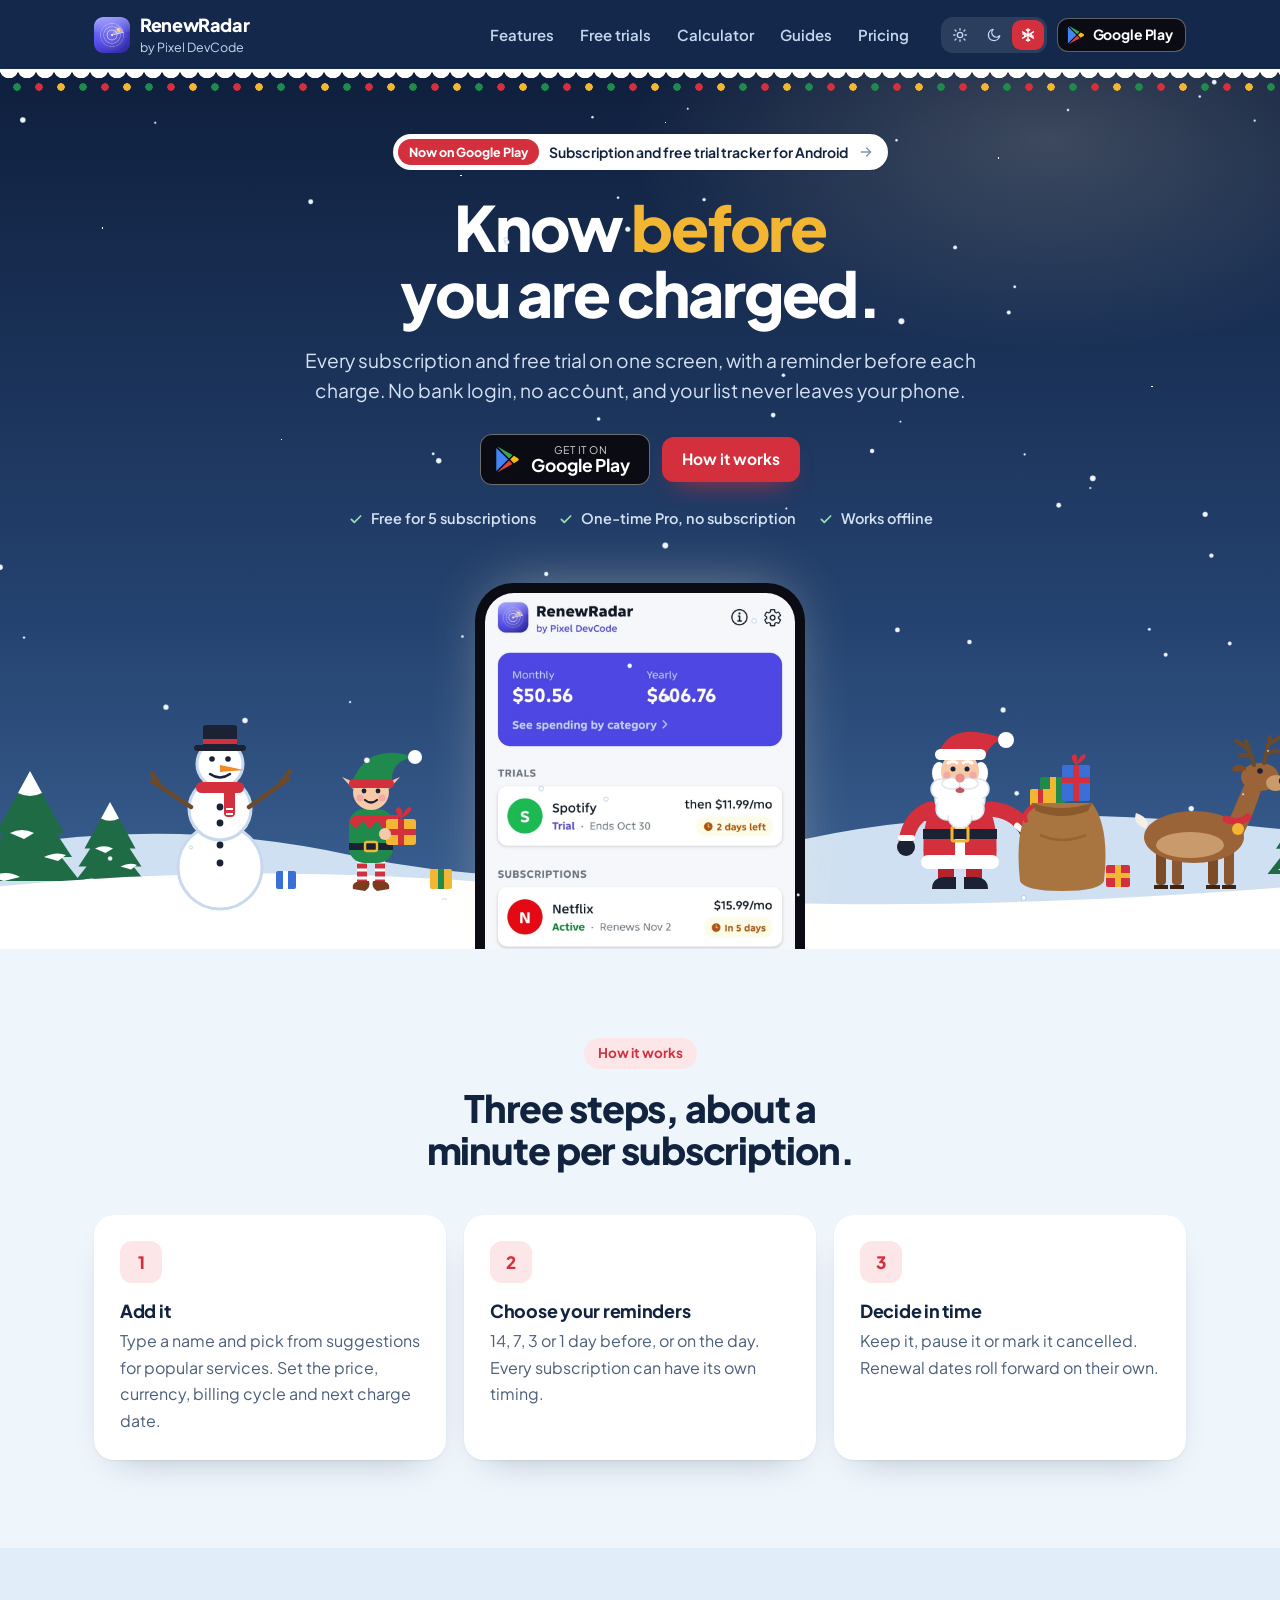
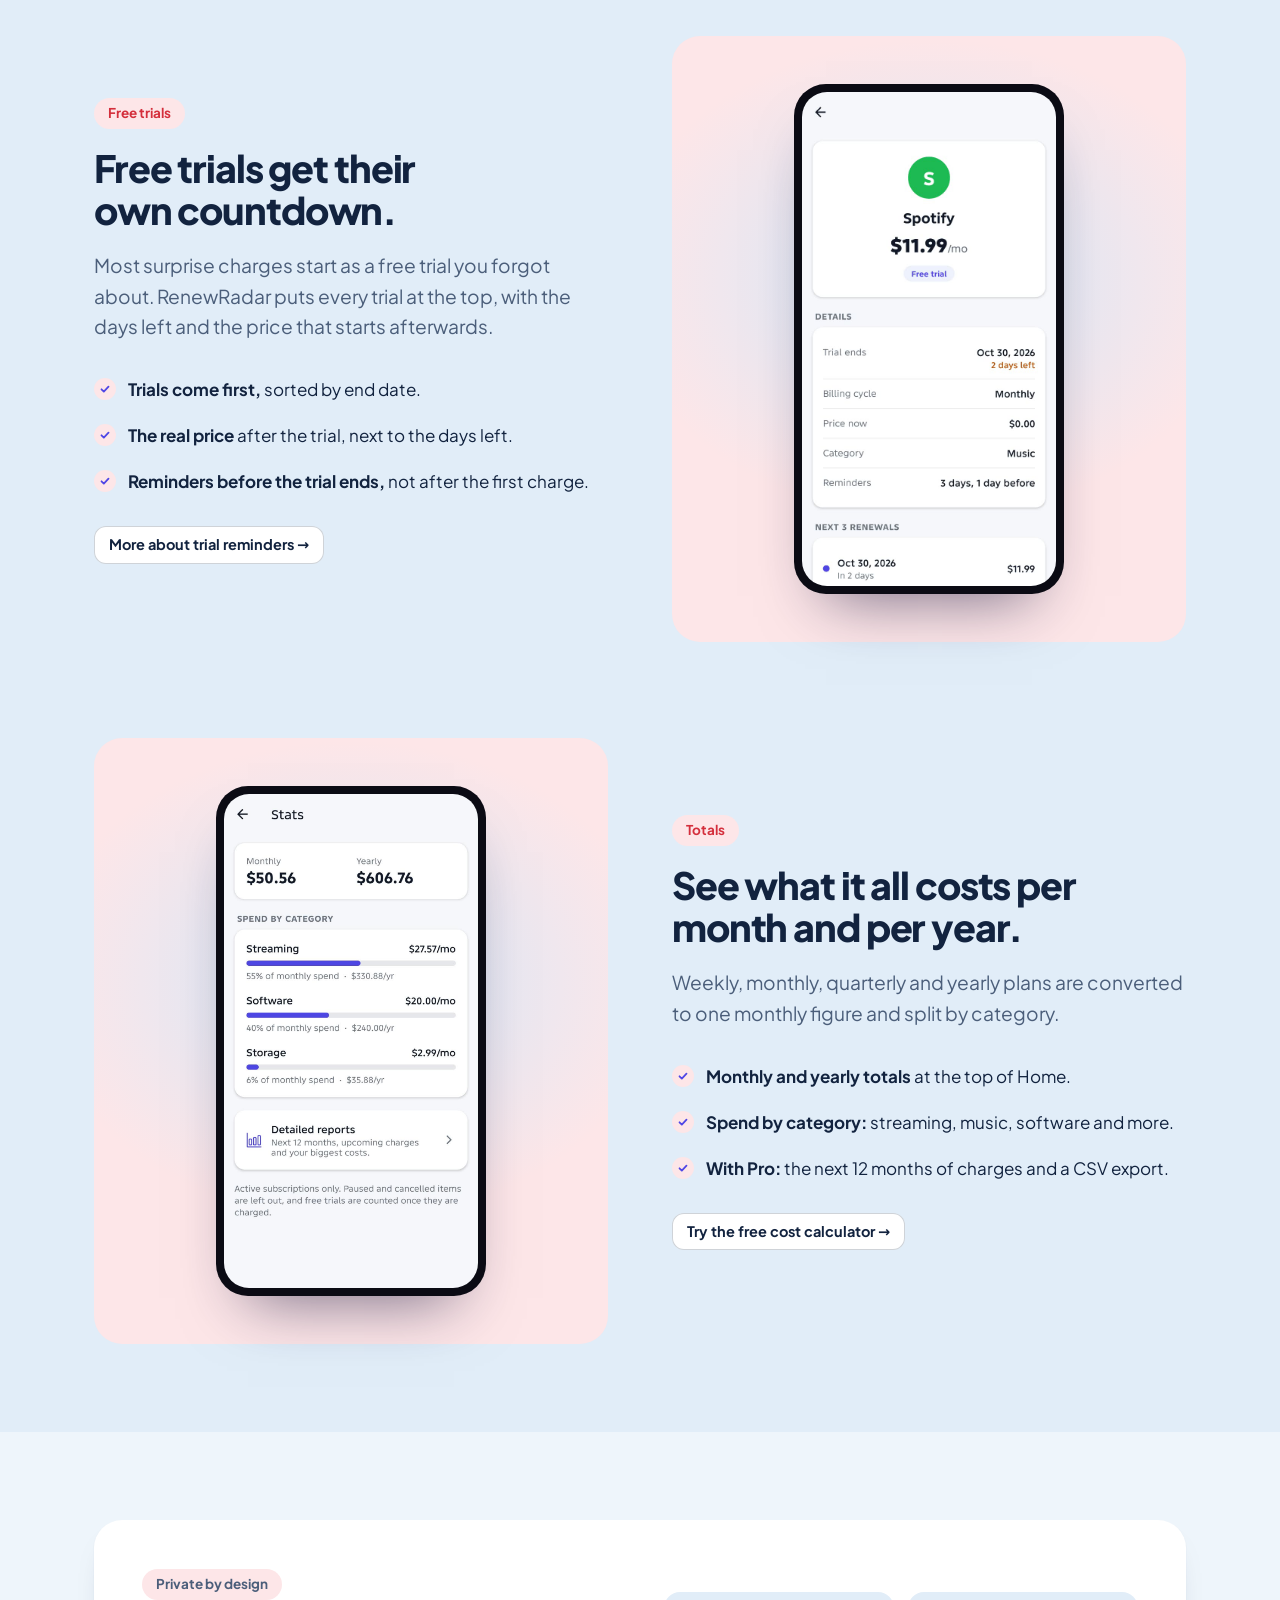
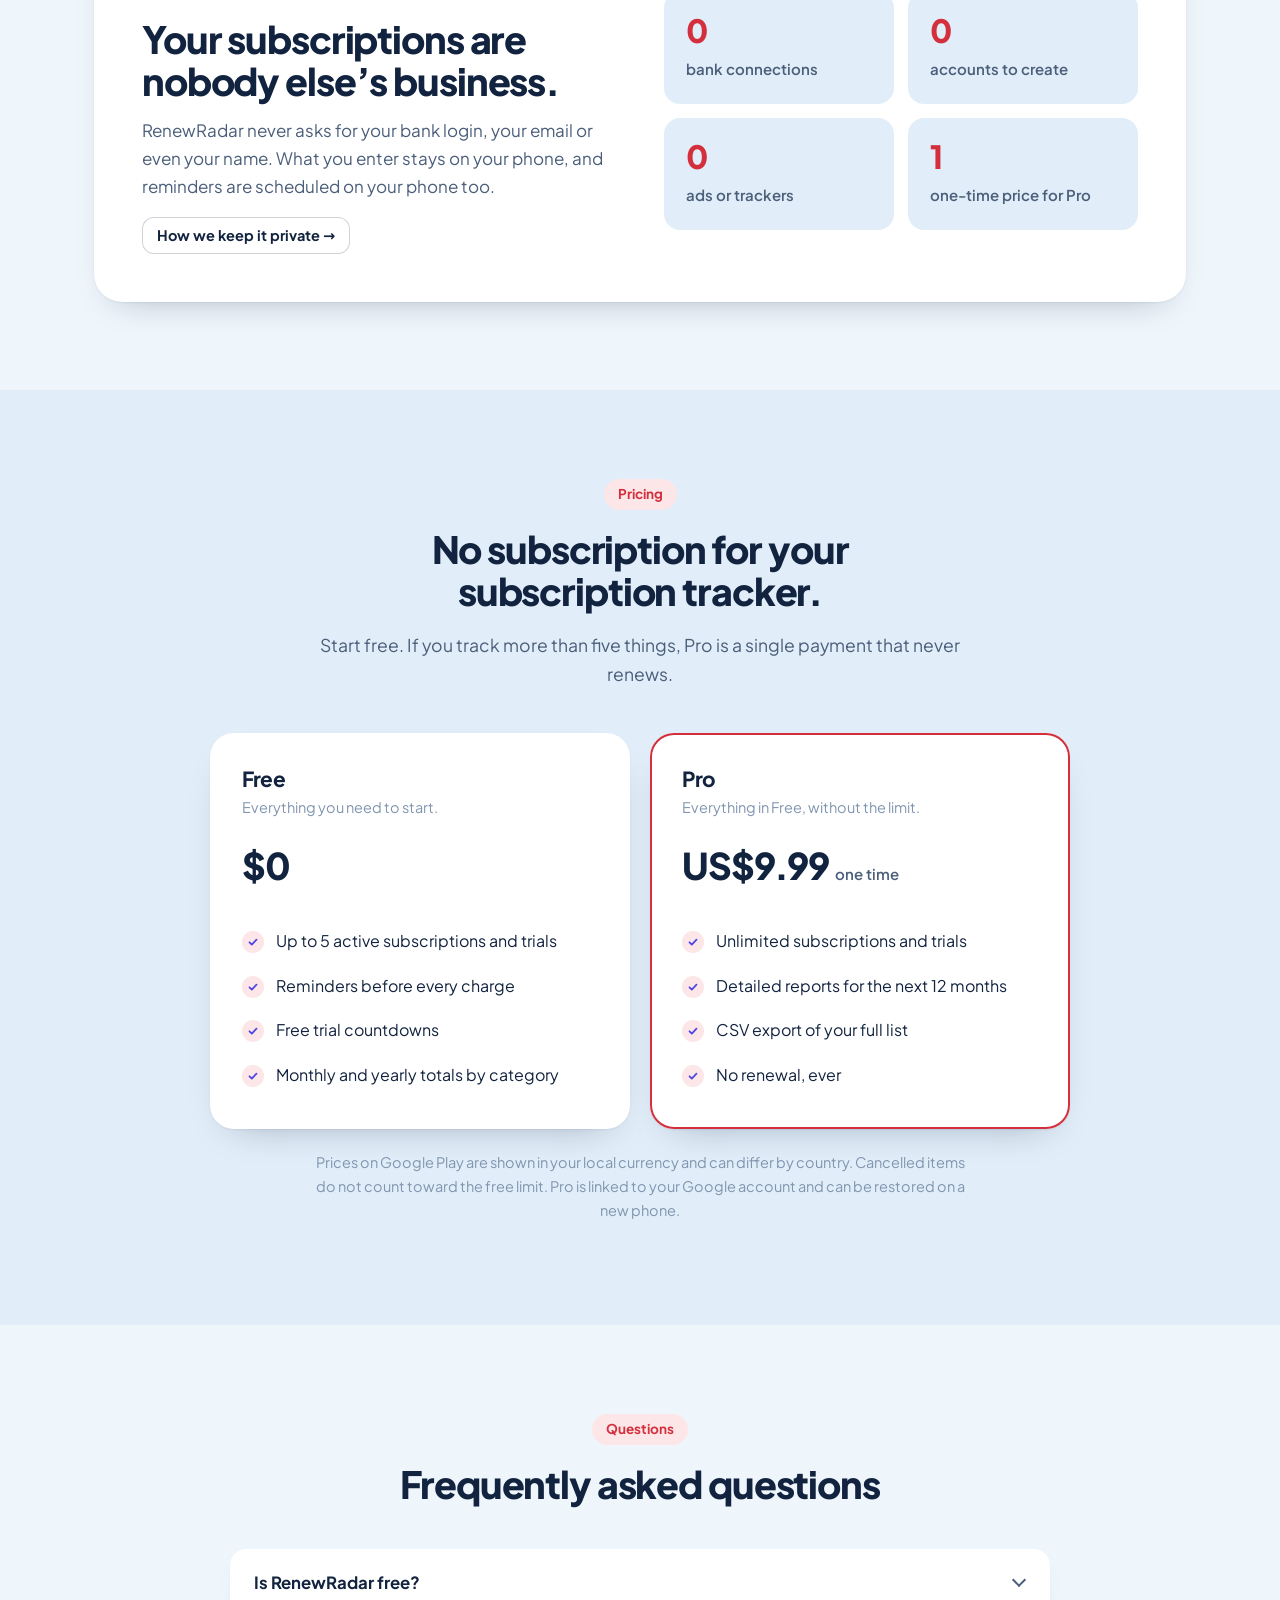
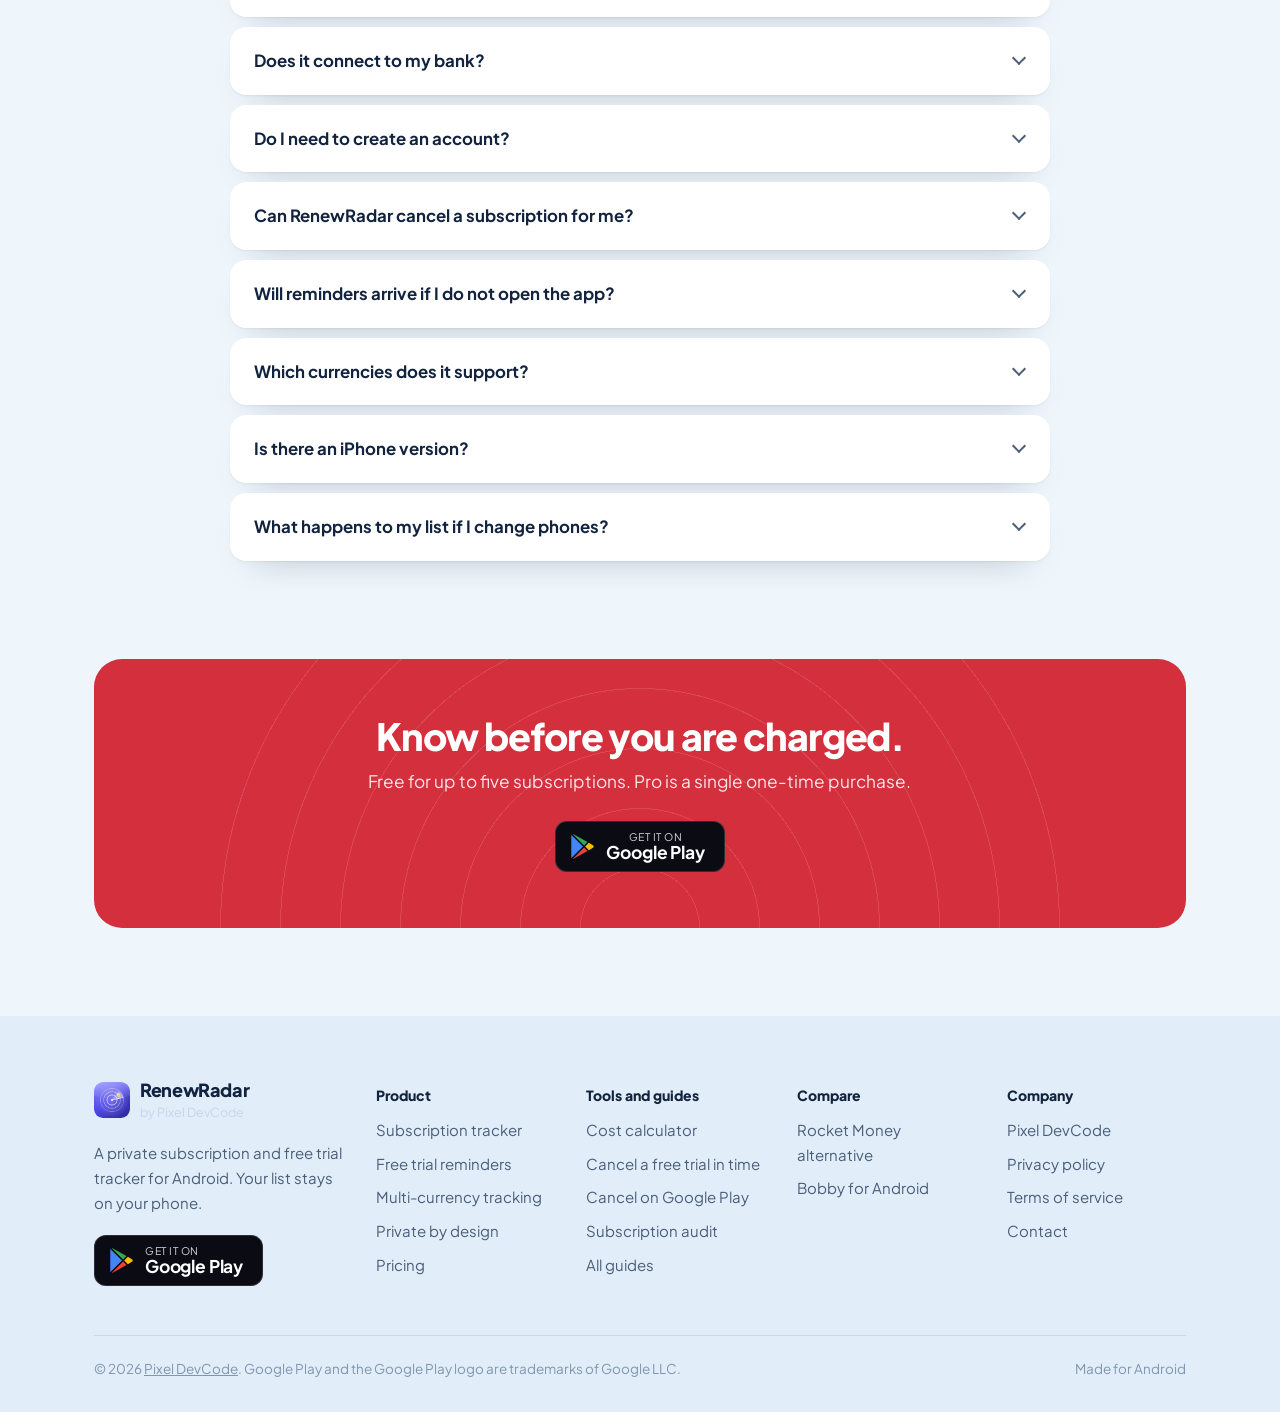
<file: index.html>
<!doctype html>
<html lang="en">
<head>
  <meta charset="utf-8">
  <meta name="viewport" content="width=device-width, initial-scale=1">
  <meta name="google-site-verification" content="j1CO1LTKK34j4kRKD7CKyY3hLCw61mzQaFAs1GppANA" />
  <title>RenewRadar: Subscription and Free Trial Tracker for Android</title>
  <meta name="description" content="Track every subscription and free trial on one screen and get reminded before each charge. No bank login, no account. Free for five subscriptions on Android.">
  <link rel="canonical" href="https://renewradar.pixeldevcode.com/">
  <meta name="theme-color" content="#13284b">
  <meta property="og:type" content="website">
  <meta property="og:site_name" content="RenewRadar">
  <meta property="og:locale" content="en_US">
  <meta property="og:title" content="RenewRadar: know before you are charged">
  <meta property="og:description" content="Track every subscription and free trial on one screen and get reminded before each charge. No bank login, no account. Free for five subscriptions on Android.">
  <meta property="og:url" content="https://renewradar.pixeldevcode.com/">
  <meta property="og:image" content="https://renewradar.pixeldevcode.com/og-banner.png">
  <meta property="og:image:width" content="1200">
  <meta property="og:image:height" content="630">
  <meta property="og:image:alt" content="RenewRadar by Pixel DevCode. Know before you are charged.">
  <meta name="twitter:card" content="summary_large_image">
  <meta name="twitter:title" content="RenewRadar: know before you are charged">
  <meta name="twitter:description" content="Track every subscription and free trial on one screen and get reminded before each charge. No bank login, no account. Free for five subscriptions on Android.">
  <meta name="twitter:image" content="https://renewradar.pixeldevcode.com/og-banner.png">
  <link rel="icon" href="/assets/img/icon.png">
  <link rel="apple-touch-icon" href="/assets/img/icon.png">
  <link rel="preload" href="/assets/fonts/plus-jakarta-sans.woff2" as="font" type="font/woff2" crossorigin>
  <script>document.documentElement.className="js";try{var t=localStorage.getItem("rr-theme");}catch(e){}if(t!=="light"&&t!=="dark"&&t!=="festive")t="festive";if(t)document.documentElement.setAttribute("data-theme",t)</script>
  <link rel="stylesheet" href="/assets/site.css?v=9774f467">
  <script type="application/ld+json">{"@context":"https://schema.org","@type":"MobileApplication","name":"RenewRadar: Subscriptions","operatingSystem":"ANDROID","applicationCategory":"FinanceApplication","description":"A private subscription and free trial tracker. Add subscriptions by hand, see monthly and yearly totals, and get reminders before every charge.","url":"https://renewradar.pixeldevcode.com/","downloadUrl":"https://play.google.com/store/apps/details?id=com.pixeldevcode.renewradar","installUrl":"https://play.google.com/store/apps/details?id=com.pixeldevcode.renewradar","image":"https://renewradar.pixeldevcode.com/assets/img/icon.png","offers":{"@type":"Offer","price":"0","priceCurrency":"USD"},"publisher":{"@type":"Organization","name":"Pixel DevCode","url":"https://pixeldevcode.com"}}</script>
  <script type="application/ld+json">{"@context":"https://schema.org","@type":"WebSite","name":"RenewRadar","url":"https://renewradar.pixeldevcode.com/","publisher":{"@type":"Organization","name":"Pixel DevCode"}}</script>
  <script type="application/ld+json">{"@context":"https://schema.org","@type":"Organization","name":"Pixel DevCode","url":"https://pixeldevcode.com","logo":"https://renewradar.pixeldevcode.com/assets/img/icon.png","email":"renewradar@pixeldevcode.com"}</script>
  <script type="application/ld+json">{"@context":"https://schema.org","@type":"FAQPage","mainEntity":[{"@type":"Question","name":"Is RenewRadar free?","acceptedAnswer":{"@type":"Answer","text":"Yes. You can track up to five active subscriptions and free trials for free, with reminders, trial countdowns and totals. Pro removes the limit and adds detailed reports and CSV export for a single one-time payment. Cancelled items do not count toward the free limit."}},{"@type":"Question","name":"Does it connect to my bank?","acceptedAnswer":{"@type":"Answer","text":"No. RenewRadar never asks for bank logins or card details. You add each subscription yourself, which takes about a minute, and nothing is read from your accounts."}},{"@type":"Question","name":"Do I need to create an account?","acceptedAnswer":{"@type":"Answer","text":"No. There is no sign-up, no email and no password. Your list is stored only on your phone."}},{"@type":"Question","name":"Can RenewRadar cancel a subscription for me?","acceptedAnswer":{"@type":"Answer","text":"No. It tells you in time, and you cancel with the service itself. Our guide to cancelling a free trial shows where to do it for the most common billing methods."}},{"@type":"Question","name":"Will reminders arrive if I do not open the app?","acceptedAnswer":{"@type":"Answer","text":"Yes. Reminders are scheduled as notifications on your phone, so they work without the app open and without internet. Some Android phones with strict battery saving can delay them; allowing notifications and setting RenewRadar to unrestricted battery use fixes that."}},{"@type":"Question","name":"Which currencies does it support?","acceptedAnswer":{"@type":"Answer","text":"Any currency with a three-letter code. USD, EUR, GBP, CAD, AUD, PHP, INR and JPY are one tap away. When you track more than one currency, totals are shown per currency, because RenewRadar does not guess exchange rates."}},{"@type":"Question","name":"Is there an iPhone version?","acceptedAnswer":{"@type":"Answer","text":"Not yet. RenewRadar is available for Android on Google Play first."}},{"@type":"Question","name":"What happens to my list if I change phones?","acceptedAnswer":{"@type":"Answer","text":"Your list stays on the old phone because nothing is synced to a server. Pro users can export a CSV copy at any time. Pro itself is linked to your Google account, so Restore purchase brings it back on a new phone."}}]}</script>
</head>
<body>
  <a class="skip" href="#main">Skip to content</a>
  <header class="top"><div class="wrap bar">
    <a class="lockup" href="/" aria-label="RenewRadar, home"><img src="/assets/img/icon.png" alt="" width="38" height="38"><span><b>RenewRadar</b><small>by Pixel DevCode</small></span></a>
    <nav class="nav" id="site-nav" aria-label="Main"><a href="/subscription-tracker/">Features</a><a href="/free-trial-reminder/">Free trials</a><a href="/subscription-cost-calculator/">Calculator</a><a href="/guides/">Guides</a><a href="/#pricing">Pricing</a></nav>
    <div class="bar-end">
      <div class="modes" role="group" aria-label="Color mode"><button type="button" data-mode="light" aria-pressed="false" aria-label="Light mode" title="Light mode"><svg viewBox="0 0 24 24" aria-hidden="true"><circle cx="12" cy="12" r="4"/><path d="M12 2.5v2M12 19.5v2M4.6 4.6L6 6M18 18l1.4 1.4M2.5 12h2M19.5 12h2M4.6 19.4L6 18M18 6l1.4-1.4"/></svg></button><button type="button" data-mode="dark" aria-pressed="false" aria-label="Dark mode" title="Dark mode"><svg viewBox="0 0 24 24" aria-hidden="true"><path d="M20.5 13.2A8.5 8.5 0 1 1 10.8 3.5a6.6 6.6 0 0 0 9.7 9.7z"/></svg></button><button type="button" data-mode="festive" aria-pressed="false" aria-label="Christmas mode" title="Christmas mode"><svg viewBox="0 0 24 24" aria-hidden="true"><path d="M12 2.5v19M3.8 7.2l16.4 9.6M3.8 16.8l16.4-9.6M9.5 4l2.5 2.5L14.5 4M9.5 20l2.5-2.5 2.5 2.5M4.2 10.3l3.4.9-.9 3.4M19.8 13.7l-3.4-.9.9-3.4"/></svg></button></div>
      <a class="play play-sm" href="https://play.google.com/store/apps/details?id=com.pixeldevcode.renewradar"><svg viewBox="0 0 24 24" aria-hidden="true"><path fill="#4285F4" d="M1.337.924a1.486 1.486 0 0 0-.112.568v21.017c0 .217.045.419.124.6l11.155-11.087L1.337.924z"/><path fill="#34A853" d="M13.544 10.989l3.258-3.238L3.45.195a1.466 1.466 0 0 0-.946-.179l11.04 10.973z"/><path fill="#FBBC04" d="M22.018 13.298l-3.919 2.218-3.515-3.493 3.543-3.521 3.891 2.202a1.49 1.49 0 0 1 0 2.594z"/><path fill="#EA4335" d="M13.544 13.056l-11 10.933c.298.036.612-.016.906-.183l13.324-7.54-3.23-3.21z"/></svg><span><b>Google Play</b></span></a>
      <button class="menu-btn" type="button" aria-label="Menu" aria-expanded="false" aria-controls="site-nav"><span></span><span></span><span></span></button>
    </div>
  </div></header>
  <main id="main">

<section class="hero">
  <svg class="winter" viewBox="0 0 1440 300" preserveAspectRatio="xMidYMax meet" aria-hidden="true" focusable="false">
  <path d="M0 214 Q220 160 430 206 T860 196 T1440 190 V300 H0 Z" fill="#cfe0f2"/>
  
  <g transform="translate(110 214) scale(1)">
    <rect x="-5" y="0" width="10" height="16" fill="#5b3b25"/>
    <path d="M0-92 L34-30 H-34 Z M0-70 L42-6 H-42 Z M0-46 L50 18 H-50 Z" fill="#1f6b46"/>
    <path d="M0-92 L12-70 Q0-64 -12-70 Z M-20-30 Q-8-36 4-30 L-6-24 Z M14-6 Q26-12 36-8 L28-2 Z M-40 14 Q-24 6 -10 14 L-26 18 Z" fill="#ffffff"/>
  </g>
  <g transform="translate(190 222) scale(0.75)">
    <rect x="-5" y="0" width="10" height="16" fill="#5b3b25"/>
    <path d="M0-92 L34-30 H-34 Z M0-70 L42-6 H-42 Z M0-46 L50 18 H-50 Z" fill="#1f6b46"/>
    <path d="M0-92 L12-70 Q0-64 -12-70 Z M-20-30 Q-8-36 4-30 L-6-24 Z M14-6 Q26-12 36-8 L28-2 Z M-40 14 Q-24 6 -10 14 L-26 18 Z" fill="#ffffff"/>
  </g>
  <g transform="translate(1400 206) scale(1.05)">
    <rect x="-5" y="0" width="10" height="16" fill="#5b3b25"/>
    <path d="M0-92 L34-30 H-34 Z M0-70 L42-6 H-42 Z M0-46 L50 18 H-50 Z" fill="#1f6b46"/>
    <path d="M0-92 L12-70 Q0-64 -12-70 Z M-20-30 Q-8-36 4-30 L-6-24 Z M14-6 Q26-12 36-8 L28-2 Z M-40 14 Q-24 6 -10 14 L-26 18 Z" fill="#ffffff"/>
  </g>
  <g transform="translate(640 214) scale(0.6)">
    <rect x="-5" y="0" width="10" height="16" fill="#5b3b25"/>
    <path d="M0-92 L34-30 H-34 Z M0-70 L42-6 H-42 Z M0-46 L50 18 H-50 Z" fill="#1f6b46"/>
    <path d="M0-92 L12-70 Q0-64 -12-70 Z M-20-30 Q-8-36 4-30 L-6-24 Z M14-6 Q26-12 36-8 L28-2 Z M-40 14 Q-24 6 -10 14 L-26 18 Z" fill="#ffffff"/>
  </g>
  <g transform="translate(820 210) scale(0.55)">
    <rect x="-5" y="0" width="10" height="16" fill="#5b3b25"/>
    <path d="M0-92 L34-30 H-34 Z M0-70 L42-6 H-42 Z M0-46 L50 18 H-50 Z" fill="#1f6b46"/>
    <path d="M0-92 L12-70 Q0-64 -12-70 Z M-20-30 Q-8-36 4-30 L-6-24 Z M14-6 Q26-12 36-8 L28-2 Z M-40 14 Q-24 6 -10 14 L-26 18 Z" fill="#ffffff"/>
  </g>
  <path d="M0 246 Q320 206 640 240 T1440 232 V300 H0 Z" fill="#ffffff"/>
  
  <g>
    <circle cx="300" cy="218" r="42" fill="#ffffff" stroke="#c8d9ee" stroke-width="3"/>
    <circle cx="300" cy="160" r="31" fill="#ffffff" stroke="#c8d9ee" stroke-width="3"/>
    <circle cx="300" cy="115" r="23" fill="#ffffff" stroke="#c8d9ee" stroke-width="3"/>
    <path d="M271 158 L232 132 M240 137 L232 124 M329 158 L368 130 M360 135 L370 122" stroke="#6b4a2b" stroke-width="4.5" stroke-linecap="round" fill="none"/>
    <rect x="276" y="133" width="48" height="11" rx="5.5" fill="#d42f3c"/>
    <rect x="304" y="138" width="11" height="30" rx="4" fill="#d42f3c"/>
    <path d="M306 160 h7 M306 165 h7" stroke="#ffffff" stroke-width="2"/>
    <circle cx="300" cy="158" r="3.4" fill="#1b2233"/>
    <circle cx="300" cy="174" r="3.4" fill="#1b2233"/>
    <circle cx="300" cy="196" r="3.4" fill="#1b2233"/>
    <circle cx="300" cy="214" r="3.4" fill="#1b2233"/>
    <circle cx="292" cy="110" r="2.8" fill="#1b2233"/>
    <circle cx="308" cy="110" r="2.8" fill="#1b2233"/>
    <path d="M300 116 L324 121 L300 123 Z" fill="#f08a24"/>
    <path d="M290 125 q10 7 20 0" stroke="#1b2233" stroke-width="2.4" fill="none" stroke-linecap="round"/>
    <rect x="283" y="76" width="34" height="22" rx="3" fill="#1b2233"/>
    <rect x="283" y="90" width="34" height="5" fill="#d42f3c"/>
    <rect x="274" y="96" width="52" height="6" rx="3" fill="#1b2233"/>
  </g>
  <g>
    <rect x="437" y="208" width="10" height="28" rx="4" fill="#d42f3c"/>
    <rect x="455" y="208" width="10" height="28" rx="4" fill="#d42f3c"/>
    <path d="M437 213 h10 M437 221 h10 M437 229 h10 M455 213 h10 M455 221 h10 M455 229 h10" stroke="#ffffff" stroke-width="3"/>
    <path d="M433 240 q-2-8 10-8 h6 q2 6-4 10 Z M469 240 q2-8-10-8 h-6 q-2 6 4 10 Z" fill="#7a3b1f"/>
    <rect x="429" y="160" width="44" height="54" rx="15" fill="#1f8a4c"/>
    <path d="M429 172 l7 8 7-8 7 8 7-8 7 8 7-8 7 8 1 0 V166 h-44 Z" fill="#d42f3c"/>
    <rect x="429" y="194" width="44" height="7" fill="#1b2233"/>
    <rect x="445" y="193" width="12" height="9" rx="2" fill="none" stroke="#f2b632" stroke-width="2.4"/>
    <rect x="466" y="170" width="30" height="26" rx="3" fill="#f2b632"/>
    <rect x="478" y="170" width="6" height="26" fill="#d42f3c"/>
    <rect x="466" y="180" width="30" height="6" fill="#d42f3c"/>
    <path d="M481 170 q-9-10-2-12 q5 2 3 12 q2-10 7-12 q7 2-8 12" fill="#d42f3c"/>
    <circle cx="465" cy="185" r="6" fill="#f6c9a8"/>
    <path d="M433 140 L422 128 L436 134 Z M469 140 L480 128 L466 134 Z" fill="#f6c9a8"/>
    <circle cx="451" cy="143" r="18" fill="#f6c9a8"/>
    <circle cx="444" cy="142" r="2.4" fill="#1b2233"/>
    <circle cx="458" cy="142" r="2.4" fill="#1b2233"/>
    <circle cx="440" cy="149" r="3.6" fill="#f3a3a0" opacity=".8"/>
    <circle cx="462" cy="149" r="3.6" fill="#f3a3a0" opacity=".8"/>
    <path d="M445 151 q6 5 12 0" stroke="#1b2233" stroke-width="2.2" fill="none" stroke-linecap="round"/>
    <path d="M431 136 Q446 92 494 108 Q470 112 472 134 Z" fill="#1f8a4c"/>
    <rect x="429" y="130" width="45" height="9" rx="4.5" fill="#d42f3c"/>
    <circle cx="495" cy="108" r="7" fill="#ffffff"/>
  </g>
  <g>
    <rect x="1018" y="206" width="16" height="26" fill="#b5232f"/>
    <rect x="1046" y="206" width="16" height="26" fill="#b5232f"/>
    <path d="M1012 240 q0-12 14-12 h10 v12 Z M1068 240 q0-12-14-12 h-10 v12 Z" fill="#1b2233"/>
    <path d="M1004 214 Q1000 160 1022 150 H1058 Q1080 160 1076 214 Z" fill="#d42f3c"/>
    <rect x="1001" y="206" width="78" height="14" rx="7" fill="#ffffff"/>
    <rect x="1035" y="150" width="10" height="60" fill="#ffffff"/>
    <rect x="1003" y="180" width="74" height="10" fill="#1b2233"/>
    <rect x="1032" y="178" width="16" height="14" rx="2" fill="none" stroke="#f2b632" stroke-width="3"/>
    <path d="M1010 160 Q990 168 986 192" stroke="#d42f3c" stroke-width="15" stroke-linecap="round" fill="none"/>
    <path d="M1070 160 Q1094 162 1104 178" stroke="#d42f3c" stroke-width="15" stroke-linecap="round" fill="none"/>
    <circle cx="986" cy="198" r="9" fill="#1b2233"/>
    <circle cx="1108" cy="182" r="9" fill="#1b2233"/>
    <rect x="978" y="186" width="17" height="6" rx="3" fill="#ffffff"/>
    <rect x="1098" y="172" width="6" height="16" rx="3" fill="#ffffff" transform="rotate(-50 1101 180)"/>
    <ellipse cx="1019" cy="124" rx="7" ry="11" fill="#ffffff"/>
    <ellipse cx="1061" cy="124" rx="7" ry="11" fill="#ffffff"/>
    <circle cx="1040" cy="122" r="19" fill="#f6c9a8"/>
    <g fill="#ffffff" stroke="#dde5f0" stroke-width="1.5">
      <ellipse cx="1040" cy="150" rx="25" ry="20"/>
      <circle cx="1021" cy="140" r="10"/>
      <circle cx="1059" cy="140" r="10"/>
      <circle cx="1027" cy="160" r="11"/>
      <circle cx="1053" cy="160" r="11"/>
      <circle cx="1040" cy="167" r="12"/>
    </g>
    <ellipse cx="1040" cy="152" rx="22" ry="17" fill="#ffffff"/>
    <ellipse cx="1040" cy="141" rx="4.5" ry="3" fill="#c4565a"/>
    <ellipse cx="1031.5" cy="134.5" rx="9.5" ry="5.5" fill="#ffffff" stroke="#dde5f0" stroke-width="1.5"/>
    <ellipse cx="1048.5" cy="134.5" rx="9.5" ry="5.5" fill="#ffffff" stroke="#dde5f0" stroke-width="1.5"/>
    <circle cx="1040" cy="129" r="4.6" fill="#e8908c"/>
    <circle cx="1027" cy="126" r="3.6" fill="#f3a3a0" opacity=".85"/>
    <circle cx="1053" cy="126" r="3.6" fill="#f3a3a0" opacity=".85"/>
    <circle cx="1033" cy="120" r="2.5" fill="#1b2233"/>
    <circle cx="1047" cy="120" r="2.5" fill="#1b2233"/>
    <path d="M1028 114 q5-3 9 0 M1043 114 q5-3 9 0" stroke="#ffffff" stroke-width="3" stroke-linecap="round" fill="none"/>
    <path d="M1018 106 Q1030 70 1084 90 Q1070 94 1066 106 Z" fill="#d42f3c"/>
    <rect x="1015" y="100" width="51" height="11" rx="5.5" fill="#ffffff"/>
    <circle cx="1086" cy="91" r="8" fill="#ffffff"/>
  </g>
  <g>
    <rect x="1120" y="128" width="26" height="26" rx="2" fill="#1f8a4c"/>
    <rect x="1130" y="128" width="6" height="26" fill="#f2b632"/>
    <rect x="1142" y="116" width="28" height="36" rx="2" fill="#3b6fd8"/>
    <rect x="1153" y="116" width="6" height="36" fill="#d42f3c"/>
    <rect x="1142" y="128" width="28" height="6" fill="#d42f3c"/>
    <path d="M1156 116 q-8-9-1-11 q4 2 1 11 q3-9 8-11 q6 3-8 11" fill="#d42f3c"/>
    <rect x="1110" y="140" width="22" height="18" rx="2" fill="#f2b632"/>
    <rect x="1118" y="140" width="5" height="18" fill="#d42f3c"/>
    <path d="M1112 154 Q1094 178 1100 232 Q1104 242 1142 242 Q1180 242 1184 232 Q1190 178 1172 154 Z" fill="#a8743f"/>
    <path d="M1112 154 Q1142 164 1172 154 L1168 162 Q1142 172 1116 162 Z" fill="#8a5a2c"/>
    <path d="M1120 186 q22 10 46 0" stroke="#8a5a2c" stroke-width="2.5" fill="none" opacity=".6"/>
    <path d="M1112 158 q-10 6-6 14" stroke="#d42f3c" stroke-width="4" fill="none" stroke-linecap="round"/>
  </g>
  <g>
    <rect x="1236" y="196" width="10" height="40" rx="4" fill="#7c4c27"/>
    <rect x="1252" y="200" width="10" height="36" rx="4" fill="#8a5730"/>
    <rect x="1288" y="196" width="10" height="40" rx="4" fill="#7c4c27"/>
    <rect x="1304" y="200" width="10" height="36" rx="4" fill="#8a5730"/>
    <path d="M1234 236 h14 v4 h-14 Z M1250 236 h14 v4 h-14 Z M1286 236 h14 v4 h-14 Z M1302 236 h14 v4 h-14 Z" fill="#3b2516"/>
    <ellipse cx="1274" cy="188" rx="50" ry="26" fill="#9a6338"/>
    <ellipse cx="1270" cy="196" rx="34" ry="13" fill="#c99a6b"/>
    <path d="M1226 180 q-14-6-10-16 q8 2 12 10" fill="#f6efe6"/>
    <path d="M1306 178 Q1318 150 1326 132 L1342 138 Q1336 160 1322 188 Z" fill="#9a6338"/>
    <path d="M1306 170 Q1318 176 1328 168" stroke="#d42f3c" stroke-width="7" fill="none" stroke-linecap="round"/>
    <circle cx="1318" cy="180" r="6" fill="#f2b632"/>
    <ellipse cx="1340" cy="128" rx="19" ry="14" fill="#9a6338"/>
    <ellipse cx="1356" cy="134" rx="10" ry="8" fill="#c99a6b"/>
    <circle cx="1363" cy="132" r="4.2" fill="#3b2516"/>
    <circle cx="1340" cy="122" r="2.8" fill="#1b2233"/>
    <path d="M1326 118 q-12-6-14 4 q8 2 14-1" fill="#7c4c27"/>
    <path d="M1334 116 L1326 92 M1328 100 L1316 92 M1330 106 L1320 106 M1344 114 L1350 88 M1348 96 L1360 88 M1347 104 L1358 102" stroke="#6b4a2b" stroke-width="4" stroke-linecap="round" fill="none"/>
  </g>
  <g>
    <rect x="1186" y="216" width="24" height="22" rx="2" fill="#d42f3c"/>
    <rect x="1195" y="216" width="6" height="22" fill="#f2b632"/>
    <rect x="1186" y="224" width="24" height="5" fill="#f2b632"/>
    <rect x="356" y="222" width="20" height="18" rx="2" fill="#3b6fd8"/>
    <rect x="363" y="222" width="5" height="18" fill="#ffffff"/>
    <rect x="510" y="220" width="22" height="20" rx="2" fill="#f2b632"/>
    <rect x="518" y="220" width="6" height="20" fill="#1f8a4c"/>
  </g>
</svg>
  <div class="wrap">
    <a class="eyebrow rise" style="--i:0" href="https://play.google.com/store/apps/details?id=com.pixeldevcode.renewradar"><span class="badge">Now on Google Play</span>Subscription and free trial tracker for Android<svg viewBox="0 0 24 24" aria-hidden="true"><path d="M5 12h14M13 6l6 6-6 6"/></svg></a>
    <h1 class="rise" style="--i:1">Know <span class="mark">before</span> you are charged.</h1>
    <p class="lede rise" style="--i:2">Every subscription and free trial on one screen, with a reminder before each charge. No bank login, no account, and your list never leaves your phone.</p>
    <div class="hero-cta rise" style="--i:3"><a class="play" href="https://play.google.com/store/apps/details?id=com.pixeldevcode.renewradar"><svg viewBox="0 0 24 24" aria-hidden="true"><path fill="#4285F4" d="M1.337.924a1.486 1.486 0 0 0-.112.568v21.017c0 .217.045.419.124.6l11.155-11.087L1.337.924z"/><path fill="#34A853" d="M13.544 10.989l3.258-3.238L3.45.195a1.466 1.466 0 0 0-.946-.179l11.04 10.973z"/><path fill="#FBBC04" d="M22.018 13.298l-3.919 2.218-3.515-3.493 3.543-3.521 3.891 2.202a1.49 1.49 0 0 1 0 2.594z"/><path fill="#EA4335" d="M13.544 13.056l-11 10.933c.298.036.612-.016.906-.183l13.324-7.54-3.23-3.21z"/></svg><span><small>Get it on</small><b>Google Play</b></span></a><a class="btn btn-primary" href="#how">How it works</a></div>
    <ul class="facts rise" style="--i:4">
      <li><svg viewBox="0 0 24 24" aria-hidden="true"><path d="M5 12.5l4.5 4.5L19 7.5"/></svg>Free for 5 subscriptions</li>
      <li><svg viewBox="0 0 24 24" aria-hidden="true"><path d="M5 12.5l4.5 4.5L19 7.5"/></svg>One-time Pro, no subscription</li>
      <li><svg viewBox="0 0 24 24" aria-hidden="true"><path d="M5 12.5l4.5 4.5L19 7.5"/></svg>Works offline</li>
    </ul>
    <div class="rise-phone rise" style="--i:3">
      <div class="frame"><div><img src="/assets/img/app-home.jpg" alt="RenewRadar home screen with monthly and yearly totals, a Spotify trial with 2 days left and subscriptions sorted by renewal date" width="922" height="2048" fetchpriority="high"></div></div>
    </div>
  </div>
</section>

<section class="section" id="how">
  <div class="wrap">
    <div class="section-head reveal">
      <p class="tag">How it works</p>
      <h2>Three steps, about a minute per subscription.</h2>
    </div>
    <div class="grid-3 reveal">
      <div class="card"><div class="dot">1</div><h3>Add it</h3><p>Type a name and pick from suggestions for popular services. Set the price, currency, billing cycle and next charge date.</p></div>
      <div class="card"><div class="dot">2</div><h3>Choose your reminders</h3><p>14, 7, 3 or 1 day before, or on the day. Every subscription can have its own timing.</p></div>
      <div class="card"><div class="dot">3</div><h3>Decide in time</h3><p>Keep it, pause it or mark it cancelled. Renewal dates roll forward on their own.</p></div>
    </div>
  </div>
</section>

<section class="section section-alt">
  <div class="wrap">
    <div class="split reveal">
      <div>
        <p class="tag">Free trials</p>
        <h2>Free trials get their own countdown.</h2>
        <p class="lede">Most surprise charges start as a free trial you forgot about. RenewRadar puts every trial at the top, with the days left and the price that starts afterwards.</p>
        <ul class="ticks">
          <li><b>Trials come first,</b> sorted by end date.</li>
          <li><b>The real price</b> after the trial, next to the days left.</li>
          <li><b>Reminders before the trial ends,</b> not after the first charge.</li>
        </ul>
        <p style="margin-top:22px"><a class="btn btn-ghost btn-sm" href="/free-trial-reminder/">More about trial reminders &rarr;</a></p>
      </div>
      <div class="shot"><div class="device"><div><img src="/assets/img/app-trial.jpg" alt="RenewRadar detail screen for a Spotify free trial ending in 2 days, then $11.99 a month" width="672" height="2048" loading="lazy" decoding="async"></div></div></div>
    </div>

    <div class="split flip reveal">
      <div>
        <p class="tag">Totals</p>
        <h2>See what it all costs per month and per year.</h2>
        <p class="lede">Weekly, monthly, quarterly and yearly plans are converted to one monthly figure and split by category.</p>
        <ul class="ticks">
          <li><b>Monthly and yearly totals</b> at the top of Home.</li>
          <li><b>Spend by category:</b> streaming, music, software and more.</li>
          <li><b>With Pro:</b> the next 12 months of charges and a CSV export.</li>
        </ul>
        <p style="margin-top:22px"><a class="btn btn-ghost btn-sm" href="/subscription-cost-calculator/">Try the free cost calculator &rarr;</a></p>
      </div>
      <div class="shot"><div class="device"><div><img src="/assets/img/app-stats.jpg" alt="RenewRadar stats screen showing $50.56 a month and $606.76 a year, split by category" width="922" height="2048" loading="lazy" decoding="async"></div></div></div>
    </div>
  </div>
</section>

<section class="section">
  <div class="wrap">
    <div class="privacy reveal">
      <div>
        <p class="tag">Private by design</p>
        <h2>Your subscriptions are nobody else&rsquo;s business.</h2>
        <p>RenewRadar never asks for your bank login, your email or even your name. What you enter stays on your phone, and reminders are scheduled on your phone too.</p>
        <a class="btn btn-ghost btn-sm" href="/private-subscription-tracker/">How we keep it private &rarr;</a>
      </div>
      <ul class="zeros">
        <li><b>0</b><span>bank connections</span></li>
        <li><b>0</b><span>accounts to create</span></li>
        <li><b>0</b><span>ads or trackers</span></li>
        <li><b>1</b><span>one-time price for Pro</span></li>
      </ul>
    </div>
  </div>
</section>

<section class="section section-alt" id="pricing">
  <div class="wrap">
    <div class="section-head reveal">
      <p class="tag">Pricing</p>
      <h2>No subscription for your subscription tracker.</h2>
      <p>Start free. If you track more than five things, Pro is a single payment that never renews.</p>
    </div>
    <div class="plans reveal">
      <div class="plan">
        <h3>Free</h3>
        <p class="fine">Everything you need to start.</p>
        <p class="price">$0</p>
        <ul class="ticks">
          <li>Up to 5 active subscriptions and trials</li>
          <li>Reminders before every charge</li>
          <li>Free trial countdowns</li>
          <li>Monthly and yearly totals by category</li>
        </ul>
      </div>
      <div class="plan plan-pro">
        <h3>Pro</h3>
        <p class="fine">Everything in Free, without the limit.</p>
        <p class="price">US$9.99 <small>one time</small></p>
        <ul class="ticks">
          <li>Unlimited subscriptions and trials</li>
          <li>Detailed reports for the next 12 months</li>
          <li>CSV export of your full list</li>
          <li>No renewal, ever</li>
        </ul>
      </div>
    </div>
    <p class="fine center" style="margin-top:22px;max-width:46em">Prices on Google Play are shown in your local currency and can differ by country. Cancelled items do not count toward the free limit. Pro is linked to your Google account and can be restored on a new phone.</p>
  </div>
</section>

<section class="section" id="faq">
  <div class="wrap">
    <div class="section-head reveal">
      <p class="tag">Questions</p>
      <h2>Frequently asked questions</h2>
    </div>
    <div class="faq"><details><summary>Is RenewRadar free?</summary><div>Yes. You can track up to five active subscriptions and free trials for free, with reminders, trial countdowns and totals. Pro removes the limit and adds detailed reports and CSV export for a single one-time payment. Cancelled items do not count toward the free limit.</div></details><details><summary>Does it connect to my bank?</summary><div>No. RenewRadar never asks for bank logins or card details. You add each subscription yourself, which takes about a minute, and nothing is read from your accounts.</div></details><details><summary>Do I need to create an account?</summary><div>No. There is no sign-up, no email and no password. Your list is stored only on your phone.</div></details><details><summary>Can RenewRadar cancel a subscription for me?</summary><div>No. It tells you in time, and you cancel with the service itself. Our <a href="/guides/cancel-free-trial-before-charged/">guide to cancelling a free trial</a> shows where to do it for the most common billing methods.</div></details><details><summary>Will reminders arrive if I do not open the app?</summary><div>Yes. Reminders are scheduled as notifications on your phone, so they work without the app open and without internet. Some Android phones with strict battery saving can delay them; allowing notifications and setting RenewRadar to unrestricted battery use fixes that.</div></details><details><summary>Which currencies does it support?</summary><div>Any currency with a three-letter code. USD, EUR, GBP, CAD, AUD, PHP, INR and JPY are one tap away. When you track more than one currency, totals are shown per currency, because RenewRadar does not guess exchange rates.</div></details><details><summary>Is there an iPhone version?</summary><div>Not yet. RenewRadar is available for Android on Google Play first.</div></details><details><summary>What happens to my list if I change phones?</summary><div>Your list stays on the old phone because nothing is synced to a server. Pro users can export a CSV copy at any time. Pro itself is linked to your Google account, so Restore purchase brings it back on a new phone.</div></details></div>
  </div>
</section>

<section class="cta-band"><div class="wrap"><div class="cta-box reveal">
    <div><h2>Know before you are charged.</h2><p>Free for up to five subscriptions. Pro is a single one-time purchase.</p></div>
    <a class="play" href="https://play.google.com/store/apps/details?id=com.pixeldevcode.renewradar"><svg viewBox="0 0 24 24" aria-hidden="true"><path fill="#4285F4" d="M1.337.924a1.486 1.486 0 0 0-.112.568v21.017c0 .217.045.419.124.6l11.155-11.087L1.337.924z"/><path fill="#34A853" d="M13.544 10.989l3.258-3.238L3.45.195a1.466 1.466 0 0 0-.946-.179l11.04 10.973z"/><path fill="#FBBC04" d="M22.018 13.298l-3.919 2.218-3.515-3.493 3.543-3.521 3.891 2.202a1.49 1.49 0 0 1 0 2.594z"/><path fill="#EA4335" d="M13.544 13.056l-11 10.933c.298.036.612-.016.906-.183l13.324-7.54-3.23-3.21z"/></svg><span><small>Get it on</small><b>Google Play</b></span></a>
  </div></div></section>

  </main>
  <footer class="foot"><div class="wrap">
    <div class="foot-grid">
      <div class="foot-brand">
        <a class="lockup" href="/" aria-label="RenewRadar, home"><img src="/assets/img/icon.png" alt="" width="38" height="38"><span><b>RenewRadar</b><small>by Pixel DevCode</small></span></a>
        <p>A private subscription and free trial tracker for Android. Your list stays on your phone.</p>
        <a class="play" href="https://play.google.com/store/apps/details?id=com.pixeldevcode.renewradar"><svg viewBox="0 0 24 24" aria-hidden="true"><path fill="#4285F4" d="M1.337.924a1.486 1.486 0 0 0-.112.568v21.017c0 .217.045.419.124.6l11.155-11.087L1.337.924z"/><path fill="#34A853" d="M13.544 10.989l3.258-3.238L3.45.195a1.466 1.466 0 0 0-.946-.179l11.04 10.973z"/><path fill="#FBBC04" d="M22.018 13.298l-3.919 2.218-3.515-3.493 3.543-3.521 3.891 2.202a1.49 1.49 0 0 1 0 2.594z"/><path fill="#EA4335" d="M13.544 13.056l-11 10.933c.298.036.612-.016.906-.183l13.324-7.54-3.23-3.21z"/></svg><span><small>Get it on</small><b>Google Play</b></span></a>
      </div>
      <div><h2>Product</h2><ul><li><a href="/subscription-tracker/">Subscription tracker</a></li><li><a href="/free-trial-reminder/">Free trial reminders</a></li><li><a href="/multi-currency-subscription-tracker/">Multi-currency tracking</a></li><li><a href="/private-subscription-tracker/">Private by design</a></li><li><a href="/#pricing">Pricing</a></li></ul></div>
      <div><h2>Tools and guides</h2><ul><li><a href="/subscription-cost-calculator/">Cost calculator</a></li><li><a href="/guides/cancel-free-trial-before-charged/">Cancel a free trial in time</a></li><li><a href="/guides/cancel-google-play-subscription/">Cancel on Google Play</a></li><li><a href="/guides/subscription-audit/">Subscription audit</a></li><li><a href="/guides/">All guides</a></li></ul></div>
      <div><h2>Compare</h2><ul><li><a href="/rocket-money-alternative/">Rocket Money alternative</a></li><li><a href="/bobby-alternative-android/">Bobby for Android</a></li></ul></div>
      <div><h2>Company</h2><ul><li><a href="https://pixeldevcode.com">Pixel DevCode</a></li><li><a href="/privacy.html">Privacy policy</a></li><li><a href="/terms.html">Terms of service</a></li><li><a href="mailto:renewradar@pixeldevcode.com">Contact</a></li></ul></div>
    </div>
    <div class="foot-base"><span>&copy; 2026 <a href="https://pixeldevcode.com">Pixel DevCode</a>. Google Play and the Google Play logo are trademarks of Google LLC.</span><span>Made for Android</span></div>
  </div></footer>
  <script src="/assets/site.js?v=c0725a96" defer></script>

</body>
</html>
</file>
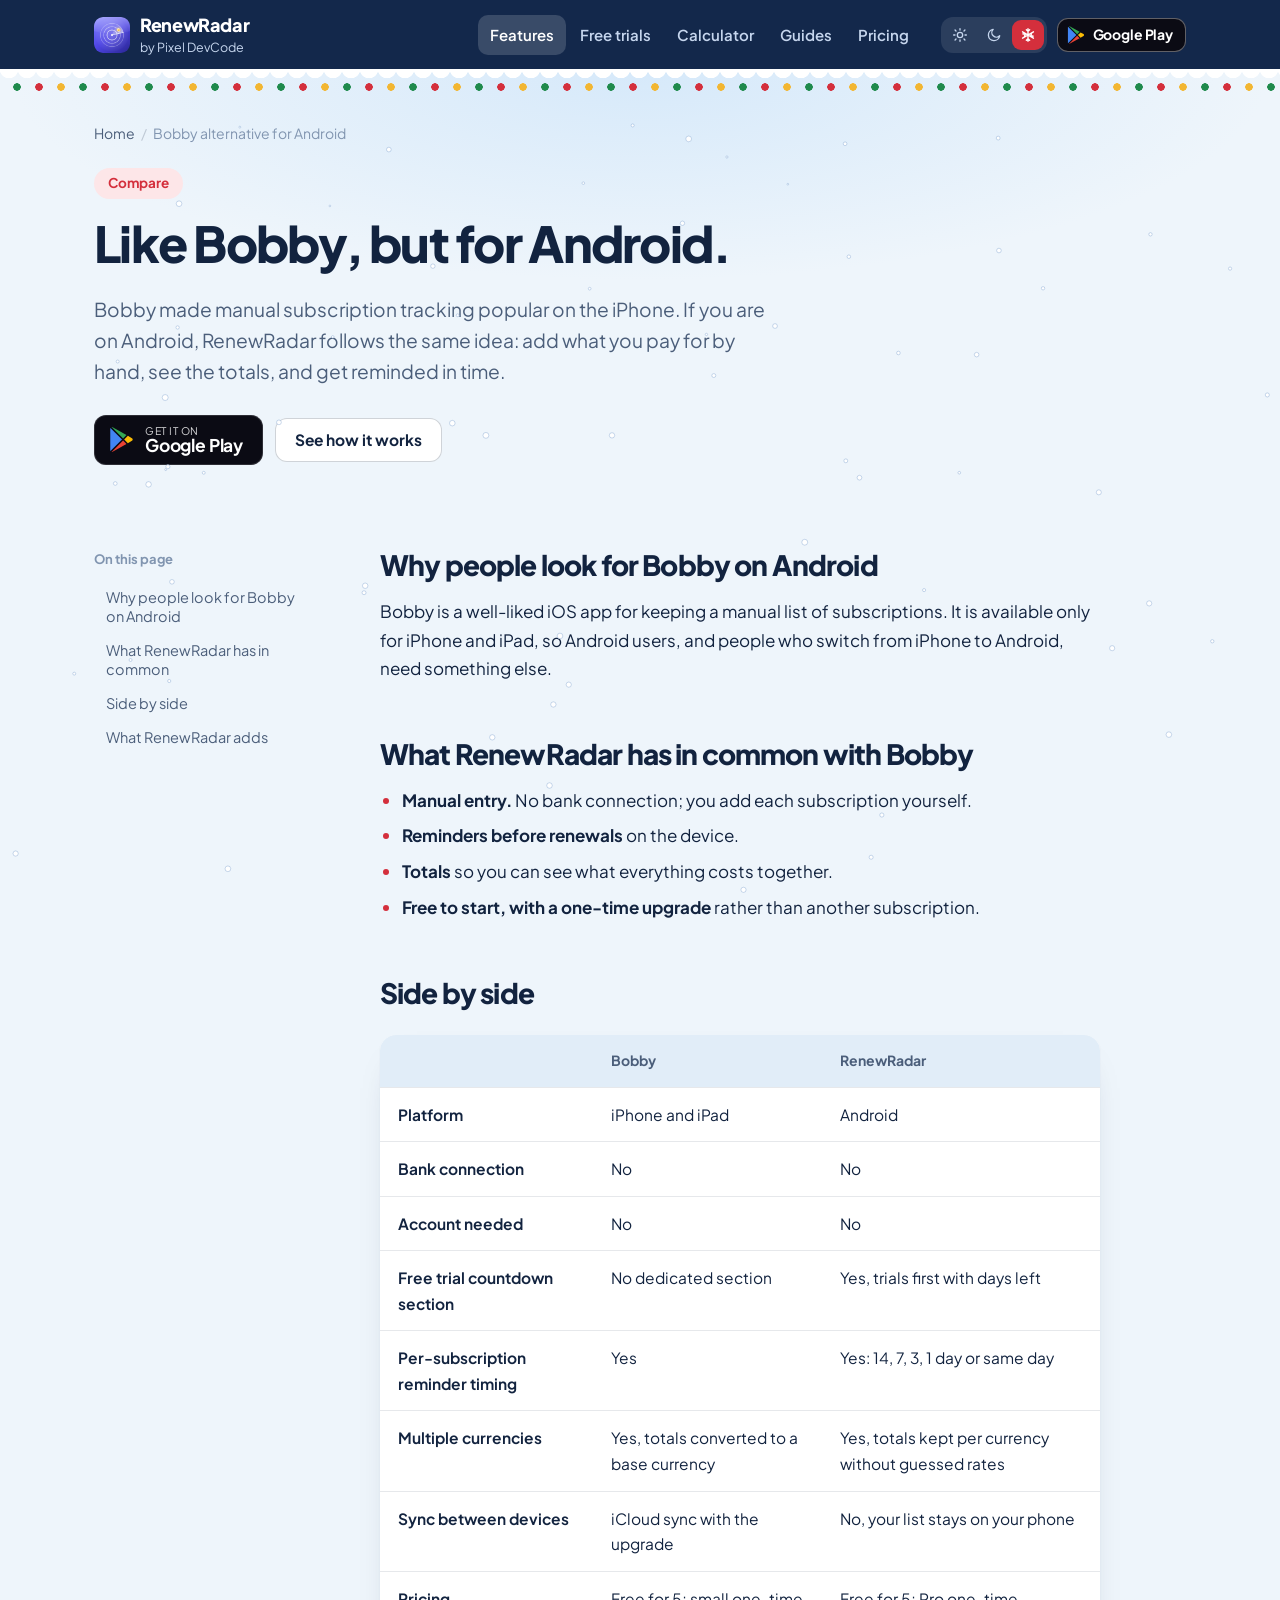
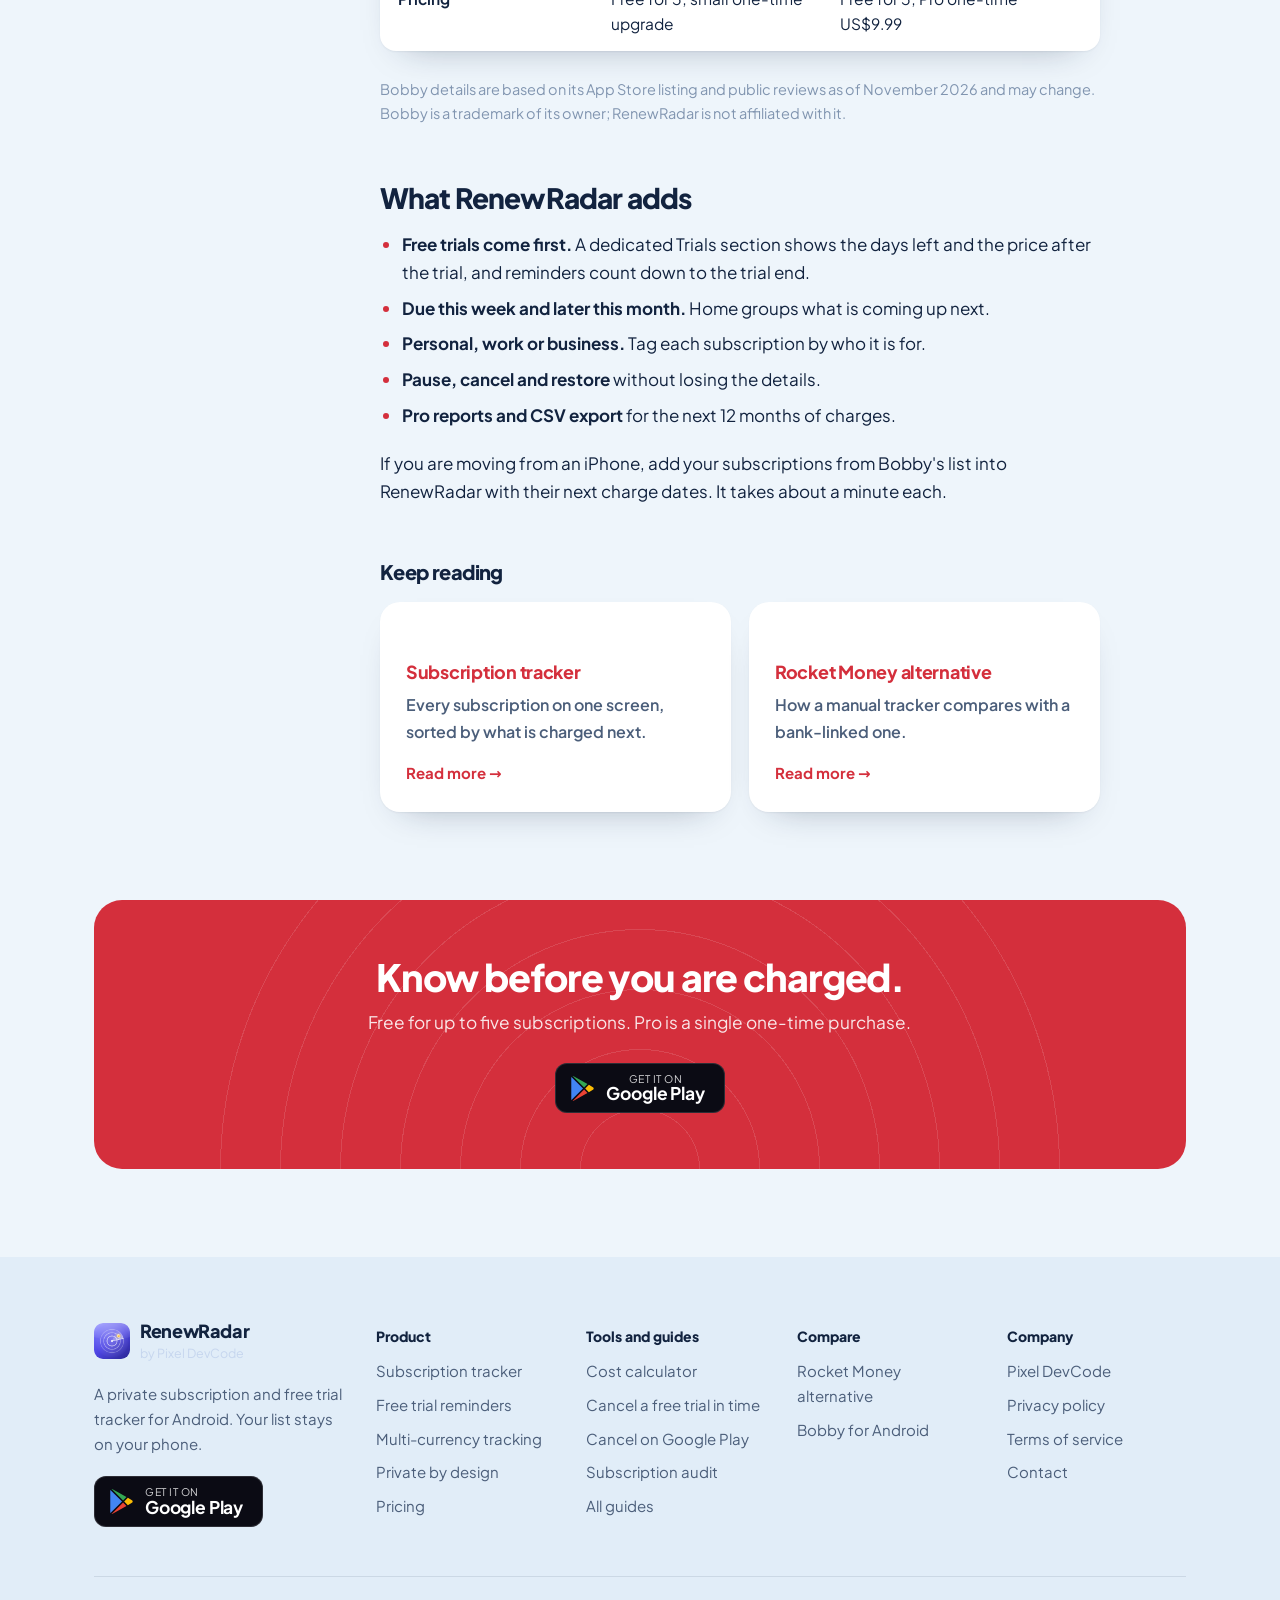
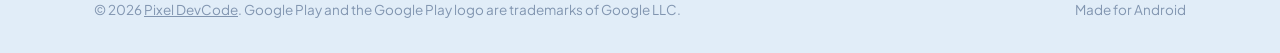
<file: bobby-alternative-android/index.html>
<!doctype html>
<html lang="en">
<head>
  <meta charset="utf-8">
  <meta name="viewport" content="width=device-width, initial-scale=1">
  <meta name="google-site-verification" content="j1CO1LTKK34j4kRKD7CKyY3hLCw61mzQaFAs1GppANA" />
  <title>Bobby Alternative for Android: Manual Subscription Tracker | RenewRadar</title>
  <meta name="description" content="Bobby is a popular manual subscription tracker for iPhone. RenewRadar brings the same simple, private approach to Android, with free trial countdowns and multi-currency support.">
  <link rel="canonical" href="https://renewradar.pixeldevcode.com/bobby-alternative-android/">
  <meta name="theme-color" content="#13284b">
  <meta property="og:type" content="website">
  <meta property="og:site_name" content="RenewRadar">
  <meta property="og:locale" content="en_US">
  <meta property="og:title" content="Bobby Alternative for Android: Manual Subscription Tracker | RenewRadar">
  <meta property="og:description" content="Bobby is a popular manual subscription tracker for iPhone. RenewRadar brings the same simple, private approach to Android, with free trial countdowns and multi-currency support.">
  <meta property="og:url" content="https://renewradar.pixeldevcode.com/bobby-alternative-android/">
  <meta property="og:image" content="https://renewradar.pixeldevcode.com/og-banner.png">
  <meta property="og:image:width" content="1200">
  <meta property="og:image:height" content="630">
  <meta property="og:image:alt" content="RenewRadar by Pixel DevCode. Know before you are charged.">
  <meta name="twitter:card" content="summary_large_image">
  <meta name="twitter:title" content="Bobby Alternative for Android: Manual Subscription Tracker | RenewRadar">
  <meta name="twitter:description" content="Bobby is a popular manual subscription tracker for iPhone. RenewRadar brings the same simple, private approach to Android, with free trial countdowns and multi-currency support.">
  <meta name="twitter:image" content="https://renewradar.pixeldevcode.com/og-banner.png">
  <link rel="icon" href="/assets/img/icon.png">
  <link rel="apple-touch-icon" href="/assets/img/icon.png">
  <link rel="preload" href="/assets/fonts/plus-jakarta-sans.woff2" as="font" type="font/woff2" crossorigin>
  <script>document.documentElement.className="js";try{var t=localStorage.getItem("rr-theme");}catch(e){}if(t!=="light"&&t!=="dark"&&t!=="festive")t="festive";if(t)document.documentElement.setAttribute("data-theme",t)</script>
  <link rel="stylesheet" href="/assets/site.css?v=9774f467">
  <script type="application/ld+json">{"@context":"https://schema.org","@type":"BreadcrumbList","itemListElement":[{"@type":"ListItem","position":1,"name":"Home","item":"https://renewradar.pixeldevcode.com/"},{"@type":"ListItem","position":2,"name":"Bobby alternative for Android","item":"https://renewradar.pixeldevcode.com/bobby-alternative-android/"}]}</script>
</head>
<body>
  <a class="skip" href="#main">Skip to content</a>
  <header class="top"><div class="wrap bar">
    <a class="lockup" href="/" aria-label="RenewRadar, home"><img src="/assets/img/icon.png" alt="" width="38" height="38"><span><b>RenewRadar</b><small>by Pixel DevCode</small></span></a>
    <nav class="nav" id="site-nav" aria-label="Main"><a href="/subscription-tracker/" aria-current="page">Features</a><a href="/free-trial-reminder/">Free trials</a><a href="/subscription-cost-calculator/">Calculator</a><a href="/guides/">Guides</a><a href="/#pricing">Pricing</a></nav>
    <div class="bar-end">
      <div class="modes" role="group" aria-label="Color mode"><button type="button" data-mode="light" aria-pressed="false" aria-label="Light mode" title="Light mode"><svg viewBox="0 0 24 24" aria-hidden="true"><circle cx="12" cy="12" r="4"/><path d="M12 2.5v2M12 19.5v2M4.6 4.6L6 6M18 18l1.4 1.4M2.5 12h2M19.5 12h2M4.6 19.4L6 18M18 6l1.4-1.4"/></svg></button><button type="button" data-mode="dark" aria-pressed="false" aria-label="Dark mode" title="Dark mode"><svg viewBox="0 0 24 24" aria-hidden="true"><path d="M20.5 13.2A8.5 8.5 0 1 1 10.8 3.5a6.6 6.6 0 0 0 9.7 9.7z"/></svg></button><button type="button" data-mode="festive" aria-pressed="false" aria-label="Christmas mode" title="Christmas mode"><svg viewBox="0 0 24 24" aria-hidden="true"><path d="M12 2.5v19M3.8 7.2l16.4 9.6M3.8 16.8l16.4-9.6M9.5 4l2.5 2.5L14.5 4M9.5 20l2.5-2.5 2.5 2.5M4.2 10.3l3.4.9-.9 3.4M19.8 13.7l-3.4-.9.9-3.4"/></svg></button></div>
      <a class="play play-sm" href="https://play.google.com/store/apps/details?id=com.pixeldevcode.renewradar"><svg viewBox="0 0 24 24" aria-hidden="true"><path fill="#4285F4" d="M1.337.924a1.486 1.486 0 0 0-.112.568v21.017c0 .217.045.419.124.6l11.155-11.087L1.337.924z"/><path fill="#34A853" d="M13.544 10.989l3.258-3.238L3.45.195a1.466 1.466 0 0 0-.946-.179l11.04 10.973z"/><path fill="#FBBC04" d="M22.018 13.298l-3.919 2.218-3.515-3.493 3.543-3.521 3.891 2.202a1.49 1.49 0 0 1 0 2.594z"/><path fill="#EA4335" d="M13.544 13.056l-11 10.933c.298.036.612-.016.906-.183l13.324-7.54-3.23-3.21z"/></svg><span><b>Google Play</b></span></a>
      <button class="menu-btn" type="button" aria-label="Menu" aria-expanded="false" aria-controls="site-nav"><span></span><span></span><span></span></button>
    </div>
  </div></header>
  <main id="main">

<header class="page-hero"><div class="wrap">
    <ol class="crumbs"><li><a href="/">Home</a></li><li><span aria-current="page">Bobby alternative for Android</span></li></ol>
    <p class="tag">Compare</p>
    <h1>Like Bobby, but for Android.</h1>
    <p class="lede">Bobby made manual subscription tracking popular on the iPhone. If you are on Android, RenewRadar follows the same idea: add what you pay for by hand, see the totals, and get reminded in time.</p>
    <div class="hero-cta"><a class="play" href="https://play.google.com/store/apps/details?id=com.pixeldevcode.renewradar"><svg viewBox="0 0 24 24" aria-hidden="true"><path fill="#4285F4" d="M1.337.924a1.486 1.486 0 0 0-.112.568v21.017c0 .217.045.419.124.6l11.155-11.087L1.337.924z"/><path fill="#34A853" d="M13.544 10.989l3.258-3.238L3.45.195a1.466 1.466 0 0 0-.946-.179l11.04 10.973z"/><path fill="#FBBC04" d="M22.018 13.298l-3.919 2.218-3.515-3.493 3.543-3.521 3.891 2.202a1.49 1.49 0 0 1 0 2.594z"/><path fill="#EA4335" d="M13.544 13.056l-11 10.933c.298.036.612-.016.906-.183l13.324-7.54-3.23-3.21z"/></svg><span><small>Get it on</small><b>Google Play</b></span></a><a class="btn btn-ghost" href="/#how">See how it works</a></div>
    
  </div></header>
<div class="wrap article"><nav class="toc" aria-label="On this page"><p>On this page</p><ol><li><a href="#why">Why people look for Bobby on Android</a></li><li><a href="#same">What RenewRadar has in common</a></li><li><a href="#table">Side by side</a></li><li><a href="#extra">What RenewRadar adds</a></li></ol></nav><div class="prose">
<h2 id="why">Why people look for Bobby on Android</h2>
<p>Bobby is a well-liked iOS app for keeping a manual list of subscriptions. It is available only for iPhone and iPad, so Android users, and people who switch from iPhone to Android, need something else.</p>

<h2 id="same">What RenewRadar has in common with Bobby</h2>
<ul>
  <li><strong>Manual entry.</strong> No bank connection; you add each subscription yourself.</li>
  <li><strong>Reminders before renewals</strong> on the device.</li>
  <li><strong>Totals</strong> so you can see what everything costs together.</li>
  <li><strong>Free to start, with a one-time upgrade</strong> rather than another subscription.</li>
</ul>

<h2 id="table">Side by side</h2>
<div class="table-wrap"><table>
  <thead><tr><th></th><th>Bobby</th><th>RenewRadar</th></tr></thead>
  <tbody>
    <tr><td>Platform</td><td>iPhone and iPad</td><td>Android</td></tr>
    <tr><td>Bank connection</td><td>No</td><td>No</td></tr>
    <tr><td>Account needed</td><td>No</td><td>No</td></tr>
    <tr><td>Free trial countdown section</td><td>No dedicated section</td><td>Yes, trials first with days left</td></tr>
    <tr><td>Per-subscription reminder timing</td><td>Yes</td><td>Yes: 14, 7, 3, 1 day or same day</td></tr>
    <tr><td>Multiple currencies</td><td>Yes, totals converted to a base currency</td><td>Yes, totals kept per currency without guessed rates</td></tr>
    <tr><td>Sync between devices</td><td>iCloud sync with the upgrade</td><td>No, your list stays on your phone</td></tr>
    <tr><td>Pricing</td><td>Free for 5; small one-time upgrade</td><td>Free for 5; Pro one-time US$9.99</td></tr>
  </tbody>
</table></div>
<p class="fine">Bobby details are based on its App Store listing and public reviews as of November 2026 and may change. Bobby is a trademark of its owner; RenewRadar is not affiliated with it.</p>

<h2 id="extra">What RenewRadar adds</h2>
<ul>
  <li><strong>Free trials come first.</strong> A dedicated Trials section shows the days left and the price after the trial, and reminders count down to the trial end.</li>
  <li><strong>Due this week and later this month.</strong> Home groups what is coming up next.</li>
  <li><strong>Personal, work or business.</strong> Tag each subscription by who it is for.</li>
  <li><strong>Pause, cancel and restore</strong> without losing the details.</li>
  <li><strong>Pro reports and CSV export</strong> for the next 12 months of charges.</li>
</ul>
<p>If you are moving from an iPhone, add your subscriptions from Bobby's list into RenewRadar with their next charge dates. It takes about a minute each.</p>
<aside class="related"><h2>Keep reading</h2><div class="grid-2"><a class="card" href="/subscription-tracker/"><h3>Subscription tracker</h3><p>Every subscription on one screen, sorted by what is charged next.</p><span class="go">Read more &rarr;</span></a><a class="card" href="/rocket-money-alternative/"><h3>Rocket Money alternative</h3><p>How a manual tracker compares with a bank-linked one.</p><span class="go">Read more &rarr;</span></a></div></aside></div></div>
<section class="cta-band"><div class="wrap"><div class="cta-box reveal">
    <div><h2>Know before you are charged.</h2><p>Free for up to five subscriptions. Pro is a single one-time purchase.</p></div>
    <a class="play" href="https://play.google.com/store/apps/details?id=com.pixeldevcode.renewradar"><svg viewBox="0 0 24 24" aria-hidden="true"><path fill="#4285F4" d="M1.337.924a1.486 1.486 0 0 0-.112.568v21.017c0 .217.045.419.124.6l11.155-11.087L1.337.924z"/><path fill="#34A853" d="M13.544 10.989l3.258-3.238L3.45.195a1.466 1.466 0 0 0-.946-.179l11.04 10.973z"/><path fill="#FBBC04" d="M22.018 13.298l-3.919 2.218-3.515-3.493 3.543-3.521 3.891 2.202a1.49 1.49 0 0 1 0 2.594z"/><path fill="#EA4335" d="M13.544 13.056l-11 10.933c.298.036.612-.016.906-.183l13.324-7.54-3.23-3.21z"/></svg><span><small>Get it on</small><b>Google Play</b></span></a>
  </div></div></section>

  </main>
  <footer class="foot"><div class="wrap">
    <div class="foot-grid">
      <div class="foot-brand">
        <a class="lockup" href="/" aria-label="RenewRadar, home"><img src="/assets/img/icon.png" alt="" width="38" height="38"><span><b>RenewRadar</b><small>by Pixel DevCode</small></span></a>
        <p>A private subscription and free trial tracker for Android. Your list stays on your phone.</p>
        <a class="play" href="https://play.google.com/store/apps/details?id=com.pixeldevcode.renewradar"><svg viewBox="0 0 24 24" aria-hidden="true"><path fill="#4285F4" d="M1.337.924a1.486 1.486 0 0 0-.112.568v21.017c0 .217.045.419.124.6l11.155-11.087L1.337.924z"/><path fill="#34A853" d="M13.544 10.989l3.258-3.238L3.45.195a1.466 1.466 0 0 0-.946-.179l11.04 10.973z"/><path fill="#FBBC04" d="M22.018 13.298l-3.919 2.218-3.515-3.493 3.543-3.521 3.891 2.202a1.49 1.49 0 0 1 0 2.594z"/><path fill="#EA4335" d="M13.544 13.056l-11 10.933c.298.036.612-.016.906-.183l13.324-7.54-3.23-3.21z"/></svg><span><small>Get it on</small><b>Google Play</b></span></a>
      </div>
      <div><h2>Product</h2><ul><li><a href="/subscription-tracker/">Subscription tracker</a></li><li><a href="/free-trial-reminder/">Free trial reminders</a></li><li><a href="/multi-currency-subscription-tracker/">Multi-currency tracking</a></li><li><a href="/private-subscription-tracker/">Private by design</a></li><li><a href="/#pricing">Pricing</a></li></ul></div>
      <div><h2>Tools and guides</h2><ul><li><a href="/subscription-cost-calculator/">Cost calculator</a></li><li><a href="/guides/cancel-free-trial-before-charged/">Cancel a free trial in time</a></li><li><a href="/guides/cancel-google-play-subscription/">Cancel on Google Play</a></li><li><a href="/guides/subscription-audit/">Subscription audit</a></li><li><a href="/guides/">All guides</a></li></ul></div>
      <div><h2>Compare</h2><ul><li><a href="/rocket-money-alternative/">Rocket Money alternative</a></li><li><a href="/bobby-alternative-android/">Bobby for Android</a></li></ul></div>
      <div><h2>Company</h2><ul><li><a href="https://pixeldevcode.com">Pixel DevCode</a></li><li><a href="/privacy.html">Privacy policy</a></li><li><a href="/terms.html">Terms of service</a></li><li><a href="mailto:renewradar@pixeldevcode.com">Contact</a></li></ul></div>
    </div>
    <div class="foot-base"><span>&copy; 2026 <a href="https://pixeldevcode.com">Pixel DevCode</a>. Google Play and the Google Play logo are trademarks of Google LLC.</span><span>Made for Android</span></div>
  </div></footer>
  <script src="/assets/site.js?v=c0725a96" defer></script>

</body>
</html>
</file>
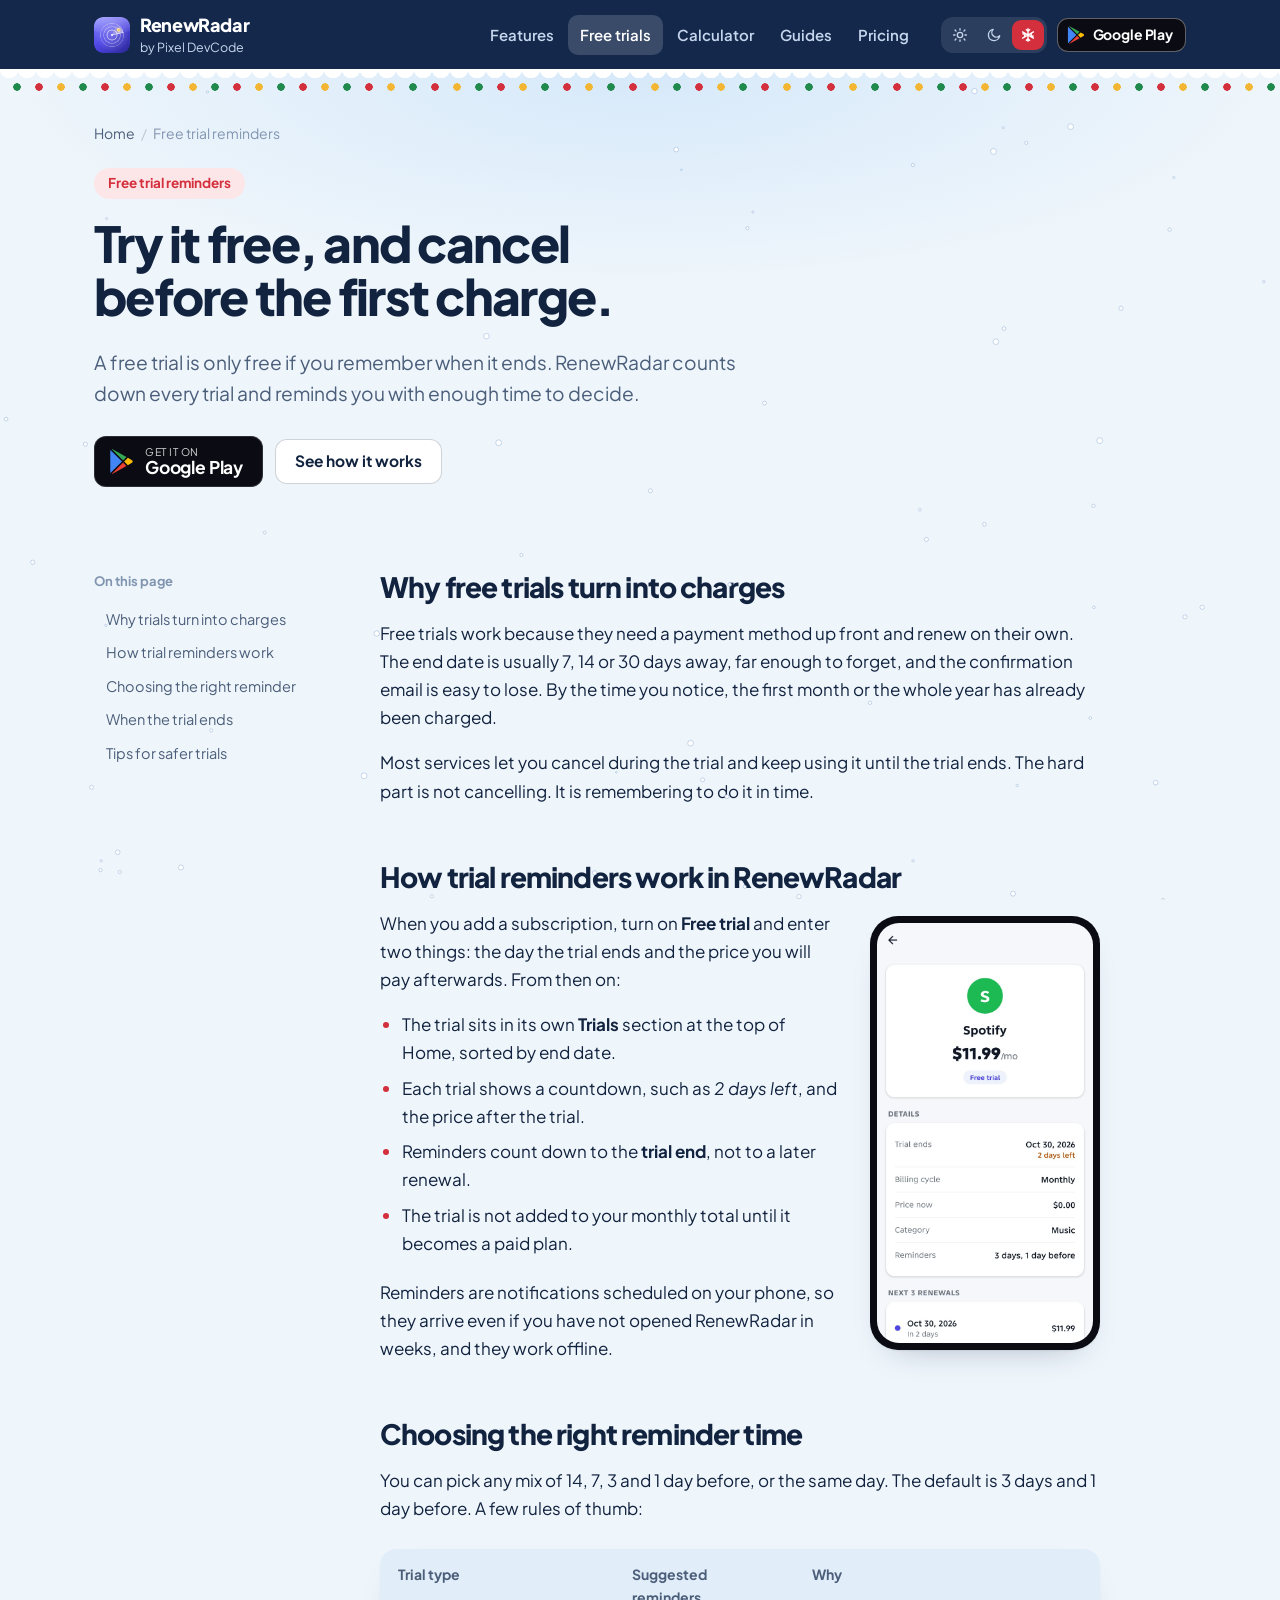
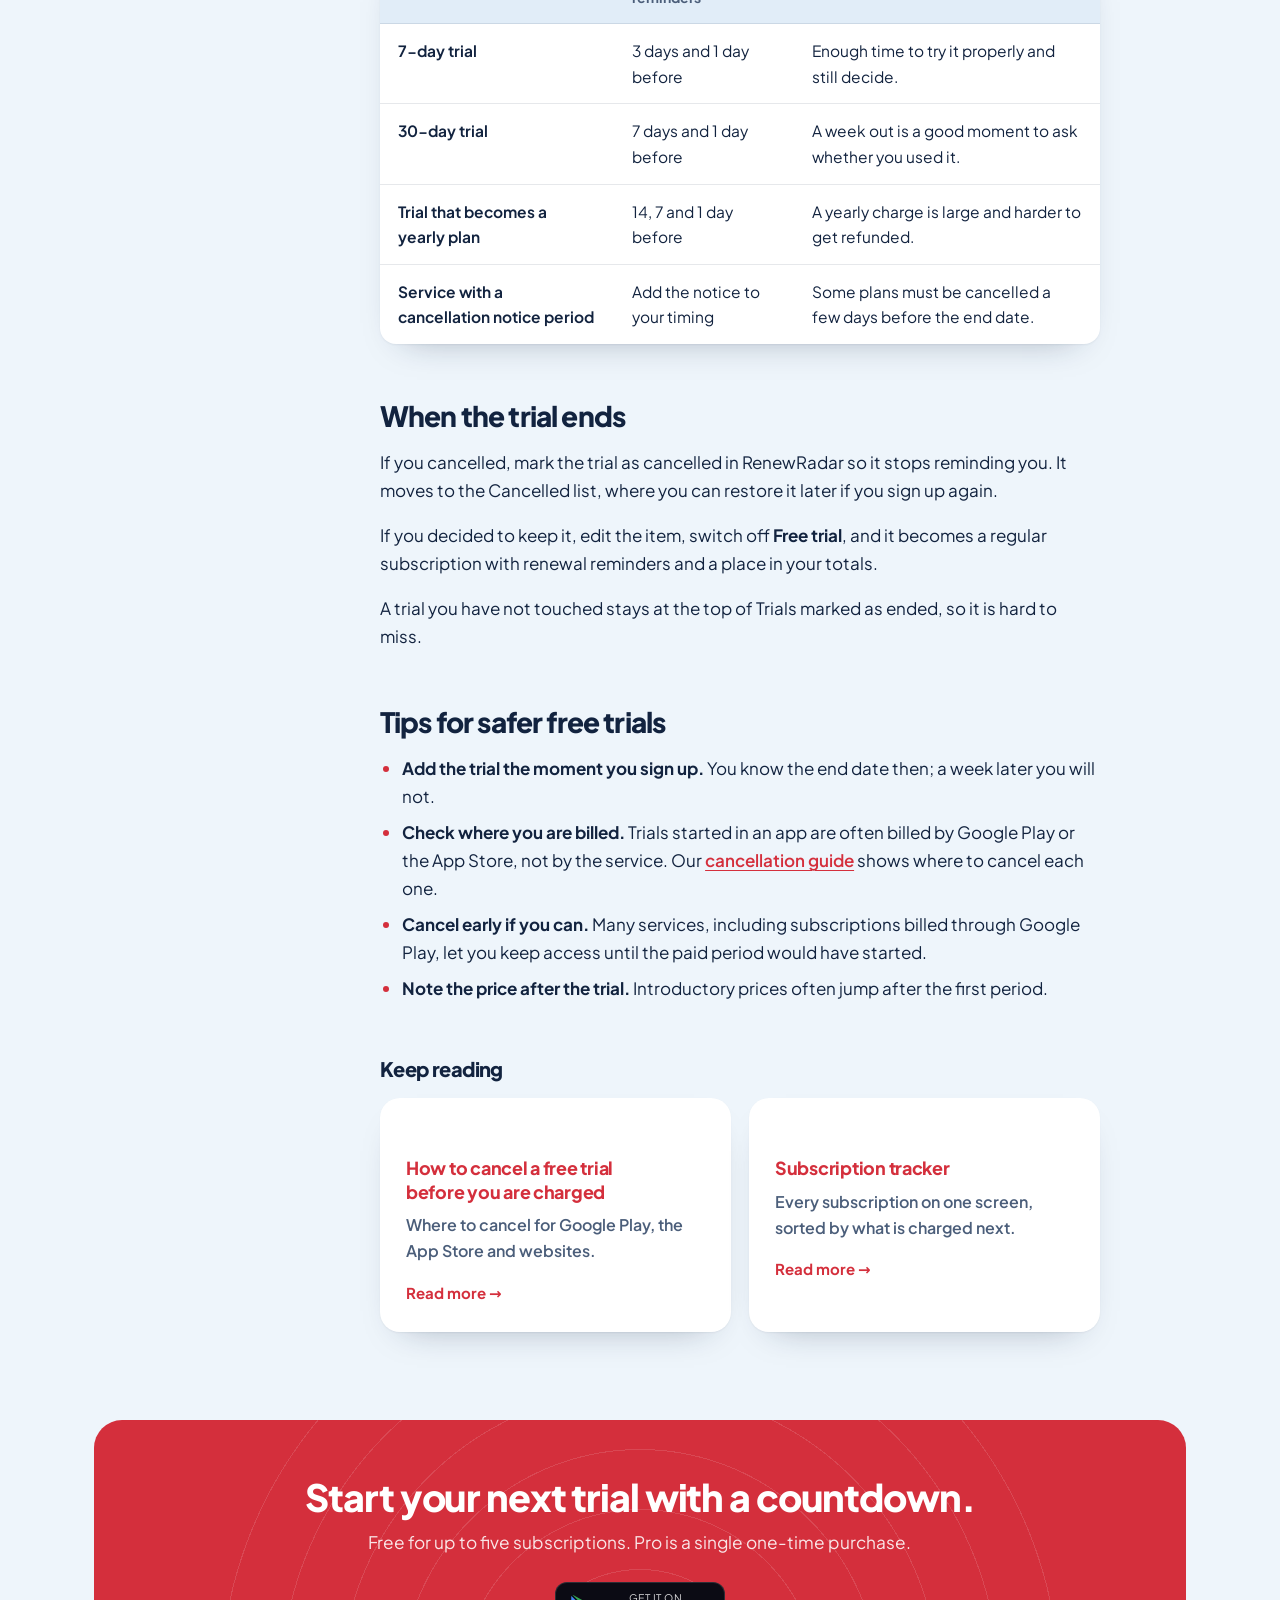
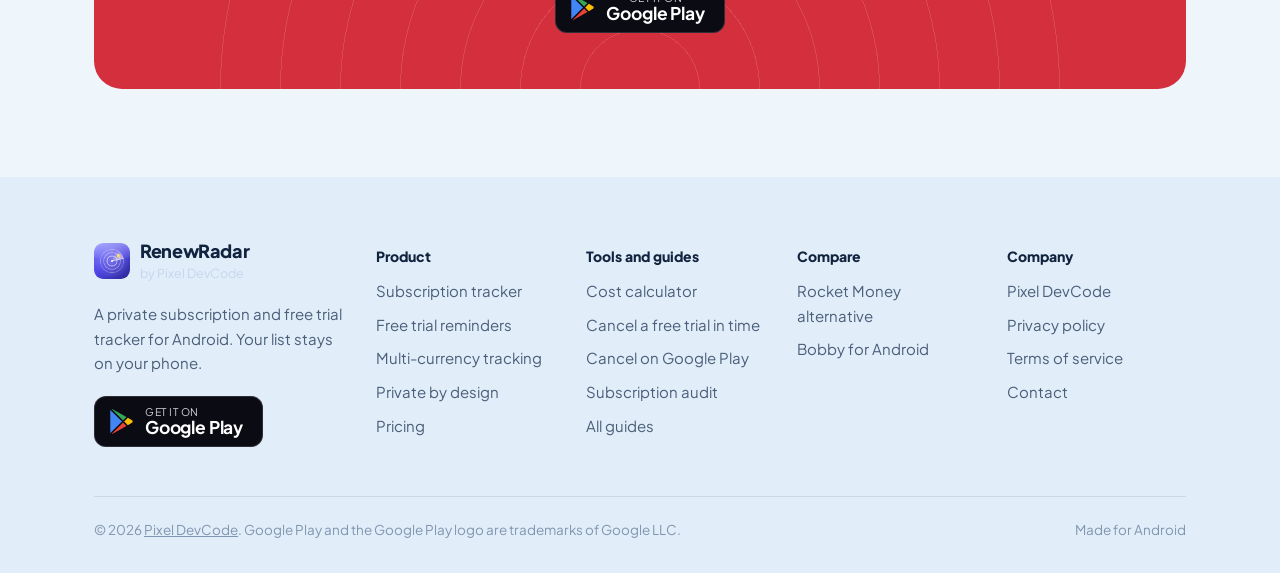
<file: free-trial-reminder/index.html>
<!doctype html>
<html lang="en">
<head>
  <meta charset="utf-8">
  <meta name="viewport" content="width=device-width, initial-scale=1">
  <meta name="google-site-verification" content="j1CO1LTKK34j4kRKD7CKyY3hLCw61mzQaFAs1GppANA" />
  <title>Free Trial Reminder App: Cancel Before You Are Charged | RenewRadar</title>
  <meta name="description" content="Never pay for a free trial you forgot. RenewRadar counts down every trial, shows the price after it ends, and reminds you days before the first charge.">
  <link rel="canonical" href="https://renewradar.pixeldevcode.com/free-trial-reminder/">
  <meta name="theme-color" content="#13284b">
  <meta property="og:type" content="website">
  <meta property="og:site_name" content="RenewRadar">
  <meta property="og:locale" content="en_US">
  <meta property="og:title" content="Free Trial Reminder App: Cancel Before You Are Charged | RenewRadar">
  <meta property="og:description" content="Never pay for a free trial you forgot. RenewRadar counts down every trial, shows the price after it ends, and reminds you days before the first charge.">
  <meta property="og:url" content="https://renewradar.pixeldevcode.com/free-trial-reminder/">
  <meta property="og:image" content="https://renewradar.pixeldevcode.com/og-banner.png">
  <meta property="og:image:width" content="1200">
  <meta property="og:image:height" content="630">
  <meta property="og:image:alt" content="RenewRadar by Pixel DevCode. Know before you are charged.">
  <meta name="twitter:card" content="summary_large_image">
  <meta name="twitter:title" content="Free Trial Reminder App: Cancel Before You Are Charged | RenewRadar">
  <meta name="twitter:description" content="Never pay for a free trial you forgot. RenewRadar counts down every trial, shows the price after it ends, and reminds you days before the first charge.">
  <meta name="twitter:image" content="https://renewradar.pixeldevcode.com/og-banner.png">
  <link rel="icon" href="/assets/img/icon.png">
  <link rel="apple-touch-icon" href="/assets/img/icon.png">
  <link rel="preload" href="/assets/fonts/plus-jakarta-sans.woff2" as="font" type="font/woff2" crossorigin>
  <script>document.documentElement.className="js";try{var t=localStorage.getItem("rr-theme");}catch(e){}if(t!=="light"&&t!=="dark"&&t!=="festive")t="festive";if(t)document.documentElement.setAttribute("data-theme",t)</script>
  <link rel="stylesheet" href="/assets/site.css?v=9774f467">
  <script type="application/ld+json">{"@context":"https://schema.org","@type":"BreadcrumbList","itemListElement":[{"@type":"ListItem","position":1,"name":"Home","item":"https://renewradar.pixeldevcode.com/"},{"@type":"ListItem","position":2,"name":"Free trial reminders","item":"https://renewradar.pixeldevcode.com/free-trial-reminder/"}]}</script>
</head>
<body>
  <a class="skip" href="#main">Skip to content</a>
  <header class="top"><div class="wrap bar">
    <a class="lockup" href="/" aria-label="RenewRadar, home"><img src="/assets/img/icon.png" alt="" width="38" height="38"><span><b>RenewRadar</b><small>by Pixel DevCode</small></span></a>
    <nav class="nav" id="site-nav" aria-label="Main"><a href="/subscription-tracker/">Features</a><a href="/free-trial-reminder/" aria-current="page">Free trials</a><a href="/subscription-cost-calculator/">Calculator</a><a href="/guides/">Guides</a><a href="/#pricing">Pricing</a></nav>
    <div class="bar-end">
      <div class="modes" role="group" aria-label="Color mode"><button type="button" data-mode="light" aria-pressed="false" aria-label="Light mode" title="Light mode"><svg viewBox="0 0 24 24" aria-hidden="true"><circle cx="12" cy="12" r="4"/><path d="M12 2.5v2M12 19.5v2M4.6 4.6L6 6M18 18l1.4 1.4M2.5 12h2M19.5 12h2M4.6 19.4L6 18M18 6l1.4-1.4"/></svg></button><button type="button" data-mode="dark" aria-pressed="false" aria-label="Dark mode" title="Dark mode"><svg viewBox="0 0 24 24" aria-hidden="true"><path d="M20.5 13.2A8.5 8.5 0 1 1 10.8 3.5a6.6 6.6 0 0 0 9.7 9.7z"/></svg></button><button type="button" data-mode="festive" aria-pressed="false" aria-label="Christmas mode" title="Christmas mode"><svg viewBox="0 0 24 24" aria-hidden="true"><path d="M12 2.5v19M3.8 7.2l16.4 9.6M3.8 16.8l16.4-9.6M9.5 4l2.5 2.5L14.5 4M9.5 20l2.5-2.5 2.5 2.5M4.2 10.3l3.4.9-.9 3.4M19.8 13.7l-3.4-.9.9-3.4"/></svg></button></div>
      <a class="play play-sm" href="https://play.google.com/store/apps/details?id=com.pixeldevcode.renewradar"><svg viewBox="0 0 24 24" aria-hidden="true"><path fill="#4285F4" d="M1.337.924a1.486 1.486 0 0 0-.112.568v21.017c0 .217.045.419.124.6l11.155-11.087L1.337.924z"/><path fill="#34A853" d="M13.544 10.989l3.258-3.238L3.45.195a1.466 1.466 0 0 0-.946-.179l11.04 10.973z"/><path fill="#FBBC04" d="M22.018 13.298l-3.919 2.218-3.515-3.493 3.543-3.521 3.891 2.202a1.49 1.49 0 0 1 0 2.594z"/><path fill="#EA4335" d="M13.544 13.056l-11 10.933c.298.036.612-.016.906-.183l13.324-7.54-3.23-3.21z"/></svg><span><b>Google Play</b></span></a>
      <button class="menu-btn" type="button" aria-label="Menu" aria-expanded="false" aria-controls="site-nav"><span></span><span></span><span></span></button>
    </div>
  </div></header>
  <main id="main">

<header class="page-hero"><div class="wrap">
    <ol class="crumbs"><li><a href="/">Home</a></li><li><span aria-current="page">Free trial reminders</span></li></ol>
    <p class="tag">Free trial reminders</p>
    <h1>Try it free, and cancel before the first charge.</h1>
    <p class="lede">A free trial is only free if you remember when it ends. RenewRadar counts down every trial and reminds you with enough time to decide.</p>
    <div class="hero-cta"><a class="play" href="https://play.google.com/store/apps/details?id=com.pixeldevcode.renewradar"><svg viewBox="0 0 24 24" aria-hidden="true"><path fill="#4285F4" d="M1.337.924a1.486 1.486 0 0 0-.112.568v21.017c0 .217.045.419.124.6l11.155-11.087L1.337.924z"/><path fill="#34A853" d="M13.544 10.989l3.258-3.238L3.45.195a1.466 1.466 0 0 0-.946-.179l11.04 10.973z"/><path fill="#FBBC04" d="M22.018 13.298l-3.919 2.218-3.515-3.493 3.543-3.521 3.891 2.202a1.49 1.49 0 0 1 0 2.594z"/><path fill="#EA4335" d="M13.544 13.056l-11 10.933c.298.036.612-.016.906-.183l13.324-7.54-3.23-3.21z"/></svg><span><small>Get it on</small><b>Google Play</b></span></a><a class="btn btn-ghost" href="/#how">See how it works</a></div>
    
  </div></header>
<div class="wrap article"><nav class="toc" aria-label="On this page"><p>On this page</p><ol><li><a href="#problem">Why trials turn into charges</a></li><li><a href="#how">How trial reminders work</a></li><li><a href="#timing">Choosing the right reminder</a></li><li><a href="#after">When the trial ends</a></li><li><a href="#tips">Tips for safer trials</a></li></ol></nav><div class="prose">
<h2 id="problem">Why free trials turn into charges</h2>
<p>Free trials work because they need a payment method up front and renew on their own. The end date is usually 7, 14 or 30 days away, far enough to forget, and the confirmation email is easy to lose. By the time you notice, the first month or the whole year has already been charged.</p>
<p>Most services let you cancel during the trial and keep using it until the trial ends. The hard part is not cancelling. It is remembering to do it in time.</p>

<h2 id="how">How trial reminders work in RenewRadar</h2>
<div class="inline-shot"><div><img src="/assets/img/app-trial.jpg" alt="RenewRadar detail screen for a Spotify free trial ending in 2 days, then $11.99 a month" width="672" height="2048" loading="lazy" decoding="async"></div></div>
<p>When you add a subscription, turn on <strong>Free trial</strong> and enter two things: the day the trial ends and the price you will pay afterwards. From then on:</p>
<ul>
  <li>The trial sits in its own <strong>Trials</strong> section at the top of Home, sorted by end date.</li>
  <li>Each trial shows a countdown, such as <em>2 days left</em>, and the price after the trial.</li>
  <li>Reminders count down to the <strong>trial end</strong>, not to a later renewal.</li>
  <li>The trial is not added to your monthly total until it becomes a paid plan.</li>
</ul>
<p>Reminders are notifications scheduled on your phone, so they arrive even if you have not opened RenewRadar in weeks, and they work offline.</p>

<h2 id="timing">Choosing the right reminder time</h2>
<p>You can pick any mix of 14, 7, 3 and 1 day before, or the same day. The default is 3 days and 1 day before. A few rules of thumb:</p>
<div class="table-wrap"><table>
  <thead><tr><th>Trial type</th><th>Suggested reminders</th><th>Why</th></tr></thead>
  <tbody>
    <tr><td>7-day trial</td><td>3 days and 1 day before</td><td>Enough time to try it properly and still decide.</td></tr>
    <tr><td>30-day trial</td><td>7 days and 1 day before</td><td>A week out is a good moment to ask whether you used it.</td></tr>
    <tr><td>Trial that becomes a yearly plan</td><td>14, 7 and 1 day before</td><td>A yearly charge is large and harder to get refunded.</td></tr>
    <tr><td>Service with a cancellation notice period</td><td>Add the notice to your timing</td><td>Some plans must be cancelled a few days before the end date.</td></tr>
  </tbody>
</table></div>

<h2 id="after">When the trial ends</h2>
<p>If you cancelled, mark the trial as cancelled in RenewRadar so it stops reminding you. It moves to the Cancelled list, where you can restore it later if you sign up again.</p>
<p>If you decided to keep it, edit the item, switch off <strong>Free trial</strong>, and it becomes a regular subscription with renewal reminders and a place in your totals.</p>
<p>A trial you have not touched stays at the top of Trials marked as ended, so it is hard to miss.</p>

<h2 id="tips">Tips for safer free trials</h2>
<ul>
  <li><strong>Add the trial the moment you sign up.</strong> You know the end date then; a week later you will not.</li>
  <li><strong>Check where you are billed.</strong> Trials started in an app are often billed by Google Play or the App Store, not by the service. Our <a href="/guides/cancel-free-trial-before-charged/">cancellation guide</a> shows where to cancel each one.</li>
  <li><strong>Cancel early if you can.</strong> Many services, including subscriptions billed through Google Play, let you keep access until the paid period would have started.</li>
  <li><strong>Note the price after the trial.</strong> Introductory prices often jump after the first period.</li>
</ul>
<aside class="related"><h2>Keep reading</h2><div class="grid-2"><a class="card" href="/guides/cancel-free-trial-before-charged/"><h3>How to cancel a free trial before you are charged</h3><p>Where to cancel for Google Play, the App Store and websites.</p><span class="go">Read more &rarr;</span></a><a class="card" href="/subscription-tracker/"><h3>Subscription tracker</h3><p>Every subscription on one screen, sorted by what is charged next.</p><span class="go">Read more &rarr;</span></a></div></aside></div></div>
<section class="cta-band"><div class="wrap"><div class="cta-box reveal">
    <div><h2>Start your next trial with a countdown.</h2><p>Free for up to five subscriptions. Pro is a single one-time purchase.</p></div>
    <a class="play" href="https://play.google.com/store/apps/details?id=com.pixeldevcode.renewradar"><svg viewBox="0 0 24 24" aria-hidden="true"><path fill="#4285F4" d="M1.337.924a1.486 1.486 0 0 0-.112.568v21.017c0 .217.045.419.124.6l11.155-11.087L1.337.924z"/><path fill="#34A853" d="M13.544 10.989l3.258-3.238L3.45.195a1.466 1.466 0 0 0-.946-.179l11.04 10.973z"/><path fill="#FBBC04" d="M22.018 13.298l-3.919 2.218-3.515-3.493 3.543-3.521 3.891 2.202a1.49 1.49 0 0 1 0 2.594z"/><path fill="#EA4335" d="M13.544 13.056l-11 10.933c.298.036.612-.016.906-.183l13.324-7.54-3.23-3.21z"/></svg><span><small>Get it on</small><b>Google Play</b></span></a>
  </div></div></section>

  </main>
  <footer class="foot"><div class="wrap">
    <div class="foot-grid">
      <div class="foot-brand">
        <a class="lockup" href="/" aria-label="RenewRadar, home"><img src="/assets/img/icon.png" alt="" width="38" height="38"><span><b>RenewRadar</b><small>by Pixel DevCode</small></span></a>
        <p>A private subscription and free trial tracker for Android. Your list stays on your phone.</p>
        <a class="play" href="https://play.google.com/store/apps/details?id=com.pixeldevcode.renewradar"><svg viewBox="0 0 24 24" aria-hidden="true"><path fill="#4285F4" d="M1.337.924a1.486 1.486 0 0 0-.112.568v21.017c0 .217.045.419.124.6l11.155-11.087L1.337.924z"/><path fill="#34A853" d="M13.544 10.989l3.258-3.238L3.45.195a1.466 1.466 0 0 0-.946-.179l11.04 10.973z"/><path fill="#FBBC04" d="M22.018 13.298l-3.919 2.218-3.515-3.493 3.543-3.521 3.891 2.202a1.49 1.49 0 0 1 0 2.594z"/><path fill="#EA4335" d="M13.544 13.056l-11 10.933c.298.036.612-.016.906-.183l13.324-7.54-3.23-3.21z"/></svg><span><small>Get it on</small><b>Google Play</b></span></a>
      </div>
      <div><h2>Product</h2><ul><li><a href="/subscription-tracker/">Subscription tracker</a></li><li><a href="/free-trial-reminder/">Free trial reminders</a></li><li><a href="/multi-currency-subscription-tracker/">Multi-currency tracking</a></li><li><a href="/private-subscription-tracker/">Private by design</a></li><li><a href="/#pricing">Pricing</a></li></ul></div>
      <div><h2>Tools and guides</h2><ul><li><a href="/subscription-cost-calculator/">Cost calculator</a></li><li><a href="/guides/cancel-free-trial-before-charged/">Cancel a free trial in time</a></li><li><a href="/guides/cancel-google-play-subscription/">Cancel on Google Play</a></li><li><a href="/guides/subscription-audit/">Subscription audit</a></li><li><a href="/guides/">All guides</a></li></ul></div>
      <div><h2>Compare</h2><ul><li><a href="/rocket-money-alternative/">Rocket Money alternative</a></li><li><a href="/bobby-alternative-android/">Bobby for Android</a></li></ul></div>
      <div><h2>Company</h2><ul><li><a href="https://pixeldevcode.com">Pixel DevCode</a></li><li><a href="/privacy.html">Privacy policy</a></li><li><a href="/terms.html">Terms of service</a></li><li><a href="mailto:renewradar@pixeldevcode.com">Contact</a></li></ul></div>
    </div>
    <div class="foot-base"><span>&copy; 2026 <a href="https://pixeldevcode.com">Pixel DevCode</a>. Google Play and the Google Play logo are trademarks of Google LLC.</span><span>Made for Android</span></div>
  </div></footer>
  <script src="/assets/site.js?v=c0725a96" defer></script>

</body>
</html>
</file>
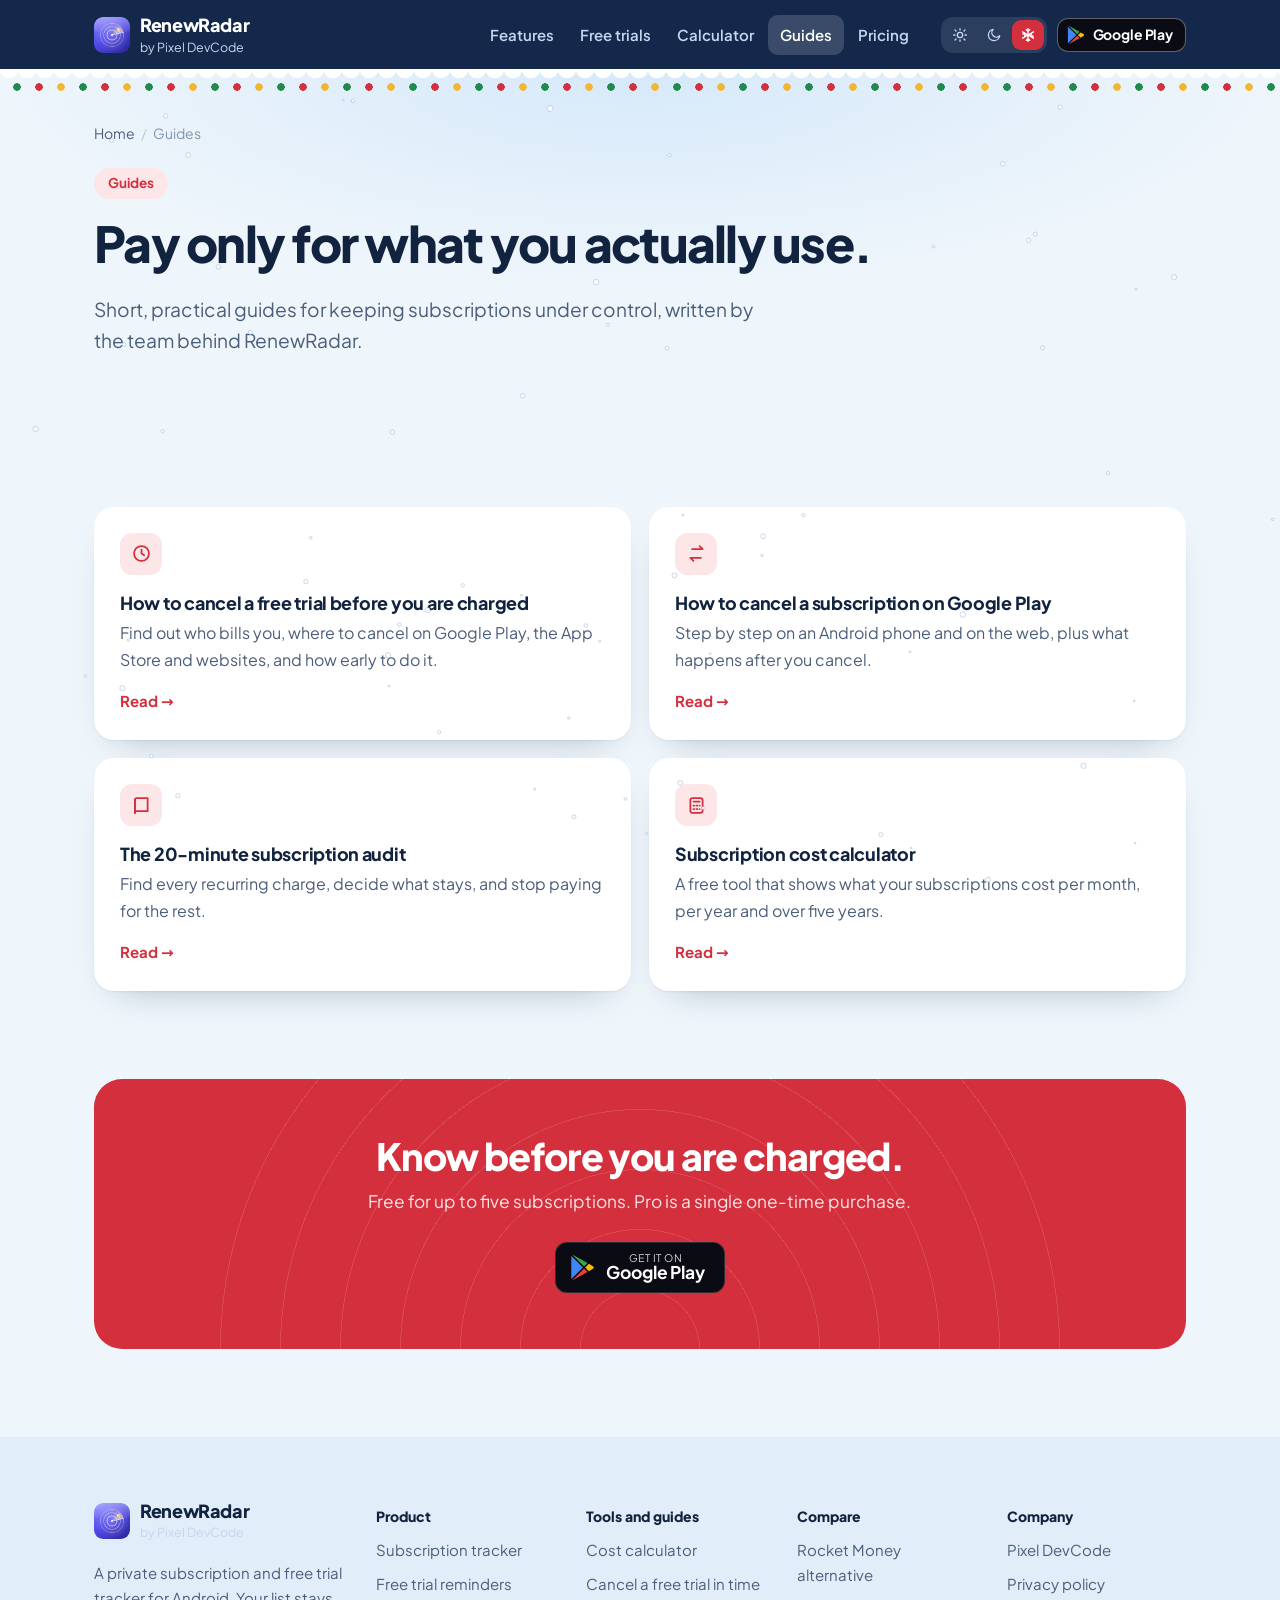
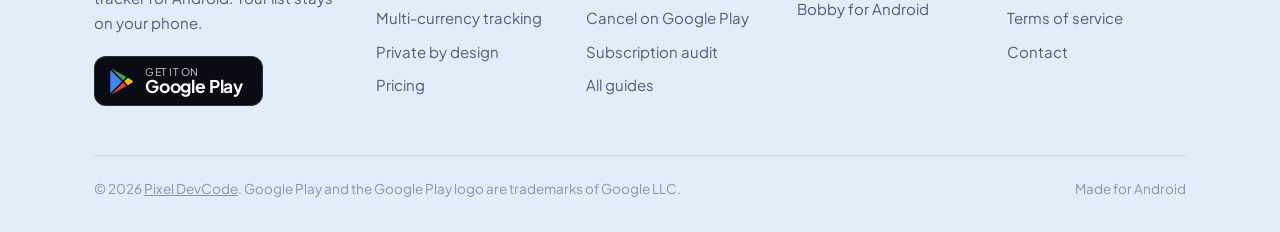
<file: guides/index.html>
<!doctype html>
<html lang="en">
<head>
  <meta charset="utf-8">
  <meta name="viewport" content="width=device-width, initial-scale=1">
  <meta name="google-site-verification" content="j1CO1LTKK34j4kRKD7CKyY3hLCw61mzQaFAs1GppANA" />
  <title>Subscription Guides: Cancel Trials, Audit Your Spending | RenewRadar</title>
  <meta name="description" content="Practical guides to cancelling free trials in time, cancelling Google Play subscriptions and auditing what you pay for every month.">
  <link rel="canonical" href="https://renewradar.pixeldevcode.com/guides/">
  <meta name="theme-color" content="#13284b">
  <meta property="og:type" content="website">
  <meta property="og:site_name" content="RenewRadar">
  <meta property="og:locale" content="en_US">
  <meta property="og:title" content="Subscription Guides: Cancel Trials, Audit Your Spending | RenewRadar">
  <meta property="og:description" content="Practical guides to cancelling free trials in time, cancelling Google Play subscriptions and auditing what you pay for every month.">
  <meta property="og:url" content="https://renewradar.pixeldevcode.com/guides/">
  <meta property="og:image" content="https://renewradar.pixeldevcode.com/og-banner.png">
  <meta property="og:image:width" content="1200">
  <meta property="og:image:height" content="630">
  <meta property="og:image:alt" content="RenewRadar by Pixel DevCode. Know before you are charged.">
  <meta name="twitter:card" content="summary_large_image">
  <meta name="twitter:title" content="Subscription Guides: Cancel Trials, Audit Your Spending | RenewRadar">
  <meta name="twitter:description" content="Practical guides to cancelling free trials in time, cancelling Google Play subscriptions and auditing what you pay for every month.">
  <meta name="twitter:image" content="https://renewradar.pixeldevcode.com/og-banner.png">
  <link rel="icon" href="/assets/img/icon.png">
  <link rel="apple-touch-icon" href="/assets/img/icon.png">
  <link rel="preload" href="/assets/fonts/plus-jakarta-sans.woff2" as="font" type="font/woff2" crossorigin>
  <script>document.documentElement.className="js";try{var t=localStorage.getItem("rr-theme");}catch(e){}if(t!=="light"&&t!=="dark"&&t!=="festive")t="festive";if(t)document.documentElement.setAttribute("data-theme",t)</script>
  <link rel="stylesheet" href="/assets/site.css?v=9774f467">
  <script type="application/ld+json">{"@context":"https://schema.org","@type":"BreadcrumbList","itemListElement":[{"@type":"ListItem","position":1,"name":"Home","item":"https://renewradar.pixeldevcode.com/"},{"@type":"ListItem","position":2,"name":"Guides","item":"https://renewradar.pixeldevcode.com/guides/"}]}</script>
</head>
<body>
  <a class="skip" href="#main">Skip to content</a>
  <header class="top"><div class="wrap bar">
    <a class="lockup" href="/" aria-label="RenewRadar, home"><img src="/assets/img/icon.png" alt="" width="38" height="38"><span><b>RenewRadar</b><small>by Pixel DevCode</small></span></a>
    <nav class="nav" id="site-nav" aria-label="Main"><a href="/subscription-tracker/">Features</a><a href="/free-trial-reminder/">Free trials</a><a href="/subscription-cost-calculator/">Calculator</a><a href="/guides/" aria-current="page">Guides</a><a href="/#pricing">Pricing</a></nav>
    <div class="bar-end">
      <div class="modes" role="group" aria-label="Color mode"><button type="button" data-mode="light" aria-pressed="false" aria-label="Light mode" title="Light mode"><svg viewBox="0 0 24 24" aria-hidden="true"><circle cx="12" cy="12" r="4"/><path d="M12 2.5v2M12 19.5v2M4.6 4.6L6 6M18 18l1.4 1.4M2.5 12h2M19.5 12h2M4.6 19.4L6 18M18 6l1.4-1.4"/></svg></button><button type="button" data-mode="dark" aria-pressed="false" aria-label="Dark mode" title="Dark mode"><svg viewBox="0 0 24 24" aria-hidden="true"><path d="M20.5 13.2A8.5 8.5 0 1 1 10.8 3.5a6.6 6.6 0 0 0 9.7 9.7z"/></svg></button><button type="button" data-mode="festive" aria-pressed="false" aria-label="Christmas mode" title="Christmas mode"><svg viewBox="0 0 24 24" aria-hidden="true"><path d="M12 2.5v19M3.8 7.2l16.4 9.6M3.8 16.8l16.4-9.6M9.5 4l2.5 2.5L14.5 4M9.5 20l2.5-2.5 2.5 2.5M4.2 10.3l3.4.9-.9 3.4M19.8 13.7l-3.4-.9.9-3.4"/></svg></button></div>
      <a class="play play-sm" href="https://play.google.com/store/apps/details?id=com.pixeldevcode.renewradar"><svg viewBox="0 0 24 24" aria-hidden="true"><path fill="#4285F4" d="M1.337.924a1.486 1.486 0 0 0-.112.568v21.017c0 .217.045.419.124.6l11.155-11.087L1.337.924z"/><path fill="#34A853" d="M13.544 10.989l3.258-3.238L3.45.195a1.466 1.466 0 0 0-.946-.179l11.04 10.973z"/><path fill="#FBBC04" d="M22.018 13.298l-3.919 2.218-3.515-3.493 3.543-3.521 3.891 2.202a1.49 1.49 0 0 1 0 2.594z"/><path fill="#EA4335" d="M13.544 13.056l-11 10.933c.298.036.612-.016.906-.183l13.324-7.54-3.23-3.21z"/></svg><span><b>Google Play</b></span></a>
      <button class="menu-btn" type="button" aria-label="Menu" aria-expanded="false" aria-controls="site-nav"><span></span><span></span><span></span></button>
    </div>
  </div></header>
  <main id="main">

<header class="page-hero"><div class="wrap">
  <ol class="crumbs"><li><a href="/">Home</a></li><li><span aria-current="page">Guides</span></li></ol>
  <p class="tag">Guides</p>
  <h1>Pay only for what you actually use.</h1>
  <p class="lede">Short, practical guides for keeping subscriptions under control, written by the team behind RenewRadar.</p>
</div></header>
<section class="section"><div class="wrap">
  <div class="grid-2"><a class="card" href="/guides/cancel-free-trial-before-charged/"><div class="ic"><svg viewBox="0 0 24 24" aria-hidden="true"><circle cx="12" cy="12" r="8.5"/><path d="M12 7.5V12l3 2"/></svg></div><h3>How to cancel a free trial before you are charged</h3><p>Find out who bills you, where to cancel on Google Play, the App Store and websites, and how early to do it.</p><span class="go">Read &rarr;</span></a><a class="card" href="/guides/cancel-google-play-subscription/"><div class="ic"><svg viewBox="0 0 24 24" aria-hidden="true"><path d="M7 7h12l-3.5-3.5M17 17H5l3.5 3.5"/></svg></div><h3>How to cancel a subscription on Google Play</h3><p>Step by step on an Android phone and on the web, plus what happens after you cancel.</p><span class="go">Read &rarr;</span></a><a class="card" href="/guides/subscription-audit/"><div class="ic"><svg viewBox="0 0 24 24" aria-hidden="true"><path d="M4.5 5.5A2 2 0 0 1 6.5 3.5H19v15H6.5a2 2 0 0 0-2 2z"/><path d="M4.5 20.5v-15"/></svg></div><h3>The 20-minute subscription audit</h3><p>Find every recurring charge, decide what stays, and stop paying for the rest.</p><span class="go">Read &rarr;</span></a><a class="card" href="/subscription-cost-calculator/"><div class="ic"><svg viewBox="0 0 24 24" aria-hidden="true"><rect x="5" y="3.5" width="14" height="17" rx="2.5"/><path d="M8.5 7.5h7M8.5 12h1M12 12h1M15.5 12h0M8.5 16h1M12 16h1M15.5 16h0"/></svg></div><h3>Subscription cost calculator</h3><p>A free tool that shows what your subscriptions cost per month, per year and over five years.</p><span class="go">Read &rarr;</span></a></div>
</div></section>
<section class="cta-band"><div class="wrap"><div class="cta-box reveal">
    <div><h2>Know before you are charged.</h2><p>Free for up to five subscriptions. Pro is a single one-time purchase.</p></div>
    <a class="play" href="https://play.google.com/store/apps/details?id=com.pixeldevcode.renewradar"><svg viewBox="0 0 24 24" aria-hidden="true"><path fill="#4285F4" d="M1.337.924a1.486 1.486 0 0 0-.112.568v21.017c0 .217.045.419.124.6l11.155-11.087L1.337.924z"/><path fill="#34A853" d="M13.544 10.989l3.258-3.238L3.45.195a1.466 1.466 0 0 0-.946-.179l11.04 10.973z"/><path fill="#FBBC04" d="M22.018 13.298l-3.919 2.218-3.515-3.493 3.543-3.521 3.891 2.202a1.49 1.49 0 0 1 0 2.594z"/><path fill="#EA4335" d="M13.544 13.056l-11 10.933c.298.036.612-.016.906-.183l13.324-7.54-3.23-3.21z"/></svg><span><small>Get it on</small><b>Google Play</b></span></a>
  </div></div></section>

  </main>
  <footer class="foot"><div class="wrap">
    <div class="foot-grid">
      <div class="foot-brand">
        <a class="lockup" href="/" aria-label="RenewRadar, home"><img src="/assets/img/icon.png" alt="" width="38" height="38"><span><b>RenewRadar</b><small>by Pixel DevCode</small></span></a>
        <p>A private subscription and free trial tracker for Android. Your list stays on your phone.</p>
        <a class="play" href="https://play.google.com/store/apps/details?id=com.pixeldevcode.renewradar"><svg viewBox="0 0 24 24" aria-hidden="true"><path fill="#4285F4" d="M1.337.924a1.486 1.486 0 0 0-.112.568v21.017c0 .217.045.419.124.6l11.155-11.087L1.337.924z"/><path fill="#34A853" d="M13.544 10.989l3.258-3.238L3.45.195a1.466 1.466 0 0 0-.946-.179l11.04 10.973z"/><path fill="#FBBC04" d="M22.018 13.298l-3.919 2.218-3.515-3.493 3.543-3.521 3.891 2.202a1.49 1.49 0 0 1 0 2.594z"/><path fill="#EA4335" d="M13.544 13.056l-11 10.933c.298.036.612-.016.906-.183l13.324-7.54-3.23-3.21z"/></svg><span><small>Get it on</small><b>Google Play</b></span></a>
      </div>
      <div><h2>Product</h2><ul><li><a href="/subscription-tracker/">Subscription tracker</a></li><li><a href="/free-trial-reminder/">Free trial reminders</a></li><li><a href="/multi-currency-subscription-tracker/">Multi-currency tracking</a></li><li><a href="/private-subscription-tracker/">Private by design</a></li><li><a href="/#pricing">Pricing</a></li></ul></div>
      <div><h2>Tools and guides</h2><ul><li><a href="/subscription-cost-calculator/">Cost calculator</a></li><li><a href="/guides/cancel-free-trial-before-charged/">Cancel a free trial in time</a></li><li><a href="/guides/cancel-google-play-subscription/">Cancel on Google Play</a></li><li><a href="/guides/subscription-audit/">Subscription audit</a></li><li><a href="/guides/">All guides</a></li></ul></div>
      <div><h2>Compare</h2><ul><li><a href="/rocket-money-alternative/">Rocket Money alternative</a></li><li><a href="/bobby-alternative-android/">Bobby for Android</a></li></ul></div>
      <div><h2>Company</h2><ul><li><a href="https://pixeldevcode.com">Pixel DevCode</a></li><li><a href="/privacy.html">Privacy policy</a></li><li><a href="/terms.html">Terms of service</a></li><li><a href="mailto:renewradar@pixeldevcode.com">Contact</a></li></ul></div>
    </div>
    <div class="foot-base"><span>&copy; 2026 <a href="https://pixeldevcode.com">Pixel DevCode</a>. Google Play and the Google Play logo are trademarks of Google LLC.</span><span>Made for Android</span></div>
  </div></footer>
  <script src="/assets/site.js?v=c0725a96" defer></script>

</body>
</html>
</file>
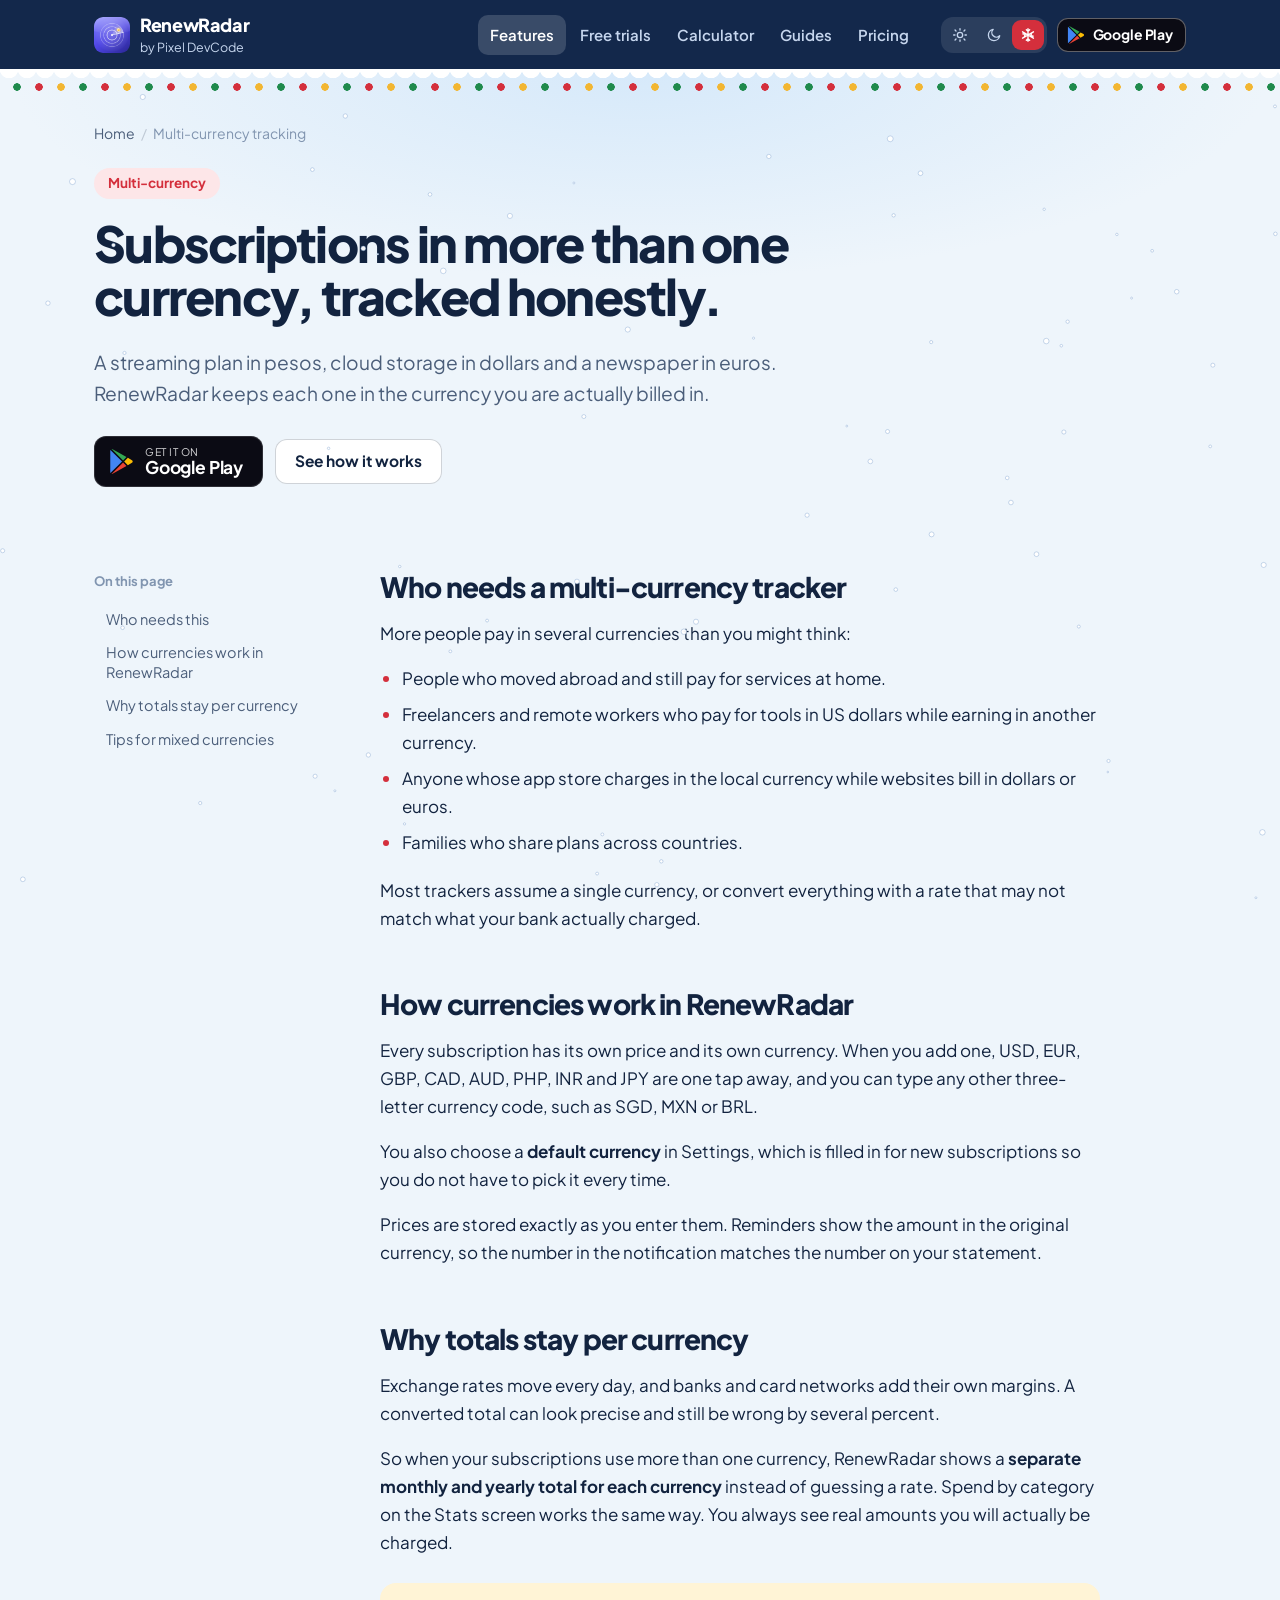
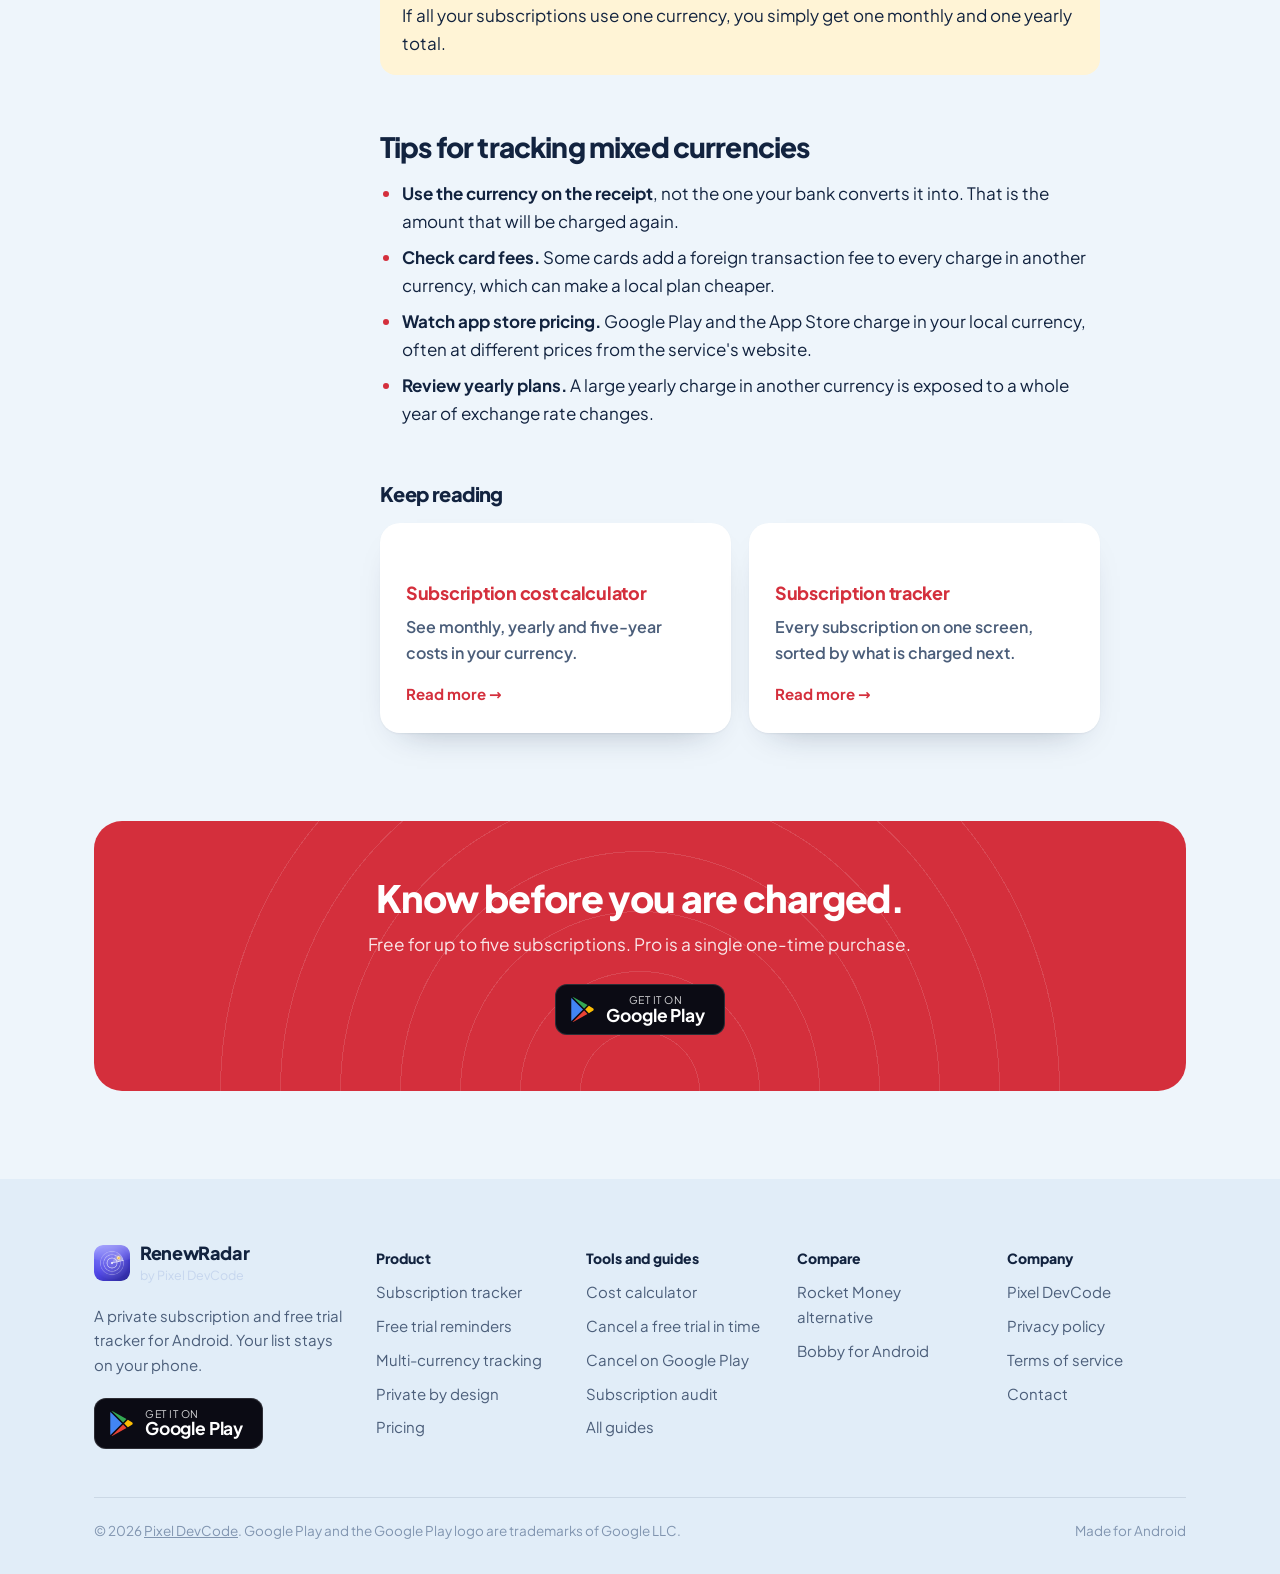
<file: multi-currency-subscription-tracker/index.html>
<!doctype html>
<html lang="en">
<head>
  <meta charset="utf-8">
  <meta name="viewport" content="width=device-width, initial-scale=1">
  <meta name="google-site-verification" content="j1CO1LTKK34j4kRKD7CKyY3hLCw61mzQaFAs1GppANA" />
  <title>Multi-Currency Subscription Tracker for Android | RenewRadar</title>
  <meta name="description" content="Track subscriptions billed in different currencies. RenewRadar records each one in its own currency and shows honest totals per currency, without guessed exchange rates.">
  <link rel="canonical" href="https://renewradar.pixeldevcode.com/multi-currency-subscription-tracker/">
  <meta name="theme-color" content="#13284b">
  <meta property="og:type" content="website">
  <meta property="og:site_name" content="RenewRadar">
  <meta property="og:locale" content="en_US">
  <meta property="og:title" content="Multi-Currency Subscription Tracker for Android | RenewRadar">
  <meta property="og:description" content="Track subscriptions billed in different currencies. RenewRadar records each one in its own currency and shows honest totals per currency, without guessed exchange rates.">
  <meta property="og:url" content="https://renewradar.pixeldevcode.com/multi-currency-subscription-tracker/">
  <meta property="og:image" content="https://renewradar.pixeldevcode.com/og-banner.png">
  <meta property="og:image:width" content="1200">
  <meta property="og:image:height" content="630">
  <meta property="og:image:alt" content="RenewRadar by Pixel DevCode. Know before you are charged.">
  <meta name="twitter:card" content="summary_large_image">
  <meta name="twitter:title" content="Multi-Currency Subscription Tracker for Android | RenewRadar">
  <meta name="twitter:description" content="Track subscriptions billed in different currencies. RenewRadar records each one in its own currency and shows honest totals per currency, without guessed exchange rates.">
  <meta name="twitter:image" content="https://renewradar.pixeldevcode.com/og-banner.png">
  <link rel="icon" href="/assets/img/icon.png">
  <link rel="apple-touch-icon" href="/assets/img/icon.png">
  <link rel="preload" href="/assets/fonts/plus-jakarta-sans.woff2" as="font" type="font/woff2" crossorigin>
  <script>document.documentElement.className="js";try{var t=localStorage.getItem("rr-theme");}catch(e){}if(t!=="light"&&t!=="dark"&&t!=="festive")t="festive";if(t)document.documentElement.setAttribute("data-theme",t)</script>
  <link rel="stylesheet" href="/assets/site.css?v=9774f467">
  <script type="application/ld+json">{"@context":"https://schema.org","@type":"BreadcrumbList","itemListElement":[{"@type":"ListItem","position":1,"name":"Home","item":"https://renewradar.pixeldevcode.com/"},{"@type":"ListItem","position":2,"name":"Multi-currency tracking","item":"https://renewradar.pixeldevcode.com/multi-currency-subscription-tracker/"}]}</script>
</head>
<body>
  <a class="skip" href="#main">Skip to content</a>
  <header class="top"><div class="wrap bar">
    <a class="lockup" href="/" aria-label="RenewRadar, home"><img src="/assets/img/icon.png" alt="" width="38" height="38"><span><b>RenewRadar</b><small>by Pixel DevCode</small></span></a>
    <nav class="nav" id="site-nav" aria-label="Main"><a href="/subscription-tracker/" aria-current="page">Features</a><a href="/free-trial-reminder/">Free trials</a><a href="/subscription-cost-calculator/">Calculator</a><a href="/guides/">Guides</a><a href="/#pricing">Pricing</a></nav>
    <div class="bar-end">
      <div class="modes" role="group" aria-label="Color mode"><button type="button" data-mode="light" aria-pressed="false" aria-label="Light mode" title="Light mode"><svg viewBox="0 0 24 24" aria-hidden="true"><circle cx="12" cy="12" r="4"/><path d="M12 2.5v2M12 19.5v2M4.6 4.6L6 6M18 18l1.4 1.4M2.5 12h2M19.5 12h2M4.6 19.4L6 18M18 6l1.4-1.4"/></svg></button><button type="button" data-mode="dark" aria-pressed="false" aria-label="Dark mode" title="Dark mode"><svg viewBox="0 0 24 24" aria-hidden="true"><path d="M20.5 13.2A8.5 8.5 0 1 1 10.8 3.5a6.6 6.6 0 0 0 9.7 9.7z"/></svg></button><button type="button" data-mode="festive" aria-pressed="false" aria-label="Christmas mode" title="Christmas mode"><svg viewBox="0 0 24 24" aria-hidden="true"><path d="M12 2.5v19M3.8 7.2l16.4 9.6M3.8 16.8l16.4-9.6M9.5 4l2.5 2.5L14.5 4M9.5 20l2.5-2.5 2.5 2.5M4.2 10.3l3.4.9-.9 3.4M19.8 13.7l-3.4-.9.9-3.4"/></svg></button></div>
      <a class="play play-sm" href="https://play.google.com/store/apps/details?id=com.pixeldevcode.renewradar"><svg viewBox="0 0 24 24" aria-hidden="true"><path fill="#4285F4" d="M1.337.924a1.486 1.486 0 0 0-.112.568v21.017c0 .217.045.419.124.6l11.155-11.087L1.337.924z"/><path fill="#34A853" d="M13.544 10.989l3.258-3.238L3.45.195a1.466 1.466 0 0 0-.946-.179l11.04 10.973z"/><path fill="#FBBC04" d="M22.018 13.298l-3.919 2.218-3.515-3.493 3.543-3.521 3.891 2.202a1.49 1.49 0 0 1 0 2.594z"/><path fill="#EA4335" d="M13.544 13.056l-11 10.933c.298.036.612-.016.906-.183l13.324-7.54-3.23-3.21z"/></svg><span><b>Google Play</b></span></a>
      <button class="menu-btn" type="button" aria-label="Menu" aria-expanded="false" aria-controls="site-nav"><span></span><span></span><span></span></button>
    </div>
  </div></header>
  <main id="main">

<header class="page-hero"><div class="wrap">
    <ol class="crumbs"><li><a href="/">Home</a></li><li><span aria-current="page">Multi-currency tracking</span></li></ol>
    <p class="tag">Multi-currency</p>
    <h1>Subscriptions in more than one currency, tracked honestly.</h1>
    <p class="lede">A streaming plan in pesos, cloud storage in dollars and a newspaper in euros. RenewRadar keeps each one in the currency you are actually billed in.</p>
    <div class="hero-cta"><a class="play" href="https://play.google.com/store/apps/details?id=com.pixeldevcode.renewradar"><svg viewBox="0 0 24 24" aria-hidden="true"><path fill="#4285F4" d="M1.337.924a1.486 1.486 0 0 0-.112.568v21.017c0 .217.045.419.124.6l11.155-11.087L1.337.924z"/><path fill="#34A853" d="M13.544 10.989l3.258-3.238L3.45.195a1.466 1.466 0 0 0-.946-.179l11.04 10.973z"/><path fill="#FBBC04" d="M22.018 13.298l-3.919 2.218-3.515-3.493 3.543-3.521 3.891 2.202a1.49 1.49 0 0 1 0 2.594z"/><path fill="#EA4335" d="M13.544 13.056l-11 10.933c.298.036.612-.016.906-.183l13.324-7.54-3.23-3.21z"/></svg><span><small>Get it on</small><b>Google Play</b></span></a><a class="btn btn-ghost" href="/#how">See how it works</a></div>
    
  </div></header>
<div class="wrap article"><nav class="toc" aria-label="On this page"><p>On this page</p><ol><li><a href="#who">Who needs this</a></li><li><a href="#how">How currencies work in RenewRadar</a></li><li><a href="#totals">Why totals stay per currency</a></li><li><a href="#tips">Tips for mixed currencies</a></li></ol></nav><div class="prose">
<h2 id="who">Who needs a multi-currency tracker</h2>
<p>More people pay in several currencies than you might think:</p>
<ul>
  <li>People who moved abroad and still pay for services at home.</li>
  <li>Freelancers and remote workers who pay for tools in US dollars while earning in another currency.</li>
  <li>Anyone whose app store charges in the local currency while websites bill in dollars or euros.</li>
  <li>Families who share plans across countries.</li>
</ul>
<p>Most trackers assume a single currency, or convert everything with a rate that may not match what your bank actually charged.</p>

<h2 id="how">How currencies work in RenewRadar</h2>
<p>Every subscription has its own price and its own currency. When you add one, USD, EUR, GBP, CAD, AUD, PHP, INR and JPY are one tap away, and you can type any other three-letter currency code, such as SGD, MXN or BRL.</p>
<p>You also choose a <strong>default currency</strong> in Settings, which is filled in for new subscriptions so you do not have to pick it every time.</p>
<p>Prices are stored exactly as you enter them. Reminders show the amount in the original currency, so the number in the notification matches the number on your statement.</p>

<h2 id="totals">Why totals stay per currency</h2>
<p>Exchange rates move every day, and banks and card networks add their own margins. A converted total can look precise and still be wrong by several percent.</p>
<p>So when your subscriptions use more than one currency, RenewRadar shows a <strong>separate monthly and yearly total for each currency</strong> instead of guessing a rate. Spend by category on the Stats screen works the same way. You always see real amounts you will actually be charged.</p>
<div class="note"><p>If all your subscriptions use one currency, you simply get one monthly and one yearly total.</p></div>

<h2 id="tips">Tips for tracking mixed currencies</h2>
<ul>
  <li><strong>Use the currency on the receipt</strong>, not the one your bank converts it into. That is the amount that will be charged again.</li>
  <li><strong>Check card fees.</strong> Some cards add a foreign transaction fee to every charge in another currency, which can make a local plan cheaper.</li>
  <li><strong>Watch app store pricing.</strong> Google Play and the App Store charge in your local currency, often at different prices from the service's website.</li>
  <li><strong>Review yearly plans.</strong> A large yearly charge in another currency is exposed to a whole year of exchange rate changes.</li>
</ul>
<aside class="related"><h2>Keep reading</h2><div class="grid-2"><a class="card" href="/subscription-cost-calculator/"><h3>Subscription cost calculator</h3><p>See monthly, yearly and five-year costs in your currency.</p><span class="go">Read more &rarr;</span></a><a class="card" href="/subscription-tracker/"><h3>Subscription tracker</h3><p>Every subscription on one screen, sorted by what is charged next.</p><span class="go">Read more &rarr;</span></a></div></aside></div></div>
<section class="cta-band"><div class="wrap"><div class="cta-box reveal">
    <div><h2>Know before you are charged.</h2><p>Free for up to five subscriptions. Pro is a single one-time purchase.</p></div>
    <a class="play" href="https://play.google.com/store/apps/details?id=com.pixeldevcode.renewradar"><svg viewBox="0 0 24 24" aria-hidden="true"><path fill="#4285F4" d="M1.337.924a1.486 1.486 0 0 0-.112.568v21.017c0 .217.045.419.124.6l11.155-11.087L1.337.924z"/><path fill="#34A853" d="M13.544 10.989l3.258-3.238L3.45.195a1.466 1.466 0 0 0-.946-.179l11.04 10.973z"/><path fill="#FBBC04" d="M22.018 13.298l-3.919 2.218-3.515-3.493 3.543-3.521 3.891 2.202a1.49 1.49 0 0 1 0 2.594z"/><path fill="#EA4335" d="M13.544 13.056l-11 10.933c.298.036.612-.016.906-.183l13.324-7.54-3.23-3.21z"/></svg><span><small>Get it on</small><b>Google Play</b></span></a>
  </div></div></section>

  </main>
  <footer class="foot"><div class="wrap">
    <div class="foot-grid">
      <div class="foot-brand">
        <a class="lockup" href="/" aria-label="RenewRadar, home"><img src="/assets/img/icon.png" alt="" width="38" height="38"><span><b>RenewRadar</b><small>by Pixel DevCode</small></span></a>
        <p>A private subscription and free trial tracker for Android. Your list stays on your phone.</p>
        <a class="play" href="https://play.google.com/store/apps/details?id=com.pixeldevcode.renewradar"><svg viewBox="0 0 24 24" aria-hidden="true"><path fill="#4285F4" d="M1.337.924a1.486 1.486 0 0 0-.112.568v21.017c0 .217.045.419.124.6l11.155-11.087L1.337.924z"/><path fill="#34A853" d="M13.544 10.989l3.258-3.238L3.45.195a1.466 1.466 0 0 0-.946-.179l11.04 10.973z"/><path fill="#FBBC04" d="M22.018 13.298l-3.919 2.218-3.515-3.493 3.543-3.521 3.891 2.202a1.49 1.49 0 0 1 0 2.594z"/><path fill="#EA4335" d="M13.544 13.056l-11 10.933c.298.036.612-.016.906-.183l13.324-7.54-3.23-3.21z"/></svg><span><small>Get it on</small><b>Google Play</b></span></a>
      </div>
      <div><h2>Product</h2><ul><li><a href="/subscription-tracker/">Subscription tracker</a></li><li><a href="/free-trial-reminder/">Free trial reminders</a></li><li><a href="/multi-currency-subscription-tracker/">Multi-currency tracking</a></li><li><a href="/private-subscription-tracker/">Private by design</a></li><li><a href="/#pricing">Pricing</a></li></ul></div>
      <div><h2>Tools and guides</h2><ul><li><a href="/subscription-cost-calculator/">Cost calculator</a></li><li><a href="/guides/cancel-free-trial-before-charged/">Cancel a free trial in time</a></li><li><a href="/guides/cancel-google-play-subscription/">Cancel on Google Play</a></li><li><a href="/guides/subscription-audit/">Subscription audit</a></li><li><a href="/guides/">All guides</a></li></ul></div>
      <div><h2>Compare</h2><ul><li><a href="/rocket-money-alternative/">Rocket Money alternative</a></li><li><a href="/bobby-alternative-android/">Bobby for Android</a></li></ul></div>
      <div><h2>Company</h2><ul><li><a href="https://pixeldevcode.com">Pixel DevCode</a></li><li><a href="/privacy.html">Privacy policy</a></li><li><a href="/terms.html">Terms of service</a></li><li><a href="mailto:renewradar@pixeldevcode.com">Contact</a></li></ul></div>
    </div>
    <div class="foot-base"><span>&copy; 2026 <a href="https://pixeldevcode.com">Pixel DevCode</a>. Google Play and the Google Play logo are trademarks of Google LLC.</span><span>Made for Android</span></div>
  </div></footer>
  <script src="/assets/site.js?v=c0725a96" defer></script>

</body>
</html>
</file>
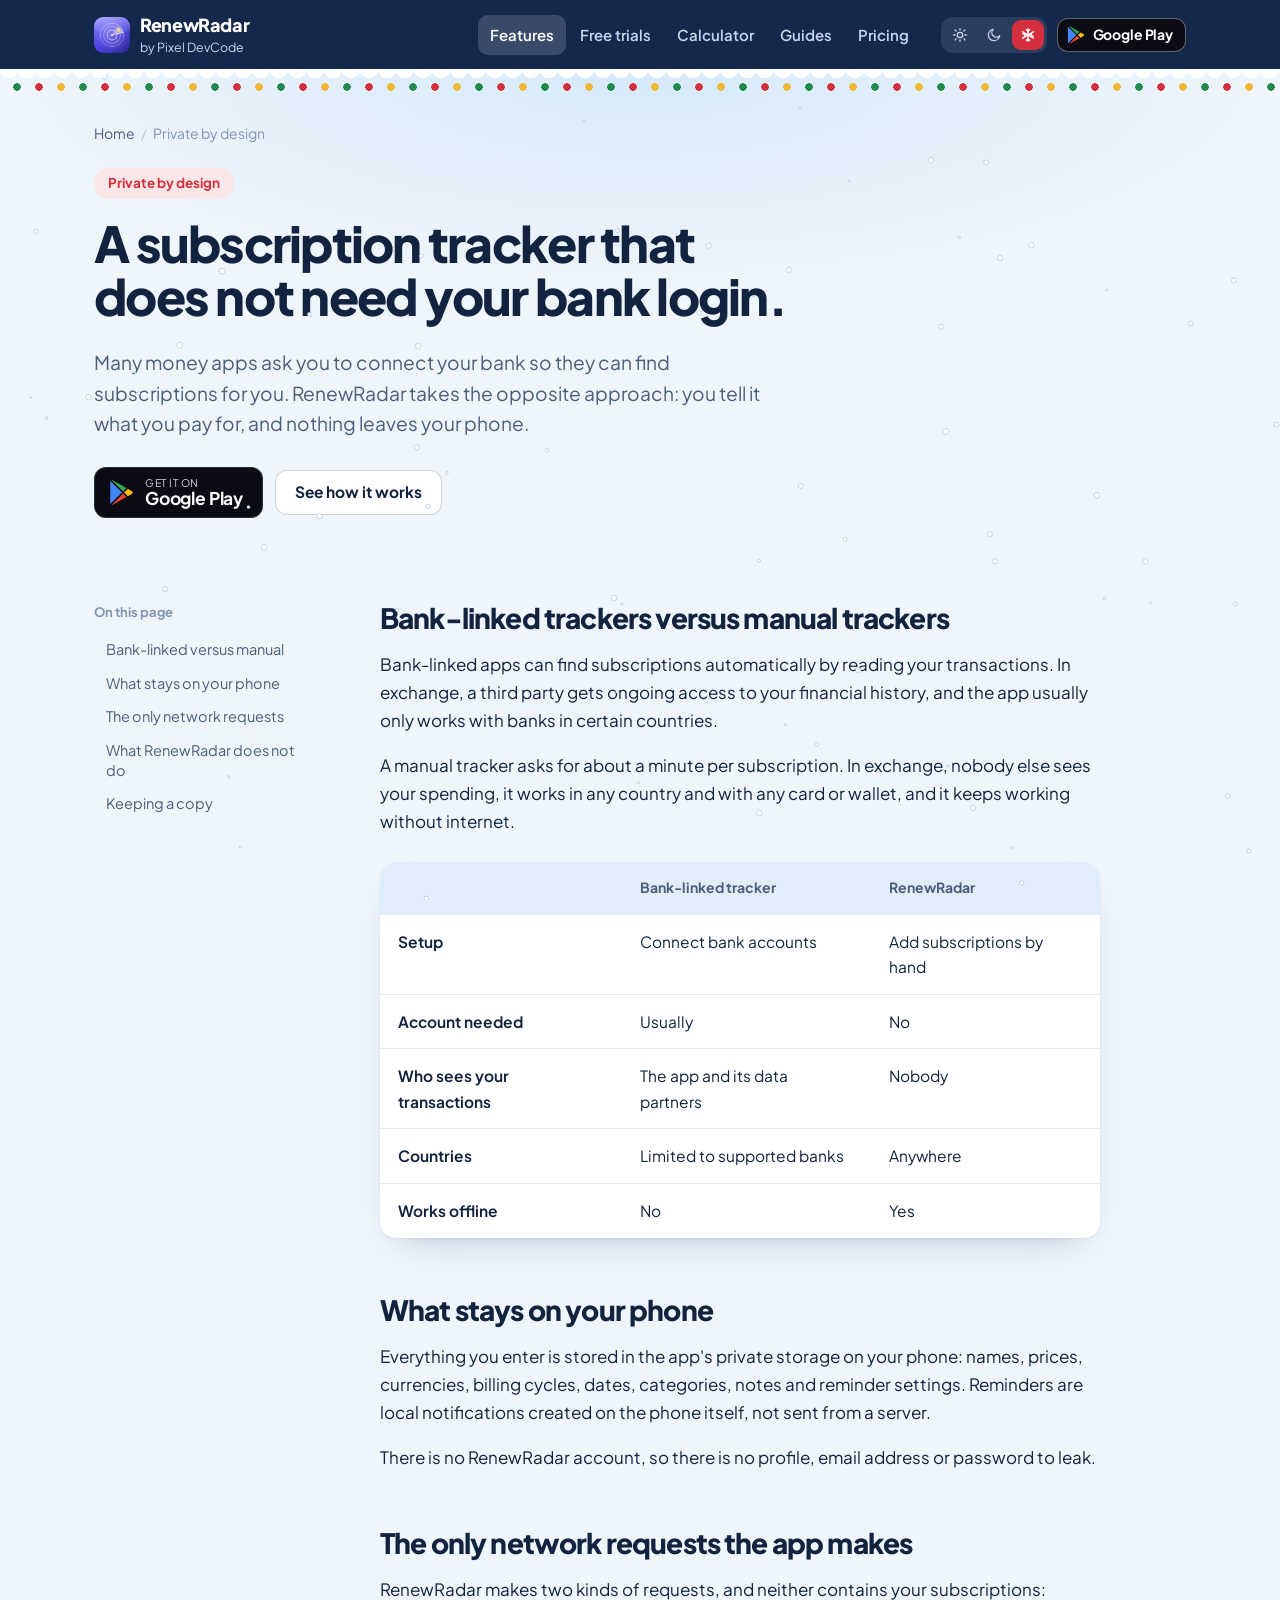
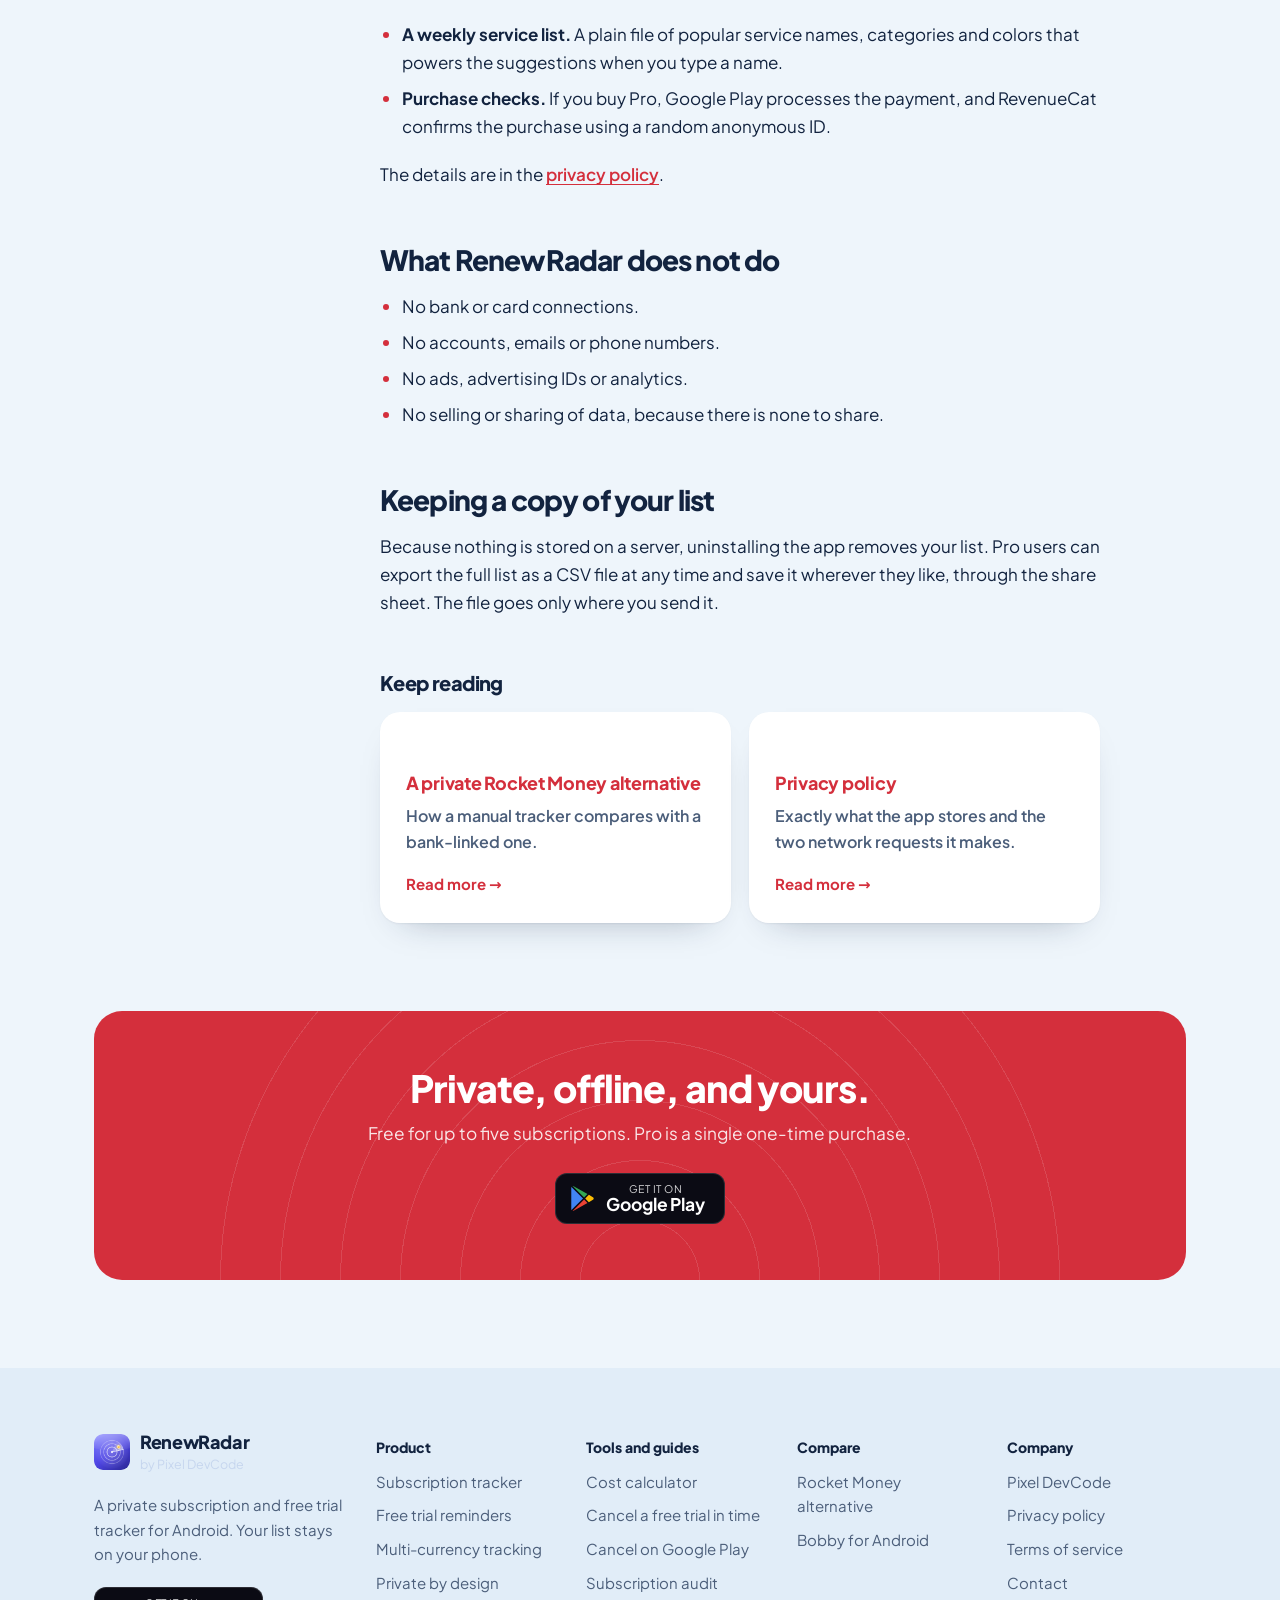
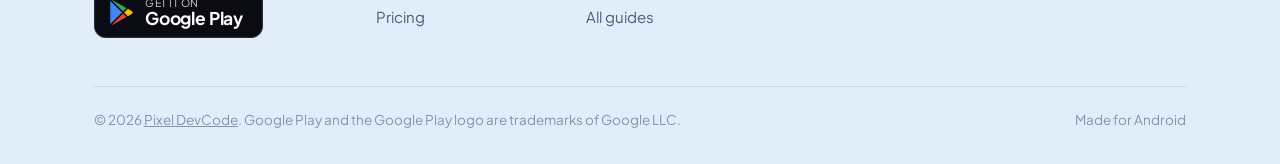
<file: private-subscription-tracker/index.html>
<!doctype html>
<html lang="en">
<head>
  <meta charset="utf-8">
  <meta name="viewport" content="width=device-width, initial-scale=1">
  <meta name="google-site-verification" content="j1CO1LTKK34j4kRKD7CKyY3hLCw61mzQaFAs1GppANA" />
  <title>Private Subscription Tracker: No Bank Login, No Account | RenewRadar</title>
  <meta name="description" content="A subscription tracker that never asks for your bank login, email or name. RenewRadar stores your list on your phone and works offline.">
  <link rel="canonical" href="https://renewradar.pixeldevcode.com/private-subscription-tracker/">
  <meta name="theme-color" content="#13284b">
  <meta property="og:type" content="website">
  <meta property="og:site_name" content="RenewRadar">
  <meta property="og:locale" content="en_US">
  <meta property="og:title" content="Private Subscription Tracker: No Bank Login, No Account | RenewRadar">
  <meta property="og:description" content="A subscription tracker that never asks for your bank login, email or name. RenewRadar stores your list on your phone and works offline.">
  <meta property="og:url" content="https://renewradar.pixeldevcode.com/private-subscription-tracker/">
  <meta property="og:image" content="https://renewradar.pixeldevcode.com/og-banner.png">
  <meta property="og:image:width" content="1200">
  <meta property="og:image:height" content="630">
  <meta property="og:image:alt" content="RenewRadar by Pixel DevCode. Know before you are charged.">
  <meta name="twitter:card" content="summary_large_image">
  <meta name="twitter:title" content="Private Subscription Tracker: No Bank Login, No Account | RenewRadar">
  <meta name="twitter:description" content="A subscription tracker that never asks for your bank login, email or name. RenewRadar stores your list on your phone and works offline.">
  <meta name="twitter:image" content="https://renewradar.pixeldevcode.com/og-banner.png">
  <link rel="icon" href="/assets/img/icon.png">
  <link rel="apple-touch-icon" href="/assets/img/icon.png">
  <link rel="preload" href="/assets/fonts/plus-jakarta-sans.woff2" as="font" type="font/woff2" crossorigin>
  <script>document.documentElement.className="js";try{var t=localStorage.getItem("rr-theme");}catch(e){}if(t!=="light"&&t!=="dark"&&t!=="festive")t="festive";if(t)document.documentElement.setAttribute("data-theme",t)</script>
  <link rel="stylesheet" href="/assets/site.css?v=9774f467">
  <script type="application/ld+json">{"@context":"https://schema.org","@type":"BreadcrumbList","itemListElement":[{"@type":"ListItem","position":1,"name":"Home","item":"https://renewradar.pixeldevcode.com/"},{"@type":"ListItem","position":2,"name":"Private by design","item":"https://renewradar.pixeldevcode.com/private-subscription-tracker/"}]}</script>
</head>
<body>
  <a class="skip" href="#main">Skip to content</a>
  <header class="top"><div class="wrap bar">
    <a class="lockup" href="/" aria-label="RenewRadar, home"><img src="/assets/img/icon.png" alt="" width="38" height="38"><span><b>RenewRadar</b><small>by Pixel DevCode</small></span></a>
    <nav class="nav" id="site-nav" aria-label="Main"><a href="/subscription-tracker/" aria-current="page">Features</a><a href="/free-trial-reminder/">Free trials</a><a href="/subscription-cost-calculator/">Calculator</a><a href="/guides/">Guides</a><a href="/#pricing">Pricing</a></nav>
    <div class="bar-end">
      <div class="modes" role="group" aria-label="Color mode"><button type="button" data-mode="light" aria-pressed="false" aria-label="Light mode" title="Light mode"><svg viewBox="0 0 24 24" aria-hidden="true"><circle cx="12" cy="12" r="4"/><path d="M12 2.5v2M12 19.5v2M4.6 4.6L6 6M18 18l1.4 1.4M2.5 12h2M19.5 12h2M4.6 19.4L6 18M18 6l1.4-1.4"/></svg></button><button type="button" data-mode="dark" aria-pressed="false" aria-label="Dark mode" title="Dark mode"><svg viewBox="0 0 24 24" aria-hidden="true"><path d="M20.5 13.2A8.5 8.5 0 1 1 10.8 3.5a6.6 6.6 0 0 0 9.7 9.7z"/></svg></button><button type="button" data-mode="festive" aria-pressed="false" aria-label="Christmas mode" title="Christmas mode"><svg viewBox="0 0 24 24" aria-hidden="true"><path d="M12 2.5v19M3.8 7.2l16.4 9.6M3.8 16.8l16.4-9.6M9.5 4l2.5 2.5L14.5 4M9.5 20l2.5-2.5 2.5 2.5M4.2 10.3l3.4.9-.9 3.4M19.8 13.7l-3.4-.9.9-3.4"/></svg></button></div>
      <a class="play play-sm" href="https://play.google.com/store/apps/details?id=com.pixeldevcode.renewradar"><svg viewBox="0 0 24 24" aria-hidden="true"><path fill="#4285F4" d="M1.337.924a1.486 1.486 0 0 0-.112.568v21.017c0 .217.045.419.124.6l11.155-11.087L1.337.924z"/><path fill="#34A853" d="M13.544 10.989l3.258-3.238L3.45.195a1.466 1.466 0 0 0-.946-.179l11.04 10.973z"/><path fill="#FBBC04" d="M22.018 13.298l-3.919 2.218-3.515-3.493 3.543-3.521 3.891 2.202a1.49 1.49 0 0 1 0 2.594z"/><path fill="#EA4335" d="M13.544 13.056l-11 10.933c.298.036.612-.016.906-.183l13.324-7.54-3.23-3.21z"/></svg><span><b>Google Play</b></span></a>
      <button class="menu-btn" type="button" aria-label="Menu" aria-expanded="false" aria-controls="site-nav"><span></span><span></span><span></span></button>
    </div>
  </div></header>
  <main id="main">

<header class="page-hero"><div class="wrap">
    <ol class="crumbs"><li><a href="/">Home</a></li><li><span aria-current="page">Private by design</span></li></ol>
    <p class="tag">Private by design</p>
    <h1>A subscription tracker that does not need your bank login.</h1>
    <p class="lede">Many money apps ask you to connect your bank so they can find subscriptions for you. RenewRadar takes the opposite approach: you tell it what you pay for, and nothing leaves your phone.</p>
    <div class="hero-cta"><a class="play" href="https://play.google.com/store/apps/details?id=com.pixeldevcode.renewradar"><svg viewBox="0 0 24 24" aria-hidden="true"><path fill="#4285F4" d="M1.337.924a1.486 1.486 0 0 0-.112.568v21.017c0 .217.045.419.124.6l11.155-11.087L1.337.924z"/><path fill="#34A853" d="M13.544 10.989l3.258-3.238L3.45.195a1.466 1.466 0 0 0-.946-.179l11.04 10.973z"/><path fill="#FBBC04" d="M22.018 13.298l-3.919 2.218-3.515-3.493 3.543-3.521 3.891 2.202a1.49 1.49 0 0 1 0 2.594z"/><path fill="#EA4335" d="M13.544 13.056l-11 10.933c.298.036.612-.016.906-.183l13.324-7.54-3.23-3.21z"/></svg><span><small>Get it on</small><b>Google Play</b></span></a><a class="btn btn-ghost" href="/#how">See how it works</a></div>
    
  </div></header>
<div class="wrap article"><nav class="toc" aria-label="On this page"><p>On this page</p><ol><li><a href="#tradeoff">Bank-linked versus manual</a></li><li><a href="#stays">What stays on your phone</a></li><li><a href="#network">The only network requests</a></li><li><a href="#not">What RenewRadar does not do</a></li><li><a href="#backup">Keeping a copy</a></li></ol></nav><div class="prose">
<h2 id="tradeoff">Bank-linked trackers versus manual trackers</h2>
<p>Bank-linked apps can find subscriptions automatically by reading your transactions. In exchange, a third party gets ongoing access to your financial history, and the app usually only works with banks in certain countries.</p>
<p>A manual tracker asks for about a minute per subscription. In exchange, nobody else sees your spending, it works in any country and with any card or wallet, and it keeps working without internet.</p>
<div class="table-wrap"><table>
  <thead><tr><th></th><th>Bank-linked tracker</th><th>RenewRadar</th></tr></thead>
  <tbody>
    <tr><td>Setup</td><td>Connect bank accounts</td><td>Add subscriptions by hand</td></tr>
    <tr><td>Account needed</td><td>Usually</td><td>No</td></tr>
    <tr><td>Who sees your transactions</td><td>The app and its data partners</td><td>Nobody</td></tr>
    <tr><td>Countries</td><td>Limited to supported banks</td><td>Anywhere</td></tr>
    <tr><td>Works offline</td><td>No</td><td>Yes</td></tr>
  </tbody>
</table></div>

<h2 id="stays">What stays on your phone</h2>
<p>Everything you enter is stored in the app's private storage on your phone: names, prices, currencies, billing cycles, dates, categories, notes and reminder settings. Reminders are local notifications created on the phone itself, not sent from a server.</p>
<p>There is no RenewRadar account, so there is no profile, email address or password to leak.</p>

<h2 id="network">The only network requests the app makes</h2>
<p>RenewRadar makes two kinds of requests, and neither contains your subscriptions:</p>
<ul>
  <li><strong>A weekly service list.</strong> A plain file of popular service names, categories and colors that powers the suggestions when you type a name.</li>
  <li><strong>Purchase checks.</strong> If you buy Pro, Google Play processes the payment, and RevenueCat confirms the purchase using a random anonymous ID.</li>
</ul>
<p>The details are in the <a href="/privacy.html">privacy policy</a>.</p>

<h2 id="not">What RenewRadar does not do</h2>
<ul>
  <li>No bank or card connections.</li>
  <li>No accounts, emails or phone numbers.</li>
  <li>No ads, advertising IDs or analytics.</li>
  <li>No selling or sharing of data, because there is none to share.</li>
</ul>

<h2 id="backup">Keeping a copy of your list</h2>
<p>Because nothing is stored on a server, uninstalling the app removes your list. Pro users can export the full list as a CSV file at any time and save it wherever they like, through the share sheet. The file goes only where you send it.</p>
<aside class="related"><h2>Keep reading</h2><div class="grid-2"><a class="card" href="/rocket-money-alternative/"><h3>A private Rocket Money alternative</h3><p>How a manual tracker compares with a bank-linked one.</p><span class="go">Read more &rarr;</span></a><a class="card" href="/privacy.html"><h3>Privacy policy</h3><p>Exactly what the app stores and the two network requests it makes.</p><span class="go">Read more &rarr;</span></a></div></aside></div></div>
<section class="cta-band"><div class="wrap"><div class="cta-box reveal">
    <div><h2>Private, offline, and yours.</h2><p>Free for up to five subscriptions. Pro is a single one-time purchase.</p></div>
    <a class="play" href="https://play.google.com/store/apps/details?id=com.pixeldevcode.renewradar"><svg viewBox="0 0 24 24" aria-hidden="true"><path fill="#4285F4" d="M1.337.924a1.486 1.486 0 0 0-.112.568v21.017c0 .217.045.419.124.6l11.155-11.087L1.337.924z"/><path fill="#34A853" d="M13.544 10.989l3.258-3.238L3.45.195a1.466 1.466 0 0 0-.946-.179l11.04 10.973z"/><path fill="#FBBC04" d="M22.018 13.298l-3.919 2.218-3.515-3.493 3.543-3.521 3.891 2.202a1.49 1.49 0 0 1 0 2.594z"/><path fill="#EA4335" d="M13.544 13.056l-11 10.933c.298.036.612-.016.906-.183l13.324-7.54-3.23-3.21z"/></svg><span><small>Get it on</small><b>Google Play</b></span></a>
  </div></div></section>

  </main>
  <footer class="foot"><div class="wrap">
    <div class="foot-grid">
      <div class="foot-brand">
        <a class="lockup" href="/" aria-label="RenewRadar, home"><img src="/assets/img/icon.png" alt="" width="38" height="38"><span><b>RenewRadar</b><small>by Pixel DevCode</small></span></a>
        <p>A private subscription and free trial tracker for Android. Your list stays on your phone.</p>
        <a class="play" href="https://play.google.com/store/apps/details?id=com.pixeldevcode.renewradar"><svg viewBox="0 0 24 24" aria-hidden="true"><path fill="#4285F4" d="M1.337.924a1.486 1.486 0 0 0-.112.568v21.017c0 .217.045.419.124.6l11.155-11.087L1.337.924z"/><path fill="#34A853" d="M13.544 10.989l3.258-3.238L3.45.195a1.466 1.466 0 0 0-.946-.179l11.04 10.973z"/><path fill="#FBBC04" d="M22.018 13.298l-3.919 2.218-3.515-3.493 3.543-3.521 3.891 2.202a1.49 1.49 0 0 1 0 2.594z"/><path fill="#EA4335" d="M13.544 13.056l-11 10.933c.298.036.612-.016.906-.183l13.324-7.54-3.23-3.21z"/></svg><span><small>Get it on</small><b>Google Play</b></span></a>
      </div>
      <div><h2>Product</h2><ul><li><a href="/subscription-tracker/">Subscription tracker</a></li><li><a href="/free-trial-reminder/">Free trial reminders</a></li><li><a href="/multi-currency-subscription-tracker/">Multi-currency tracking</a></li><li><a href="/private-subscription-tracker/">Private by design</a></li><li><a href="/#pricing">Pricing</a></li></ul></div>
      <div><h2>Tools and guides</h2><ul><li><a href="/subscription-cost-calculator/">Cost calculator</a></li><li><a href="/guides/cancel-free-trial-before-charged/">Cancel a free trial in time</a></li><li><a href="/guides/cancel-google-play-subscription/">Cancel on Google Play</a></li><li><a href="/guides/subscription-audit/">Subscription audit</a></li><li><a href="/guides/">All guides</a></li></ul></div>
      <div><h2>Compare</h2><ul><li><a href="/rocket-money-alternative/">Rocket Money alternative</a></li><li><a href="/bobby-alternative-android/">Bobby for Android</a></li></ul></div>
      <div><h2>Company</h2><ul><li><a href="https://pixeldevcode.com">Pixel DevCode</a></li><li><a href="/privacy.html">Privacy policy</a></li><li><a href="/terms.html">Terms of service</a></li><li><a href="mailto:renewradar@pixeldevcode.com">Contact</a></li></ul></div>
    </div>
    <div class="foot-base"><span>&copy; 2026 <a href="https://pixeldevcode.com">Pixel DevCode</a>. Google Play and the Google Play logo are trademarks of Google LLC.</span><span>Made for Android</span></div>
  </div></footer>
  <script src="/assets/site.js?v=c0725a96" defer></script>

</body>
</html>
</file>
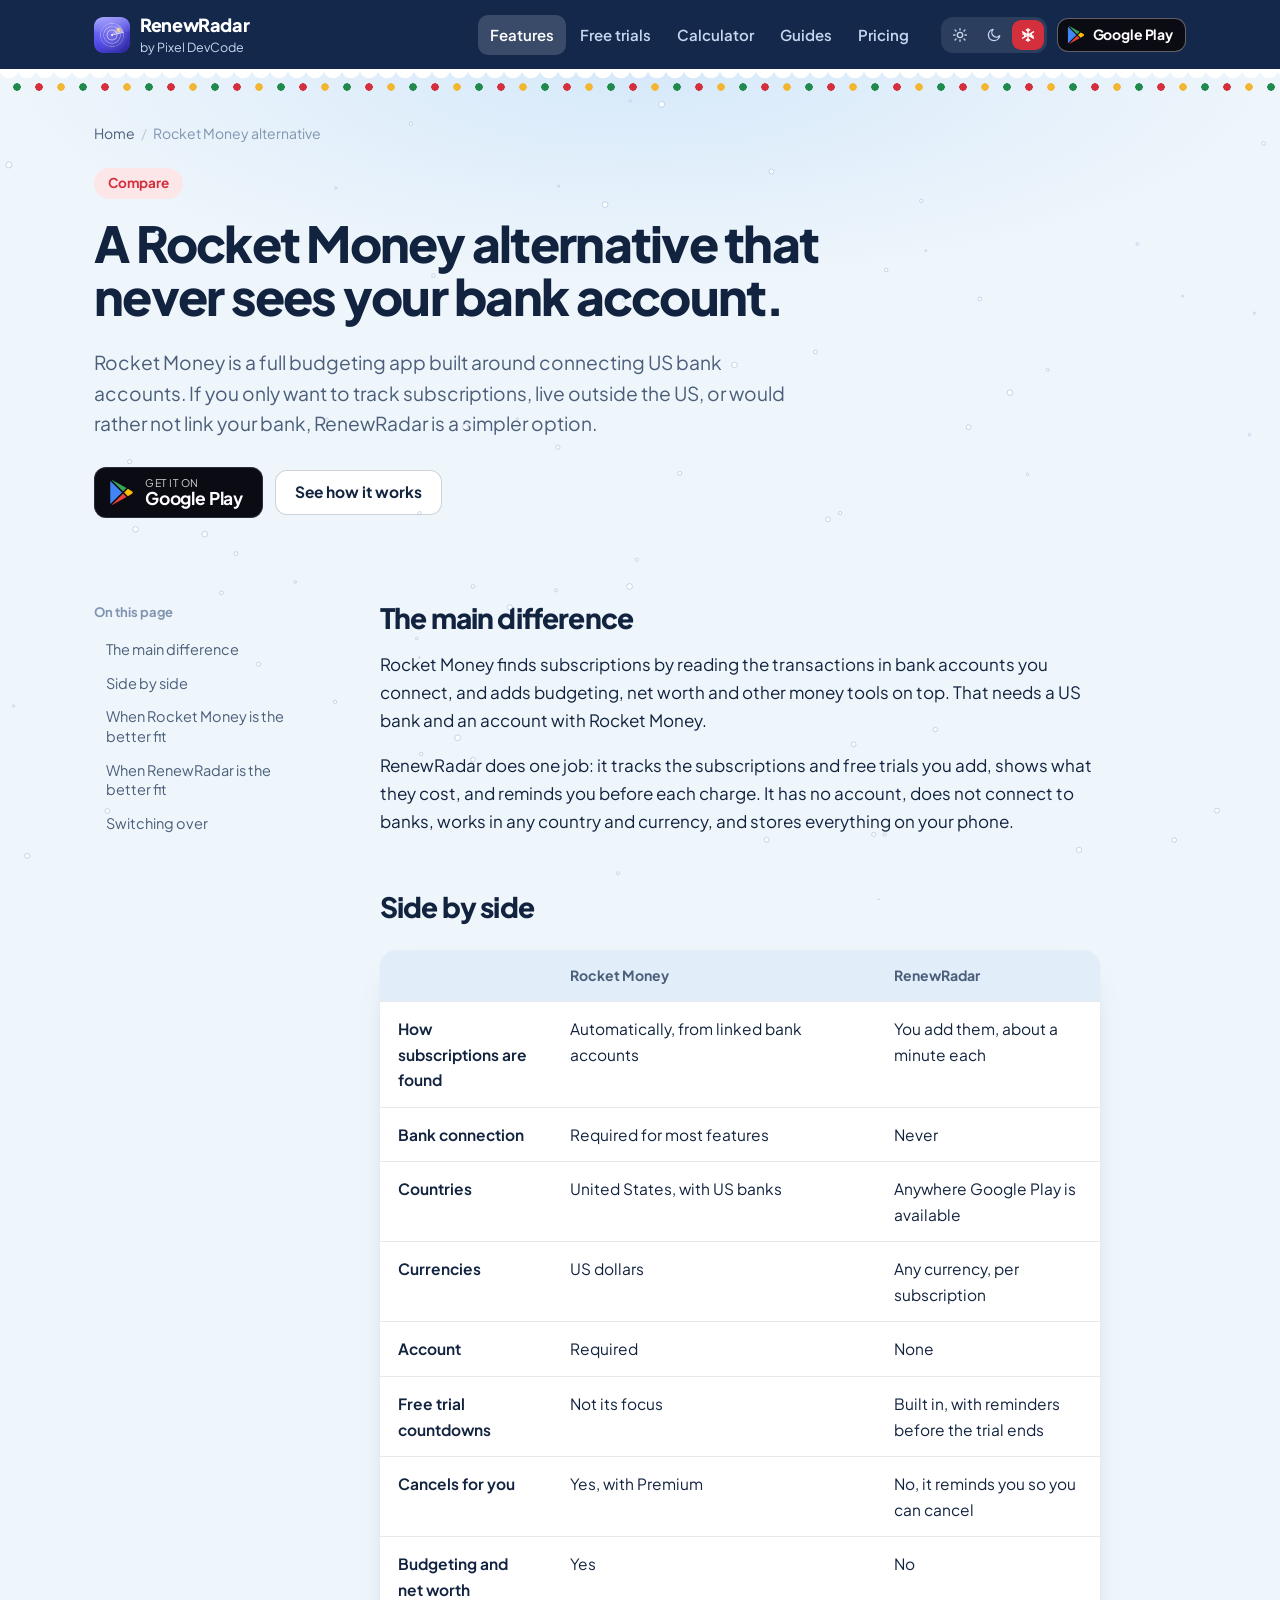
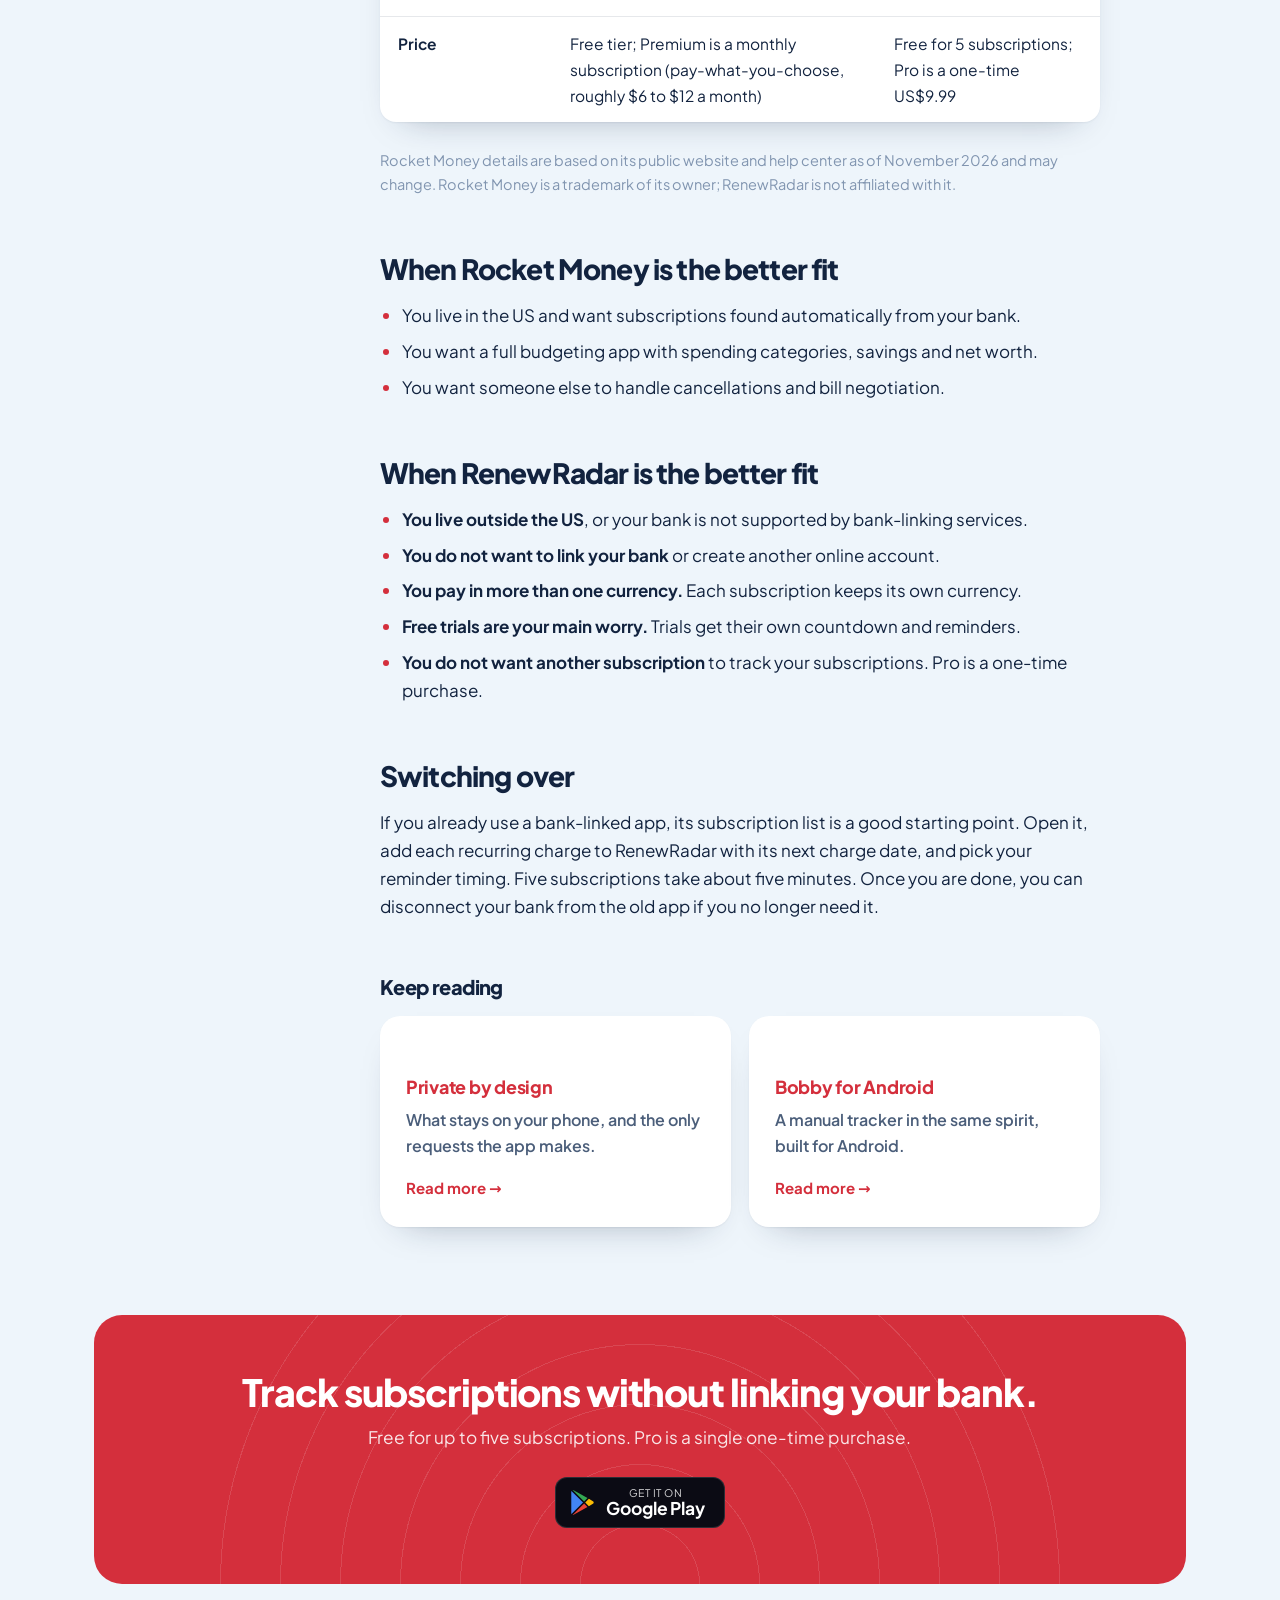
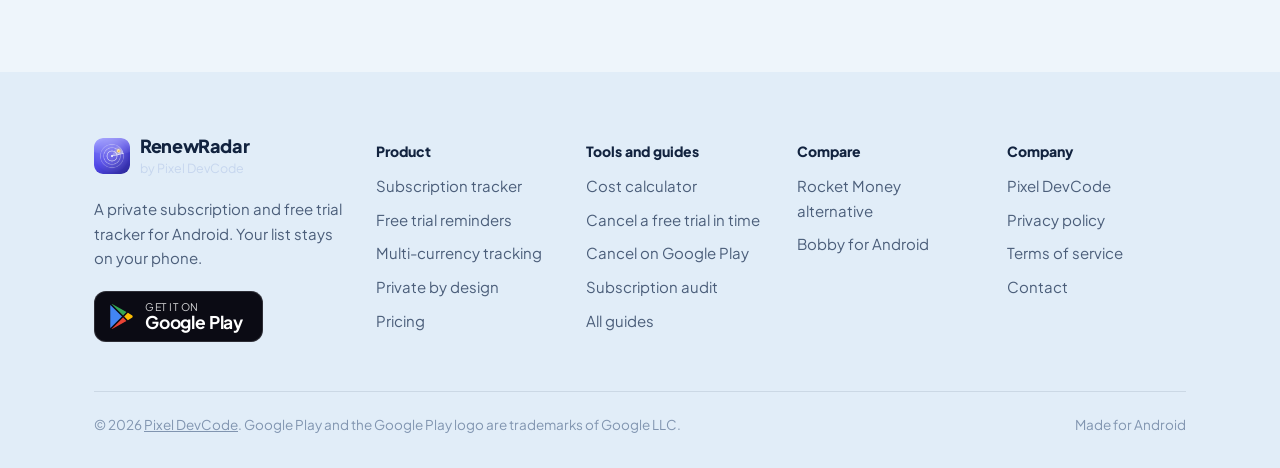
<file: rocket-money-alternative/index.html>
<!doctype html>
<html lang="en">
<head>
  <meta charset="utf-8">
  <meta name="viewport" content="width=device-width, initial-scale=1">
  <meta name="google-site-verification" content="j1CO1LTKK34j4kRKD7CKyY3hLCw61mzQaFAs1GppANA" />
  <title>Rocket Money Alternative Without Bank Linking | RenewRadar</title>
  <meta name="description" content="Looking for a Rocket Money alternative that works outside the US and without connecting your bank? Compare RenewRadar, a private subscription tracker for Android.">
  <link rel="canonical" href="https://renewradar.pixeldevcode.com/rocket-money-alternative/">
  <meta name="theme-color" content="#13284b">
  <meta property="og:type" content="website">
  <meta property="og:site_name" content="RenewRadar">
  <meta property="og:locale" content="en_US">
  <meta property="og:title" content="Rocket Money Alternative Without Bank Linking | RenewRadar">
  <meta property="og:description" content="Looking for a Rocket Money alternative that works outside the US and without connecting your bank? Compare RenewRadar, a private subscription tracker for Android.">
  <meta property="og:url" content="https://renewradar.pixeldevcode.com/rocket-money-alternative/">
  <meta property="og:image" content="https://renewradar.pixeldevcode.com/og-banner.png">
  <meta property="og:image:width" content="1200">
  <meta property="og:image:height" content="630">
  <meta property="og:image:alt" content="RenewRadar by Pixel DevCode. Know before you are charged.">
  <meta name="twitter:card" content="summary_large_image">
  <meta name="twitter:title" content="Rocket Money Alternative Without Bank Linking | RenewRadar">
  <meta name="twitter:description" content="Looking for a Rocket Money alternative that works outside the US and without connecting your bank? Compare RenewRadar, a private subscription tracker for Android.">
  <meta name="twitter:image" content="https://renewradar.pixeldevcode.com/og-banner.png">
  <link rel="icon" href="/assets/img/icon.png">
  <link rel="apple-touch-icon" href="/assets/img/icon.png">
  <link rel="preload" href="/assets/fonts/plus-jakarta-sans.woff2" as="font" type="font/woff2" crossorigin>
  <script>document.documentElement.className="js";try{var t=localStorage.getItem("rr-theme");}catch(e){}if(t!=="light"&&t!=="dark"&&t!=="festive")t="festive";if(t)document.documentElement.setAttribute("data-theme",t)</script>
  <link rel="stylesheet" href="/assets/site.css?v=9774f467">
  <script type="application/ld+json">{"@context":"https://schema.org","@type":"BreadcrumbList","itemListElement":[{"@type":"ListItem","position":1,"name":"Home","item":"https://renewradar.pixeldevcode.com/"},{"@type":"ListItem","position":2,"name":"Rocket Money alternative","item":"https://renewradar.pixeldevcode.com/rocket-money-alternative/"}]}</script>
</head>
<body>
  <a class="skip" href="#main">Skip to content</a>
  <header class="top"><div class="wrap bar">
    <a class="lockup" href="/" aria-label="RenewRadar, home"><img src="/assets/img/icon.png" alt="" width="38" height="38"><span><b>RenewRadar</b><small>by Pixel DevCode</small></span></a>
    <nav class="nav" id="site-nav" aria-label="Main"><a href="/subscription-tracker/" aria-current="page">Features</a><a href="/free-trial-reminder/">Free trials</a><a href="/subscription-cost-calculator/">Calculator</a><a href="/guides/">Guides</a><a href="/#pricing">Pricing</a></nav>
    <div class="bar-end">
      <div class="modes" role="group" aria-label="Color mode"><button type="button" data-mode="light" aria-pressed="false" aria-label="Light mode" title="Light mode"><svg viewBox="0 0 24 24" aria-hidden="true"><circle cx="12" cy="12" r="4"/><path d="M12 2.5v2M12 19.5v2M4.6 4.6L6 6M18 18l1.4 1.4M2.5 12h2M19.5 12h2M4.6 19.4L6 18M18 6l1.4-1.4"/></svg></button><button type="button" data-mode="dark" aria-pressed="false" aria-label="Dark mode" title="Dark mode"><svg viewBox="0 0 24 24" aria-hidden="true"><path d="M20.5 13.2A8.5 8.5 0 1 1 10.8 3.5a6.6 6.6 0 0 0 9.7 9.7z"/></svg></button><button type="button" data-mode="festive" aria-pressed="false" aria-label="Christmas mode" title="Christmas mode"><svg viewBox="0 0 24 24" aria-hidden="true"><path d="M12 2.5v19M3.8 7.2l16.4 9.6M3.8 16.8l16.4-9.6M9.5 4l2.5 2.5L14.5 4M9.5 20l2.5-2.5 2.5 2.5M4.2 10.3l3.4.9-.9 3.4M19.8 13.7l-3.4-.9.9-3.4"/></svg></button></div>
      <a class="play play-sm" href="https://play.google.com/store/apps/details?id=com.pixeldevcode.renewradar"><svg viewBox="0 0 24 24" aria-hidden="true"><path fill="#4285F4" d="M1.337.924a1.486 1.486 0 0 0-.112.568v21.017c0 .217.045.419.124.6l11.155-11.087L1.337.924z"/><path fill="#34A853" d="M13.544 10.989l3.258-3.238L3.45.195a1.466 1.466 0 0 0-.946-.179l11.04 10.973z"/><path fill="#FBBC04" d="M22.018 13.298l-3.919 2.218-3.515-3.493 3.543-3.521 3.891 2.202a1.49 1.49 0 0 1 0 2.594z"/><path fill="#EA4335" d="M13.544 13.056l-11 10.933c.298.036.612-.016.906-.183l13.324-7.54-3.23-3.21z"/></svg><span><b>Google Play</b></span></a>
      <button class="menu-btn" type="button" aria-label="Menu" aria-expanded="false" aria-controls="site-nav"><span></span><span></span><span></span></button>
    </div>
  </div></header>
  <main id="main">

<header class="page-hero"><div class="wrap">
    <ol class="crumbs"><li><a href="/">Home</a></li><li><span aria-current="page">Rocket Money alternative</span></li></ol>
    <p class="tag">Compare</p>
    <h1>A Rocket Money alternative that never sees your bank account.</h1>
    <p class="lede">Rocket Money is a full budgeting app built around connecting US bank accounts. If you only want to track subscriptions, live outside the US, or would rather not link your bank, RenewRadar is a simpler option.</p>
    <div class="hero-cta"><a class="play" href="https://play.google.com/store/apps/details?id=com.pixeldevcode.renewradar"><svg viewBox="0 0 24 24" aria-hidden="true"><path fill="#4285F4" d="M1.337.924a1.486 1.486 0 0 0-.112.568v21.017c0 .217.045.419.124.6l11.155-11.087L1.337.924z"/><path fill="#34A853" d="M13.544 10.989l3.258-3.238L3.45.195a1.466 1.466 0 0 0-.946-.179l11.04 10.973z"/><path fill="#FBBC04" d="M22.018 13.298l-3.919 2.218-3.515-3.493 3.543-3.521 3.891 2.202a1.49 1.49 0 0 1 0 2.594z"/><path fill="#EA4335" d="M13.544 13.056l-11 10.933c.298.036.612-.016.906-.183l13.324-7.54-3.23-3.21z"/></svg><span><small>Get it on</small><b>Google Play</b></span></a><a class="btn btn-ghost" href="/#how">See how it works</a></div>
    
  </div></header>
<div class="wrap article"><nav class="toc" aria-label="On this page"><p>On this page</p><ol><li><a href="#diff">The main difference</a></li><li><a href="#table">Side by side</a></li><li><a href="#rocket">When Rocket Money is the better fit</a></li><li><a href="#renewradar">When RenewRadar is the better fit</a></li><li><a href="#switch">Switching over</a></li></ol></nav><div class="prose">
<h2 id="diff">The main difference</h2>
<p>Rocket Money finds subscriptions by reading the transactions in bank accounts you connect, and adds budgeting, net worth and other money tools on top. That needs a US bank and an account with Rocket Money.</p>
<p>RenewRadar does one job: it tracks the subscriptions and free trials you add, shows what they cost, and reminds you before each charge. It has no account, does not connect to banks, works in any country and currency, and stores everything on your phone.</p>

<h2 id="table">Side by side</h2>
<div class="table-wrap"><table>
  <thead><tr><th></th><th>Rocket Money</th><th>RenewRadar</th></tr></thead>
  <tbody>
    <tr><td>How subscriptions are found</td><td>Automatically, from linked bank accounts</td><td>You add them, about a minute each</td></tr>
    <tr><td>Bank connection</td><td>Required for most features</td><td>Never</td></tr>
    <tr><td>Countries</td><td>United States, with US banks</td><td>Anywhere Google Play is available</td></tr>
    <tr><td>Currencies</td><td>US dollars</td><td>Any currency, per subscription</td></tr>
    <tr><td>Account</td><td>Required</td><td>None</td></tr>
    <tr><td>Free trial countdowns</td><td>Not its focus</td><td>Built in, with reminders before the trial ends</td></tr>
    <tr><td>Cancels for you</td><td>Yes, with Premium</td><td>No, it reminds you so you can cancel</td></tr>
    <tr><td>Budgeting and net worth</td><td>Yes</td><td>No</td></tr>
    <tr><td>Price</td><td>Free tier; Premium is a monthly subscription (pay-what-you-choose, roughly $6 to $12 a month)</td><td>Free for 5 subscriptions; Pro is a one-time US$9.99</td></tr>
  </tbody>
</table></div>
<p class="fine">Rocket Money details are based on its public website and help center as of November 2026 and may change. Rocket Money is a trademark of its owner; RenewRadar is not affiliated with it.</p>

<h2 id="rocket">When Rocket Money is the better fit</h2>
<ul>
  <li>You live in the US and want subscriptions found automatically from your bank.</li>
  <li>You want a full budgeting app with spending categories, savings and net worth.</li>
  <li>You want someone else to handle cancellations and bill negotiation.</li>
</ul>

<h2 id="renewradar">When RenewRadar is the better fit</h2>
<ul>
  <li><strong>You live outside the US</strong>, or your bank is not supported by bank-linking services.</li>
  <li><strong>You do not want to link your bank</strong> or create another online account.</li>
  <li><strong>You pay in more than one currency.</strong> Each subscription keeps its own currency.</li>
  <li><strong>Free trials are your main worry.</strong> Trials get their own countdown and reminders.</li>
  <li><strong>You do not want another subscription</strong> to track your subscriptions. Pro is a one-time purchase.</li>
</ul>

<h2 id="switch">Switching over</h2>
<p>If you already use a bank-linked app, its subscription list is a good starting point. Open it, add each recurring charge to RenewRadar with its next charge date, and pick your reminder timing. Five subscriptions take about five minutes. Once you are done, you can disconnect your bank from the old app if you no longer need it.</p>
<aside class="related"><h2>Keep reading</h2><div class="grid-2"><a class="card" href="/private-subscription-tracker/"><h3>Private by design</h3><p>What stays on your phone, and the only requests the app makes.</p><span class="go">Read more &rarr;</span></a><a class="card" href="/bobby-alternative-android/"><h3>Bobby for Android</h3><p>A manual tracker in the same spirit, built for Android.</p><span class="go">Read more &rarr;</span></a></div></aside></div></div>
<section class="cta-band"><div class="wrap"><div class="cta-box reveal">
    <div><h2>Track subscriptions without linking your bank.</h2><p>Free for up to five subscriptions. Pro is a single one-time purchase.</p></div>
    <a class="play" href="https://play.google.com/store/apps/details?id=com.pixeldevcode.renewradar"><svg viewBox="0 0 24 24" aria-hidden="true"><path fill="#4285F4" d="M1.337.924a1.486 1.486 0 0 0-.112.568v21.017c0 .217.045.419.124.6l11.155-11.087L1.337.924z"/><path fill="#34A853" d="M13.544 10.989l3.258-3.238L3.45.195a1.466 1.466 0 0 0-.946-.179l11.04 10.973z"/><path fill="#FBBC04" d="M22.018 13.298l-3.919 2.218-3.515-3.493 3.543-3.521 3.891 2.202a1.49 1.49 0 0 1 0 2.594z"/><path fill="#EA4335" d="M13.544 13.056l-11 10.933c.298.036.612-.016.906-.183l13.324-7.54-3.23-3.21z"/></svg><span><small>Get it on</small><b>Google Play</b></span></a>
  </div></div></section>

  </main>
  <footer class="foot"><div class="wrap">
    <div class="foot-grid">
      <div class="foot-brand">
        <a class="lockup" href="/" aria-label="RenewRadar, home"><img src="/assets/img/icon.png" alt="" width="38" height="38"><span><b>RenewRadar</b><small>by Pixel DevCode</small></span></a>
        <p>A private subscription and free trial tracker for Android. Your list stays on your phone.</p>
        <a class="play" href="https://play.google.com/store/apps/details?id=com.pixeldevcode.renewradar"><svg viewBox="0 0 24 24" aria-hidden="true"><path fill="#4285F4" d="M1.337.924a1.486 1.486 0 0 0-.112.568v21.017c0 .217.045.419.124.6l11.155-11.087L1.337.924z"/><path fill="#34A853" d="M13.544 10.989l3.258-3.238L3.45.195a1.466 1.466 0 0 0-.946-.179l11.04 10.973z"/><path fill="#FBBC04" d="M22.018 13.298l-3.919 2.218-3.515-3.493 3.543-3.521 3.891 2.202a1.49 1.49 0 0 1 0 2.594z"/><path fill="#EA4335" d="M13.544 13.056l-11 10.933c.298.036.612-.016.906-.183l13.324-7.54-3.23-3.21z"/></svg><span><small>Get it on</small><b>Google Play</b></span></a>
      </div>
      <div><h2>Product</h2><ul><li><a href="/subscription-tracker/">Subscription tracker</a></li><li><a href="/free-trial-reminder/">Free trial reminders</a></li><li><a href="/multi-currency-subscription-tracker/">Multi-currency tracking</a></li><li><a href="/private-subscription-tracker/">Private by design</a></li><li><a href="/#pricing">Pricing</a></li></ul></div>
      <div><h2>Tools and guides</h2><ul><li><a href="/subscription-cost-calculator/">Cost calculator</a></li><li><a href="/guides/cancel-free-trial-before-charged/">Cancel a free trial in time</a></li><li><a href="/guides/cancel-google-play-subscription/">Cancel on Google Play</a></li><li><a href="/guides/subscription-audit/">Subscription audit</a></li><li><a href="/guides/">All guides</a></li></ul></div>
      <div><h2>Compare</h2><ul><li><a href="/rocket-money-alternative/">Rocket Money alternative</a></li><li><a href="/bobby-alternative-android/">Bobby for Android</a></li></ul></div>
      <div><h2>Company</h2><ul><li><a href="https://pixeldevcode.com">Pixel DevCode</a></li><li><a href="/privacy.html">Privacy policy</a></li><li><a href="/terms.html">Terms of service</a></li><li><a href="mailto:renewradar@pixeldevcode.com">Contact</a></li></ul></div>
    </div>
    <div class="foot-base"><span>&copy; 2026 <a href="https://pixeldevcode.com">Pixel DevCode</a>. Google Play and the Google Play logo are trademarks of Google LLC.</span><span>Made for Android</span></div>
  </div></footer>
  <script src="/assets/site.js?v=c0725a96" defer></script>

</body>
</html>
</file>
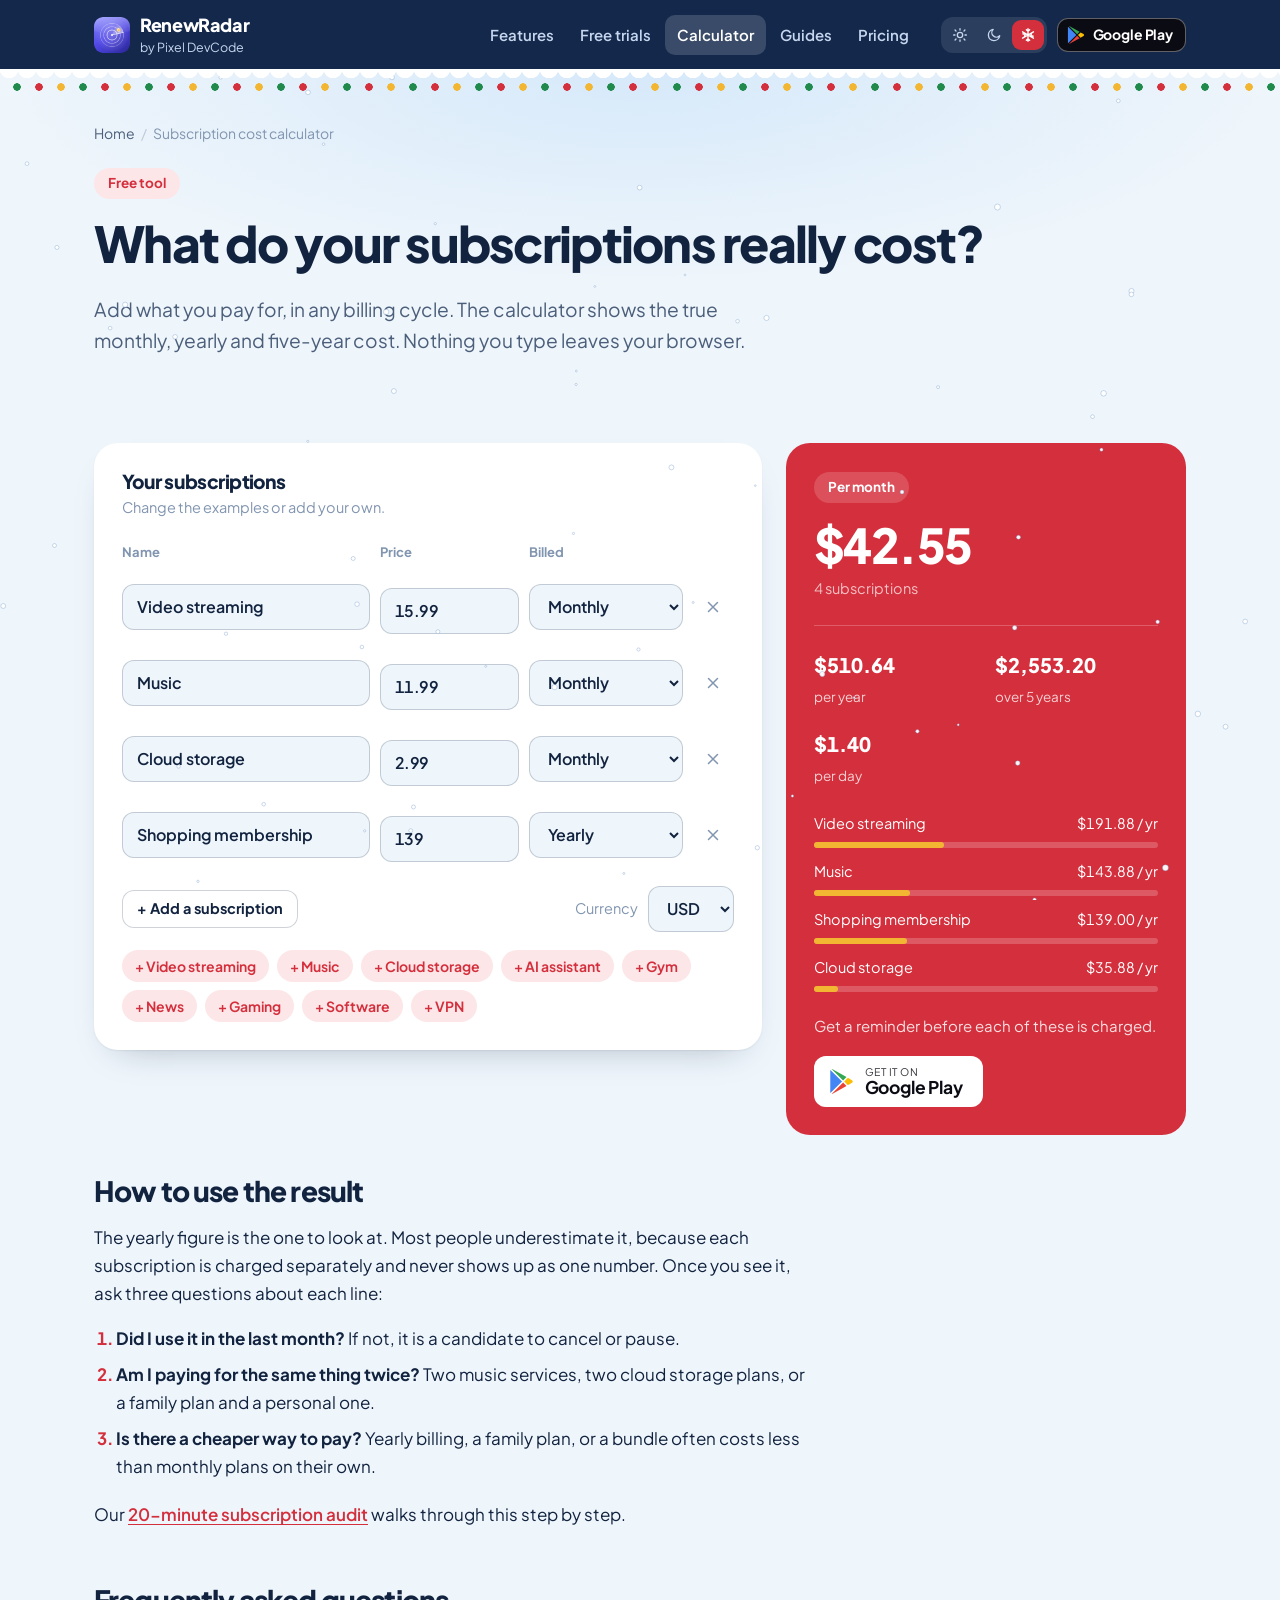
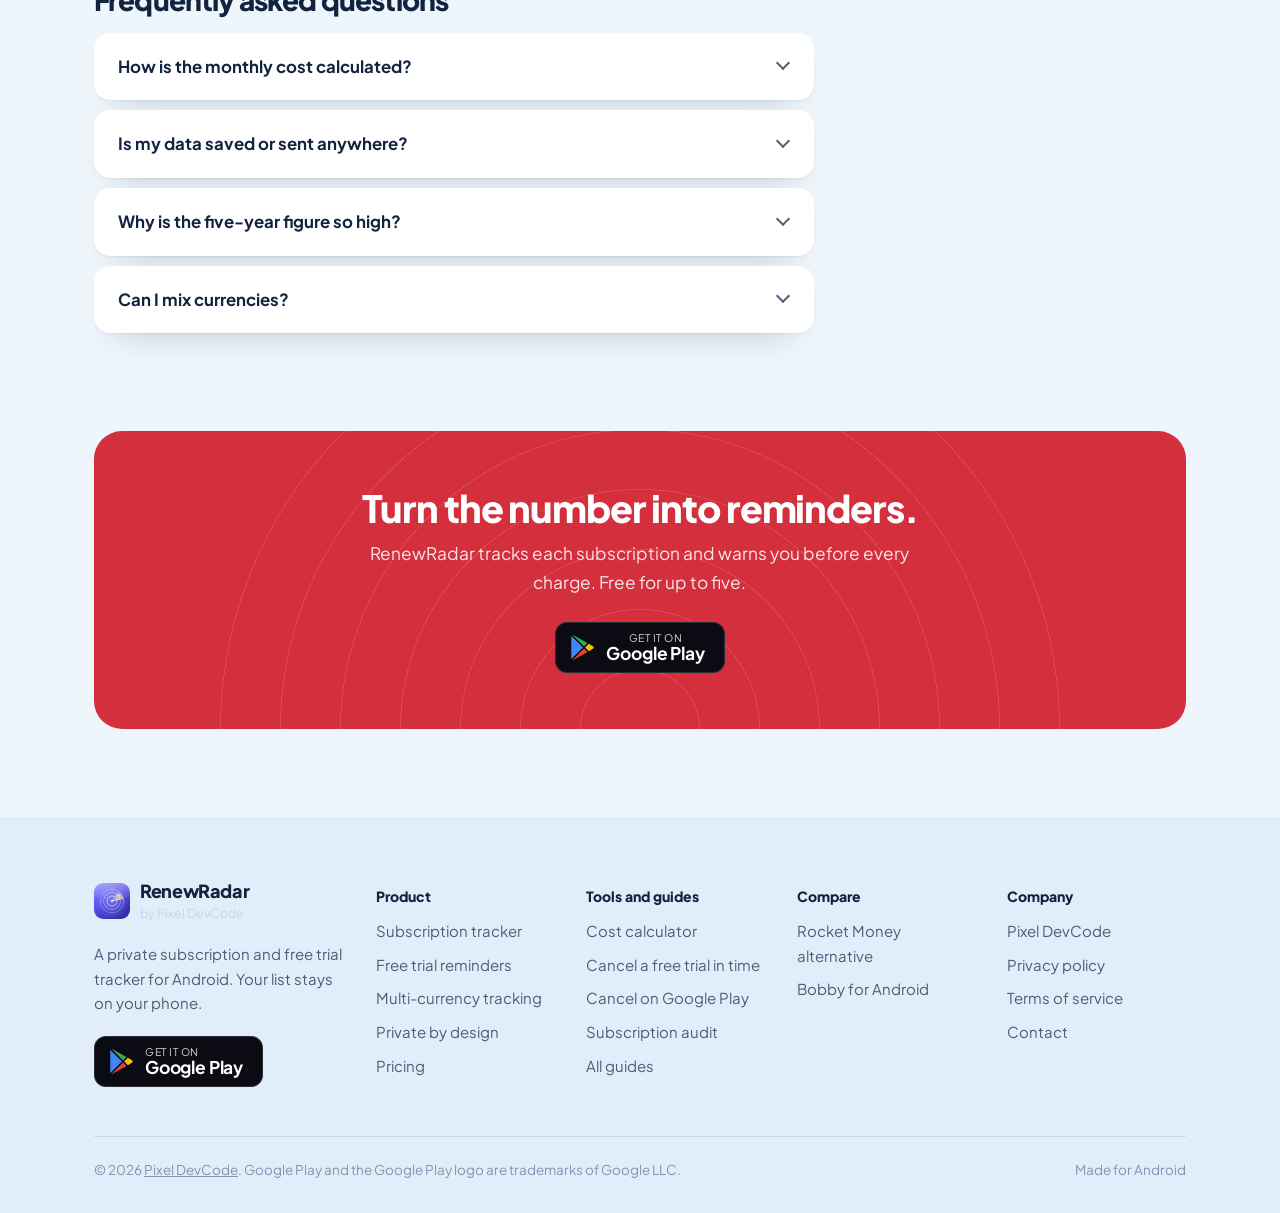
<file: subscription-cost-calculator/index.html>
<!doctype html>
<html lang="en">
<head>
  <meta charset="utf-8">
  <meta name="viewport" content="width=device-width, initial-scale=1">
  <meta name="google-site-verification" content="j1CO1LTKK34j4kRKD7CKyY3hLCw61mzQaFAs1GppANA" />
  <title>Subscription Cost Calculator: Monthly, Yearly and 5-Year Cost | RenewRadar</title>
  <meta name="description" content="Free subscription cost calculator. Add your streaming, music, software and other plans to see what they cost per month, per year and over five years.">
  <link rel="canonical" href="https://renewradar.pixeldevcode.com/subscription-cost-calculator/">
  <meta name="theme-color" content="#13284b">
  <meta property="og:type" content="website">
  <meta property="og:site_name" content="RenewRadar">
  <meta property="og:locale" content="en_US">
  <meta property="og:title" content="Subscription Cost Calculator: Monthly, Yearly and 5-Year Cost | RenewRadar">
  <meta property="og:description" content="Free subscription cost calculator. Add your streaming, music, software and other plans to see what they cost per month, per year and over five years.">
  <meta property="og:url" content="https://renewradar.pixeldevcode.com/subscription-cost-calculator/">
  <meta property="og:image" content="https://renewradar.pixeldevcode.com/og-banner.png">
  <meta property="og:image:width" content="1200">
  <meta property="og:image:height" content="630">
  <meta property="og:image:alt" content="RenewRadar by Pixel DevCode. Know before you are charged.">
  <meta name="twitter:card" content="summary_large_image">
  <meta name="twitter:title" content="Subscription Cost Calculator: Monthly, Yearly and 5-Year Cost | RenewRadar">
  <meta name="twitter:description" content="Free subscription cost calculator. Add your streaming, music, software and other plans to see what they cost per month, per year and over five years.">
  <meta name="twitter:image" content="https://renewradar.pixeldevcode.com/og-banner.png">
  <link rel="icon" href="/assets/img/icon.png">
  <link rel="apple-touch-icon" href="/assets/img/icon.png">
  <link rel="preload" href="/assets/fonts/plus-jakarta-sans.woff2" as="font" type="font/woff2" crossorigin>
  <script>document.documentElement.className="js";try{var t=localStorage.getItem("rr-theme");}catch(e){}if(t!=="light"&&t!=="dark"&&t!=="festive")t="festive";if(t)document.documentElement.setAttribute("data-theme",t)</script>
  <link rel="stylesheet" href="/assets/site.css?v=9774f467">
  <script type="application/ld+json">{"@context":"https://schema.org","@type":"BreadcrumbList","itemListElement":[{"@type":"ListItem","position":1,"name":"Home","item":"https://renewradar.pixeldevcode.com/"},{"@type":"ListItem","position":2,"name":"Subscription cost calculator","item":"https://renewradar.pixeldevcode.com/subscription-cost-calculator/"}]}</script>
  <script type="application/ld+json">{"@context":"https://schema.org","@type":"WebApplication","name":"Subscription cost calculator","url":"https://renewradar.pixeldevcode.com/subscription-cost-calculator/","applicationCategory":"FinanceApplication","operatingSystem":"Any","offers":{"@type":"Offer","price":"0","priceCurrency":"USD"}}</script>
  <script type="application/ld+json">{"@context":"https://schema.org","@type":"FAQPage","mainEntity":[{"@type":"Question","name":"How is the monthly cost calculated?","acceptedAnswer":{"@type":"Answer","text":"Every price is converted to a monthly figure. Monthly prices stay the same, yearly prices are divided by 12, quarterly prices by 3, and weekly prices are multiplied by 52 and divided by 12, because a month is slightly longer than four weeks."}},{"@type":"Question","name":"Is my data saved or sent anywhere?","acceptedAnswer":{"@type":"Answer","text":"No. The calculator runs entirely in your browser. Nothing you type is stored or sent to a server, and it is gone when you close the page."}},{"@type":"Question","name":"Why is the five-year figure so high?","acceptedAnswer":{"@type":"Answer","text":"Because subscriptions repeat. A $12 monthly plan looks small, but it is $720 over five years. The five-year number is simply the monthly total times 60, before any price increases."}},{"@type":"Question","name":"Can I mix currencies?","acceptedAnswer":{"@type":"Answer","text":"The calculator uses one currency for all rows. If you pay in several currencies, run it once per currency, or use RenewRadar, which keeps a separate total for each currency."}}]}</script>
</head>
<body>
  <a class="skip" href="#main">Skip to content</a>
  <header class="top"><div class="wrap bar">
    <a class="lockup" href="/" aria-label="RenewRadar, home"><img src="/assets/img/icon.png" alt="" width="38" height="38"><span><b>RenewRadar</b><small>by Pixel DevCode</small></span></a>
    <nav class="nav" id="site-nav" aria-label="Main"><a href="/subscription-tracker/">Features</a><a href="/free-trial-reminder/">Free trials</a><a href="/subscription-cost-calculator/" aria-current="page">Calculator</a><a href="/guides/">Guides</a><a href="/#pricing">Pricing</a></nav>
    <div class="bar-end">
      <div class="modes" role="group" aria-label="Color mode"><button type="button" data-mode="light" aria-pressed="false" aria-label="Light mode" title="Light mode"><svg viewBox="0 0 24 24" aria-hidden="true"><circle cx="12" cy="12" r="4"/><path d="M12 2.5v2M12 19.5v2M4.6 4.6L6 6M18 18l1.4 1.4M2.5 12h2M19.5 12h2M4.6 19.4L6 18M18 6l1.4-1.4"/></svg></button><button type="button" data-mode="dark" aria-pressed="false" aria-label="Dark mode" title="Dark mode"><svg viewBox="0 0 24 24" aria-hidden="true"><path d="M20.5 13.2A8.5 8.5 0 1 1 10.8 3.5a6.6 6.6 0 0 0 9.7 9.7z"/></svg></button><button type="button" data-mode="festive" aria-pressed="false" aria-label="Christmas mode" title="Christmas mode"><svg viewBox="0 0 24 24" aria-hidden="true"><path d="M12 2.5v19M3.8 7.2l16.4 9.6M3.8 16.8l16.4-9.6M9.5 4l2.5 2.5L14.5 4M9.5 20l2.5-2.5 2.5 2.5M4.2 10.3l3.4.9-.9 3.4M19.8 13.7l-3.4-.9.9-3.4"/></svg></button></div>
      <a class="play play-sm" href="https://play.google.com/store/apps/details?id=com.pixeldevcode.renewradar"><svg viewBox="0 0 24 24" aria-hidden="true"><path fill="#4285F4" d="M1.337.924a1.486 1.486 0 0 0-.112.568v21.017c0 .217.045.419.124.6l11.155-11.087L1.337.924z"/><path fill="#34A853" d="M13.544 10.989l3.258-3.238L3.45.195a1.466 1.466 0 0 0-.946-.179l11.04 10.973z"/><path fill="#FBBC04" d="M22.018 13.298l-3.919 2.218-3.515-3.493 3.543-3.521 3.891 2.202a1.49 1.49 0 0 1 0 2.594z"/><path fill="#EA4335" d="M13.544 13.056l-11 10.933c.298.036.612-.016.906-.183l13.324-7.54-3.23-3.21z"/></svg><span><b>Google Play</b></span></a>
      <button class="menu-btn" type="button" aria-label="Menu" aria-expanded="false" aria-controls="site-nav"><span></span><span></span><span></span></button>
    </div>
  </div></header>
  <main id="main">

<header class="page-hero"><div class="wrap">
  <ol class="crumbs"><li><a href="/">Home</a></li><li><span aria-current="page">Subscription cost calculator</span></li></ol>
  <p class="tag">Free tool</p>
  <h1>What do your subscriptions really cost?</h1>
  <p class="lede">Add what you pay for, in any billing cycle. The calculator shows the true monthly, yearly and five-year cost. Nothing you type leaves your browser.</p>
</div></header>

<div class="wrap">
  <form class="calc" id="calc" autocomplete="off">
    <div class="calc-panel">
      <h2>Your subscriptions</h2>
      <p class="fine" style="margin:0">Change the examples or add your own.</p>
      <div class="calc-row calc-head" aria-hidden="true"><span>Name</span><span>Price</span><span>Billed</span><span></span></div>
      <div id="rows"></div>
      <noscript><p class="note">The calculator needs JavaScript to run.</p></noscript>
      <div class="calc-tools">
        <button type="button" class="btn btn-ghost btn-sm" id="add-row">+ Add a subscription</button>
        <label class="fine" for="currency" style="margin-left:auto">Currency</label>
        <select id="currency" style="width:auto"><option>USD</option><option>EUR</option><option>GBP</option><option>CAD</option><option>AUD</option><option>PHP</option><option>INR</option><option>JPY</option><option>SGD</option><option>NZD</option><option>ZAR</option><option>MXN</option><option>BRL</option></select>
      </div>
      <div class="chips" aria-label="Quick add"><button type="button" class="chip" data-add="Video streaming" data-cycle="monthly">+ Video streaming</button><button type="button" class="chip" data-add="Music" data-cycle="monthly">+ Music</button><button type="button" class="chip" data-add="Cloud storage" data-cycle="monthly">+ Cloud storage</button><button type="button" class="chip" data-add="AI assistant" data-cycle="monthly">+ AI assistant</button><button type="button" class="chip" data-add="Gym" data-cycle="monthly">+ Gym</button><button type="button" class="chip" data-add="News" data-cycle="monthly">+ News</button><button type="button" class="chip" data-add="Gaming" data-cycle="monthly">+ Gaming</button><button type="button" class="chip" data-add="Software" data-cycle="yearly">+ Software</button><button type="button" class="chip" data-add="VPN" data-cycle="yearly">+ VPN</button></div>
    </div>
    <aside class="result" aria-live="polite">
      <p class="tag">Per month</p>
      <div class="big" id="out-month">0</div>
      <p class="fine" style="color:inherit;opacity:.7;margin:8px 0 0" id="out-count">0 subscriptions</p>
      <div class="result-grid">
        <div><b id="out-year">0</b><span>per year</span></div>
        <div><b id="out-five">0</b><span>over 5 years</span></div>
        <div><b id="out-day">0</b><span>per day</span></div>
      </div>
      <ul class="bars" id="bars"></ul>
      <p style="margin:22px 0 10px;font-size:15px;opacity:.85">Get a reminder before each of these is charged.</p>
      <a class="play" href="https://play.google.com/store/apps/details?id=com.pixeldevcode.renewradar"><svg viewBox="0 0 24 24" aria-hidden="true"><path fill="#4285F4" d="M1.337.924a1.486 1.486 0 0 0-.112.568v21.017c0 .217.045.419.124.6l11.155-11.087L1.337.924z"/><path fill="#34A853" d="M13.544 10.989l3.258-3.238L3.45.195a1.466 1.466 0 0 0-.946-.179l11.04 10.973z"/><path fill="#FBBC04" d="M22.018 13.298l-3.919 2.218-3.515-3.493 3.543-3.521 3.891 2.202a1.49 1.49 0 0 1 0 2.594z"/><path fill="#EA4335" d="M13.544 13.056l-11 10.933c.298.036.612-.016.906-.183l13.324-7.54-3.23-3.21z"/></svg><span><small>Get it on</small><b>Google Play</b></span></a>
    </aside>
  </form>
</div>

<div class="wrap article no-toc"><div class="prose">
<h2>How to use the result</h2>
<p>The yearly figure is the one to look at. Most people underestimate it, because each subscription is charged separately and never shows up as one number. Once you see it, ask three questions about each line:</p>
<ol>
  <li><strong>Did I use it in the last month?</strong> If not, it is a candidate to cancel or pause.</li>
  <li><strong>Am I paying for the same thing twice?</strong> Two music services, two cloud storage plans, or a family plan and a personal one.</li>
  <li><strong>Is there a cheaper way to pay?</strong> Yearly billing, a family plan, or a bundle often costs less than monthly plans on their own.</li>
</ol>
<p>Our <a href="/guides/subscription-audit/">20-minute subscription audit</a> walks through this step by step.</p>

<h2>Frequently asked questions</h2>
<div class="faq"><details><summary>How is the monthly cost calculated?</summary><div>Every price is converted to a monthly figure. Monthly prices stay the same, yearly prices are divided by 12, quarterly prices by 3, and weekly prices are multiplied by 52 and divided by 12, because a month is slightly longer than four weeks.</div></details><details><summary>Is my data saved or sent anywhere?</summary><div>No. The calculator runs entirely in your browser. Nothing you type is stored or sent to a server, and it is gone when you close the page.</div></details><details><summary>Why is the five-year figure so high?</summary><div>Because subscriptions repeat. A $12 monthly plan looks small, but it is $720 over five years. The five-year number is simply the monthly total times 60, before any price increases.</div></details><details><summary>Can I mix currencies?</summary><div>The calculator uses one currency for all rows. If you pay in several currencies, run it once per currency, or use RenewRadar, which keeps a separate total for each currency.</div></details></div>
</div></div>
<section class="cta-band"><div class="wrap"><div class="cta-box reveal">
    <div><h2>Turn the number into reminders.</h2><p>RenewRadar tracks each subscription and warns you before every charge. Free for up to five.</p></div>
    <a class="play" href="https://play.google.com/store/apps/details?id=com.pixeldevcode.renewradar"><svg viewBox="0 0 24 24" aria-hidden="true"><path fill="#4285F4" d="M1.337.924a1.486 1.486 0 0 0-.112.568v21.017c0 .217.045.419.124.6l11.155-11.087L1.337.924z"/><path fill="#34A853" d="M13.544 10.989l3.258-3.238L3.45.195a1.466 1.466 0 0 0-.946-.179l11.04 10.973z"/><path fill="#FBBC04" d="M22.018 13.298l-3.919 2.218-3.515-3.493 3.543-3.521 3.891 2.202a1.49 1.49 0 0 1 0 2.594z"/><path fill="#EA4335" d="M13.544 13.056l-11 10.933c.298.036.612-.016.906-.183l13.324-7.54-3.23-3.21z"/></svg><span><small>Get it on</small><b>Google Play</b></span></a>
  </div></div></section>

  </main>
  <footer class="foot"><div class="wrap">
    <div class="foot-grid">
      <div class="foot-brand">
        <a class="lockup" href="/" aria-label="RenewRadar, home"><img src="/assets/img/icon.png" alt="" width="38" height="38"><span><b>RenewRadar</b><small>by Pixel DevCode</small></span></a>
        <p>A private subscription and free trial tracker for Android. Your list stays on your phone.</p>
        <a class="play" href="https://play.google.com/store/apps/details?id=com.pixeldevcode.renewradar"><svg viewBox="0 0 24 24" aria-hidden="true"><path fill="#4285F4" d="M1.337.924a1.486 1.486 0 0 0-.112.568v21.017c0 .217.045.419.124.6l11.155-11.087L1.337.924z"/><path fill="#34A853" d="M13.544 10.989l3.258-3.238L3.45.195a1.466 1.466 0 0 0-.946-.179l11.04 10.973z"/><path fill="#FBBC04" d="M22.018 13.298l-3.919 2.218-3.515-3.493 3.543-3.521 3.891 2.202a1.49 1.49 0 0 1 0 2.594z"/><path fill="#EA4335" d="M13.544 13.056l-11 10.933c.298.036.612-.016.906-.183l13.324-7.54-3.23-3.21z"/></svg><span><small>Get it on</small><b>Google Play</b></span></a>
      </div>
      <div><h2>Product</h2><ul><li><a href="/subscription-tracker/">Subscription tracker</a></li><li><a href="/free-trial-reminder/">Free trial reminders</a></li><li><a href="/multi-currency-subscription-tracker/">Multi-currency tracking</a></li><li><a href="/private-subscription-tracker/">Private by design</a></li><li><a href="/#pricing">Pricing</a></li></ul></div>
      <div><h2>Tools and guides</h2><ul><li><a href="/subscription-cost-calculator/">Cost calculator</a></li><li><a href="/guides/cancel-free-trial-before-charged/">Cancel a free trial in time</a></li><li><a href="/guides/cancel-google-play-subscription/">Cancel on Google Play</a></li><li><a href="/guides/subscription-audit/">Subscription audit</a></li><li><a href="/guides/">All guides</a></li></ul></div>
      <div><h2>Compare</h2><ul><li><a href="/rocket-money-alternative/">Rocket Money alternative</a></li><li><a href="/bobby-alternative-android/">Bobby for Android</a></li></ul></div>
      <div><h2>Company</h2><ul><li><a href="https://pixeldevcode.com">Pixel DevCode</a></li><li><a href="/privacy.html">Privacy policy</a></li><li><a href="/terms.html">Terms of service</a></li><li><a href="mailto:renewradar@pixeldevcode.com">Contact</a></li></ul></div>
    </div>
    <div class="foot-base"><span>&copy; 2026 <a href="https://pixeldevcode.com">Pixel DevCode</a>. Google Play and the Google Play logo are trademarks of Google LLC.</span><span>Made for Android</span></div>
  </div></footer>
  <script src="/assets/site.js?v=c0725a96" defer></script>
  <script src="/assets/calc.js?v=8fca7dc7" defer></script>
</body>
</html>
</file>
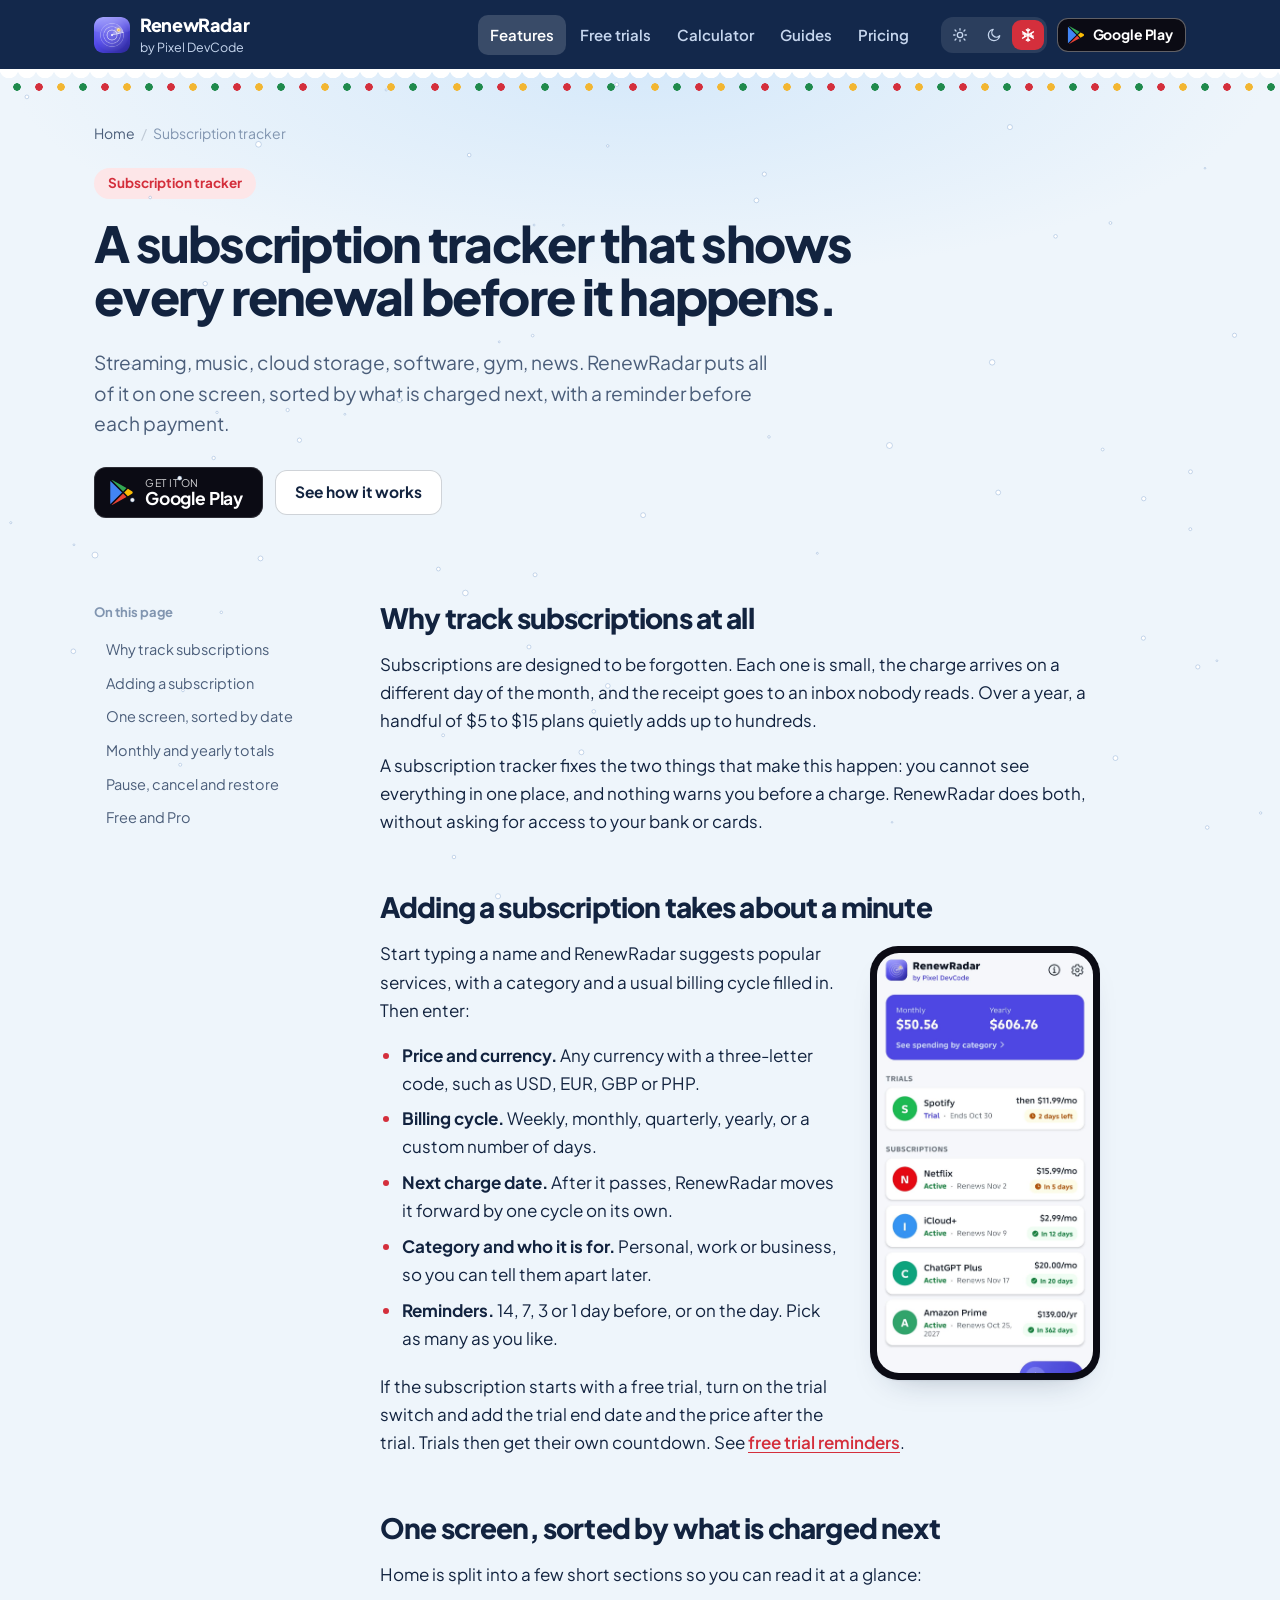
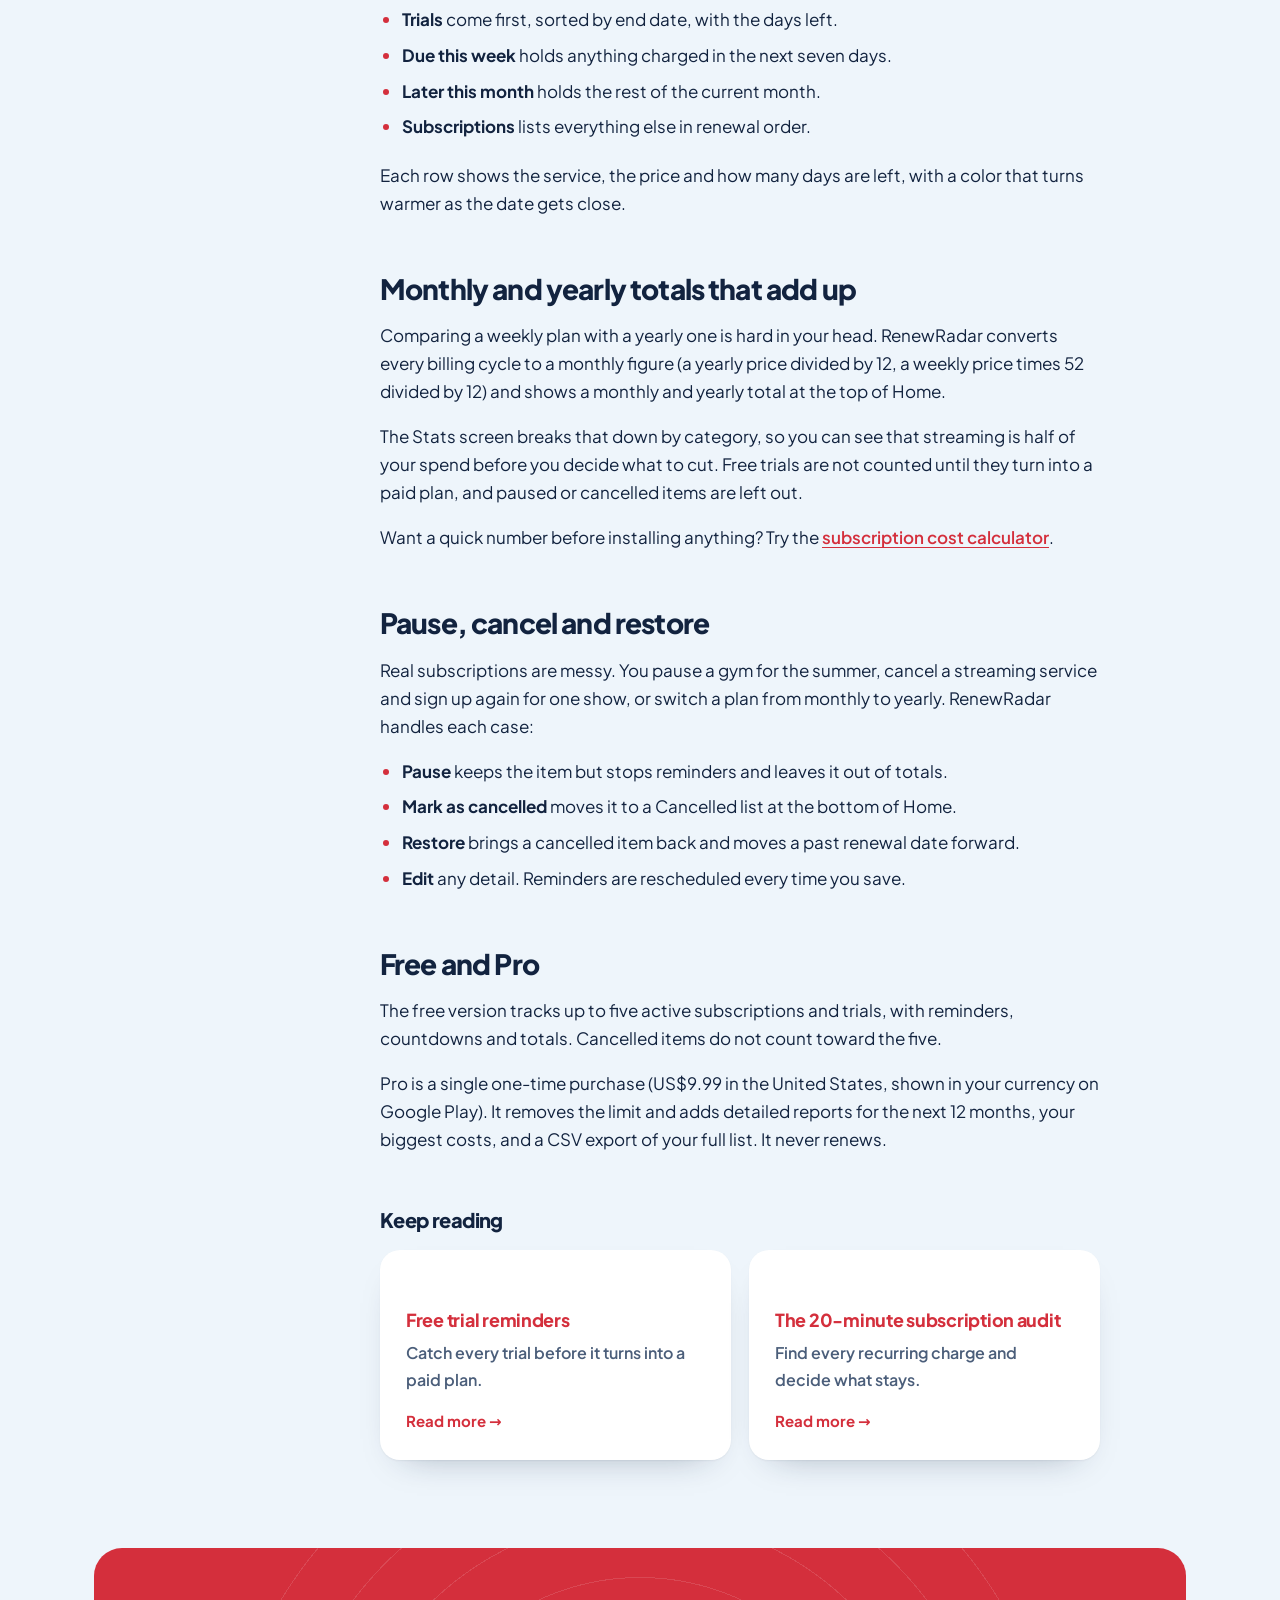
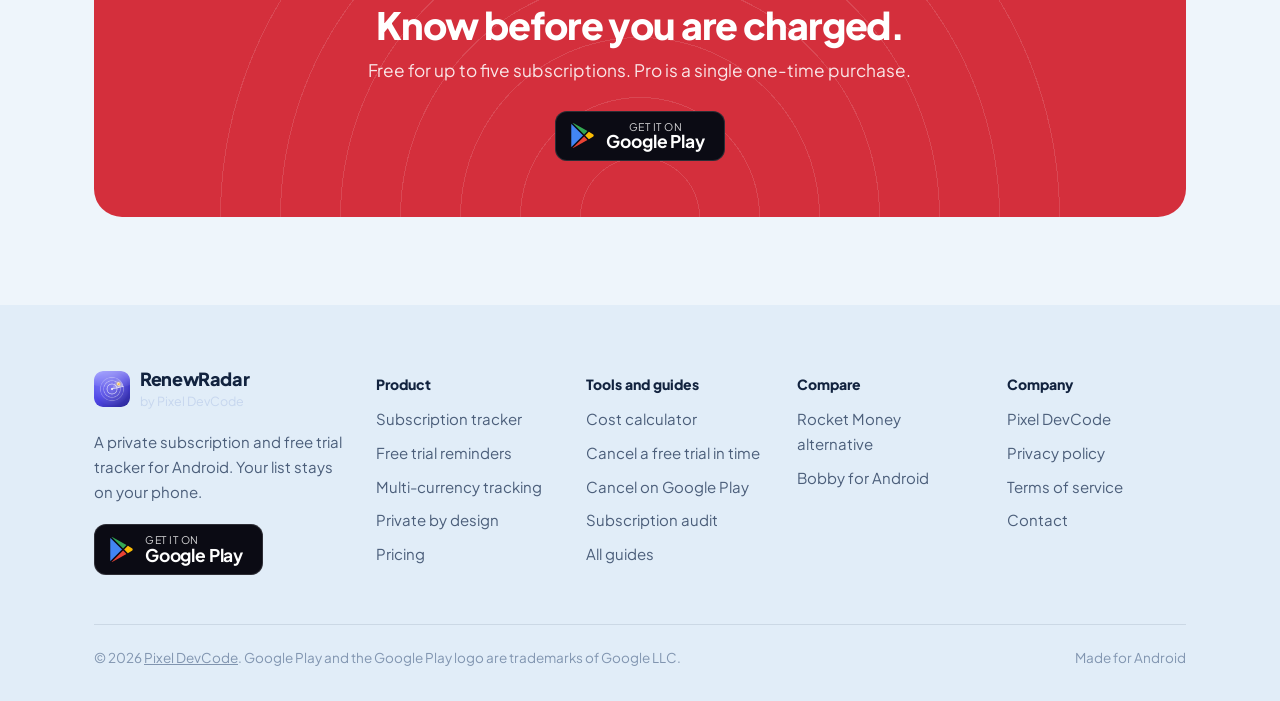
<file: subscription-tracker/index.html>
<!doctype html>
<html lang="en">
<head>
  <meta charset="utf-8">
  <meta name="viewport" content="width=device-width, initial-scale=1">
  <meta name="google-site-verification" content="j1CO1LTKK34j4kRKD7CKyY3hLCw61mzQaFAs1GppANA" />
  <title>Subscription Tracker App for Android | RenewRadar</title>
  <meta name="description" content="RenewRadar is a subscription tracker for Android. List what you pay for, see monthly and yearly totals, and get a reminder before every renewal. No bank login needed.">
  <link rel="canonical" href="https://renewradar.pixeldevcode.com/subscription-tracker/">
  <meta name="theme-color" content="#13284b">
  <meta property="og:type" content="website">
  <meta property="og:site_name" content="RenewRadar">
  <meta property="og:locale" content="en_US">
  <meta property="og:title" content="Subscription Tracker App for Android | RenewRadar">
  <meta property="og:description" content="RenewRadar is a subscription tracker for Android. List what you pay for, see monthly and yearly totals, and get a reminder before every renewal. No bank login needed.">
  <meta property="og:url" content="https://renewradar.pixeldevcode.com/subscription-tracker/">
  <meta property="og:image" content="https://renewradar.pixeldevcode.com/og-banner.png">
  <meta property="og:image:width" content="1200">
  <meta property="og:image:height" content="630">
  <meta property="og:image:alt" content="RenewRadar by Pixel DevCode. Know before you are charged.">
  <meta name="twitter:card" content="summary_large_image">
  <meta name="twitter:title" content="Subscription Tracker App for Android | RenewRadar">
  <meta name="twitter:description" content="RenewRadar is a subscription tracker for Android. List what you pay for, see monthly and yearly totals, and get a reminder before every renewal. No bank login needed.">
  <meta name="twitter:image" content="https://renewradar.pixeldevcode.com/og-banner.png">
  <link rel="icon" href="/assets/img/icon.png">
  <link rel="apple-touch-icon" href="/assets/img/icon.png">
  <link rel="preload" href="/assets/fonts/plus-jakarta-sans.woff2" as="font" type="font/woff2" crossorigin>
  <script>document.documentElement.className="js";try{var t=localStorage.getItem("rr-theme");}catch(e){}if(t!=="light"&&t!=="dark"&&t!=="festive")t="festive";if(t)document.documentElement.setAttribute("data-theme",t)</script>
  <link rel="stylesheet" href="/assets/site.css?v=9774f467">
  <script type="application/ld+json">{"@context":"https://schema.org","@type":"BreadcrumbList","itemListElement":[{"@type":"ListItem","position":1,"name":"Home","item":"https://renewradar.pixeldevcode.com/"},{"@type":"ListItem","position":2,"name":"Subscription tracker","item":"https://renewradar.pixeldevcode.com/subscription-tracker/"}]}</script>
</head>
<body>
  <a class="skip" href="#main">Skip to content</a>
  <header class="top"><div class="wrap bar">
    <a class="lockup" href="/" aria-label="RenewRadar, home"><img src="/assets/img/icon.png" alt="" width="38" height="38"><span><b>RenewRadar</b><small>by Pixel DevCode</small></span></a>
    <nav class="nav" id="site-nav" aria-label="Main"><a href="/subscription-tracker/" aria-current="page">Features</a><a href="/free-trial-reminder/">Free trials</a><a href="/subscription-cost-calculator/">Calculator</a><a href="/guides/">Guides</a><a href="/#pricing">Pricing</a></nav>
    <div class="bar-end">
      <div class="modes" role="group" aria-label="Color mode"><button type="button" data-mode="light" aria-pressed="false" aria-label="Light mode" title="Light mode"><svg viewBox="0 0 24 24" aria-hidden="true"><circle cx="12" cy="12" r="4"/><path d="M12 2.5v2M12 19.5v2M4.6 4.6L6 6M18 18l1.4 1.4M2.5 12h2M19.5 12h2M4.6 19.4L6 18M18 6l1.4-1.4"/></svg></button><button type="button" data-mode="dark" aria-pressed="false" aria-label="Dark mode" title="Dark mode"><svg viewBox="0 0 24 24" aria-hidden="true"><path d="M20.5 13.2A8.5 8.5 0 1 1 10.8 3.5a6.6 6.6 0 0 0 9.7 9.7z"/></svg></button><button type="button" data-mode="festive" aria-pressed="false" aria-label="Christmas mode" title="Christmas mode"><svg viewBox="0 0 24 24" aria-hidden="true"><path d="M12 2.5v19M3.8 7.2l16.4 9.6M3.8 16.8l16.4-9.6M9.5 4l2.5 2.5L14.5 4M9.5 20l2.5-2.5 2.5 2.5M4.2 10.3l3.4.9-.9 3.4M19.8 13.7l-3.4-.9.9-3.4"/></svg></button></div>
      <a class="play play-sm" href="https://play.google.com/store/apps/details?id=com.pixeldevcode.renewradar"><svg viewBox="0 0 24 24" aria-hidden="true"><path fill="#4285F4" d="M1.337.924a1.486 1.486 0 0 0-.112.568v21.017c0 .217.045.419.124.6l11.155-11.087L1.337.924z"/><path fill="#34A853" d="M13.544 10.989l3.258-3.238L3.45.195a1.466 1.466 0 0 0-.946-.179l11.04 10.973z"/><path fill="#FBBC04" d="M22.018 13.298l-3.919 2.218-3.515-3.493 3.543-3.521 3.891 2.202a1.49 1.49 0 0 1 0 2.594z"/><path fill="#EA4335" d="M13.544 13.056l-11 10.933c.298.036.612-.016.906-.183l13.324-7.54-3.23-3.21z"/></svg><span><b>Google Play</b></span></a>
      <button class="menu-btn" type="button" aria-label="Menu" aria-expanded="false" aria-controls="site-nav"><span></span><span></span><span></span></button>
    </div>
  </div></header>
  <main id="main">

<header class="page-hero"><div class="wrap">
    <ol class="crumbs"><li><a href="/">Home</a></li><li><span aria-current="page">Subscription tracker</span></li></ol>
    <p class="tag">Subscription tracker</p>
    <h1>A subscription tracker that shows every renewal before it happens.</h1>
    <p class="lede">Streaming, music, cloud storage, software, gym, news. RenewRadar puts all of it on one screen, sorted by what is charged next, with a reminder before each payment.</p>
    <div class="hero-cta"><a class="play" href="https://play.google.com/store/apps/details?id=com.pixeldevcode.renewradar"><svg viewBox="0 0 24 24" aria-hidden="true"><path fill="#4285F4" d="M1.337.924a1.486 1.486 0 0 0-.112.568v21.017c0 .217.045.419.124.6l11.155-11.087L1.337.924z"/><path fill="#34A853" d="M13.544 10.989l3.258-3.238L3.45.195a1.466 1.466 0 0 0-.946-.179l11.04 10.973z"/><path fill="#FBBC04" d="M22.018 13.298l-3.919 2.218-3.515-3.493 3.543-3.521 3.891 2.202a1.49 1.49 0 0 1 0 2.594z"/><path fill="#EA4335" d="M13.544 13.056l-11 10.933c.298.036.612-.016.906-.183l13.324-7.54-3.23-3.21z"/></svg><span><small>Get it on</small><b>Google Play</b></span></a><a class="btn btn-ghost" href="/#how">See how it works</a></div>
    
  </div></header>
<div class="wrap article"><nav class="toc" aria-label="On this page"><p>On this page</p><ol><li><a href="#why">Why track subscriptions</a></li><li><a href="#add">Adding a subscription</a></li><li><a href="#home">One screen, sorted by date</a></li><li><a href="#totals">Monthly and yearly totals</a></li><li><a href="#manage">Pause, cancel and restore</a></li><li><a href="#plans">Free and Pro</a></li></ol></nav><div class="prose">
<h2 id="why">Why track subscriptions at all</h2>
<p>Subscriptions are designed to be forgotten. Each one is small, the charge arrives on a different day of the month, and the receipt goes to an inbox nobody reads. Over a year, a handful of $5 to $15 plans quietly adds up to hundreds.</p>
<p>A subscription tracker fixes the two things that make this happen: you cannot see everything in one place, and nothing warns you before a charge. RenewRadar does both, without asking for access to your bank or cards.</p>

<h2 id="add">Adding a subscription takes about a minute</h2>
<div class="inline-shot"><div><img src="/assets/img/app-home.jpg" alt="RenewRadar home screen with a Spotify trial and four subscriptions sorted by renewal date" width="922" height="2048" loading="lazy" decoding="async"></div></div>
<p>Start typing a name and RenewRadar suggests popular services, with a category and a usual billing cycle filled in. Then enter:</p>
<ul>
  <li><strong>Price and currency.</strong> Any currency with a three-letter code, such as USD, EUR, GBP or PHP.</li>
  <li><strong>Billing cycle.</strong> Weekly, monthly, quarterly, yearly, or a custom number of days.</li>
  <li><strong>Next charge date.</strong> After it passes, RenewRadar moves it forward by one cycle on its own.</li>
  <li><strong>Category and who it is for.</strong> Personal, work or business, so you can tell them apart later.</li>
  <li><strong>Reminders.</strong> 14, 7, 3 or 1 day before, or on the day. Pick as many as you like.</li>
</ul>
<p>If the subscription starts with a free trial, turn on the trial switch and add the trial end date and the price after the trial. Trials then get their own countdown. See <a href="/free-trial-reminder/">free trial reminders</a>.</p>

<h2 id="home">One screen, sorted by what is charged next</h2>
<p>Home is split into a few short sections so you can read it at a glance:</p>
<ul>
  <li><strong>Trials</strong> come first, sorted by end date, with the days left.</li>
  <li><strong>Due this week</strong> holds anything charged in the next seven days.</li>
  <li><strong>Later this month</strong> holds the rest of the current month.</li>
  <li><strong>Subscriptions</strong> lists everything else in renewal order.</li>
</ul>
<p>Each row shows the service, the price and how many days are left, with a color that turns warmer as the date gets close.</p>

<h2 id="totals">Monthly and yearly totals that add up</h2>
<p>Comparing a weekly plan with a yearly one is hard in your head. RenewRadar converts every billing cycle to a monthly figure (a yearly price divided by 12, a weekly price times 52 divided by 12) and shows a monthly and yearly total at the top of Home.</p>
<p>The Stats screen breaks that down by category, so you can see that streaming is half of your spend before you decide what to cut. Free trials are not counted until they turn into a paid plan, and paused or cancelled items are left out.</p>
<p>Want a quick number before installing anything? Try the <a href="/subscription-cost-calculator/">subscription cost calculator</a>.</p>

<h2 id="manage">Pause, cancel and restore</h2>
<p>Real subscriptions are messy. You pause a gym for the summer, cancel a streaming service and sign up again for one show, or switch a plan from monthly to yearly. RenewRadar handles each case:</p>
<ul>
  <li><strong>Pause</strong> keeps the item but stops reminders and leaves it out of totals.</li>
  <li><strong>Mark as cancelled</strong> moves it to a Cancelled list at the bottom of Home.</li>
  <li><strong>Restore</strong> brings a cancelled item back and moves a past renewal date forward.</li>
  <li><strong>Edit</strong> any detail. Reminders are rescheduled every time you save.</li>
</ul>

<h2 id="plans">Free and Pro</h2>
<p>The free version tracks up to five active subscriptions and trials, with reminders, countdowns and totals. Cancelled items do not count toward the five.</p>
<p>Pro is a single one-time purchase (US$9.99 in the United States, shown in your currency on Google Play). It removes the limit and adds detailed reports for the next 12 months, your biggest costs, and a CSV export of your full list. It never renews.</p>
<aside class="related"><h2>Keep reading</h2><div class="grid-2"><a class="card" href="/free-trial-reminder/"><h3>Free trial reminders</h3><p>Catch every trial before it turns into a paid plan.</p><span class="go">Read more &rarr;</span></a><a class="card" href="/guides/subscription-audit/"><h3>The 20-minute subscription audit</h3><p>Find every recurring charge and decide what stays.</p><span class="go">Read more &rarr;</span></a></div></aside></div></div>
<section class="cta-band"><div class="wrap"><div class="cta-box reveal">
    <div><h2>Know before you are charged.</h2><p>Free for up to five subscriptions. Pro is a single one-time purchase.</p></div>
    <a class="play" href="https://play.google.com/store/apps/details?id=com.pixeldevcode.renewradar"><svg viewBox="0 0 24 24" aria-hidden="true"><path fill="#4285F4" d="M1.337.924a1.486 1.486 0 0 0-.112.568v21.017c0 .217.045.419.124.6l11.155-11.087L1.337.924z"/><path fill="#34A853" d="M13.544 10.989l3.258-3.238L3.45.195a1.466 1.466 0 0 0-.946-.179l11.04 10.973z"/><path fill="#FBBC04" d="M22.018 13.298l-3.919 2.218-3.515-3.493 3.543-3.521 3.891 2.202a1.49 1.49 0 0 1 0 2.594z"/><path fill="#EA4335" d="M13.544 13.056l-11 10.933c.298.036.612-.016.906-.183l13.324-7.54-3.23-3.21z"/></svg><span><small>Get it on</small><b>Google Play</b></span></a>
  </div></div></section>

  </main>
  <footer class="foot"><div class="wrap">
    <div class="foot-grid">
      <div class="foot-brand">
        <a class="lockup" href="/" aria-label="RenewRadar, home"><img src="/assets/img/icon.png" alt="" width="38" height="38"><span><b>RenewRadar</b><small>by Pixel DevCode</small></span></a>
        <p>A private subscription and free trial tracker for Android. Your list stays on your phone.</p>
        <a class="play" href="https://play.google.com/store/apps/details?id=com.pixeldevcode.renewradar"><svg viewBox="0 0 24 24" aria-hidden="true"><path fill="#4285F4" d="M1.337.924a1.486 1.486 0 0 0-.112.568v21.017c0 .217.045.419.124.6l11.155-11.087L1.337.924z"/><path fill="#34A853" d="M13.544 10.989l3.258-3.238L3.45.195a1.466 1.466 0 0 0-.946-.179l11.04 10.973z"/><path fill="#FBBC04" d="M22.018 13.298l-3.919 2.218-3.515-3.493 3.543-3.521 3.891 2.202a1.49 1.49 0 0 1 0 2.594z"/><path fill="#EA4335" d="M13.544 13.056l-11 10.933c.298.036.612-.016.906-.183l13.324-7.54-3.23-3.21z"/></svg><span><small>Get it on</small><b>Google Play</b></span></a>
      </div>
      <div><h2>Product</h2><ul><li><a href="/subscription-tracker/">Subscription tracker</a></li><li><a href="/free-trial-reminder/">Free trial reminders</a></li><li><a href="/multi-currency-subscription-tracker/">Multi-currency tracking</a></li><li><a href="/private-subscription-tracker/">Private by design</a></li><li><a href="/#pricing">Pricing</a></li></ul></div>
      <div><h2>Tools and guides</h2><ul><li><a href="/subscription-cost-calculator/">Cost calculator</a></li><li><a href="/guides/cancel-free-trial-before-charged/">Cancel a free trial in time</a></li><li><a href="/guides/cancel-google-play-subscription/">Cancel on Google Play</a></li><li><a href="/guides/subscription-audit/">Subscription audit</a></li><li><a href="/guides/">All guides</a></li></ul></div>
      <div><h2>Compare</h2><ul><li><a href="/rocket-money-alternative/">Rocket Money alternative</a></li><li><a href="/bobby-alternative-android/">Bobby for Android</a></li></ul></div>
      <div><h2>Company</h2><ul><li><a href="https://pixeldevcode.com">Pixel DevCode</a></li><li><a href="/privacy.html">Privacy policy</a></li><li><a href="/terms.html">Terms of service</a></li><li><a href="mailto:renewradar@pixeldevcode.com">Contact</a></li></ul></div>
    </div>
    <div class="foot-base"><span>&copy; 2026 <a href="https://pixeldevcode.com">Pixel DevCode</a>. Google Play and the Google Play logo are trademarks of Google LLC.</span><span>Made for Android</span></div>
  </div></footer>
  <script src="/assets/site.js?v=c0725a96" defer></script>

</body>
</html>
</file>
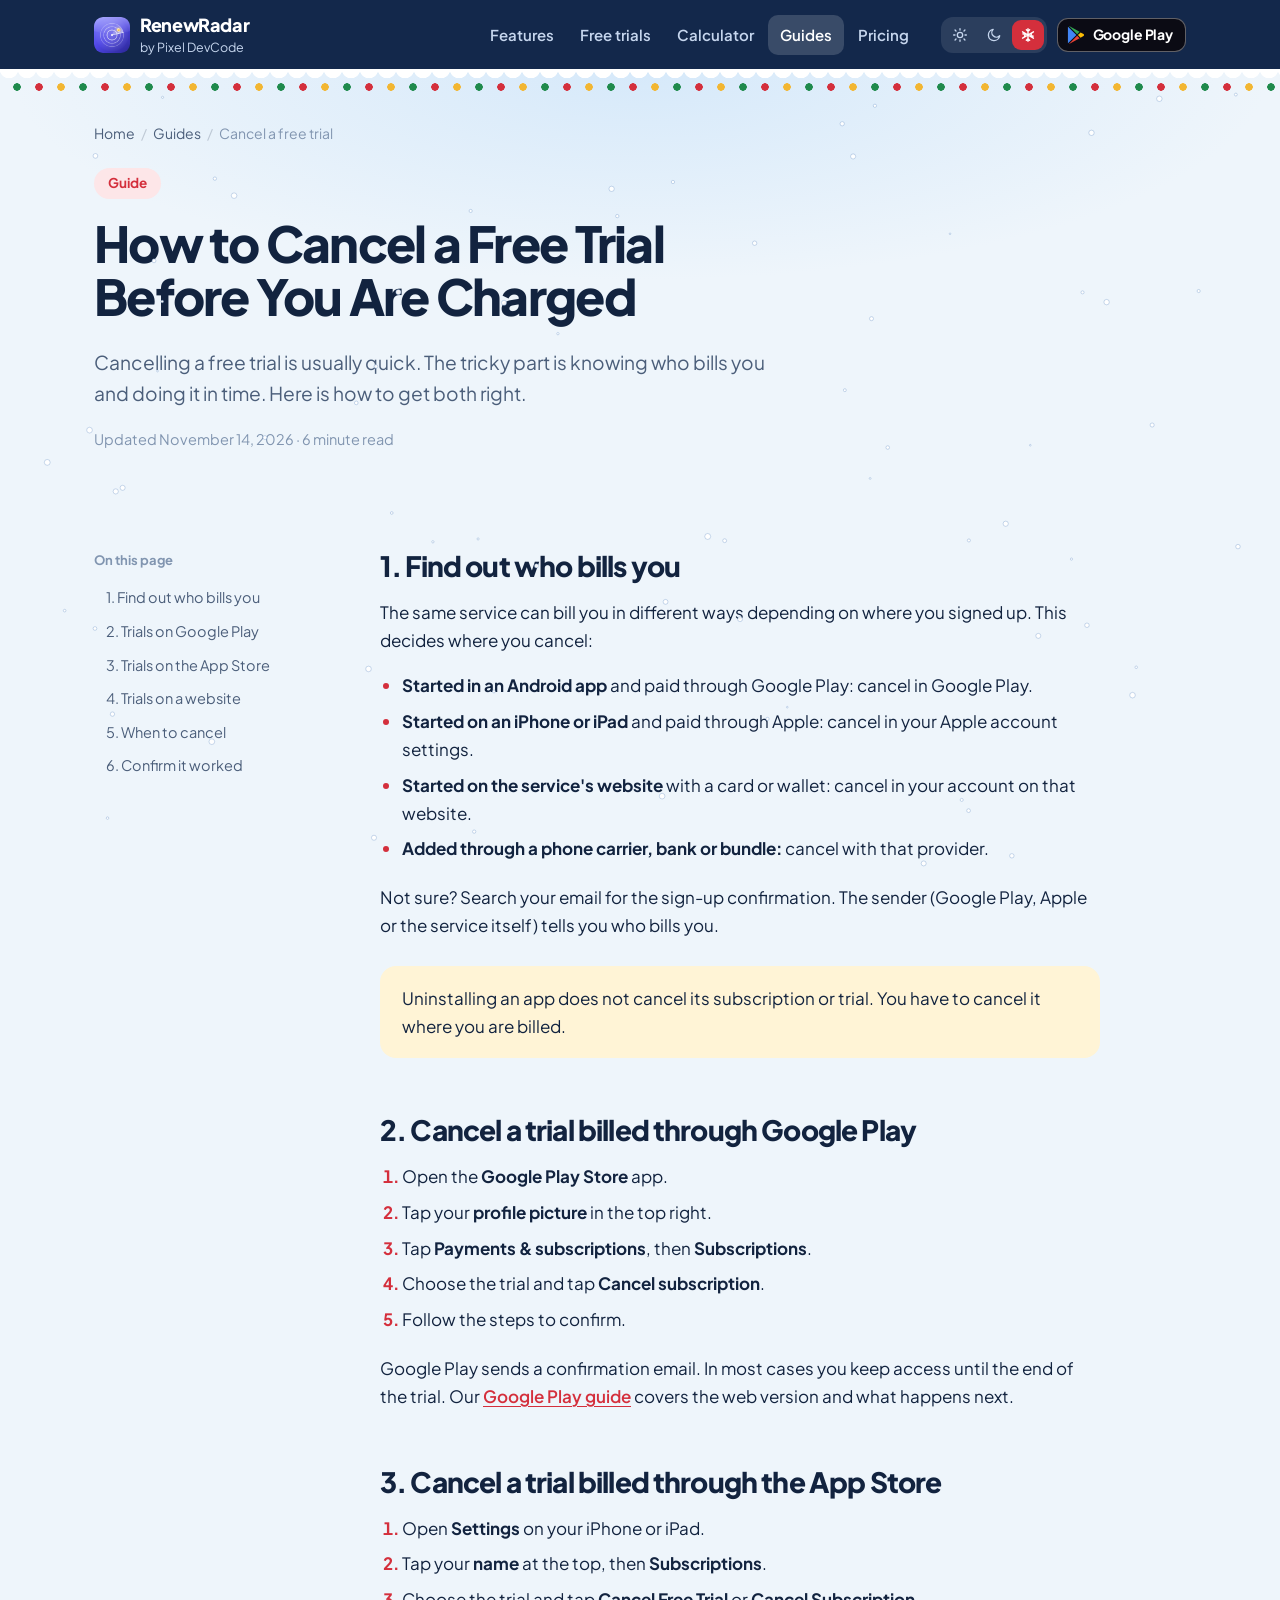
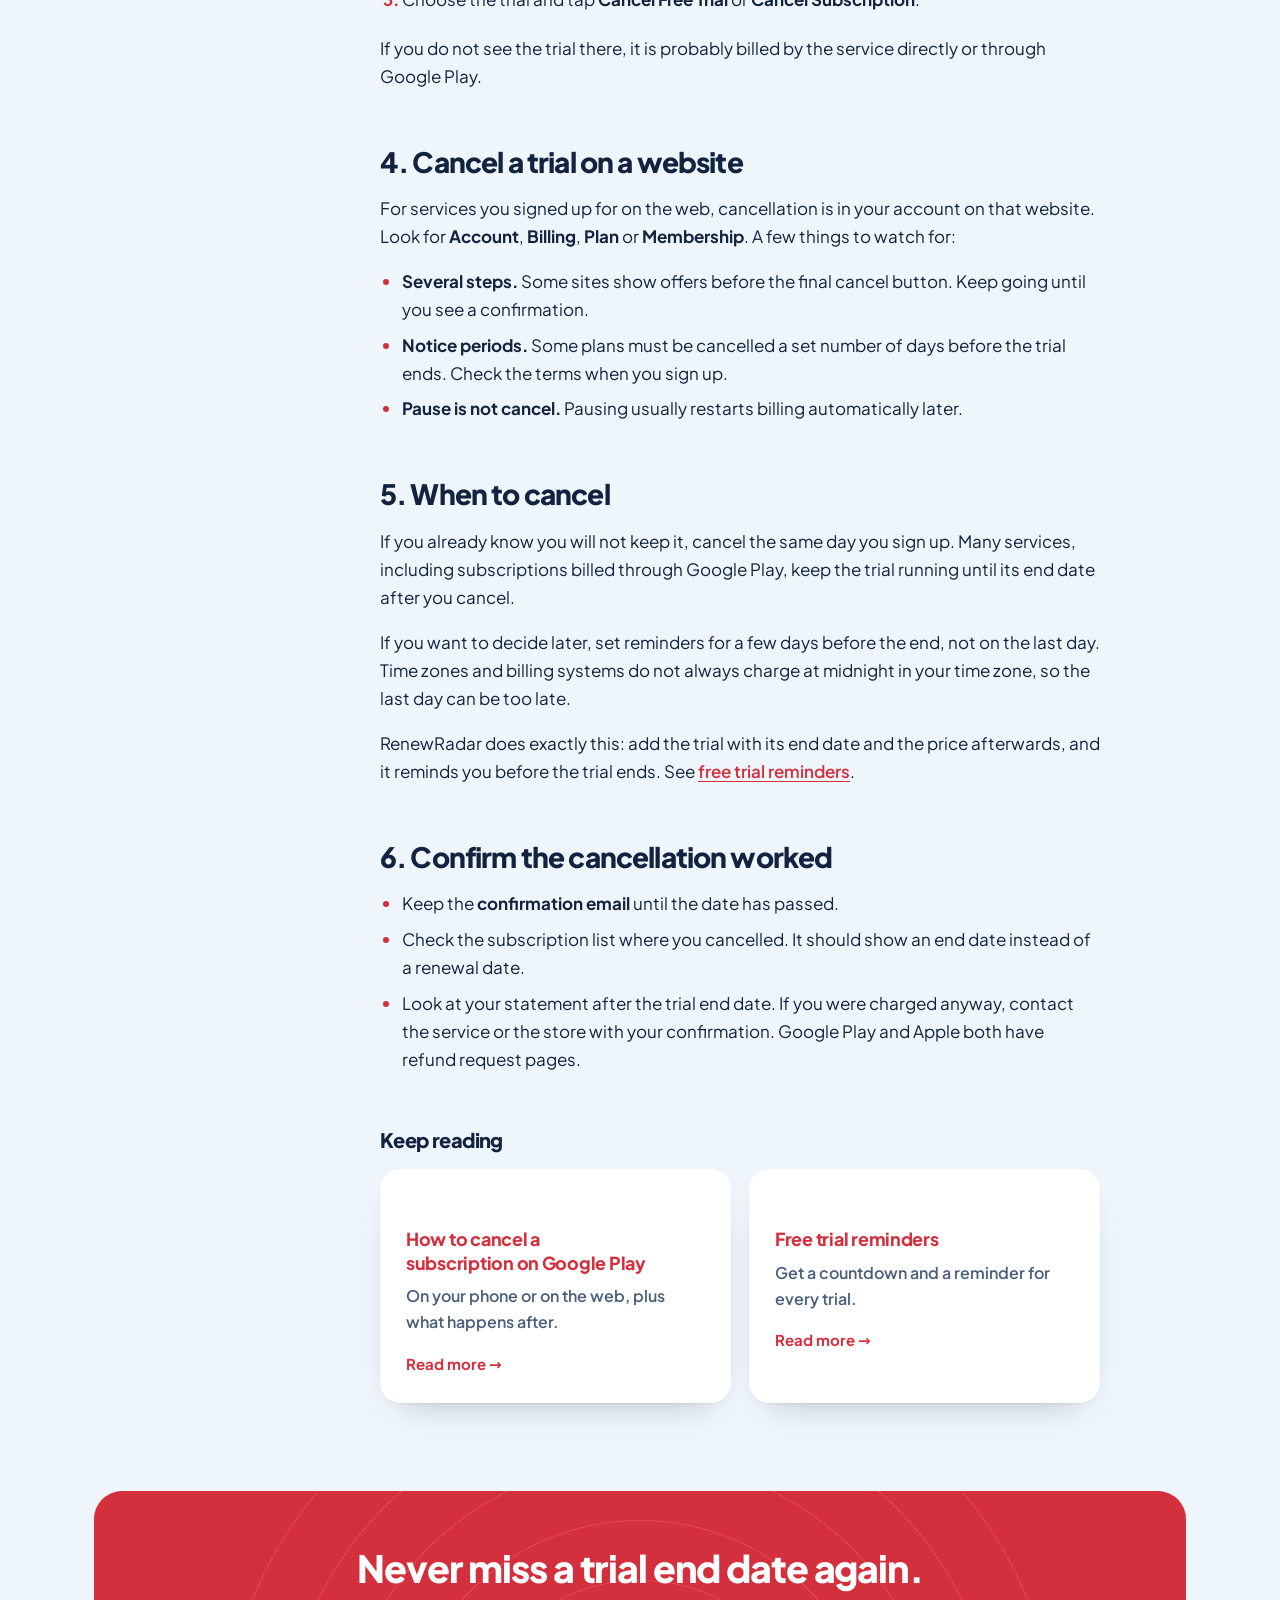
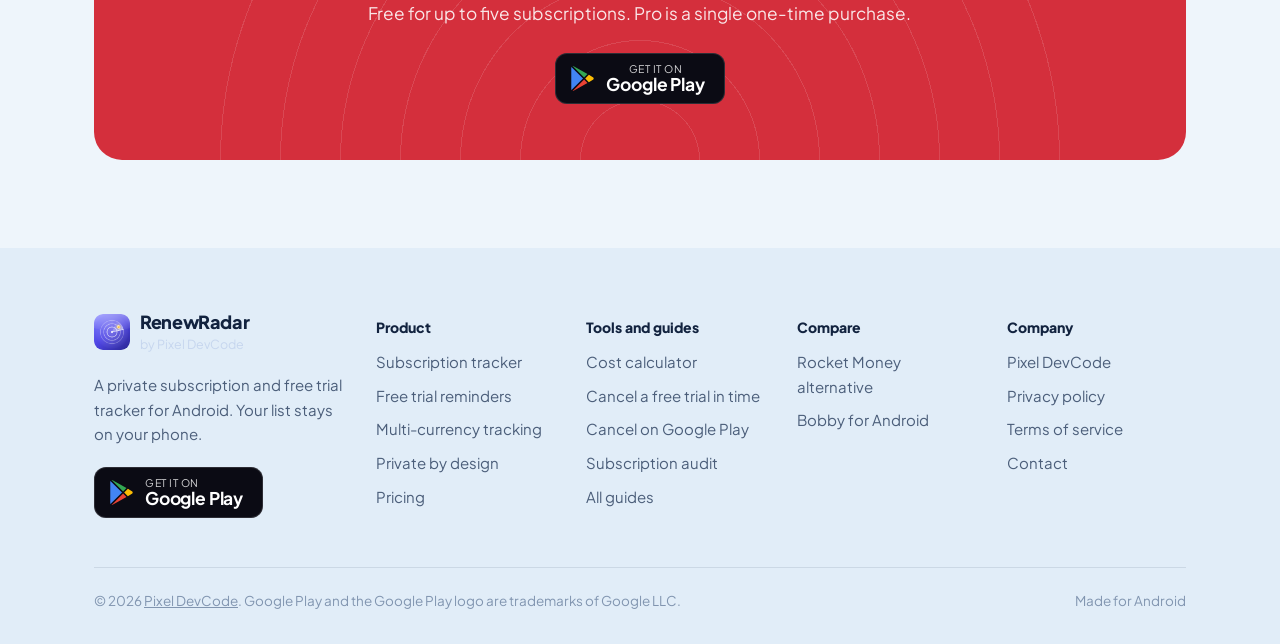
<file: guides/cancel-free-trial-before-charged/index.html>
<!doctype html>
<html lang="en">
<head>
  <meta charset="utf-8">
  <meta name="viewport" content="width=device-width, initial-scale=1">
  <meta name="google-site-verification" content="j1CO1LTKK34j4kRKD7CKyY3hLCw61mzQaFAs1GppANA" />
  <title>How to Cancel a Free Trial Before You Are Charged | RenewRadar</title>
  <meta name="description" content="Where to cancel a free trial on Google Play, the App Store and websites, how early to do it, and how to make sure you are never charged by surprise.">
  <link rel="canonical" href="https://renewradar.pixeldevcode.com/guides/cancel-free-trial-before-charged/">
  <meta name="theme-color" content="#13284b">
  <meta property="og:type" content="article">
  <meta property="og:site_name" content="RenewRadar">
  <meta property="og:locale" content="en_US">
  <meta property="og:title" content="How to Cancel a Free Trial Before You Are Charged | RenewRadar">
  <meta property="og:description" content="Where to cancel a free trial on Google Play, the App Store and websites, how early to do it, and how to make sure you are never charged by surprise.">
  <meta property="og:url" content="https://renewradar.pixeldevcode.com/guides/cancel-free-trial-before-charged/">
  <meta property="og:image" content="https://renewradar.pixeldevcode.com/og-banner.png">
  <meta property="og:image:width" content="1200">
  <meta property="og:image:height" content="630">
  <meta property="og:image:alt" content="RenewRadar by Pixel DevCode. Know before you are charged.">
  <meta name="twitter:card" content="summary_large_image">
  <meta name="twitter:title" content="How to Cancel a Free Trial Before You Are Charged | RenewRadar">
  <meta name="twitter:description" content="Where to cancel a free trial on Google Play, the App Store and websites, how early to do it, and how to make sure you are never charged by surprise.">
  <meta name="twitter:image" content="https://renewradar.pixeldevcode.com/og-banner.png">
  <link rel="icon" href="/assets/img/icon.png">
  <link rel="apple-touch-icon" href="/assets/img/icon.png">
  <link rel="preload" href="/assets/fonts/plus-jakarta-sans.woff2" as="font" type="font/woff2" crossorigin>
  <script>document.documentElement.className="js";try{var t=localStorage.getItem("rr-theme");}catch(e){}if(t!=="light"&&t!=="dark"&&t!=="festive")t="festive";if(t)document.documentElement.setAttribute("data-theme",t)</script>
  <link rel="stylesheet" href="/assets/site.css?v=9774f467">
  <script type="application/ld+json">{"@context":"https://schema.org","@type":"BreadcrumbList","itemListElement":[{"@type":"ListItem","position":1,"name":"Home","item":"https://renewradar.pixeldevcode.com/"},{"@type":"ListItem","position":2,"name":"Guides","item":"https://renewradar.pixeldevcode.com/guides/"},{"@type":"ListItem","position":3,"name":"Cancel a free trial","item":"https://renewradar.pixeldevcode.com/guides/cancel-free-trial-before-charged/"}]}</script>
  <script type="application/ld+json">{"@context":"https://schema.org","@type":"Article","headline":"How to Cancel a Free Trial Before You Are Charged","description":"Where to cancel a free trial on Google Play, the App Store and websites, how early to do it, and how to make sure you are never charged by surprise.","mainEntityOfPage":"https://renewradar.pixeldevcode.com/guides/cancel-free-trial-before-charged/","datePublished":"2026-11-14","dateModified":"2026-11-14","image":"https://renewradar.pixeldevcode.com/og-banner.png","author":{"@type":"Organization","name":"Pixel DevCode","url":"https://pixeldevcode.com"},"publisher":{"@type":"Organization","name":"Pixel DevCode","logo":{"@type":"ImageObject","url":"https://renewradar.pixeldevcode.com/assets/img/icon.png"}}}</script>
</head>
<body>
  <a class="skip" href="#main">Skip to content</a>
  <header class="top"><div class="wrap bar">
    <a class="lockup" href="/" aria-label="RenewRadar, home"><img src="/assets/img/icon.png" alt="" width="38" height="38"><span><b>RenewRadar</b><small>by Pixel DevCode</small></span></a>
    <nav class="nav" id="site-nav" aria-label="Main"><a href="/subscription-tracker/">Features</a><a href="/free-trial-reminder/">Free trials</a><a href="/subscription-cost-calculator/">Calculator</a><a href="/guides/" aria-current="page">Guides</a><a href="/#pricing">Pricing</a></nav>
    <div class="bar-end">
      <div class="modes" role="group" aria-label="Color mode"><button type="button" data-mode="light" aria-pressed="false" aria-label="Light mode" title="Light mode"><svg viewBox="0 0 24 24" aria-hidden="true"><circle cx="12" cy="12" r="4"/><path d="M12 2.5v2M12 19.5v2M4.6 4.6L6 6M18 18l1.4 1.4M2.5 12h2M19.5 12h2M4.6 19.4L6 18M18 6l1.4-1.4"/></svg></button><button type="button" data-mode="dark" aria-pressed="false" aria-label="Dark mode" title="Dark mode"><svg viewBox="0 0 24 24" aria-hidden="true"><path d="M20.5 13.2A8.5 8.5 0 1 1 10.8 3.5a6.6 6.6 0 0 0 9.7 9.7z"/></svg></button><button type="button" data-mode="festive" aria-pressed="false" aria-label="Christmas mode" title="Christmas mode"><svg viewBox="0 0 24 24" aria-hidden="true"><path d="M12 2.5v19M3.8 7.2l16.4 9.6M3.8 16.8l16.4-9.6M9.5 4l2.5 2.5L14.5 4M9.5 20l2.5-2.5 2.5 2.5M4.2 10.3l3.4.9-.9 3.4M19.8 13.7l-3.4-.9.9-3.4"/></svg></button></div>
      <a class="play play-sm" href="https://play.google.com/store/apps/details?id=com.pixeldevcode.renewradar"><svg viewBox="0 0 24 24" aria-hidden="true"><path fill="#4285F4" d="M1.337.924a1.486 1.486 0 0 0-.112.568v21.017c0 .217.045.419.124.6l11.155-11.087L1.337.924z"/><path fill="#34A853" d="M13.544 10.989l3.258-3.238L3.45.195a1.466 1.466 0 0 0-.946-.179l11.04 10.973z"/><path fill="#FBBC04" d="M22.018 13.298l-3.919 2.218-3.515-3.493 3.543-3.521 3.891 2.202a1.49 1.49 0 0 1 0 2.594z"/><path fill="#EA4335" d="M13.544 13.056l-11 10.933c.298.036.612-.016.906-.183l13.324-7.54-3.23-3.21z"/></svg><span><b>Google Play</b></span></a>
      <button class="menu-btn" type="button" aria-label="Menu" aria-expanded="false" aria-controls="site-nav"><span></span><span></span><span></span></button>
    </div>
  </div></header>
  <main id="main">

<header class="page-hero"><div class="wrap">
    <ol class="crumbs"><li><a href="/">Home</a></li><li><a href="/guides/">Guides</a></li><li><span aria-current="page">Cancel a free trial</span></li></ol>
    <p class="tag">Guide</p>
    <h1>How to Cancel a Free Trial Before You Are Charged</h1>
    <p class="lede">Cancelling a free trial is usually quick. The tricky part is knowing who bills you and doing it in time. Here is how to get both right.</p>
    
    <p class="meta">Updated November 14, 2026 &middot; 6 minute read</p>
  </div></header>
<div class="wrap article"><nav class="toc" aria-label="On this page"><p>On this page</p><ol><li><a href="#who">1. Find out who bills you</a></li><li><a href="#play">2. Trials on Google Play</a></li><li><a href="#appstore">3. Trials on the App Store</a></li><li><a href="#web">4. Trials on a website</a></li><li><a href="#when">5. When to cancel</a></li><li><a href="#check">6. Confirm it worked</a></li></ol></nav><div class="prose">
<h2 id="who">1. Find out who bills you</h2>
<p>The same service can bill you in different ways depending on where you signed up. This decides where you cancel:</p>
<ul>
  <li><strong>Started in an Android app</strong> and paid through Google Play: cancel in Google Play.</li>
  <li><strong>Started on an iPhone or iPad</strong> and paid through Apple: cancel in your Apple account settings.</li>
  <li><strong>Started on the service's website</strong> with a card or wallet: cancel in your account on that website.</li>
  <li><strong>Added through a phone carrier, bank or bundle:</strong> cancel with that provider.</li>
</ul>
<p>Not sure? Search your email for the sign-up confirmation. The sender (Google Play, Apple or the service itself) tells you who bills you.</p>
<div class="note"><p>Uninstalling an app does not cancel its subscription or trial. You have to cancel it where you are billed.</p></div>

<h2 id="play">2. Cancel a trial billed through Google Play</h2>
<ol>
  <li>Open the <strong>Google Play Store</strong> app.</li>
  <li>Tap your <strong>profile picture</strong> in the top right.</li>
  <li>Tap <strong>Payments &amp; subscriptions</strong>, then <strong>Subscriptions</strong>.</li>
  <li>Choose the trial and tap <strong>Cancel subscription</strong>.</li>
  <li>Follow the steps to confirm.</li>
</ol>
<p>Google Play sends a confirmation email. In most cases you keep access until the end of the trial. Our <a href="/guides/cancel-google-play-subscription/">Google Play guide</a> covers the web version and what happens next.</p>

<h2 id="appstore">3. Cancel a trial billed through the App Store</h2>
<ol>
  <li>Open <strong>Settings</strong> on your iPhone or iPad.</li>
  <li>Tap your <strong>name</strong> at the top, then <strong>Subscriptions</strong>.</li>
  <li>Choose the trial and tap <strong>Cancel Free Trial</strong> or <strong>Cancel Subscription</strong>.</li>
</ol>
<p>If you do not see the trial there, it is probably billed by the service directly or through Google Play.</p>

<h2 id="web">4. Cancel a trial on a website</h2>
<p>For services you signed up for on the web, cancellation is in your account on that website. Look for <strong>Account</strong>, <strong>Billing</strong>, <strong>Plan</strong> or <strong>Membership</strong>. A few things to watch for:</p>
<ul>
  <li><strong>Several steps.</strong> Some sites show offers before the final cancel button. Keep going until you see a confirmation.</li>
  <li><strong>Notice periods.</strong> Some plans must be cancelled a set number of days before the trial ends. Check the terms when you sign up.</li>
  <li><strong>Pause is not cancel.</strong> Pausing usually restarts billing automatically later.</li>
</ul>

<h2 id="when">5. When to cancel</h2>
<p>If you already know you will not keep it, cancel the same day you sign up. Many services, including subscriptions billed through Google Play, keep the trial running until its end date after you cancel.</p>
<p>If you want to decide later, set reminders for a few days before the end, not on the last day. Time zones and billing systems do not always charge at midnight in your time zone, so the last day can be too late.</p>
<p>RenewRadar does exactly this: add the trial with its end date and the price afterwards, and it reminds you before the trial ends. See <a href="/free-trial-reminder/">free trial reminders</a>.</p>

<h2 id="check">6. Confirm the cancellation worked</h2>
<ul>
  <li>Keep the <strong>confirmation email</strong> until the date has passed.</li>
  <li>Check the subscription list where you cancelled. It should show an end date instead of a renewal date.</li>
  <li>Look at your statement after the trial end date. If you were charged anyway, contact the service or the store with your confirmation. Google Play and Apple both have refund request pages.</li>
</ul>
<aside class="related"><h2>Keep reading</h2><div class="grid-2"><a class="card" href="/guides/cancel-google-play-subscription/"><h3>How to cancel a subscription on Google Play</h3><p>On your phone or on the web, plus what happens after.</p><span class="go">Read more &rarr;</span></a><a class="card" href="/free-trial-reminder/"><h3>Free trial reminders</h3><p>Get a countdown and a reminder for every trial.</p><span class="go">Read more &rarr;</span></a></div></aside></div></div>
<section class="cta-band"><div class="wrap"><div class="cta-box reveal">
    <div><h2>Never miss a trial end date again.</h2><p>Free for up to five subscriptions. Pro is a single one-time purchase.</p></div>
    <a class="play" href="https://play.google.com/store/apps/details?id=com.pixeldevcode.renewradar"><svg viewBox="0 0 24 24" aria-hidden="true"><path fill="#4285F4" d="M1.337.924a1.486 1.486 0 0 0-.112.568v21.017c0 .217.045.419.124.6l11.155-11.087L1.337.924z"/><path fill="#34A853" d="M13.544 10.989l3.258-3.238L3.45.195a1.466 1.466 0 0 0-.946-.179l11.04 10.973z"/><path fill="#FBBC04" d="M22.018 13.298l-3.919 2.218-3.515-3.493 3.543-3.521 3.891 2.202a1.49 1.49 0 0 1 0 2.594z"/><path fill="#EA4335" d="M13.544 13.056l-11 10.933c.298.036.612-.016.906-.183l13.324-7.54-3.23-3.21z"/></svg><span><small>Get it on</small><b>Google Play</b></span></a>
  </div></div></section>

  </main>
  <footer class="foot"><div class="wrap">
    <div class="foot-grid">
      <div class="foot-brand">
        <a class="lockup" href="/" aria-label="RenewRadar, home"><img src="/assets/img/icon.png" alt="" width="38" height="38"><span><b>RenewRadar</b><small>by Pixel DevCode</small></span></a>
        <p>A private subscription and free trial tracker for Android. Your list stays on your phone.</p>
        <a class="play" href="https://play.google.com/store/apps/details?id=com.pixeldevcode.renewradar"><svg viewBox="0 0 24 24" aria-hidden="true"><path fill="#4285F4" d="M1.337.924a1.486 1.486 0 0 0-.112.568v21.017c0 .217.045.419.124.6l11.155-11.087L1.337.924z"/><path fill="#34A853" d="M13.544 10.989l3.258-3.238L3.45.195a1.466 1.466 0 0 0-.946-.179l11.04 10.973z"/><path fill="#FBBC04" d="M22.018 13.298l-3.919 2.218-3.515-3.493 3.543-3.521 3.891 2.202a1.49 1.49 0 0 1 0 2.594z"/><path fill="#EA4335" d="M13.544 13.056l-11 10.933c.298.036.612-.016.906-.183l13.324-7.54-3.23-3.21z"/></svg><span><small>Get it on</small><b>Google Play</b></span></a>
      </div>
      <div><h2>Product</h2><ul><li><a href="/subscription-tracker/">Subscription tracker</a></li><li><a href="/free-trial-reminder/">Free trial reminders</a></li><li><a href="/multi-currency-subscription-tracker/">Multi-currency tracking</a></li><li><a href="/private-subscription-tracker/">Private by design</a></li><li><a href="/#pricing">Pricing</a></li></ul></div>
      <div><h2>Tools and guides</h2><ul><li><a href="/subscription-cost-calculator/">Cost calculator</a></li><li><a href="/guides/cancel-free-trial-before-charged/">Cancel a free trial in time</a></li><li><a href="/guides/cancel-google-play-subscription/">Cancel on Google Play</a></li><li><a href="/guides/subscription-audit/">Subscription audit</a></li><li><a href="/guides/">All guides</a></li></ul></div>
      <div><h2>Compare</h2><ul><li><a href="/rocket-money-alternative/">Rocket Money alternative</a></li><li><a href="/bobby-alternative-android/">Bobby for Android</a></li></ul></div>
      <div><h2>Company</h2><ul><li><a href="https://pixeldevcode.com">Pixel DevCode</a></li><li><a href="/privacy.html">Privacy policy</a></li><li><a href="/terms.html">Terms of service</a></li><li><a href="mailto:renewradar@pixeldevcode.com">Contact</a></li></ul></div>
    </div>
    <div class="foot-base"><span>&copy; 2026 <a href="https://pixeldevcode.com">Pixel DevCode</a>. Google Play and the Google Play logo are trademarks of Google LLC.</span><span>Made for Android</span></div>
  </div></footer>
  <script src="/assets/site.js?v=c0725a96" defer></script>

</body>
</html>
</file>
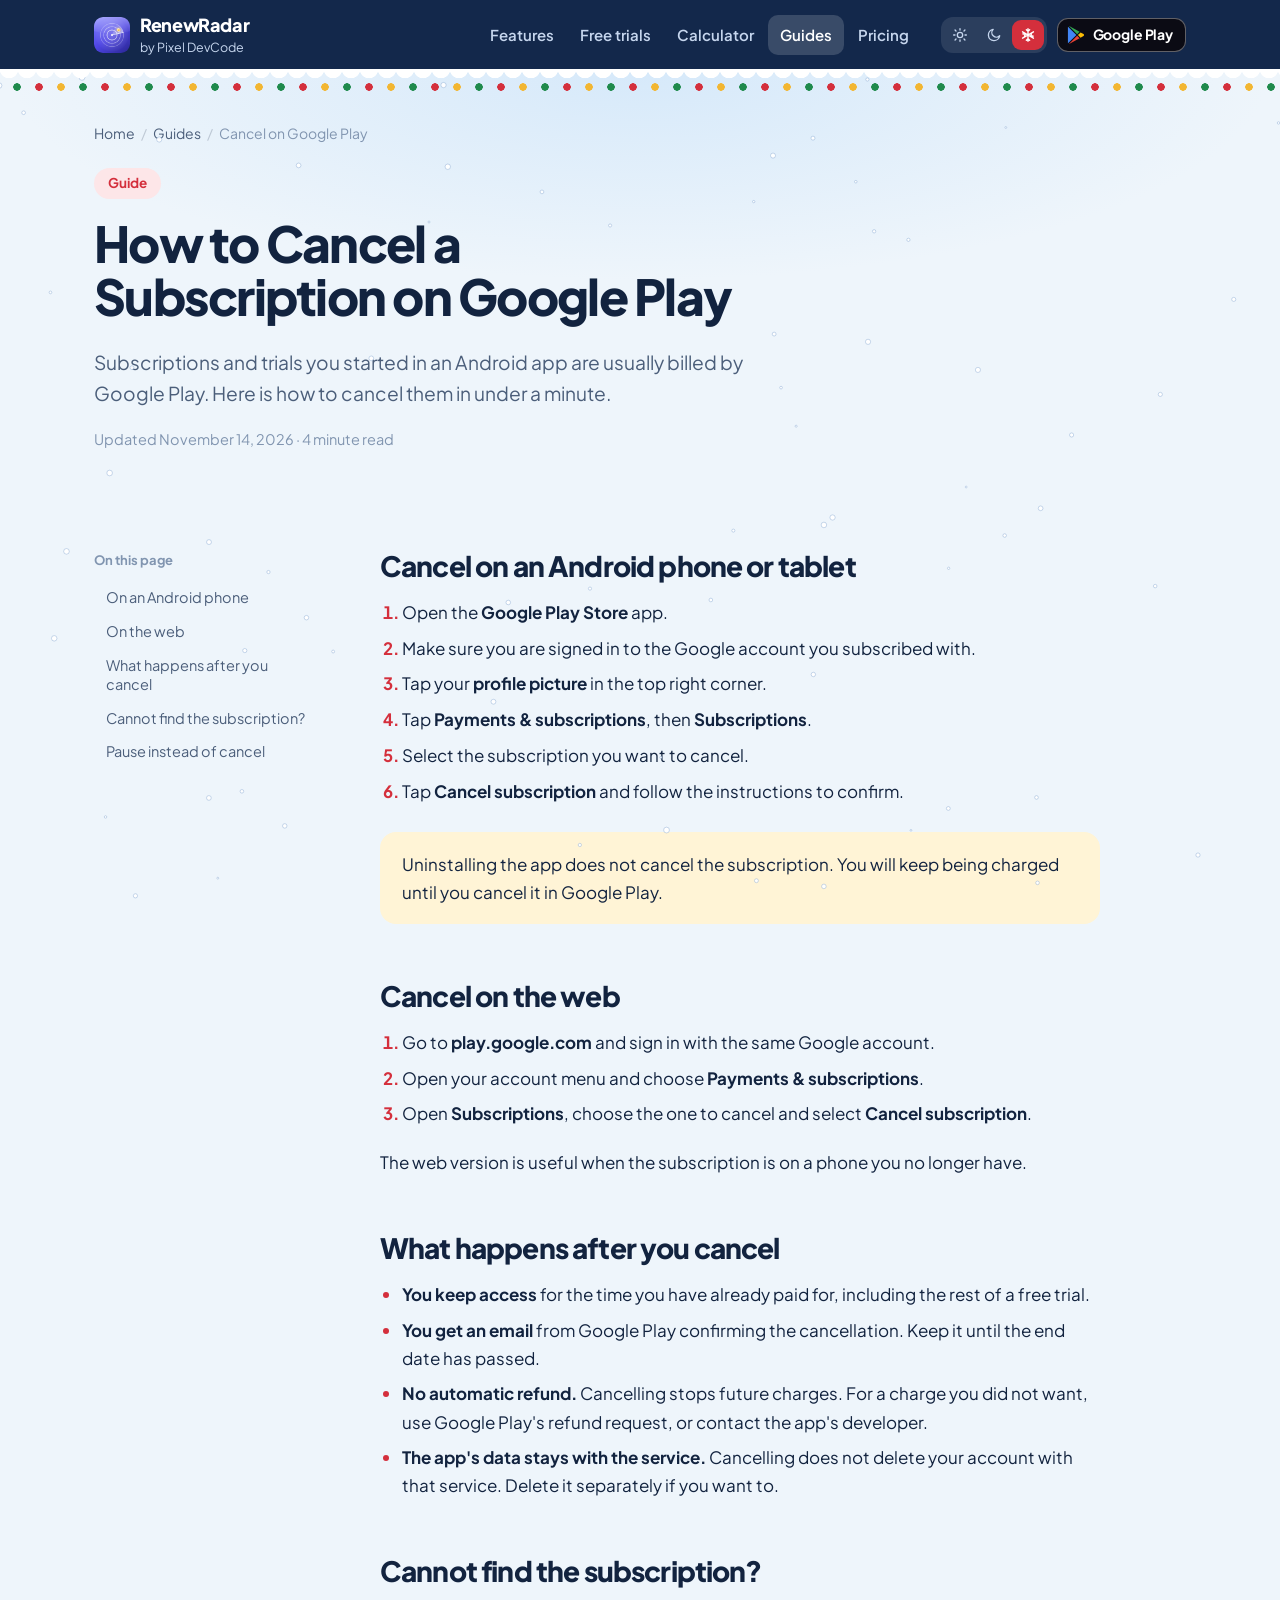
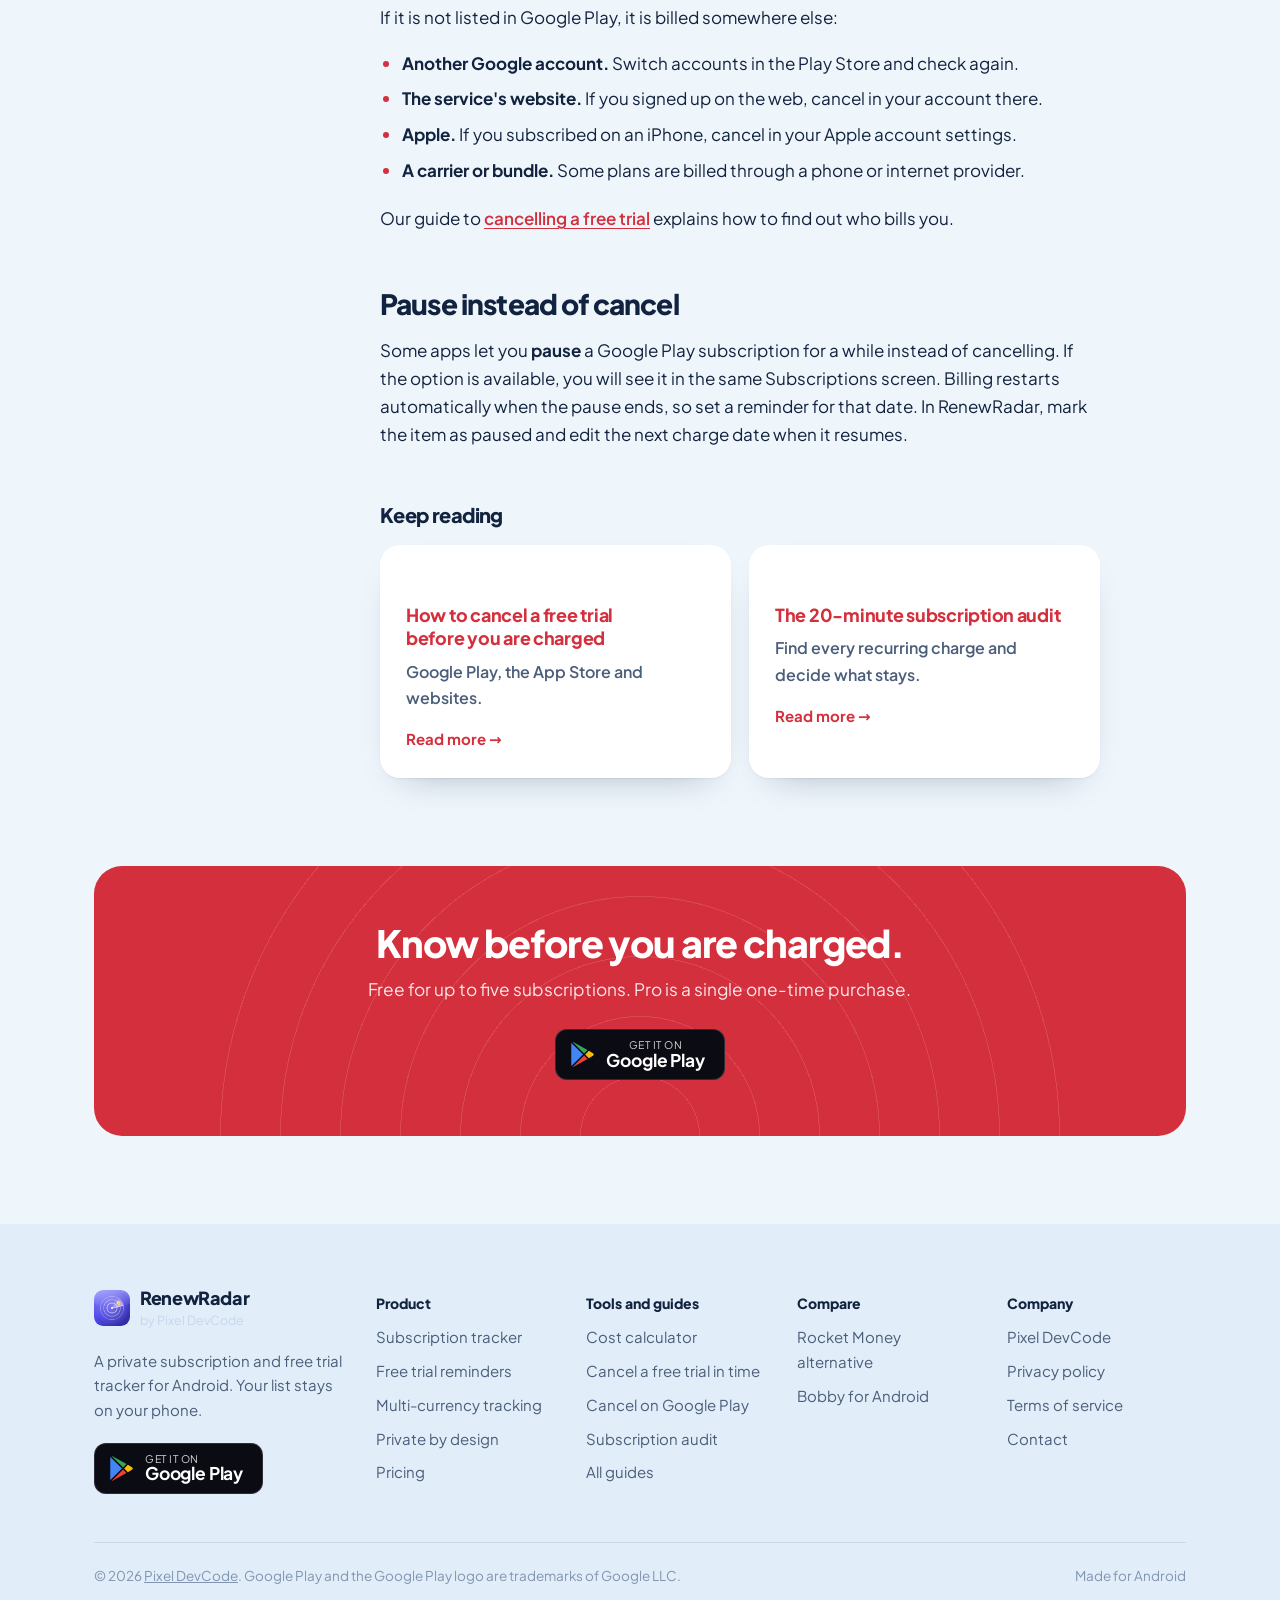
<file: guides/cancel-google-play-subscription/index.html>
<!doctype html>
<html lang="en">
<head>
  <meta charset="utf-8">
  <meta name="viewport" content="width=device-width, initial-scale=1">
  <meta name="google-site-verification" content="j1CO1LTKK34j4kRKD7CKyY3hLCw61mzQaFAs1GppANA" />
  <title>How to Cancel a Subscription on Google Play (Phone and Web) | RenewRadar</title>
  <meta name="description" content="Cancel any subscription billed through Google Play from your Android phone or the web, and learn what happens to access, refunds and data after you cancel.">
  <link rel="canonical" href="https://renewradar.pixeldevcode.com/guides/cancel-google-play-subscription/">
  <meta name="theme-color" content="#13284b">
  <meta property="og:type" content="article">
  <meta property="og:site_name" content="RenewRadar">
  <meta property="og:locale" content="en_US">
  <meta property="og:title" content="How to Cancel a Subscription on Google Play (Phone and Web) | RenewRadar">
  <meta property="og:description" content="Cancel any subscription billed through Google Play from your Android phone or the web, and learn what happens to access, refunds and data after you cancel.">
  <meta property="og:url" content="https://renewradar.pixeldevcode.com/guides/cancel-google-play-subscription/">
  <meta property="og:image" content="https://renewradar.pixeldevcode.com/og-banner.png">
  <meta property="og:image:width" content="1200">
  <meta property="og:image:height" content="630">
  <meta property="og:image:alt" content="RenewRadar by Pixel DevCode. Know before you are charged.">
  <meta name="twitter:card" content="summary_large_image">
  <meta name="twitter:title" content="How to Cancel a Subscription on Google Play (Phone and Web) | RenewRadar">
  <meta name="twitter:description" content="Cancel any subscription billed through Google Play from your Android phone or the web, and learn what happens to access, refunds and data after you cancel.">
  <meta name="twitter:image" content="https://renewradar.pixeldevcode.com/og-banner.png">
  <link rel="icon" href="/assets/img/icon.png">
  <link rel="apple-touch-icon" href="/assets/img/icon.png">
  <link rel="preload" href="/assets/fonts/plus-jakarta-sans.woff2" as="font" type="font/woff2" crossorigin>
  <script>document.documentElement.className="js";try{var t=localStorage.getItem("rr-theme");}catch(e){}if(t!=="light"&&t!=="dark"&&t!=="festive")t="festive";if(t)document.documentElement.setAttribute("data-theme",t)</script>
  <link rel="stylesheet" href="/assets/site.css?v=9774f467">
  <script type="application/ld+json">{"@context":"https://schema.org","@type":"BreadcrumbList","itemListElement":[{"@type":"ListItem","position":1,"name":"Home","item":"https://renewradar.pixeldevcode.com/"},{"@type":"ListItem","position":2,"name":"Guides","item":"https://renewradar.pixeldevcode.com/guides/"},{"@type":"ListItem","position":3,"name":"Cancel on Google Play","item":"https://renewradar.pixeldevcode.com/guides/cancel-google-play-subscription/"}]}</script>
  <script type="application/ld+json">{"@context":"https://schema.org","@type":"Article","headline":"How to Cancel a Subscription on Google Play","description":"Cancel any subscription billed through Google Play from your Android phone or the web, and learn what happens to access, refunds and data after you cancel.","mainEntityOfPage":"https://renewradar.pixeldevcode.com/guides/cancel-google-play-subscription/","datePublished":"2026-11-14","dateModified":"2026-11-14","image":"https://renewradar.pixeldevcode.com/og-banner.png","author":{"@type":"Organization","name":"Pixel DevCode","url":"https://pixeldevcode.com"},"publisher":{"@type":"Organization","name":"Pixel DevCode","logo":{"@type":"ImageObject","url":"https://renewradar.pixeldevcode.com/assets/img/icon.png"}}}</script>
</head>
<body>
  <a class="skip" href="#main">Skip to content</a>
  <header class="top"><div class="wrap bar">
    <a class="lockup" href="/" aria-label="RenewRadar, home"><img src="/assets/img/icon.png" alt="" width="38" height="38"><span><b>RenewRadar</b><small>by Pixel DevCode</small></span></a>
    <nav class="nav" id="site-nav" aria-label="Main"><a href="/subscription-tracker/">Features</a><a href="/free-trial-reminder/">Free trials</a><a href="/subscription-cost-calculator/">Calculator</a><a href="/guides/" aria-current="page">Guides</a><a href="/#pricing">Pricing</a></nav>
    <div class="bar-end">
      <div class="modes" role="group" aria-label="Color mode"><button type="button" data-mode="light" aria-pressed="false" aria-label="Light mode" title="Light mode"><svg viewBox="0 0 24 24" aria-hidden="true"><circle cx="12" cy="12" r="4"/><path d="M12 2.5v2M12 19.5v2M4.6 4.6L6 6M18 18l1.4 1.4M2.5 12h2M19.5 12h2M4.6 19.4L6 18M18 6l1.4-1.4"/></svg></button><button type="button" data-mode="dark" aria-pressed="false" aria-label="Dark mode" title="Dark mode"><svg viewBox="0 0 24 24" aria-hidden="true"><path d="M20.5 13.2A8.5 8.5 0 1 1 10.8 3.5a6.6 6.6 0 0 0 9.7 9.7z"/></svg></button><button type="button" data-mode="festive" aria-pressed="false" aria-label="Christmas mode" title="Christmas mode"><svg viewBox="0 0 24 24" aria-hidden="true"><path d="M12 2.5v19M3.8 7.2l16.4 9.6M3.8 16.8l16.4-9.6M9.5 4l2.5 2.5L14.5 4M9.5 20l2.5-2.5 2.5 2.5M4.2 10.3l3.4.9-.9 3.4M19.8 13.7l-3.4-.9.9-3.4"/></svg></button></div>
      <a class="play play-sm" href="https://play.google.com/store/apps/details?id=com.pixeldevcode.renewradar"><svg viewBox="0 0 24 24" aria-hidden="true"><path fill="#4285F4" d="M1.337.924a1.486 1.486 0 0 0-.112.568v21.017c0 .217.045.419.124.6l11.155-11.087L1.337.924z"/><path fill="#34A853" d="M13.544 10.989l3.258-3.238L3.45.195a1.466 1.466 0 0 0-.946-.179l11.04 10.973z"/><path fill="#FBBC04" d="M22.018 13.298l-3.919 2.218-3.515-3.493 3.543-3.521 3.891 2.202a1.49 1.49 0 0 1 0 2.594z"/><path fill="#EA4335" d="M13.544 13.056l-11 10.933c.298.036.612-.016.906-.183l13.324-7.54-3.23-3.21z"/></svg><span><b>Google Play</b></span></a>
      <button class="menu-btn" type="button" aria-label="Menu" aria-expanded="false" aria-controls="site-nav"><span></span><span></span><span></span></button>
    </div>
  </div></header>
  <main id="main">

<header class="page-hero"><div class="wrap">
    <ol class="crumbs"><li><a href="/">Home</a></li><li><a href="/guides/">Guides</a></li><li><span aria-current="page">Cancel on Google Play</span></li></ol>
    <p class="tag">Guide</p>
    <h1>How to Cancel a Subscription on Google Play</h1>
    <p class="lede">Subscriptions and trials you started in an Android app are usually billed by Google Play. Here is how to cancel them in under a minute.</p>
    
    <p class="meta">Updated November 14, 2026 &middot; 4 minute read</p>
  </div></header>
<div class="wrap article"><nav class="toc" aria-label="On this page"><p>On this page</p><ol><li><a href="#phone">On an Android phone</a></li><li><a href="#web">On the web</a></li><li><a href="#after">What happens after you cancel</a></li><li><a href="#missing">Cannot find the subscription?</a></li><li><a href="#pause">Pause instead of cancel</a></li></ol></nav><div class="prose">
<h2 id="phone">Cancel on an Android phone or tablet</h2>
<ol>
  <li>Open the <strong>Google Play Store</strong> app.</li>
  <li>Make sure you are signed in to the Google account you subscribed with.</li>
  <li>Tap your <strong>profile picture</strong> in the top right corner.</li>
  <li>Tap <strong>Payments &amp; subscriptions</strong>, then <strong>Subscriptions</strong>.</li>
  <li>Select the subscription you want to cancel.</li>
  <li>Tap <strong>Cancel subscription</strong> and follow the instructions to confirm.</li>
</ol>
<div class="note"><p>Uninstalling the app does not cancel the subscription. You will keep being charged until you cancel it in Google Play.</p></div>

<h2 id="web">Cancel on the web</h2>
<ol>
  <li>Go to <strong>play.google.com</strong> and sign in with the same Google account.</li>
  <li>Open your account menu and choose <strong>Payments &amp; subscriptions</strong>.</li>
  <li>Open <strong>Subscriptions</strong>, choose the one to cancel and select <strong>Cancel subscription</strong>.</li>
</ol>
<p>The web version is useful when the subscription is on a phone you no longer have.</p>

<h2 id="after">What happens after you cancel</h2>
<ul>
  <li><strong>You keep access</strong> for the time you have already paid for, including the rest of a free trial.</li>
  <li><strong>You get an email</strong> from Google Play confirming the cancellation. Keep it until the end date has passed.</li>
  <li><strong>No automatic refund.</strong> Cancelling stops future charges. For a charge you did not want, use Google Play's refund request, or contact the app's developer.</li>
  <li><strong>The app's data stays with the service.</strong> Cancelling does not delete your account with that service. Delete it separately if you want to.</li>
</ul>

<h2 id="missing">Cannot find the subscription?</h2>
<p>If it is not listed in Google Play, it is billed somewhere else:</p>
<ul>
  <li><strong>Another Google account.</strong> Switch accounts in the Play Store and check again.</li>
  <li><strong>The service's website.</strong> If you signed up on the web, cancel in your account there.</li>
  <li><strong>Apple.</strong> If you subscribed on an iPhone, cancel in your Apple account settings.</li>
  <li><strong>A carrier or bundle.</strong> Some plans are billed through a phone or internet provider.</li>
</ul>
<p>Our guide to <a href="/guides/cancel-free-trial-before-charged/">cancelling a free trial</a> explains how to find out who bills you.</p>

<h2 id="pause">Pause instead of cancel</h2>
<p>Some apps let you <strong>pause</strong> a Google Play subscription for a while instead of cancelling. If the option is available, you will see it in the same Subscriptions screen. Billing restarts automatically when the pause ends, so set a reminder for that date. In RenewRadar, mark the item as paused and edit the next charge date when it resumes.</p>
<aside class="related"><h2>Keep reading</h2><div class="grid-2"><a class="card" href="/guides/cancel-free-trial-before-charged/"><h3>How to cancel a free trial before you are charged</h3><p>Google Play, the App Store and websites.</p><span class="go">Read more &rarr;</span></a><a class="card" href="/guides/subscription-audit/"><h3>The 20-minute subscription audit</h3><p>Find every recurring charge and decide what stays.</p><span class="go">Read more &rarr;</span></a></div></aside></div></div>
<section class="cta-band"><div class="wrap"><div class="cta-box reveal">
    <div><h2>Know before you are charged.</h2><p>Free for up to five subscriptions. Pro is a single one-time purchase.</p></div>
    <a class="play" href="https://play.google.com/store/apps/details?id=com.pixeldevcode.renewradar"><svg viewBox="0 0 24 24" aria-hidden="true"><path fill="#4285F4" d="M1.337.924a1.486 1.486 0 0 0-.112.568v21.017c0 .217.045.419.124.6l11.155-11.087L1.337.924z"/><path fill="#34A853" d="M13.544 10.989l3.258-3.238L3.45.195a1.466 1.466 0 0 0-.946-.179l11.04 10.973z"/><path fill="#FBBC04" d="M22.018 13.298l-3.919 2.218-3.515-3.493 3.543-3.521 3.891 2.202a1.49 1.49 0 0 1 0 2.594z"/><path fill="#EA4335" d="M13.544 13.056l-11 10.933c.298.036.612-.016.906-.183l13.324-7.54-3.23-3.21z"/></svg><span><small>Get it on</small><b>Google Play</b></span></a>
  </div></div></section>

  </main>
  <footer class="foot"><div class="wrap">
    <div class="foot-grid">
      <div class="foot-brand">
        <a class="lockup" href="/" aria-label="RenewRadar, home"><img src="/assets/img/icon.png" alt="" width="38" height="38"><span><b>RenewRadar</b><small>by Pixel DevCode</small></span></a>
        <p>A private subscription and free trial tracker for Android. Your list stays on your phone.</p>
        <a class="play" href="https://play.google.com/store/apps/details?id=com.pixeldevcode.renewradar"><svg viewBox="0 0 24 24" aria-hidden="true"><path fill="#4285F4" d="M1.337.924a1.486 1.486 0 0 0-.112.568v21.017c0 .217.045.419.124.6l11.155-11.087L1.337.924z"/><path fill="#34A853" d="M13.544 10.989l3.258-3.238L3.45.195a1.466 1.466 0 0 0-.946-.179l11.04 10.973z"/><path fill="#FBBC04" d="M22.018 13.298l-3.919 2.218-3.515-3.493 3.543-3.521 3.891 2.202a1.49 1.49 0 0 1 0 2.594z"/><path fill="#EA4335" d="M13.544 13.056l-11 10.933c.298.036.612-.016.906-.183l13.324-7.54-3.23-3.21z"/></svg><span><small>Get it on</small><b>Google Play</b></span></a>
      </div>
      <div><h2>Product</h2><ul><li><a href="/subscription-tracker/">Subscription tracker</a></li><li><a href="/free-trial-reminder/">Free trial reminders</a></li><li><a href="/multi-currency-subscription-tracker/">Multi-currency tracking</a></li><li><a href="/private-subscription-tracker/">Private by design</a></li><li><a href="/#pricing">Pricing</a></li></ul></div>
      <div><h2>Tools and guides</h2><ul><li><a href="/subscription-cost-calculator/">Cost calculator</a></li><li><a href="/guides/cancel-free-trial-before-charged/">Cancel a free trial in time</a></li><li><a href="/guides/cancel-google-play-subscription/">Cancel on Google Play</a></li><li><a href="/guides/subscription-audit/">Subscription audit</a></li><li><a href="/guides/">All guides</a></li></ul></div>
      <div><h2>Compare</h2><ul><li><a href="/rocket-money-alternative/">Rocket Money alternative</a></li><li><a href="/bobby-alternative-android/">Bobby for Android</a></li></ul></div>
      <div><h2>Company</h2><ul><li><a href="https://pixeldevcode.com">Pixel DevCode</a></li><li><a href="/privacy.html">Privacy policy</a></li><li><a href="/terms.html">Terms of service</a></li><li><a href="mailto:renewradar@pixeldevcode.com">Contact</a></li></ul></div>
    </div>
    <div class="foot-base"><span>&copy; 2026 <a href="https://pixeldevcode.com">Pixel DevCode</a>. Google Play and the Google Play logo are trademarks of Google LLC.</span><span>Made for Android</span></div>
  </div></footer>
  <script src="/assets/site.js?v=c0725a96" defer></script>

</body>
</html>
</file>
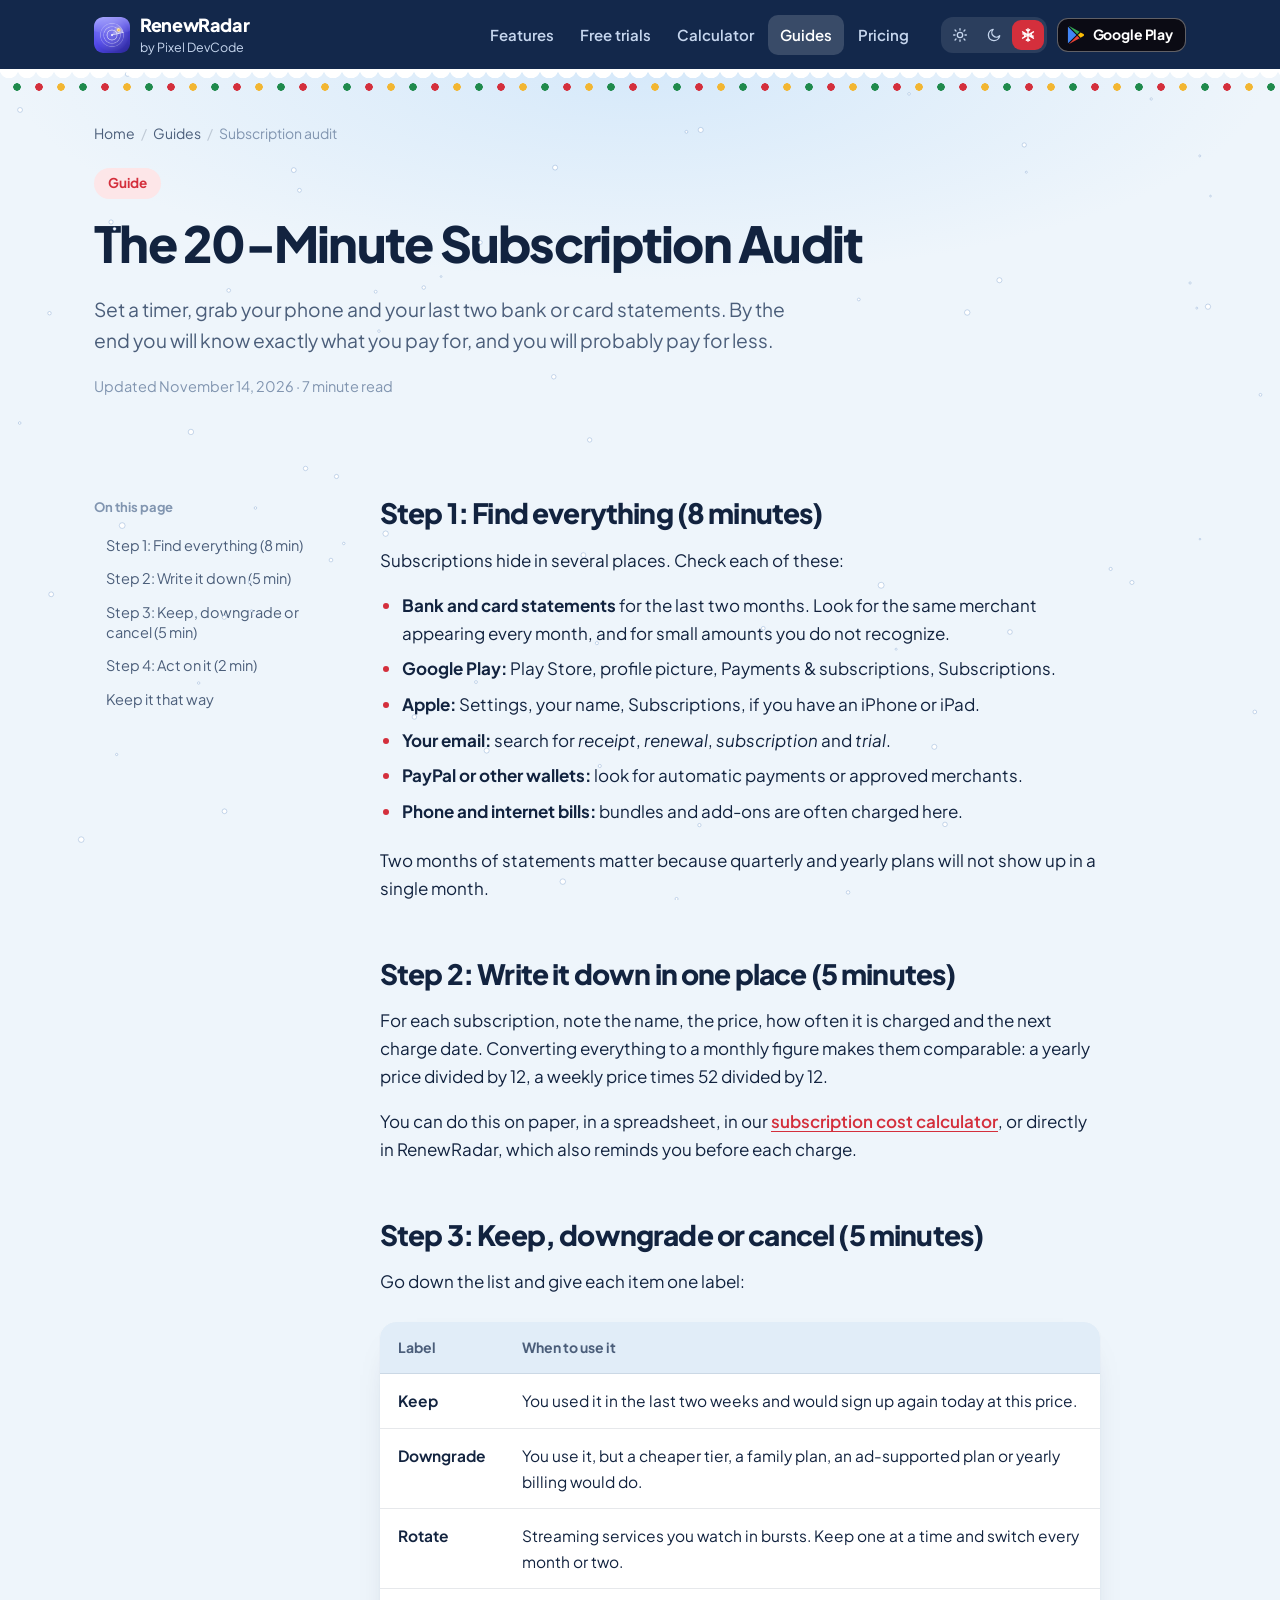
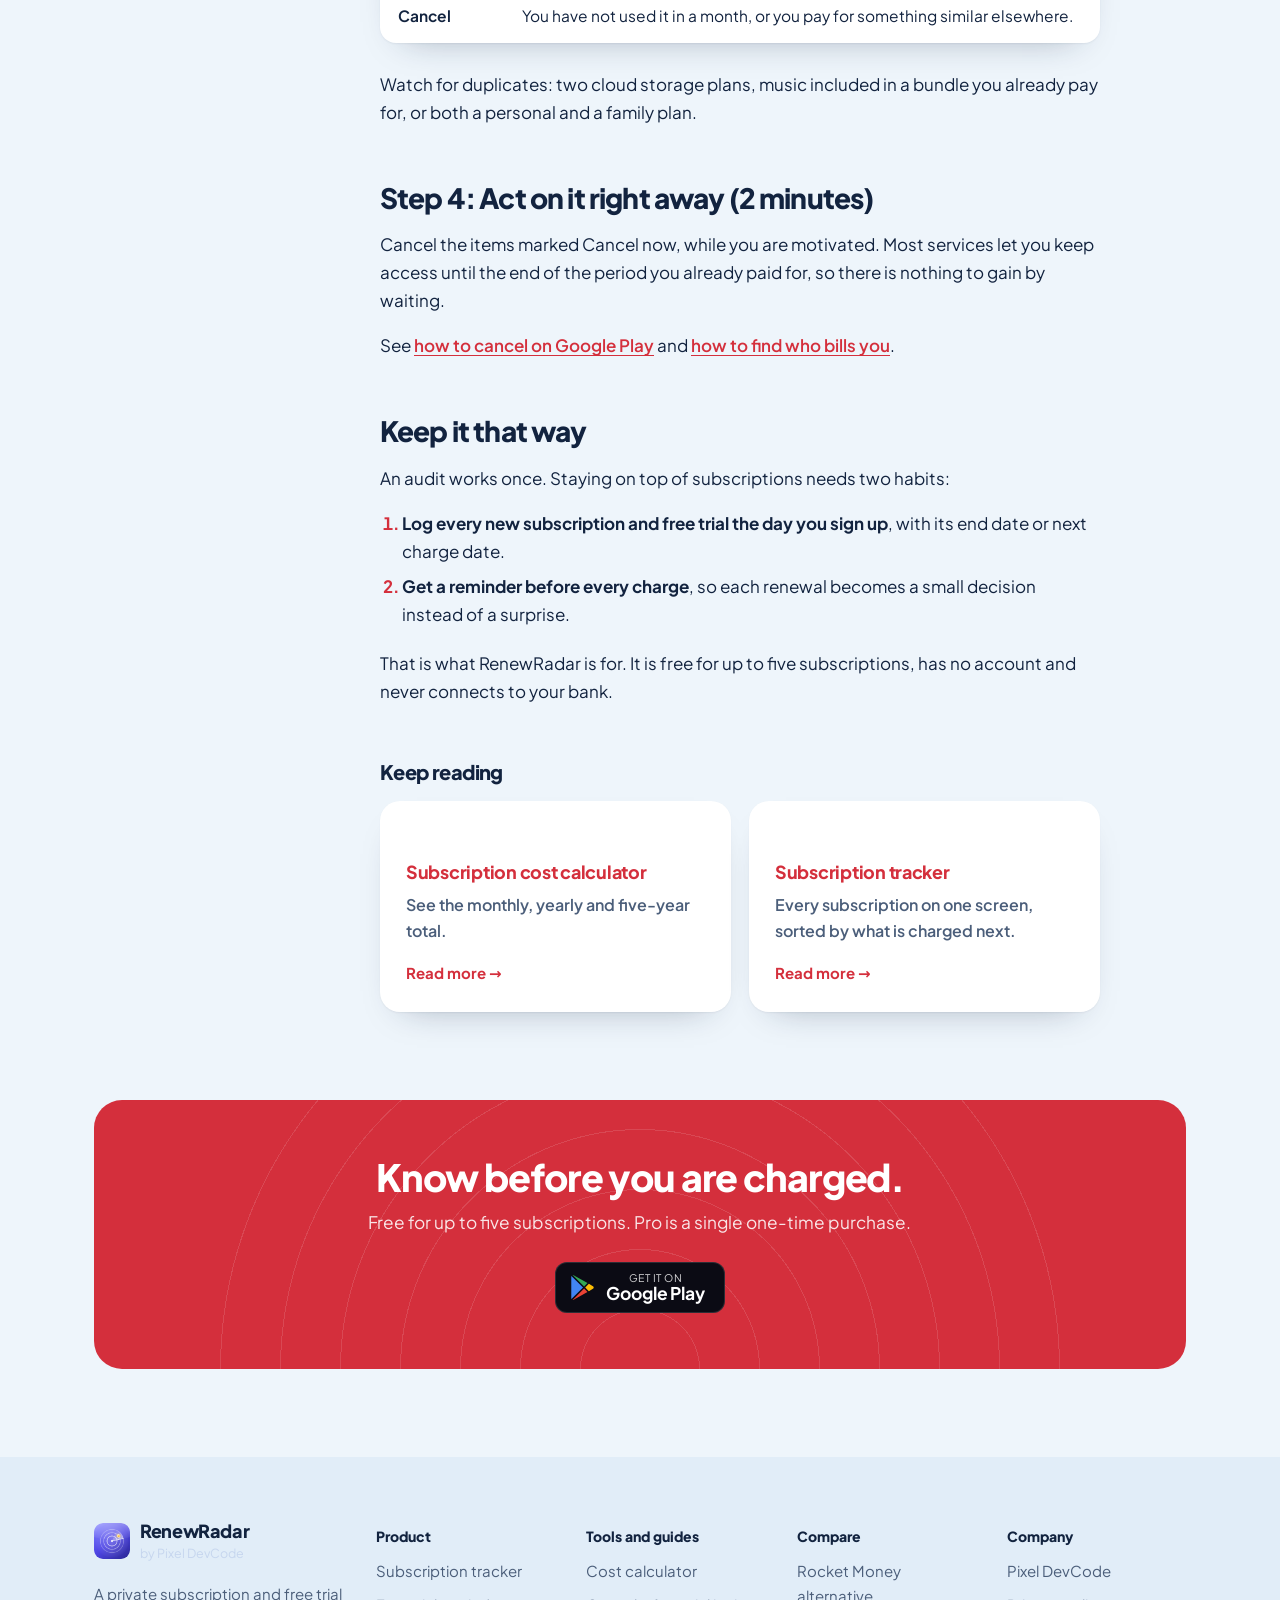
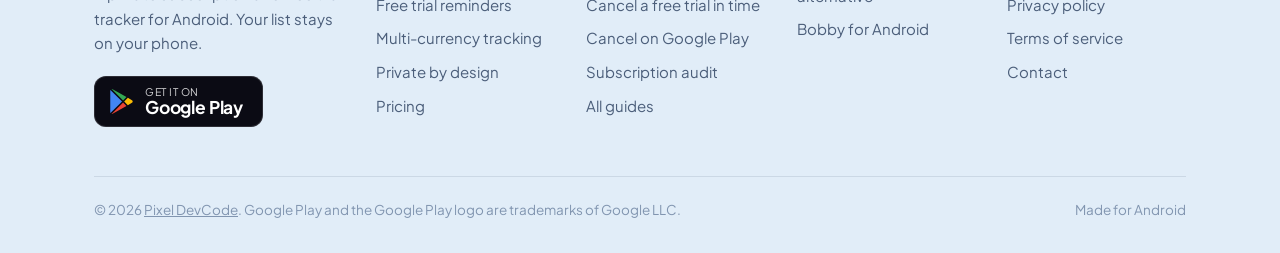
<file: guides/subscription-audit/index.html>
<!doctype html>
<html lang="en">
<head>
  <meta charset="utf-8">
  <meta name="viewport" content="width=device-width, initial-scale=1">
  <meta name="google-site-verification" content="j1CO1LTKK34j4kRKD7CKyY3hLCw61mzQaFAs1GppANA" />
  <title>The 20-Minute Subscription Audit: Find and Cut Recurring Charges | RenewRadar</title>
  <meta name="description" content="A simple routine to find every subscription you pay for, decide what stays, cancel the rest and keep it that way, in about 20 minutes.">
  <link rel="canonical" href="https://renewradar.pixeldevcode.com/guides/subscription-audit/">
  <meta name="theme-color" content="#13284b">
  <meta property="og:type" content="article">
  <meta property="og:site_name" content="RenewRadar">
  <meta property="og:locale" content="en_US">
  <meta property="og:title" content="The 20-Minute Subscription Audit: Find and Cut Recurring Charges | RenewRadar">
  <meta property="og:description" content="A simple routine to find every subscription you pay for, decide what stays, cancel the rest and keep it that way, in about 20 minutes.">
  <meta property="og:url" content="https://renewradar.pixeldevcode.com/guides/subscription-audit/">
  <meta property="og:image" content="https://renewradar.pixeldevcode.com/og-banner.png">
  <meta property="og:image:width" content="1200">
  <meta property="og:image:height" content="630">
  <meta property="og:image:alt" content="RenewRadar by Pixel DevCode. Know before you are charged.">
  <meta name="twitter:card" content="summary_large_image">
  <meta name="twitter:title" content="The 20-Minute Subscription Audit: Find and Cut Recurring Charges | RenewRadar">
  <meta name="twitter:description" content="A simple routine to find every subscription you pay for, decide what stays, cancel the rest and keep it that way, in about 20 minutes.">
  <meta name="twitter:image" content="https://renewradar.pixeldevcode.com/og-banner.png">
  <link rel="icon" href="/assets/img/icon.png">
  <link rel="apple-touch-icon" href="/assets/img/icon.png">
  <link rel="preload" href="/assets/fonts/plus-jakarta-sans.woff2" as="font" type="font/woff2" crossorigin>
  <script>document.documentElement.className="js";try{var t=localStorage.getItem("rr-theme");}catch(e){}if(t!=="light"&&t!=="dark"&&t!=="festive")t="festive";if(t)document.documentElement.setAttribute("data-theme",t)</script>
  <link rel="stylesheet" href="/assets/site.css?v=9774f467">
  <script type="application/ld+json">{"@context":"https://schema.org","@type":"BreadcrumbList","itemListElement":[{"@type":"ListItem","position":1,"name":"Home","item":"https://renewradar.pixeldevcode.com/"},{"@type":"ListItem","position":2,"name":"Guides","item":"https://renewradar.pixeldevcode.com/guides/"},{"@type":"ListItem","position":3,"name":"Subscription audit","item":"https://renewradar.pixeldevcode.com/guides/subscription-audit/"}]}</script>
  <script type="application/ld+json">{"@context":"https://schema.org","@type":"Article","headline":"The 20-Minute Subscription Audit","description":"A simple routine to find every subscription you pay for, decide what stays, cancel the rest and keep it that way, in about 20 minutes.","mainEntityOfPage":"https://renewradar.pixeldevcode.com/guides/subscription-audit/","datePublished":"2026-11-14","dateModified":"2026-11-14","image":"https://renewradar.pixeldevcode.com/og-banner.png","author":{"@type":"Organization","name":"Pixel DevCode","url":"https://pixeldevcode.com"},"publisher":{"@type":"Organization","name":"Pixel DevCode","logo":{"@type":"ImageObject","url":"https://renewradar.pixeldevcode.com/assets/img/icon.png"}}}</script>
</head>
<body>
  <a class="skip" href="#main">Skip to content</a>
  <header class="top"><div class="wrap bar">
    <a class="lockup" href="/" aria-label="RenewRadar, home"><img src="/assets/img/icon.png" alt="" width="38" height="38"><span><b>RenewRadar</b><small>by Pixel DevCode</small></span></a>
    <nav class="nav" id="site-nav" aria-label="Main"><a href="/subscription-tracker/">Features</a><a href="/free-trial-reminder/">Free trials</a><a href="/subscription-cost-calculator/">Calculator</a><a href="/guides/" aria-current="page">Guides</a><a href="/#pricing">Pricing</a></nav>
    <div class="bar-end">
      <div class="modes" role="group" aria-label="Color mode"><button type="button" data-mode="light" aria-pressed="false" aria-label="Light mode" title="Light mode"><svg viewBox="0 0 24 24" aria-hidden="true"><circle cx="12" cy="12" r="4"/><path d="M12 2.5v2M12 19.5v2M4.6 4.6L6 6M18 18l1.4 1.4M2.5 12h2M19.5 12h2M4.6 19.4L6 18M18 6l1.4-1.4"/></svg></button><button type="button" data-mode="dark" aria-pressed="false" aria-label="Dark mode" title="Dark mode"><svg viewBox="0 0 24 24" aria-hidden="true"><path d="M20.5 13.2A8.5 8.5 0 1 1 10.8 3.5a6.6 6.6 0 0 0 9.7 9.7z"/></svg></button><button type="button" data-mode="festive" aria-pressed="false" aria-label="Christmas mode" title="Christmas mode"><svg viewBox="0 0 24 24" aria-hidden="true"><path d="M12 2.5v19M3.8 7.2l16.4 9.6M3.8 16.8l16.4-9.6M9.5 4l2.5 2.5L14.5 4M9.5 20l2.5-2.5 2.5 2.5M4.2 10.3l3.4.9-.9 3.4M19.8 13.7l-3.4-.9.9-3.4"/></svg></button></div>
      <a class="play play-sm" href="https://play.google.com/store/apps/details?id=com.pixeldevcode.renewradar"><svg viewBox="0 0 24 24" aria-hidden="true"><path fill="#4285F4" d="M1.337.924a1.486 1.486 0 0 0-.112.568v21.017c0 .217.045.419.124.6l11.155-11.087L1.337.924z"/><path fill="#34A853" d="M13.544 10.989l3.258-3.238L3.45.195a1.466 1.466 0 0 0-.946-.179l11.04 10.973z"/><path fill="#FBBC04" d="M22.018 13.298l-3.919 2.218-3.515-3.493 3.543-3.521 3.891 2.202a1.49 1.49 0 0 1 0 2.594z"/><path fill="#EA4335" d="M13.544 13.056l-11 10.933c.298.036.612-.016.906-.183l13.324-7.54-3.23-3.21z"/></svg><span><b>Google Play</b></span></a>
      <button class="menu-btn" type="button" aria-label="Menu" aria-expanded="false" aria-controls="site-nav"><span></span><span></span><span></span></button>
    </div>
  </div></header>
  <main id="main">

<header class="page-hero"><div class="wrap">
    <ol class="crumbs"><li><a href="/">Home</a></li><li><a href="/guides/">Guides</a></li><li><span aria-current="page">Subscription audit</span></li></ol>
    <p class="tag">Guide</p>
    <h1>The 20-Minute Subscription Audit</h1>
    <p class="lede">Set a timer, grab your phone and your last two bank or card statements. By the end you will know exactly what you pay for, and you will probably pay for less.</p>
    
    <p class="meta">Updated November 14, 2026 &middot; 7 minute read</p>
  </div></header>
<div class="wrap article"><nav class="toc" aria-label="On this page"><p>On this page</p><ol><li><a href="#find">Step 1: Find everything (8 min)</a></li><li><a href="#list">Step 2: Write it down (5 min)</a></li><li><a href="#decide">Step 3: Keep, downgrade or cancel (5 min)</a></li><li><a href="#act">Step 4: Act on it (2 min)</a></li><li><a href="#keep">Keep it that way</a></li></ol></nav><div class="prose">
<h2 id="find">Step 1: Find everything (8 minutes)</h2>
<p>Subscriptions hide in several places. Check each of these:</p>
<ul>
  <li><strong>Bank and card statements</strong> for the last two months. Look for the same merchant appearing every month, and for small amounts you do not recognize.</li>
  <li><strong>Google Play:</strong> Play Store, profile picture, Payments &amp; subscriptions, Subscriptions.</li>
  <li><strong>Apple:</strong> Settings, your name, Subscriptions, if you have an iPhone or iPad.</li>
  <li><strong>Your email:</strong> search for <em>receipt</em>, <em>renewal</em>, <em>subscription</em> and <em>trial</em>.</li>
  <li><strong>PayPal or other wallets:</strong> look for automatic payments or approved merchants.</li>
  <li><strong>Phone and internet bills:</strong> bundles and add-ons are often charged here.</li>
</ul>
<p>Two months of statements matter because quarterly and yearly plans will not show up in a single month.</p>

<h2 id="list">Step 2: Write it down in one place (5 minutes)</h2>
<p>For each subscription, note the name, the price, how often it is charged and the next charge date. Converting everything to a monthly figure makes them comparable: a yearly price divided by 12, a weekly price times 52 divided by 12.</p>
<p>You can do this on paper, in a spreadsheet, in our <a href="/subscription-cost-calculator/">subscription cost calculator</a>, or directly in RenewRadar, which also reminds you before each charge.</p>

<h2 id="decide">Step 3: Keep, downgrade or cancel (5 minutes)</h2>
<p>Go down the list and give each item one label:</p>
<div class="table-wrap"><table>
  <thead><tr><th>Label</th><th>When to use it</th></tr></thead>
  <tbody>
    <tr><td>Keep</td><td>You used it in the last two weeks and would sign up again today at this price.</td></tr>
    <tr><td>Downgrade</td><td>You use it, but a cheaper tier, a family plan, an ad-supported plan or yearly billing would do.</td></tr>
    <tr><td>Rotate</td><td>Streaming services you watch in bursts. Keep one at a time and switch every month or two.</td></tr>
    <tr><td>Cancel</td><td>You have not used it in a month, or you pay for something similar elsewhere.</td></tr>
  </tbody>
</table></div>
<p>Watch for duplicates: two cloud storage plans, music included in a bundle you already pay for, or both a personal and a family plan.</p>

<h2 id="act">Step 4: Act on it right away (2 minutes)</h2>
<p>Cancel the items marked Cancel now, while you are motivated. Most services let you keep access until the end of the period you already paid for, so there is nothing to gain by waiting.</p>
<p>See <a href="/guides/cancel-google-play-subscription/">how to cancel on Google Play</a> and <a href="/guides/cancel-free-trial-before-charged/">how to find who bills you</a>.</p>

<h2 id="keep">Keep it that way</h2>
<p>An audit works once. Staying on top of subscriptions needs two habits:</p>
<ol>
  <li><strong>Log every new subscription and free trial the day you sign up</strong>, with its end date or next charge date.</li>
  <li><strong>Get a reminder before every charge</strong>, so each renewal becomes a small decision instead of a surprise.</li>
</ol>
<p>That is what RenewRadar is for. It is free for up to five subscriptions, has no account and never connects to your bank.</p>
<aside class="related"><h2>Keep reading</h2><div class="grid-2"><a class="card" href="/subscription-cost-calculator/"><h3>Subscription cost calculator</h3><p>See the monthly, yearly and five-year total.</p><span class="go">Read more &rarr;</span></a><a class="card" href="/subscription-tracker/"><h3>Subscription tracker</h3><p>Every subscription on one screen, sorted by what is charged next.</p><span class="go">Read more &rarr;</span></a></div></aside></div></div>
<section class="cta-band"><div class="wrap"><div class="cta-box reveal">
    <div><h2>Know before you are charged.</h2><p>Free for up to five subscriptions. Pro is a single one-time purchase.</p></div>
    <a class="play" href="https://play.google.com/store/apps/details?id=com.pixeldevcode.renewradar"><svg viewBox="0 0 24 24" aria-hidden="true"><path fill="#4285F4" d="M1.337.924a1.486 1.486 0 0 0-.112.568v21.017c0 .217.045.419.124.6l11.155-11.087L1.337.924z"/><path fill="#34A853" d="M13.544 10.989l3.258-3.238L3.45.195a1.466 1.466 0 0 0-.946-.179l11.04 10.973z"/><path fill="#FBBC04" d="M22.018 13.298l-3.919 2.218-3.515-3.493 3.543-3.521 3.891 2.202a1.49 1.49 0 0 1 0 2.594z"/><path fill="#EA4335" d="M13.544 13.056l-11 10.933c.298.036.612-.016.906-.183l13.324-7.54-3.23-3.21z"/></svg><span><small>Get it on</small><b>Google Play</b></span></a>
  </div></div></section>

  </main>
  <footer class="foot"><div class="wrap">
    <div class="foot-grid">
      <div class="foot-brand">
        <a class="lockup" href="/" aria-label="RenewRadar, home"><img src="/assets/img/icon.png" alt="" width="38" height="38"><span><b>RenewRadar</b><small>by Pixel DevCode</small></span></a>
        <p>A private subscription and free trial tracker for Android. Your list stays on your phone.</p>
        <a class="play" href="https://play.google.com/store/apps/details?id=com.pixeldevcode.renewradar"><svg viewBox="0 0 24 24" aria-hidden="true"><path fill="#4285F4" d="M1.337.924a1.486 1.486 0 0 0-.112.568v21.017c0 .217.045.419.124.6l11.155-11.087L1.337.924z"/><path fill="#34A853" d="M13.544 10.989l3.258-3.238L3.45.195a1.466 1.466 0 0 0-.946-.179l11.04 10.973z"/><path fill="#FBBC04" d="M22.018 13.298l-3.919 2.218-3.515-3.493 3.543-3.521 3.891 2.202a1.49 1.49 0 0 1 0 2.594z"/><path fill="#EA4335" d="M13.544 13.056l-11 10.933c.298.036.612-.016.906-.183l13.324-7.54-3.23-3.21z"/></svg><span><small>Get it on</small><b>Google Play</b></span></a>
      </div>
      <div><h2>Product</h2><ul><li><a href="/subscription-tracker/">Subscription tracker</a></li><li><a href="/free-trial-reminder/">Free trial reminders</a></li><li><a href="/multi-currency-subscription-tracker/">Multi-currency tracking</a></li><li><a href="/private-subscription-tracker/">Private by design</a></li><li><a href="/#pricing">Pricing</a></li></ul></div>
      <div><h2>Tools and guides</h2><ul><li><a href="/subscription-cost-calculator/">Cost calculator</a></li><li><a href="/guides/cancel-free-trial-before-charged/">Cancel a free trial in time</a></li><li><a href="/guides/cancel-google-play-subscription/">Cancel on Google Play</a></li><li><a href="/guides/subscription-audit/">Subscription audit</a></li><li><a href="/guides/">All guides</a></li></ul></div>
      <div><h2>Compare</h2><ul><li><a href="/rocket-money-alternative/">Rocket Money alternative</a></li><li><a href="/bobby-alternative-android/">Bobby for Android</a></li></ul></div>
      <div><h2>Company</h2><ul><li><a href="https://pixeldevcode.com">Pixel DevCode</a></li><li><a href="/privacy.html">Privacy policy</a></li><li><a href="/terms.html">Terms of service</a></li><li><a href="mailto:renewradar@pixeldevcode.com">Contact</a></li></ul></div>
    </div>
    <div class="foot-base"><span>&copy; 2026 <a href="https://pixeldevcode.com">Pixel DevCode</a>. Google Play and the Google Play logo are trademarks of Google LLC.</span><span>Made for Android</span></div>
  </div></footer>
  <script src="/assets/site.js?v=c0725a96" defer></script>

</body>
</html>
</file>
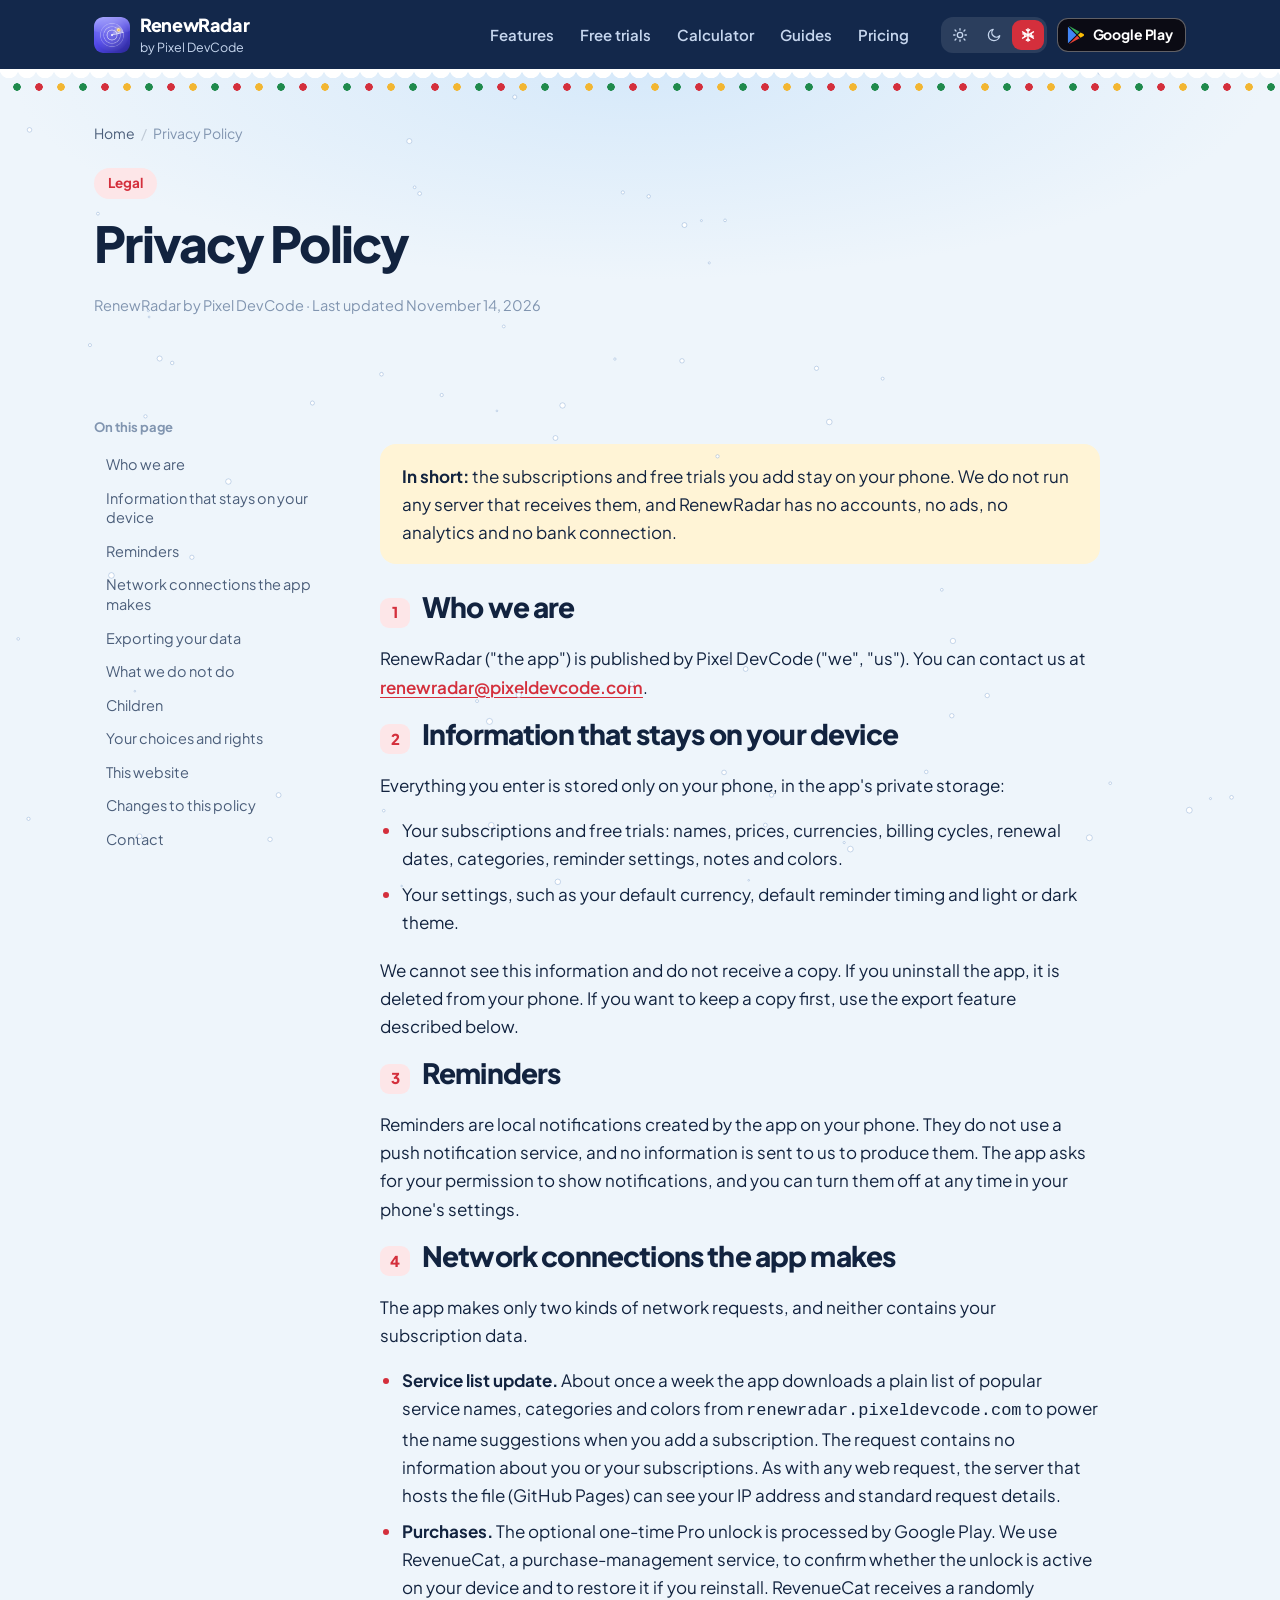
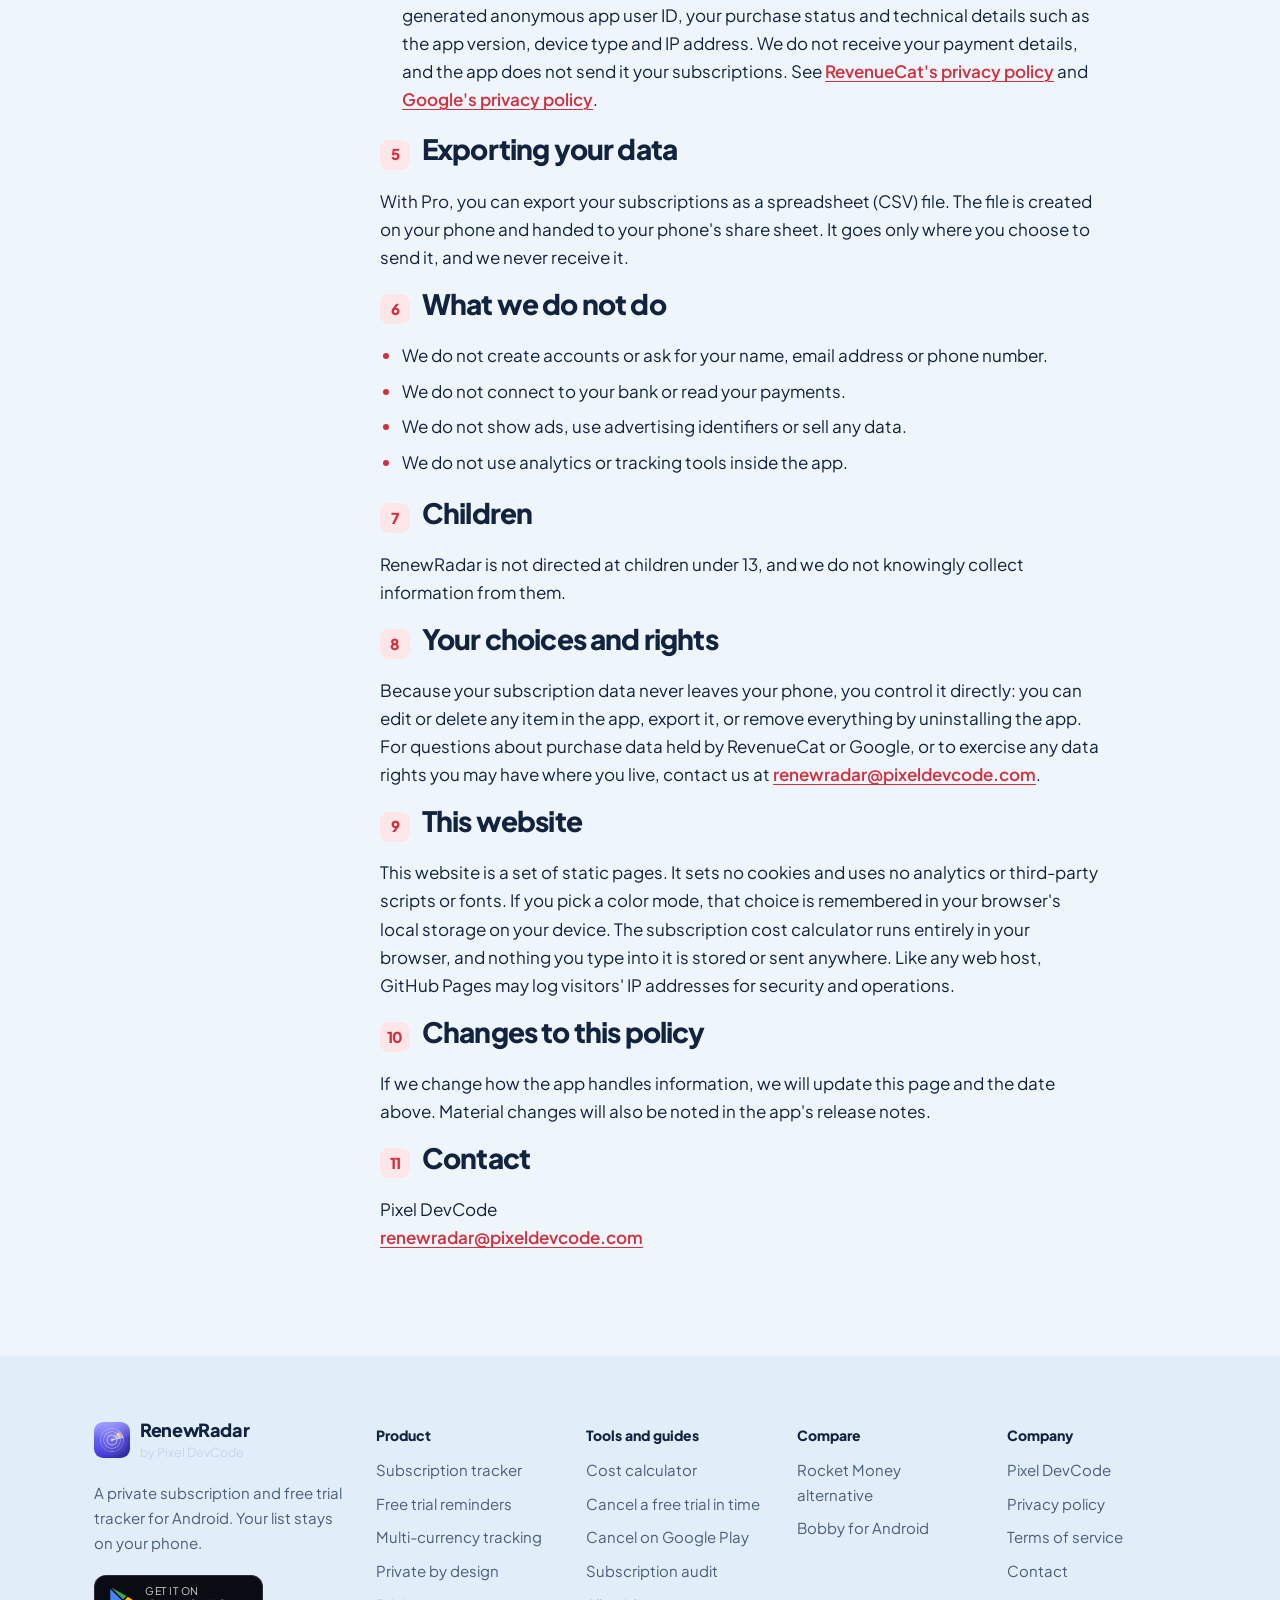
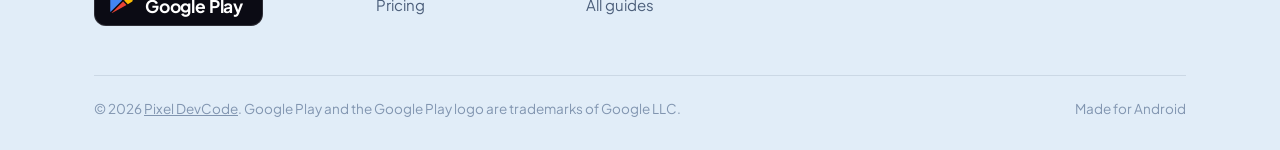
<file: privacy.html>
<!doctype html>
<html lang="en">
<head>
  <meta charset="utf-8">
  <meta name="viewport" content="width=device-width, initial-scale=1">
  <meta name="google-site-verification" content="j1CO1LTKK34j4kRKD7CKyY3hLCw61mzQaFAs1GppANA" />
  <title>Privacy Policy | RenewRadar by Pixel DevCode</title>
  <meta name="description" content="How RenewRadar handles your information. Your subscription data stays on your device.">
  <link rel="canonical" href="https://renewradar.pixeldevcode.com/privacy.html">
  <meta name="theme-color" content="#13284b">
  <meta property="og:type" content="website">
  <meta property="og:site_name" content="RenewRadar">
  <meta property="og:locale" content="en_US">
  <meta property="og:title" content="Privacy Policy | RenewRadar by Pixel DevCode">
  <meta property="og:description" content="How RenewRadar handles your information. Your subscription data stays on your device.">
  <meta property="og:url" content="https://renewradar.pixeldevcode.com/privacy.html">
  <meta property="og:image" content="https://renewradar.pixeldevcode.com/og-banner.png">
  <meta property="og:image:width" content="1200">
  <meta property="og:image:height" content="630">
  <meta property="og:image:alt" content="RenewRadar by Pixel DevCode. Know before you are charged.">
  <meta name="twitter:card" content="summary_large_image">
  <meta name="twitter:title" content="Privacy Policy | RenewRadar by Pixel DevCode">
  <meta name="twitter:description" content="How RenewRadar handles your information. Your subscription data stays on your device.">
  <meta name="twitter:image" content="https://renewradar.pixeldevcode.com/og-banner.png">
  <link rel="icon" href="/assets/img/icon.png">
  <link rel="apple-touch-icon" href="/assets/img/icon.png">
  <link rel="preload" href="/assets/fonts/plus-jakarta-sans.woff2" as="font" type="font/woff2" crossorigin>
  <script>document.documentElement.className="js";try{var t=localStorage.getItem("rr-theme");}catch(e){}if(t!=="light"&&t!=="dark"&&t!=="festive")t="festive";if(t)document.documentElement.setAttribute("data-theme",t)</script>
  <link rel="stylesheet" href="/assets/site.css?v=9774f467">
  <script type="application/ld+json">{"@context":"https://schema.org","@type":"BreadcrumbList","itemListElement":[{"@type":"ListItem","position":1,"name":"Home","item":"https://renewradar.pixeldevcode.com/"},{"@type":"ListItem","position":2,"name":"Privacy Policy","item":"https://renewradar.pixeldevcode.com/privacy.html"}]}</script>
</head>
<body>
  <a class="skip" href="#main">Skip to content</a>
  <header class="top"><div class="wrap bar">
    <a class="lockup" href="/" aria-label="RenewRadar, home"><img src="/assets/img/icon.png" alt="" width="38" height="38"><span><b>RenewRadar</b><small>by Pixel DevCode</small></span></a>
    <nav class="nav" id="site-nav" aria-label="Main"><a href="/subscription-tracker/">Features</a><a href="/free-trial-reminder/">Free trials</a><a href="/subscription-cost-calculator/">Calculator</a><a href="/guides/">Guides</a><a href="/#pricing">Pricing</a></nav>
    <div class="bar-end">
      <div class="modes" role="group" aria-label="Color mode"><button type="button" data-mode="light" aria-pressed="false" aria-label="Light mode" title="Light mode"><svg viewBox="0 0 24 24" aria-hidden="true"><circle cx="12" cy="12" r="4"/><path d="M12 2.5v2M12 19.5v2M4.6 4.6L6 6M18 18l1.4 1.4M2.5 12h2M19.5 12h2M4.6 19.4L6 18M18 6l1.4-1.4"/></svg></button><button type="button" data-mode="dark" aria-pressed="false" aria-label="Dark mode" title="Dark mode"><svg viewBox="0 0 24 24" aria-hidden="true"><path d="M20.5 13.2A8.5 8.5 0 1 1 10.8 3.5a6.6 6.6 0 0 0 9.7 9.7z"/></svg></button><button type="button" data-mode="festive" aria-pressed="false" aria-label="Christmas mode" title="Christmas mode"><svg viewBox="0 0 24 24" aria-hidden="true"><path d="M12 2.5v19M3.8 7.2l16.4 9.6M3.8 16.8l16.4-9.6M9.5 4l2.5 2.5L14.5 4M9.5 20l2.5-2.5 2.5 2.5M4.2 10.3l3.4.9-.9 3.4M19.8 13.7l-3.4-.9.9-3.4"/></svg></button></div>
      <a class="play play-sm" href="https://play.google.com/store/apps/details?id=com.pixeldevcode.renewradar"><svg viewBox="0 0 24 24" aria-hidden="true"><path fill="#4285F4" d="M1.337.924a1.486 1.486 0 0 0-.112.568v21.017c0 .217.045.419.124.6l11.155-11.087L1.337.924z"/><path fill="#34A853" d="M13.544 10.989l3.258-3.238L3.45.195a1.466 1.466 0 0 0-.946-.179l11.04 10.973z"/><path fill="#FBBC04" d="M22.018 13.298l-3.919 2.218-3.515-3.493 3.543-3.521 3.891 2.202a1.49 1.49 0 0 1 0 2.594z"/><path fill="#EA4335" d="M13.544 13.056l-11 10.933c.298.036.612-.016.906-.183l13.324-7.54-3.23-3.21z"/></svg><span><b>Google Play</b></span></a>
      <button class="menu-btn" type="button" aria-label="Menu" aria-expanded="false" aria-controls="site-nav"><span></span><span></span><span></span></button>
    </div>
  </div></header>
  <main id="main">
<div class="legal"><header class="page-hero"><div class="wrap">
    <ol class="crumbs"><li><a href="/">Home</a></li><li><span aria-current="page">Privacy Policy</span></li></ol>
    <p class="tag">Legal</p>
    <h1>Privacy Policy</h1>
    
    
    <p class="meta">RenewRadar by Pixel DevCode &middot; Last updated November 14, 2026</p>
  </div></header><div class="wrap article"><nav class="toc" aria-label="On this page"><p>On this page</p><ol><li><a href="#s1">Who we are</a></li><li><a href="#s2">Information that stays on your device</a></li><li><a href="#s3">Reminders</a></li><li><a href="#s4">Network connections the app makes</a></li><li><a href="#s5">Exporting your data</a></li><li><a href="#s6">What we do not do</a></li><li><a href="#s7">Children</a></li><li><a href="#s8">Your choices and rights</a></li><li><a href="#s9">This website</a></li><li><a href="#s10">Changes to this policy</a></li><li><a href="#s11">Contact</a></li></ol></nav><div class="prose"><div class="note"><p><strong>In short:</strong> the subscriptions and free trials you add stay on your phone. We do not run any server that receives them, and RenewRadar has no accounts, no ads, no analytics and no bank connection.</p></div><section id="s1"><h2><span class="n">1</span>Who we are</h2><p>RenewRadar ("the app") is published by Pixel DevCode ("we", "us"). You can contact us at <a href="mailto:renewradar@pixeldevcode.com">renewradar@pixeldevcode.com</a>.</p></section><section id="s2"><h2><span class="n">2</span>Information that stays on your device</h2><p>Everything you enter is stored only on your phone, in the app's private storage:</p>
<ul>
  <li>Your subscriptions and free trials: names, prices, currencies, billing cycles, renewal dates, categories, reminder settings, notes and colors.</li>
  <li>Your settings, such as your default currency, default reminder timing and light or dark theme.</li>
</ul>
<p>We cannot see this information and do not receive a copy. If you uninstall the app, it is deleted from your phone. If you want to keep a copy first, use the export feature described below.</p></section><section id="s3"><h2><span class="n">3</span>Reminders</h2><p>Reminders are local notifications created by the app on your phone. They do not use a push notification service, and no information is sent to us to produce them. The app asks for your permission to show notifications, and you can turn them off at any time in your phone's settings.</p></section><section id="s4"><h2><span class="n">4</span>Network connections the app makes</h2><p>The app makes only two kinds of network requests, and neither contains your subscription data.</p>
<ul>
  <li><strong>Service list update.</strong> About once a week the app downloads a plain list of popular service names, categories and colors from <code>renewradar.pixeldevcode.com</code> to power the name suggestions when you add a subscription. The request contains no information about you or your subscriptions. As with any web request, the server that hosts the file (GitHub Pages) can see your IP address and standard request details.</li>
  <li><strong>Purchases.</strong> The optional one-time Pro unlock is processed by Google Play. We use RevenueCat, a purchase-management service, to confirm whether the unlock is active on your device and to restore it if you reinstall. RevenueCat receives a randomly generated anonymous app user ID, your purchase status and technical details such as the app version, device type and IP address. We do not receive your payment details, and the app does not send it your subscriptions. See <a href="https://www.revenuecat.com/privacy/">RevenueCat's privacy policy</a> and <a href="https://policies.google.com/privacy">Google's privacy policy</a>.</li>
</ul></section><section id="s5"><h2><span class="n">5</span>Exporting your data</h2><p>With Pro, you can export your subscriptions as a spreadsheet (CSV) file. The file is created on your phone and handed to your phone's share sheet. It goes only where you choose to send it, and we never receive it.</p></section><section id="s6"><h2><span class="n">6</span>What we do not do</h2><ul>
  <li>We do not create accounts or ask for your name, email address or phone number.</li>
  <li>We do not connect to your bank or read your payments.</li>
  <li>We do not show ads, use advertising identifiers or sell any data.</li>
  <li>We do not use analytics or tracking tools inside the app.</li>
</ul></section><section id="s7"><h2><span class="n">7</span>Children</h2><p>RenewRadar is not directed at children under 13, and we do not knowingly collect information from them.</p></section><section id="s8"><h2><span class="n">8</span>Your choices and rights</h2><p>Because your subscription data never leaves your phone, you control it directly: you can edit or delete any item in the app, export it, or remove everything by uninstalling the app. For questions about purchase data held by RevenueCat or Google, or to exercise any data rights you may have where you live, contact us at <a href="mailto:renewradar@pixeldevcode.com">renewradar@pixeldevcode.com</a>.</p></section><section id="s9"><h2><span class="n">9</span>This website</h2><p>This website is a set of static pages. It sets no cookies and uses no analytics or third-party scripts or fonts. If you pick a color mode, that choice is remembered in your browser's local storage on your device. The subscription cost calculator runs entirely in your browser, and nothing you type into it is stored or sent anywhere. Like any web host, GitHub Pages may log visitors' IP addresses for security and operations.</p></section><section id="s10"><h2><span class="n">10</span>Changes to this policy</h2><p>If we change how the app handles information, we will update this page and the date above. Material changes will also be noted in the app's release notes.</p></section><section id="s11"><h2><span class="n">11</span>Contact</h2><p>Pixel DevCode<br><a href="mailto:renewradar@pixeldevcode.com">renewradar@pixeldevcode.com</a></p></section></div></div></div>
  </main>
  <footer class="foot"><div class="wrap">
    <div class="foot-grid">
      <div class="foot-brand">
        <a class="lockup" href="/" aria-label="RenewRadar, home"><img src="/assets/img/icon.png" alt="" width="38" height="38"><span><b>RenewRadar</b><small>by Pixel DevCode</small></span></a>
        <p>A private subscription and free trial tracker for Android. Your list stays on your phone.</p>
        <a class="play" href="https://play.google.com/store/apps/details?id=com.pixeldevcode.renewradar"><svg viewBox="0 0 24 24" aria-hidden="true"><path fill="#4285F4" d="M1.337.924a1.486 1.486 0 0 0-.112.568v21.017c0 .217.045.419.124.6l11.155-11.087L1.337.924z"/><path fill="#34A853" d="M13.544 10.989l3.258-3.238L3.45.195a1.466 1.466 0 0 0-.946-.179l11.04 10.973z"/><path fill="#FBBC04" d="M22.018 13.298l-3.919 2.218-3.515-3.493 3.543-3.521 3.891 2.202a1.49 1.49 0 0 1 0 2.594z"/><path fill="#EA4335" d="M13.544 13.056l-11 10.933c.298.036.612-.016.906-.183l13.324-7.54-3.23-3.21z"/></svg><span><small>Get it on</small><b>Google Play</b></span></a>
      </div>
      <div><h2>Product</h2><ul><li><a href="/subscription-tracker/">Subscription tracker</a></li><li><a href="/free-trial-reminder/">Free trial reminders</a></li><li><a href="/multi-currency-subscription-tracker/">Multi-currency tracking</a></li><li><a href="/private-subscription-tracker/">Private by design</a></li><li><a href="/#pricing">Pricing</a></li></ul></div>
      <div><h2>Tools and guides</h2><ul><li><a href="/subscription-cost-calculator/">Cost calculator</a></li><li><a href="/guides/cancel-free-trial-before-charged/">Cancel a free trial in time</a></li><li><a href="/guides/cancel-google-play-subscription/">Cancel on Google Play</a></li><li><a href="/guides/subscription-audit/">Subscription audit</a></li><li><a href="/guides/">All guides</a></li></ul></div>
      <div><h2>Compare</h2><ul><li><a href="/rocket-money-alternative/">Rocket Money alternative</a></li><li><a href="/bobby-alternative-android/">Bobby for Android</a></li></ul></div>
      <div><h2>Company</h2><ul><li><a href="https://pixeldevcode.com">Pixel DevCode</a></li><li><a href="/privacy.html">Privacy policy</a></li><li><a href="/terms.html">Terms of service</a></li><li><a href="mailto:renewradar@pixeldevcode.com">Contact</a></li></ul></div>
    </div>
    <div class="foot-base"><span>&copy; 2026 <a href="https://pixeldevcode.com">Pixel DevCode</a>. Google Play and the Google Play logo are trademarks of Google LLC.</span><span>Made for Android</span></div>
  </div></footer>
  <script src="/assets/site.js?v=c0725a96" defer></script>

</body>
</html>
</file>
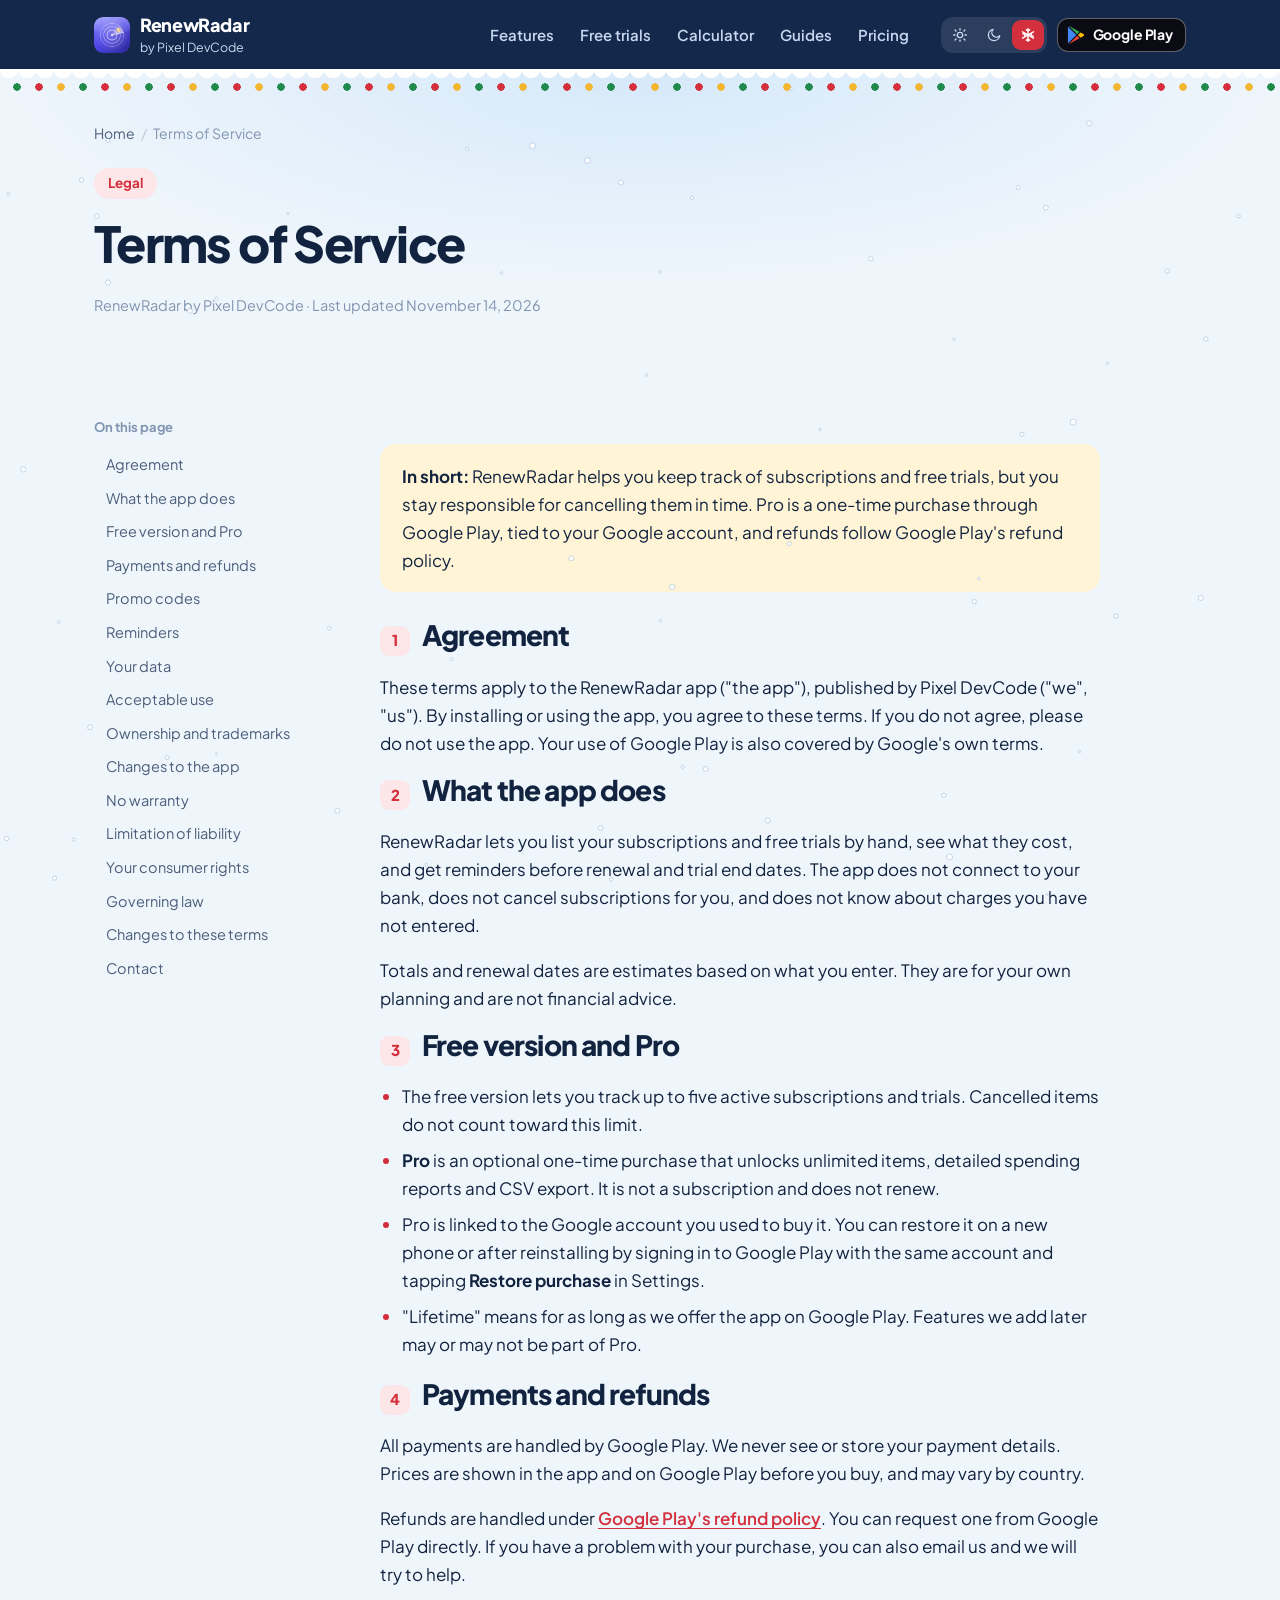
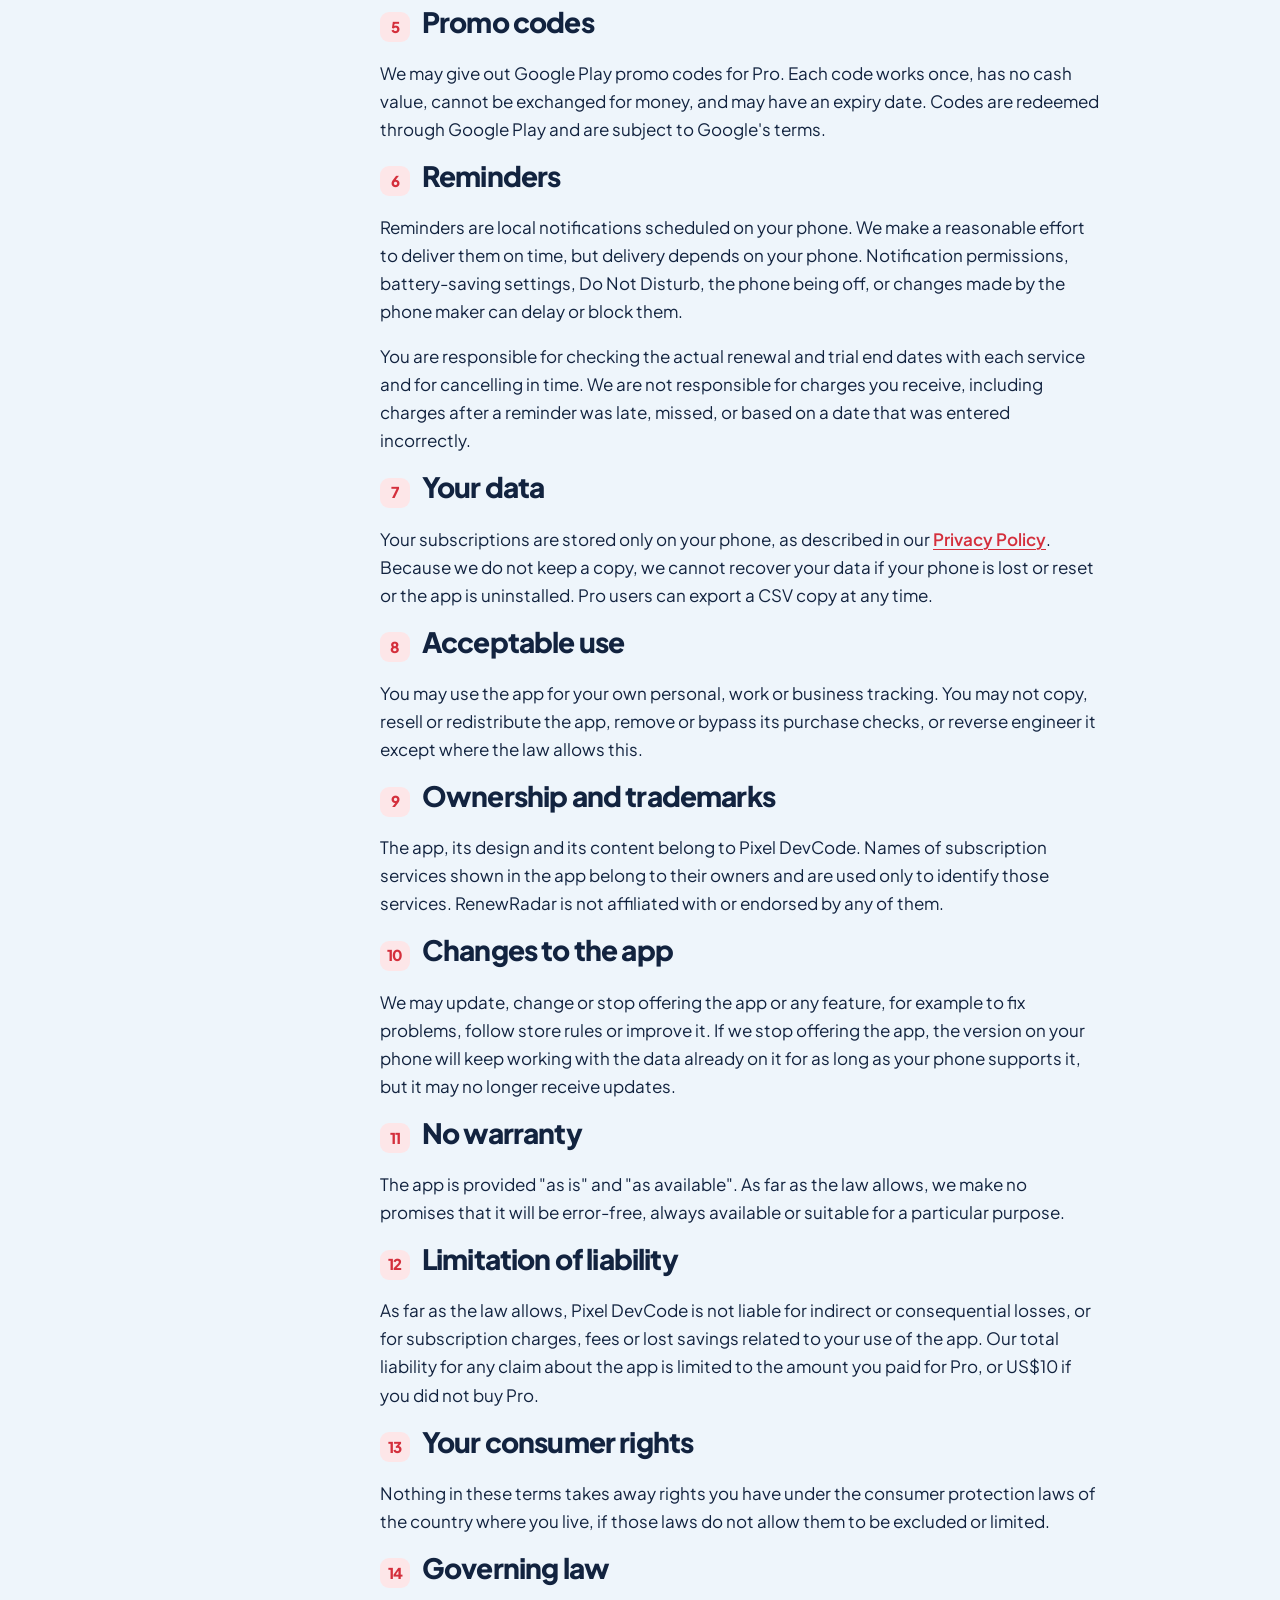
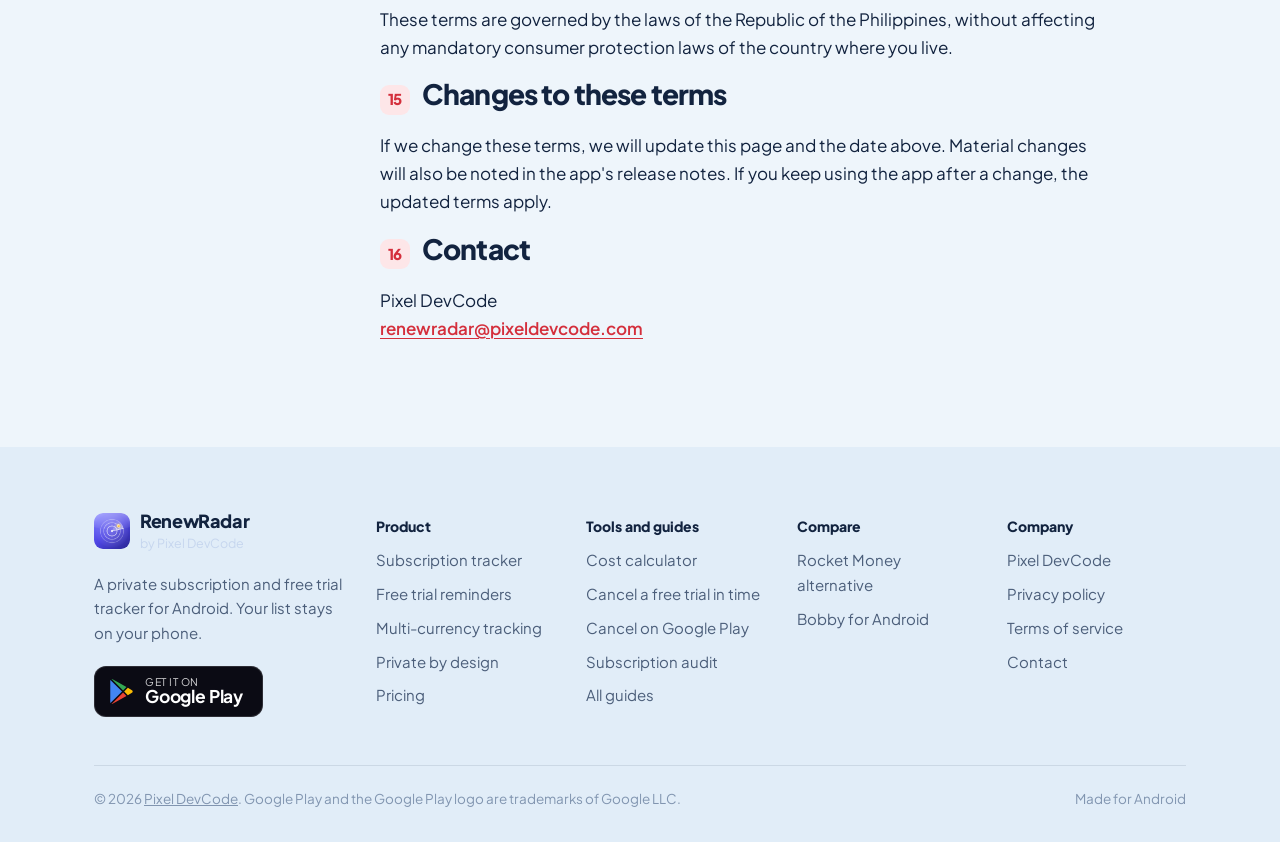
<file: terms.html>
<!doctype html>
<html lang="en">
<head>
  <meta charset="utf-8">
  <meta name="viewport" content="width=device-width, initial-scale=1">
  <meta name="google-site-verification" content="j1CO1LTKK34j4kRKD7CKyY3hLCw61mzQaFAs1GppANA" />
  <title>Terms of Service | RenewRadar by Pixel DevCode</title>
  <meta name="description" content="The terms for using RenewRadar, including the one-time Pro unlock, refunds and reminders.">
  <link rel="canonical" href="https://renewradar.pixeldevcode.com/terms.html">
  <meta name="theme-color" content="#13284b">
  <meta property="og:type" content="website">
  <meta property="og:site_name" content="RenewRadar">
  <meta property="og:locale" content="en_US">
  <meta property="og:title" content="Terms of Service | RenewRadar by Pixel DevCode">
  <meta property="og:description" content="The terms for using RenewRadar, including the one-time Pro unlock, refunds and reminders.">
  <meta property="og:url" content="https://renewradar.pixeldevcode.com/terms.html">
  <meta property="og:image" content="https://renewradar.pixeldevcode.com/og-banner.png">
  <meta property="og:image:width" content="1200">
  <meta property="og:image:height" content="630">
  <meta property="og:image:alt" content="RenewRadar by Pixel DevCode. Know before you are charged.">
  <meta name="twitter:card" content="summary_large_image">
  <meta name="twitter:title" content="Terms of Service | RenewRadar by Pixel DevCode">
  <meta name="twitter:description" content="The terms for using RenewRadar, including the one-time Pro unlock, refunds and reminders.">
  <meta name="twitter:image" content="https://renewradar.pixeldevcode.com/og-banner.png">
  <link rel="icon" href="/assets/img/icon.png">
  <link rel="apple-touch-icon" href="/assets/img/icon.png">
  <link rel="preload" href="/assets/fonts/plus-jakarta-sans.woff2" as="font" type="font/woff2" crossorigin>
  <script>document.documentElement.className="js";try{var t=localStorage.getItem("rr-theme");}catch(e){}if(t!=="light"&&t!=="dark"&&t!=="festive")t="festive";if(t)document.documentElement.setAttribute("data-theme",t)</script>
  <link rel="stylesheet" href="/assets/site.css?v=9774f467">
  <script type="application/ld+json">{"@context":"https://schema.org","@type":"BreadcrumbList","itemListElement":[{"@type":"ListItem","position":1,"name":"Home","item":"https://renewradar.pixeldevcode.com/"},{"@type":"ListItem","position":2,"name":"Terms of Service","item":"https://renewradar.pixeldevcode.com/terms.html"}]}</script>
</head>
<body>
  <a class="skip" href="#main">Skip to content</a>
  <header class="top"><div class="wrap bar">
    <a class="lockup" href="/" aria-label="RenewRadar, home"><img src="/assets/img/icon.png" alt="" width="38" height="38"><span><b>RenewRadar</b><small>by Pixel DevCode</small></span></a>
    <nav class="nav" id="site-nav" aria-label="Main"><a href="/subscription-tracker/">Features</a><a href="/free-trial-reminder/">Free trials</a><a href="/subscription-cost-calculator/">Calculator</a><a href="/guides/">Guides</a><a href="/#pricing">Pricing</a></nav>
    <div class="bar-end">
      <div class="modes" role="group" aria-label="Color mode"><button type="button" data-mode="light" aria-pressed="false" aria-label="Light mode" title="Light mode"><svg viewBox="0 0 24 24" aria-hidden="true"><circle cx="12" cy="12" r="4"/><path d="M12 2.5v2M12 19.5v2M4.6 4.6L6 6M18 18l1.4 1.4M2.5 12h2M19.5 12h2M4.6 19.4L6 18M18 6l1.4-1.4"/></svg></button><button type="button" data-mode="dark" aria-pressed="false" aria-label="Dark mode" title="Dark mode"><svg viewBox="0 0 24 24" aria-hidden="true"><path d="M20.5 13.2A8.5 8.5 0 1 1 10.8 3.5a6.6 6.6 0 0 0 9.7 9.7z"/></svg></button><button type="button" data-mode="festive" aria-pressed="false" aria-label="Christmas mode" title="Christmas mode"><svg viewBox="0 0 24 24" aria-hidden="true"><path d="M12 2.5v19M3.8 7.2l16.4 9.6M3.8 16.8l16.4-9.6M9.5 4l2.5 2.5L14.5 4M9.5 20l2.5-2.5 2.5 2.5M4.2 10.3l3.4.9-.9 3.4M19.8 13.7l-3.4-.9.9-3.4"/></svg></button></div>
      <a class="play play-sm" href="https://play.google.com/store/apps/details?id=com.pixeldevcode.renewradar"><svg viewBox="0 0 24 24" aria-hidden="true"><path fill="#4285F4" d="M1.337.924a1.486 1.486 0 0 0-.112.568v21.017c0 .217.045.419.124.6l11.155-11.087L1.337.924z"/><path fill="#34A853" d="M13.544 10.989l3.258-3.238L3.45.195a1.466 1.466 0 0 0-.946-.179l11.04 10.973z"/><path fill="#FBBC04" d="M22.018 13.298l-3.919 2.218-3.515-3.493 3.543-3.521 3.891 2.202a1.49 1.49 0 0 1 0 2.594z"/><path fill="#EA4335" d="M13.544 13.056l-11 10.933c.298.036.612-.016.906-.183l13.324-7.54-3.23-3.21z"/></svg><span><b>Google Play</b></span></a>
      <button class="menu-btn" type="button" aria-label="Menu" aria-expanded="false" aria-controls="site-nav"><span></span><span></span><span></span></button>
    </div>
  </div></header>
  <main id="main">
<div class="legal"><header class="page-hero"><div class="wrap">
    <ol class="crumbs"><li><a href="/">Home</a></li><li><span aria-current="page">Terms of Service</span></li></ol>
    <p class="tag">Legal</p>
    <h1>Terms of Service</h1>
    
    
    <p class="meta">RenewRadar by Pixel DevCode &middot; Last updated November 14, 2026</p>
  </div></header><div class="wrap article"><nav class="toc" aria-label="On this page"><p>On this page</p><ol><li><a href="#s1">Agreement</a></li><li><a href="#s2">What the app does</a></li><li><a href="#s3">Free version and Pro</a></li><li><a href="#s4">Payments and refunds</a></li><li><a href="#s5">Promo codes</a></li><li><a href="#s6">Reminders</a></li><li><a href="#s7">Your data</a></li><li><a href="#s8">Acceptable use</a></li><li><a href="#s9">Ownership and trademarks</a></li><li><a href="#s10">Changes to the app</a></li><li><a href="#s11">No warranty</a></li><li><a href="#s12">Limitation of liability</a></li><li><a href="#s13">Your consumer rights</a></li><li><a href="#s14">Governing law</a></li><li><a href="#s15">Changes to these terms</a></li><li><a href="#s16">Contact</a></li></ol></nav><div class="prose"><div class="note"><p><strong>In short:</strong> RenewRadar helps you keep track of subscriptions and free trials, but you stay responsible for cancelling them in time. Pro is a one-time purchase through Google Play, tied to your Google account, and refunds follow Google Play's refund policy.</p></div><section id="s1"><h2><span class="n">1</span>Agreement</h2><p>These terms apply to the RenewRadar app ("the app"), published by Pixel DevCode ("we", "us"). By installing or using the app, you agree to these terms. If you do not agree, please do not use the app. Your use of Google Play is also covered by Google's own terms.</p></section><section id="s2"><h2><span class="n">2</span>What the app does</h2><p>RenewRadar lets you list your subscriptions and free trials by hand, see what they cost, and get reminders before renewal and trial end dates. The app does not connect to your bank, does not cancel subscriptions for you, and does not know about charges you have not entered.</p>
<p>Totals and renewal dates are estimates based on what you enter. They are for your own planning and are not financial advice.</p></section><section id="s3"><h2><span class="n">3</span>Free version and Pro</h2><ul>
  <li>The free version lets you track up to five active subscriptions and trials. Cancelled items do not count toward this limit.</li>
  <li><strong>Pro</strong> is an optional one-time purchase that unlocks unlimited items, detailed spending reports and CSV export. It is not a subscription and does not renew.</li>
  <li>Pro is linked to the Google account you used to buy it. You can restore it on a new phone or after reinstalling by signing in to Google Play with the same account and tapping <strong>Restore purchase</strong> in Settings.</li>
  <li>"Lifetime" means for as long as we offer the app on Google Play. Features we add later may or may not be part of Pro.</li>
</ul></section><section id="s4"><h2><span class="n">4</span>Payments and refunds</h2><p>All payments are handled by Google Play. We never see or store your payment details. Prices are shown in the app and on Google Play before you buy, and may vary by country.</p>
<p>Refunds are handled under <a href="https://support.google.com/googleplay/answer/2479637">Google Play's refund policy</a>. You can request one from Google Play directly. If you have a problem with your purchase, you can also email us and we will try to help.</p></section><section id="s5"><h2><span class="n">5</span>Promo codes</h2><p>We may give out Google Play promo codes for Pro. Each code works once, has no cash value, cannot be exchanged for money, and may have an expiry date. Codes are redeemed through Google Play and are subject to Google's terms.</p></section><section id="s6"><h2><span class="n">6</span>Reminders</h2><p>Reminders are local notifications scheduled on your phone. We make a reasonable effort to deliver them on time, but delivery depends on your phone. Notification permissions, battery-saving settings, Do Not Disturb, the phone being off, or changes made by the phone maker can delay or block them.</p>
<p>You are responsible for checking the actual renewal and trial end dates with each service and for cancelling in time. We are not responsible for charges you receive, including charges after a reminder was late, missed, or based on a date that was entered incorrectly.</p></section><section id="s7"><h2><span class="n">7</span>Your data</h2><p>Your subscriptions are stored only on your phone, as described in our <a href="/privacy.html">Privacy Policy</a>. Because we do not keep a copy, we cannot recover your data if your phone is lost or reset or the app is uninstalled. Pro users can export a CSV copy at any time.</p></section><section id="s8"><h2><span class="n">8</span>Acceptable use</h2><p>You may use the app for your own personal, work or business tracking. You may not copy, resell or redistribute the app, remove or bypass its purchase checks, or reverse engineer it except where the law allows this.</p></section><section id="s9"><h2><span class="n">9</span>Ownership and trademarks</h2><p>The app, its design and its content belong to Pixel DevCode. Names of subscription services shown in the app belong to their owners and are used only to identify those services. RenewRadar is not affiliated with or endorsed by any of them.</p></section><section id="s10"><h2><span class="n">10</span>Changes to the app</h2><p>We may update, change or stop offering the app or any feature, for example to fix problems, follow store rules or improve it. If we stop offering the app, the version on your phone will keep working with the data already on it for as long as your phone supports it, but it may no longer receive updates.</p></section><section id="s11"><h2><span class="n">11</span>No warranty</h2><p>The app is provided "as is" and "as available". As far as the law allows, we make no promises that it will be error-free, always available or suitable for a particular purpose.</p></section><section id="s12"><h2><span class="n">12</span>Limitation of liability</h2><p>As far as the law allows, Pixel DevCode is not liable for indirect or consequential losses, or for subscription charges, fees or lost savings related to your use of the app. Our total liability for any claim about the app is limited to the amount you paid for Pro, or US$10 if you did not buy Pro.</p></section><section id="s13"><h2><span class="n">13</span>Your consumer rights</h2><p>Nothing in these terms takes away rights you have under the consumer protection laws of the country where you live, if those laws do not allow them to be excluded or limited.</p></section><section id="s14"><h2><span class="n">14</span>Governing law</h2><p>These terms are governed by the laws of the Republic of the Philippines, without affecting any mandatory consumer protection laws of the country where you live.</p></section><section id="s15"><h2><span class="n">15</span>Changes to these terms</h2><p>If we change these terms, we will update this page and the date above. Material changes will also be noted in the app's release notes. If you keep using the app after a change, the updated terms apply.</p></section><section id="s16"><h2><span class="n">16</span>Contact</h2><p>Pixel DevCode<br><a href="mailto:renewradar@pixeldevcode.com">renewradar@pixeldevcode.com</a></p></section></div></div></div>
  </main>
  <footer class="foot"><div class="wrap">
    <div class="foot-grid">
      <div class="foot-brand">
        <a class="lockup" href="/" aria-label="RenewRadar, home"><img src="/assets/img/icon.png" alt="" width="38" height="38"><span><b>RenewRadar</b><small>by Pixel DevCode</small></span></a>
        <p>A private subscription and free trial tracker for Android. Your list stays on your phone.</p>
        <a class="play" href="https://play.google.com/store/apps/details?id=com.pixeldevcode.renewradar"><svg viewBox="0 0 24 24" aria-hidden="true"><path fill="#4285F4" d="M1.337.924a1.486 1.486 0 0 0-.112.568v21.017c0 .217.045.419.124.6l11.155-11.087L1.337.924z"/><path fill="#34A853" d="M13.544 10.989l3.258-3.238L3.45.195a1.466 1.466 0 0 0-.946-.179l11.04 10.973z"/><path fill="#FBBC04" d="M22.018 13.298l-3.919 2.218-3.515-3.493 3.543-3.521 3.891 2.202a1.49 1.49 0 0 1 0 2.594z"/><path fill="#EA4335" d="M13.544 13.056l-11 10.933c.298.036.612-.016.906-.183l13.324-7.54-3.23-3.21z"/></svg><span><small>Get it on</small><b>Google Play</b></span></a>
      </div>
      <div><h2>Product</h2><ul><li><a href="/subscription-tracker/">Subscription tracker</a></li><li><a href="/free-trial-reminder/">Free trial reminders</a></li><li><a href="/multi-currency-subscription-tracker/">Multi-currency tracking</a></li><li><a href="/private-subscription-tracker/">Private by design</a></li><li><a href="/#pricing">Pricing</a></li></ul></div>
      <div><h2>Tools and guides</h2><ul><li><a href="/subscription-cost-calculator/">Cost calculator</a></li><li><a href="/guides/cancel-free-trial-before-charged/">Cancel a free trial in time</a></li><li><a href="/guides/cancel-google-play-subscription/">Cancel on Google Play</a></li><li><a href="/guides/subscription-audit/">Subscription audit</a></li><li><a href="/guides/">All guides</a></li></ul></div>
      <div><h2>Compare</h2><ul><li><a href="/rocket-money-alternative/">Rocket Money alternative</a></li><li><a href="/bobby-alternative-android/">Bobby for Android</a></li></ul></div>
      <div><h2>Company</h2><ul><li><a href="https://pixeldevcode.com">Pixel DevCode</a></li><li><a href="/privacy.html">Privacy policy</a></li><li><a href="/terms.html">Terms of service</a></li><li><a href="mailto:renewradar@pixeldevcode.com">Contact</a></li></ul></div>
    </div>
    <div class="foot-base"><span>&copy; 2026 <a href="https://pixeldevcode.com">Pixel DevCode</a>. Google Play and the Google Play logo are trademarks of Google LLC.</span><span>Made for Android</span></div>
  </div></footer>
  <script src="/assets/site.js?v=c0725a96" defer></script>

</body>
</html>
</file>
<file: assets/site.css>
/* RenewRadar site. Three modes: light (default), dark, festive. */

@font-face {
  font-family: 'Plus Jakarta Sans';
  src: url('fonts/plus-jakarta-sans.woff2') format('woff2');
  font-weight: 200 800;
  font-display: swap;
}

@font-face {
  font-family: 'Plus Jakarta Sans';
  src: url('fonts/plus-jakarta-sans-italic.woff2') format('woff2');
  font-weight: 200 800;
  font-style: italic;
  font-display: swap;
}

:root {
  color-scheme: light;
  --bg: #f7f7fb;
  --bg-2: #eeeef7;
  --surface: #ffffff;
  --ink: #15133a;
  --ink-2: #5b5a78;
  --ink-3: #8b8aa5;
  --line: rgba(21, 19, 58, 0.09);
  --line-2: rgba(21, 19, 58, 0.18);
  --brand: #4f46e5;
  --brand-2: #3730a3;
  --brand-soft: #ecebff;
  --on-brand: #ffffff;
  --blip: #f2a516;
  --blip-soft: #fff3da;
  --ok: #15803d;
  --glow: #e6e3ff;
  --ring: rgba(79, 70, 229, 0.12);
  --shadow: 0 1px 2px rgba(21, 19, 58, 0.05), 0 14px 34px -24px rgba(21, 19, 58, 0.35);
  --head-bg: rgba(255, 255, 255, 0.9);
  --head-ink: #15133a;
  --head-ink-2: #5b5a78;
  --head-hover: #f1f0fa;
  --head-active: #ecebff;
  --head-active-ink: #4f46e5;
  --head-line: rgba(21, 19, 58, 0.08);
  --head-shadow: 0 10px 30px -24px rgba(21, 19, 58, 0.35);
  --font: 'Plus Jakarta Sans', 'Segoe UI', system-ui, sans-serif;
  --r: 20px;
  --wrap: 1140px;
}

@media (prefers-color-scheme: dark) {
  :root:not([data-theme]) {
    color-scheme: dark;
    --bg: #0d0c20;
    --bg-2: #141331;
    --surface: #1a1940;
    --ink: #f2f1ff;
    --ink-2: #b1afd8;
    --ink-3: #807ea9;
    --line: rgba(242, 241, 255, 0.09);
    --line-2: rgba(242, 241, 255, 0.2);
    --brand: #8e88ff;
    --brand-2: #c7c4ff;
    --brand-soft: #26245e;
    --on-brand: #100e3a;
    --blip: #f6b73c;
    --blip-soft: #3a2c12;
    --ok: #57c47e;
    --glow: #23206a;
    --ring: rgba(142, 136, 255, 0.14);
    --shadow: 0 1px 2px rgba(0, 0, 0, 0.3), 0 18px 40px -26px rgba(0, 0, 0, 0.8);
    --head-bg: rgba(15, 13, 40, 0.82);
    --head-ink: #f2f1ff;
    --head-ink-2: #b1afd8;
    --head-hover: rgba(142, 136, 255, 0.1);
    --head-active: rgba(142, 136, 255, 0.18);
    --head-active-ink: #c7c4ff;
    --head-line: rgba(142, 136, 255, 0.22);
    --head-shadow: 0 12px 40px -24px rgba(79, 70, 229, 0.6);
  }
}

:root[data-theme='dark'] {
  color-scheme: dark;
  --bg: #0d0c20;
  --bg-2: #141331;
  --surface: #1a1940;
  --ink: #f2f1ff;
  --ink-2: #b1afd8;
  --ink-3: #807ea9;
  --line: rgba(242, 241, 255, 0.09);
  --line-2: rgba(242, 241, 255, 0.2);
  --brand: #8e88ff;
  --brand-2: #c7c4ff;
  --brand-soft: #26245e;
  --on-brand: #100e3a;
  --blip: #f6b73c;
  --blip-soft: #3a2c12;
  --ok: #57c47e;
  --glow: #23206a;
  --ring: rgba(142, 136, 255, 0.14);
  --shadow: 0 1px 2px rgba(0, 0, 0, 0.3), 0 18px 40px -26px rgba(0, 0, 0, 0.8);
  --head-bg: rgba(15, 13, 40, 0.82);
  --head-ink: #f2f1ff;
  --head-ink-2: #b1afd8;
  --head-hover: rgba(142, 136, 255, 0.1);
  --head-active: rgba(142, 136, 255, 0.18);
  --head-active-ink: #c7c4ff;
  --head-line: rgba(142, 136, 255, 0.22);
  --head-shadow: 0 12px 40px -24px rgba(79, 70, 229, 0.6);
}

/* Winter wonderland: icy light page, night sky hero, Santa red accents. */
:root[data-theme='festive'] {
  color-scheme: light;
  --bg: #eef5fb;
  --bg-2: #e1edf8;
  --surface: #ffffff;
  --ink: #12233f;
  --ink-2: #4b5e7a;
  --ink-3: #8195b0;
  --line: rgba(18, 35, 63, 0.1);
  --line-2: rgba(18, 35, 63, 0.2);
  --brand: #d42f3c;
  --brand-2: #9c1e28;
  --brand-soft: #fde6e8;
  --on-brand: #ffffff;
  --blip: #f2b632;
  --blip-soft: #fff4d6;
  --ok: #1f8a4c;
  --glow: #d6e9fa;
  --ring: rgba(18, 35, 63, 0.08);
  --shadow: 0 1px 2px rgba(18, 35, 63, 0.06), 0 16px 36px -24px rgba(18, 35, 63, 0.4);
  --head-bg: #13284b;
  --head-ink: #ffffff;
  --head-ink-2: #c6d6ee;
  --head-hover: rgba(255, 255, 255, 0.1);
  --head-active: rgba(255, 255, 255, 0.16);
  --head-active-ink: #ffffff;
  --head-line: transparent;
  --head-shadow: none;
}

*,
*::before,
*::after {
  box-sizing: border-box;
}

html {
  -webkit-text-size-adjust: 100%;
  scroll-padding-top: 90px;
}

body {
  margin: 0;
  background: var(--bg);
  color: var(--ink);
  font-family: var(--font);
  font-size: 17px;
  line-height: 1.65;
  -webkit-font-smoothing: antialiased;
  overflow-x: hidden;
  transition: background-color 0.3s ease, color 0.3s ease;
}

img,
svg {
  display: block;
  max-width: 100%;
}

img {
  height: auto;
}

a {
  color: inherit;
}

p {
  margin: 0 0 1em;
}

h1,
h2,
h3 {
  font-weight: 800;
  letter-spacing: -0.03em;
  line-height: 1.12;
  margin: 0 0 0.5em;
  text-wrap: balance;
}

h1 {
  font-size: clamp(2.3rem, 5vw, 3.9rem);
  letter-spacing: -0.035em;
  line-height: 1.06;
}

h2 {
  font-size: clamp(1.65rem, 3vw, 2.35rem);
}

h3 {
  font-size: 1.12rem;
  font-weight: 750;
  letter-spacing: -0.015em;
  line-height: 1.3;
}

:focus-visible {
  outline: 2.5px solid var(--brand);
  outline-offset: 3px;
  border-radius: 6px;
}

.wrap {
  width: 100%;
  max-width: var(--wrap);
  margin: 0 auto;
  padding: 0 24px;
}

.skip {
  position: absolute;
  left: 16px;
  top: -60px;
  z-index: 100;
  padding: 10px 16px;
  border-radius: 10px;
  background: var(--brand);
  color: var(--on-brand);
  font-weight: 700;
  text-decoration: none;
}

.skip:focus {
  top: 12px;
}

.num {
  font-variant-numeric: tabular-nums;
}

.tag {
  display: inline-block;
  margin: 0 0 18px;
  padding: 6px 14px;
  border-radius: 99px;
  background: var(--brand-soft);
  color: var(--brand);
  font-size: 13.5px;
  font-weight: 700;
  line-height: 1.4;
}

.lede {
  font-size: clamp(1.08rem, 1.5vw, 1.2rem);
  line-height: 1.6;
  color: var(--ink-2);
  max-width: 36em;
}

.mark {
  color: var(--brand);
}

/* Header */

.top {
  position: sticky;
  top: 0;
  z-index: 40;
  background: var(--head-bg);
  color: var(--head-ink);
  backdrop-filter: saturate(160%) blur(14px);
  -webkit-backdrop-filter: saturate(160%) blur(14px);
  box-shadow: inset 0 -1px 0 var(--head-line), var(--head-shadow);
}

.bar {
  display: flex;
  align-items: center;
  gap: 20px;
  height: 70px;
}

.lockup {
  display: inline-flex;
  align-items: center;
  gap: 10px;
  text-decoration: none;
  flex: none;
}

.lockup img {
  width: 36px;
  height: 36px;
  border-radius: 9px;
}

.lockup b {
  display: block;
  font-size: 18px;
  font-weight: 800;
  letter-spacing: -0.02em;
  line-height: 1.1;
}

.lockup small {
  display: block;
  margin-top: 4px;
  font-size: 12.5px;
  color: var(--head-ink-2);
  line-height: 1.3;
}

.nav {
  display: flex;
  gap: 2px;
  margin-left: auto;
}

.nav a {
  padding: 8px 12px;
  border-radius: 10px;
  font-size: 15px;
  font-weight: 600;
  color: var(--head-ink-2);
  text-decoration: none;
  transition: color 0.2s ease, background-color 0.2s ease;
}

.nav a:hover {
  color: var(--head-ink);
  background: var(--head-hover);
}

.nav a[aria-current="page"] {
  color: var(--head-active-ink);
  background: var(--head-active);
}

.bar-end {
  display: flex;
  align-items: center;
  gap: 10px;
}

.modes {
  display: inline-flex;
  padding: 3px;
  gap: 2px;
  border-radius: 12px;
  background: var(--head-hover);
}

.modes button {
  display: grid;
  place-items: center;
  width: 32px;
  height: 30px;
  padding: 0;
  border: 0;
  border-radius: 9px;
  background: transparent;
  color: var(--head-ink-2);
  cursor: pointer;
  transition: background-color 0.2s ease, color 0.2s ease;
}

.modes button:hover {
  color: var(--head-ink);
}

.modes button[aria-pressed='true'] {
  background: var(--brand);
  color: var(--on-brand);
}

.modes svg {
  width: 16px;
  height: 16px;
  fill: none;
  stroke: currentColor;
  stroke-width: 2;
  stroke-linecap: round;
  stroke-linejoin: round;
}

.menu-btn {
  display: none;
  width: 42px;
  height: 42px;
  padding: 0;
  border: 0;
  border-radius: 12px;
  background: var(--head-hover);
  color: var(--head-ink);
  cursor: pointer;
}

.menu-btn span {
  display: block;
  width: 18px;
  height: 2px;
  margin: 4px auto;
  border-radius: 2px;
  background: currentColor;
  transition: transform 0.25s ease, opacity 0.2s ease;
}

.menu-open .menu-btn span:nth-child(1) {
  transform: translateY(6px) rotate(45deg);
}

.menu-open .menu-btn span:nth-child(2) {
  opacity: 0;
}

.menu-open .menu-btn span:nth-child(3) {
  transform: translateY(-6px) rotate(-45deg);
}

/* Buttons */

.btn {
  display: inline-flex;
  align-items: center;
  gap: 10px;
  padding: 13px 20px;
  border-radius: 12px;
  border: 0;
  font: 700 15.5px/1.2 var(--font);
  text-decoration: none;
  cursor: pointer;
  transition: transform 0.2s ease, background-color 0.2s ease, box-shadow 0.2s ease;
}

.btn:hover {
  transform: translateY(-1px);
}

.btn-primary {
  background: var(--brand);
  color: var(--on-brand);
}

.btn-ghost {
  background: var(--surface);
  color: var(--ink);
  box-shadow: inset 0 0 0 1px var(--line-2);
}

.btn-sm {
  padding: 10px 15px;
  font-size: 14.5px;
}

.play {
  display: inline-flex;
  align-items: center;
  gap: 11px;
  padding: 10px 20px 10px 15px;
  border-radius: 12px;
  background: #0b0b14;
  color: #ffffff;
  text-decoration: none;
  box-shadow: inset 0 0 0 1px rgba(255, 255, 255, 0.14);
  transition: transform 0.2s ease, box-shadow 0.2s ease;
}

.play:hover {
  transform: translateY(-1px);
}

.play svg {
  width: 25px;
  height: 25px;
  flex: none;
}

.play span {
  display: flex;
  flex-direction: column;
  line-height: 1.1;
}

.play small {
  font-size: 10.5px;
  letter-spacing: 0.05em;
  text-transform: uppercase;
  opacity: 0.82;
}

.play b {
  font-size: 17.5px;
  font-weight: 700;
  letter-spacing: -0.01em;
}

.play-sm {
  padding: 8px 13px 8px 10px;
  border-radius: 11px;
  gap: 8px;
}

.play-sm svg {
  width: 18px;
  height: 18px;
}

.play-sm b {
  font-size: 14px;
}

/* Home hero: centered, phone rising from below */

.hero {
  position: relative;
  padding: 64px 0 0;
  text-align: center;
  overflow: hidden;
  background: radial-gradient(1100px 540px at 50% 100%, var(--glow) 0, transparent 70%);
}

.hero h1 {
  max-width: 13em;
  margin: 0 auto 18px;
}

.hero .lede {
  margin: 0 auto;
}

.hero-cta {
  display: flex;
  flex-wrap: wrap;
  align-items: center;
  gap: 12px;
  margin-top: 28px;
}

.hero .hero-cta {
  justify-content: center;
}

.facts {
  display: flex;
  flex-wrap: wrap;
  justify-content: center;
  gap: 8px 22px;
  margin: 22px 0 0;
  padding: 0;
  list-style: none;
  font-size: 14.5px;
  font-weight: 600;
  color: var(--ink-2);
}

.facts li {
  display: inline-flex;
  align-items: center;
  gap: 7px;
}

.facts svg {
  width: 16px;
  height: 16px;
  fill: none;
  stroke: var(--ok);
  stroke-width: 2.6;
  stroke-linecap: round;
  stroke-linejoin: round;
}

.rise-phone {
  position: relative;
  width: min(330px, 76%);
  margin: 52px auto 0;
}

.rise-phone::before {
  content: '';
  position: absolute;
  left: 50%;
  top: 44%;
  width: 820px;
  height: 820px;
  margin: -410px 0 0 -410px;
  border-radius: 50%;
  background: repeating-radial-gradient(circle, transparent 0 74px, var(--ring) 74px 75px);
  pointer-events: none;
}

.rise-phone .frame {
  position: relative;
  padding: 10px 10px 0;
  border-radius: 38px 38px 0 0;
  background: #0b0b14;
  box-shadow: 0 -10px 60px -20px rgba(79, 70, 229, 0.35);
}

.rise-phone .frame > div {
  border-radius: 29px 29px 0 0;
  overflow: hidden;
  aspect-ratio: 922 / 1060;
  background: #f5f6fb;
}

.rise-phone img {
  width: 100%;
  margin-top: -10.6%;
}

/* Sections */

.section {
  padding: 88px 0;
}

.section-alt {
  background: var(--bg-2);
}

.section-head {
  max-width: 700px;
  margin: 0 auto 44px;
  text-align: center;
}

.section-head p:not(.tag) {
  color: var(--ink-2);
  font-size: 1.1rem;
}

.section-head .lede {
  margin: 0 auto;
}

.grid-3 {
  display: grid;
  grid-template-columns: repeat(3, minmax(0, 1fr));
  gap: 18px;
}

.grid-2 {
  display: grid;
  grid-template-columns: repeat(2, minmax(0, 1fr));
  gap: 18px;
}

.card {
  position: relative;
  padding: 26px;
  border-radius: var(--r);
  background: var(--surface);
  box-shadow: var(--shadow);
}

.card p {
  margin: 0;
  color: var(--ink-2);
  font-size: 16px;
}

.card h3 {
  margin: 16px 0 6px;
}

.card .ic,
.card .dot {
  display: grid;
  place-items: center;
  width: 42px;
  height: 42px;
  border-radius: 12px;
  background: var(--brand-soft);
  color: var(--brand);
  font-weight: 800;
  font-size: 17px;
}

.card .ic svg {
  width: 21px;
  height: 21px;
  fill: none;
  stroke: currentColor;
  stroke-width: 2;
  stroke-linecap: round;
  stroke-linejoin: round;
}

a.card {
  display: block;
  text-decoration: none;
  transition: transform 0.2s ease, box-shadow 0.2s ease;
}

a.card:hover {
  transform: translateY(-3px);
  box-shadow: inset 0 0 0 1.5px var(--brand), var(--shadow);
}

a.card .go {
  display: inline-block;
  margin-top: 16px;
  font-weight: 700;
  font-size: 15px;
  color: var(--brand);
}

.split {
  display: grid;
  grid-template-columns: minmax(0, 1fr) minmax(0, 1fr);
  gap: 64px;
  align-items: center;
}

.split + .split {
  margin-top: 96px;
}

.split.flip .shot {
  order: -1;
}

.shot {
  display: grid;
  place-items: center;
  padding: 48px 0;
  border-radius: 28px;
  background: radial-gradient(420px 320px at 50% 40%, var(--glow), transparent 75%), var(--brand-soft);
}

.shot .device {
  width: min(270px, 62%);
  padding: 8px;
  border-radius: 32px;
  background: #0b0b14;
  box-shadow: 0 34px 60px -32px rgba(21, 19, 58, 0.6);
}

.shot .device > div {
  border-radius: 25px;
  overflow: hidden;
  aspect-ratio: 9 / 17.5;
  background: #f5f6fb;
}

.shot .device img {
  width: 100%;
  margin-top: -10.6%;
}

.ticks {
  margin: 24px 0 0;
  padding: 0;
  list-style: none;
}

.ticks li {
  position: relative;
  padding: 9px 0 9px 34px;
}

.ticks li::before {
  content: '';
  position: absolute;
  left: 0;
  top: 12px;
  width: 22px;
  height: 22px;
  border-radius: 50%;
  background: var(--brand-soft)
    url("data:image/svg+xml,%3Csvg xmlns='http://www.w3.org/2000/svg' viewBox='0 0 24 24' fill='none' stroke='%234f46e5' stroke-width='3' stroke-linecap='round' stroke-linejoin='round'%3E%3Cpath d='M6 12.5l4 4L18 8'/%3E%3C/svg%3E")
    center / 14px no-repeat;
}

.ticks b {
  font-weight: 700;
}

/* Privacy summary */

.privacy {
  display: grid;
  grid-template-columns: minmax(0, 1fr) minmax(0, 1fr);
  gap: 48px;
  align-items: center;
  padding: 48px;
  border-radius: 28px;
  background: var(--surface);
  box-shadow: var(--shadow);
}

.privacy h2 {
  margin-bottom: 14px;
}

.privacy p {
  color: var(--ink-2);
}

.zeros {
  display: grid;
  grid-template-columns: repeat(2, minmax(0, 1fr));
  gap: 14px;
  margin: 0;
  padding: 0;
  list-style: none;
}

.zeros li {
  padding: 22px;
  border-radius: 16px;
  background: var(--bg-2);
}

.zeros b {
  display: block;
  font-size: 2rem;
  font-weight: 800;
  line-height: 1;
  color: var(--brand);
  margin-bottom: 8px;
}

.zeros span {
  font-size: 15px;
  font-weight: 600;
  color: var(--ink-2);
}

/* Pricing */

.plans {
  display: grid;
  grid-template-columns: repeat(2, minmax(0, 1fr));
  gap: 20px;
  max-width: 860px;
  margin: 0 auto;
}

.plan {
  padding: 32px;
  border-radius: 24px;
  background: var(--surface);
  box-shadow: var(--shadow);
}

.plan-pro {
  box-shadow: inset 0 0 0 2px var(--brand), var(--shadow);
}

.plan h3 {
  margin: 0 0 4px;
  font-size: 1.3rem;
}

.price {
  margin: 14px 0 6px;
  font-size: 2.3rem;
  font-weight: 800;
  letter-spacing: -0.03em;
}

.price small {
  font-size: 15px;
  font-weight: 600;
  letter-spacing: 0;
  color: var(--ink-2);
}

.plan .ticks li {
  font-size: 16px;
}

.fine {
  font-size: 14.5px;
  color: var(--ink-3);
}

.center {
  text-align: center;
  margin-left: auto;
  margin-right: auto;
}

/* FAQ */

.faq {
  max-width: 820px;
  margin: 0 auto;
}

.faq details {
  margin-bottom: 10px;
  border-radius: 16px;
  background: var(--surface);
  box-shadow: var(--shadow);
}

.faq summary {
  position: relative;
  padding: 20px 56px 20px 24px;
  font-weight: 700;
  font-size: 1.05rem;
  cursor: pointer;
  list-style: none;
}

.faq summary::-webkit-details-marker {
  display: none;
}

.faq summary::after {
  content: '';
  position: absolute;
  right: 26px;
  top: 50%;
  width: 10px;
  height: 10px;
  margin-top: -8px;
  border-right: 2px solid var(--ink-2);
  border-bottom: 2px solid var(--ink-2);
  transform: rotate(45deg);
  transition: transform 0.25s ease;
}

.faq details[open] summary::after {
  transform: rotate(-135deg);
  margin-top: -2px;
}

.faq details > div {
  padding: 0 24px 22px;
  color: var(--ink-2);
}

/* Closing call to action */

.cta-band {
  padding: 0 0 88px;
}

.cta-box {
  position: relative;
  padding: 56px 32px;
  border-radius: 28px;
  background: var(--brand);
  color: var(--on-brand);
  text-align: center;
  overflow: hidden;
}

.cta-box::before {
  content: '';
  position: absolute;
  left: 50%;
  top: 100%;
  width: 900px;
  height: 900px;
  margin: -450px 0 0 -450px;
  border-radius: 50%;
  background: repeating-radial-gradient(circle, transparent 0 59px, rgba(255, 255, 255, 0.12) 59px 60px);
  pointer-events: none;
}

.cta-box > * {
  position: relative;
}

.cta-box h2 {
  margin-bottom: 10px;
}

.cta-box p {
  margin: 0 auto 26px;
  opacity: 0.88;
  font-size: 1.08rem;
  max-width: 34em;
}

/* Inner pages */

.page-hero {
  padding: 52px 0 44px;
  background: radial-gradient(900px 300px at 50% 0, var(--glow), transparent 70%);
}

.crumbs {
  display: flex;
  flex-wrap: wrap;
  gap: 6px;
  margin: 0 0 22px;
  padding: 0;
  list-style: none;
  font-size: 14px;
  color: var(--ink-3);
}

.crumbs li + li::before {
  content: '/';
  margin-right: 6px;
  color: var(--line-2);
}

.crumbs a {
  text-decoration: none;
  color: var(--ink-2);
}

.crumbs a:hover {
  color: var(--brand);
}

.page-hero h1 {
  font-size: clamp(2rem, 4.2vw, 3.1rem);
  max-width: 18em;
}

.meta {
  margin-top: 16px;
  font-size: 14.5px;
  color: var(--ink-3);
}

.article {
  display: grid;
  grid-template-columns: 230px minmax(0, 1fr);
  gap: 56px;
  padding-top: 40px;
  padding-bottom: 88px;
}

.article.no-toc {
  grid-template-columns: minmax(0, 1fr);
}

.toc {
  position: sticky;
  top: 96px;
  align-self: start;
  font-size: 14.5px;
}

.toc p {
  margin: 0 0 10px;
  font-size: 13px;
  font-weight: 700;
  color: var(--ink-3);
}

.toc ol {
  margin: 0;
  padding: 0;
  list-style: none;
}

.toc a {
  display: block;
  padding: 7px 12px;
  border-radius: 10px;
  color: var(--ink-2);
  text-decoration: none;
  line-height: 1.35;
}

.toc a:hover,
.toc a.on {
  color: var(--brand);
  background: var(--brand-soft);
}

.prose {
  max-width: 720px;
}

.prose h2 {
  font-size: clamp(1.4rem, 2.3vw, 1.75rem);
  margin: 2em 0 0.6em;
}

.prose h2:first-child,
.prose section:first-child h2 {
  margin-top: 0;
}

.prose h3 {
  margin: 1.8em 0 0.5em;
}

.prose ul,
.prose ol {
  padding-left: 1.3em;
  margin: 0 0 1.2em;
}

.prose li {
  margin-bottom: 0.45em;
}

.prose li::marker {
  color: var(--brand);
  font-weight: 700;
}

.prose a {
  color: var(--brand);
  font-weight: 600;
  text-decoration-thickness: 1px;
  text-underline-offset: 3px;
}

.prose strong {
  font-weight: 700;
}

.note {
  margin: 1.6em 0;
  padding: 18px 22px;
  border-radius: 16px;
  background: var(--blip-soft);
  color: var(--ink);
}

.note p:last-child {
  margin: 0;
}

.table-wrap {
  margin: 1.6em 0;
  overflow-x: auto;
  border-radius: 16px;
  background: var(--surface);
  box-shadow: var(--shadow);
}

table {
  width: 100%;
  border-collapse: collapse;
  font-size: 15.5px;
}

th,
td {
  padding: 14px 18px;
  text-align: left;
  vertical-align: top;
  border-bottom: 1px solid var(--line);
}

tr:last-child td {
  border-bottom: 0;
}

th {
  font-weight: 700;
  font-size: 14px;
  color: var(--ink-2);
  background: var(--bg-2);
}

td:first-child {
  font-weight: 650;
}

.inline-shot {
  float: right;
  width: 230px;
  margin: 0.4em 0 1.4em 32px;
  padding: 7px;
  border-radius: 28px;
  background: #0b0b14;
  box-shadow: var(--shadow);
}

.inline-shot > div {
  border-radius: 22px;
  overflow: hidden;
  aspect-ratio: 9 / 17.5;
}

.inline-shot img {
  width: 100%;
  margin-top: -10.6%;
}

.related {
  margin-top: 56px;
}

.related h2 {
  font-size: 1.25rem;
  margin: 0 0 18px;
}

.legal .prose h2 {
  display: flex;
  gap: 12px;
  align-items: baseline;
}

.legal .prose h2 .n {
  display: inline-grid;
  place-items: center;
  min-width: 30px;
  height: 30px;
  border-radius: 9px;
  background: var(--brand-soft);
  color: var(--brand);
  font-size: 15px;
}

/* Calculator */

.calc {
  display: grid;
  grid-template-columns: minmax(0, 1.25fr) minmax(0, 0.75fr);
  gap: 24px;
  align-items: start;
  padding-top: 24px;
}

.calc-panel {
  padding: 28px;
  border-radius: 24px;
  background: var(--surface);
  box-shadow: var(--shadow);
}

.calc-panel h2 {
  font-size: 1.2rem;
  margin-bottom: 4px;
}

.calc-row {
  display: grid;
  grid-template-columns: minmax(0, 1.6fr) minmax(0, 0.9fr) minmax(0, 1fr) 40px;
  gap: 10px;
  align-items: center;
  margin-top: 10px;
}

.calc-head {
  margin-top: 22px;
  font-size: 13px;
  font-weight: 700;
  color: var(--ink-3);
}

.field,
.calc select {
  width: 100%;
  height: 46px;
  padding: 0 14px;
  border-radius: 12px;
  border: 1.5px solid var(--line-2);
  background: var(--bg);
  color: var(--ink);
  font: 600 16px var(--font);
  font-variant-numeric: tabular-nums;
}

.field:focus,
.calc select:focus {
  outline: none;
  border-color: var(--brand);
}

.icon-btn {
  display: grid;
  place-items: center;
  width: 40px;
  height: 40px;
  padding: 0;
  border: 0;
  border-radius: 10px;
  background: transparent;
  color: var(--ink-3);
  cursor: pointer;
}

.icon-btn:hover {
  background: var(--bg-2);
  color: var(--ink);
}

.icon-btn svg {
  width: 18px;
  height: 18px;
  fill: none;
  stroke: currentColor;
  stroke-width: 2;
  stroke-linecap: round;
}

.calc-tools {
  display: flex;
  flex-wrap: wrap;
  gap: 10px;
  align-items: center;
  margin-top: 18px;
}

.chips {
  display: flex;
  flex-wrap: wrap;
  gap: 8px;
  margin-top: 18px;
}

.chip {
  padding: 7px 13px;
  border-radius: 99px;
  border: 0;
  background: var(--brand-soft);
  color: var(--brand);
  font: 650 14px var(--font);
  cursor: pointer;
}

.chip:hover {
  background: var(--brand);
  color: var(--on-brand);
}

.result {
  position: sticky;
  top: 90px;
  padding: 28px;
  border-radius: 24px;
  background: var(--brand);
  color: var(--on-brand);
}

.result .tag {
  background: rgba(255, 255, 255, 0.16);
  color: inherit;
}

.big {
  font-size: clamp(2.3rem, 4vw, 3rem);
  font-weight: 800;
  letter-spacing: -0.03em;
  line-height: 1;
  font-variant-numeric: tabular-nums;
}

.result-grid {
  display: grid;
  grid-template-columns: 1fr 1fr;
  gap: 18px;
  margin: 24px 0;
  padding-top: 22px;
  border-top: 1px solid rgba(255, 255, 255, 0.22);
}

.result-grid b {
  display: block;
  font-size: 1.25rem;
  font-weight: 800;
  font-variant-numeric: tabular-nums;
}

.result-grid span {
  font-size: 13.5px;
  opacity: 0.78;
}

.bars {
  margin: 0;
  padding: 0;
  list-style: none;
}

.bars li {
  margin-bottom: 12px;
  font-size: 14.5px;
}

.bars .row {
  display: flex;
  justify-content: space-between;
  gap: 10px;
}

.bars .track {
  height: 6px;
  margin-top: 6px;
  border-radius: 99px;
  background: rgba(255, 255, 255, 0.2);
}

.bars .fill {
  height: 100%;
  border-radius: 99px;
  background: var(--blip);
  transition: width 0.4s ease;
}

.result .play {
  margin-top: 8px;
  background: #ffffff;
  color: #0b0b14;
}

/* Footer */

.foot {
  padding: 64px 0 32px;
  background: var(--bg-2);
  font-size: 15px;
}

.foot-grid {
  display: grid;
  grid-template-columns: minmax(0, 1.4fr) repeat(4, minmax(0, 1fr));
  gap: 32px;
}

.foot-brand p {
  margin: 16px 0 20px;
  color: var(--ink-2);
  max-width: 22em;
}

.foot h2 {
  margin: 8px 0 14px;
  font-size: 14px;
  font-weight: 800;
  letter-spacing: 0;
  color: var(--ink);
}

.foot ul {
  margin: 0;
  padding: 0;
  list-style: none;
}

.foot li {
  margin-bottom: 9px;
}

.foot li a {
  color: var(--ink-2);
  text-decoration: none;
}

.foot li a:hover {
  color: var(--brand);
}

.foot-base {
  display: flex;
  flex-wrap: wrap;
  justify-content: space-between;
  gap: 12px;
  margin-top: 48px;
  padding-top: 22px;
  border-top: 1px solid var(--line);
  color: var(--ink-3);
  font-size: 13.5px;
}

.foot-base a {
  color: inherit;
}

/* Motion */

.js .reveal {
  opacity: 0;
  transform: translateY(16px);
  transition: opacity 0.6s ease, transform 0.6s ease;
}

.js .reveal.in {
  opacity: 1;
  transform: none;
}

.rise {
  animation: rise 0.7s cubic-bezier(0.2, 0.7, 0.2, 1) both;
  animation-delay: calc(var(--i, 0) * 80ms);
}

@keyframes rise {
  from {
    opacity: 0;
    transform: translateY(14px);
  }
}

/* Festive mode: snow and string lights. */

.snow {
  position: fixed;
  inset: 0;
  z-index: 30;
  pointer-events: none;
}

/* Header details per mode */

.top::before,
.top::after {
  content: '';
  position: absolute;
  left: 0;
  right: 0;
  pointer-events: none;
}

:root[data-theme='dark'] .top::before {
  top: 0;
  height: 2px;
  background: linear-gradient(90deg, #4f46e5, #8e88ff 45%, #f6b73c);
}

@media (prefers-color-scheme: dark) {
  :root:not([data-theme]) .top::before {
    top: 0;
    height: 2px;
    background: linear-gradient(90deg, #4f46e5, #8e88ff 45%, #f6b73c);
  }
}

/* Christmas: snow along the header edge with a row of lights under it. */
:root[data-theme='festive'] .top::after {
  bottom: -11px;
  height: 12px;
  background:
    radial-gradient(circle at 9px 0, #ffffff 0 9px, transparent 9.5px) 0 0 / 18px 12px repeat-x,
    radial-gradient(circle at 25px 0, #ffffff 0 6px, transparent 6.5px) 0 0 / 36px 12px repeat-x;
}

:root[data-theme='festive'] .top::before {
  bottom: -22px;
  height: 10px;
  background:
    radial-gradient(circle, #d42f3c 0 3.5px, transparent 4px) 6px 0 / 66px 10px repeat-x,
    radial-gradient(circle, #f2b632 0 3.5px, transparent 4px) 28px 0 / 66px 10px repeat-x,
    radial-gradient(circle, #1f8a4c 0 3.5px, transparent 4px) 50px 0 / 66px 10px repeat-x;
  animation: twinkle 2.4s steps(2) infinite;
}

@keyframes twinkle {
  50% {
    opacity: 0.5;
  }
}

:root[data-theme='festive'] .play-sm {
  box-shadow: inset 0 0 0 1px rgba(255, 255, 255, 0.35);
}

/* Hero label */

.eyebrow {
  display: inline-flex;
  align-items: center;
  gap: 10px;
  max-width: 100%;
  margin: 0 0 24px;
  padding: 5px 14px 5px 5px;
  border-radius: 99px;
  background: var(--surface);
  box-shadow: 0 0 0 1px var(--line), var(--shadow);
  color: var(--ink);
  font-size: 14px;
  font-weight: 650;
  line-height: 1.3;
  text-decoration: none;
  transition: transform 0.2s ease, box-shadow 0.2s ease;
}

.eyebrow:hover {
  transform: translateY(-1px);
  box-shadow: 0 0 0 1px var(--brand), var(--shadow);
}

.eyebrow .badge {
  flex: none;
  padding: 5px 11px;
  border-radius: 99px;
  background: var(--brand);
  color: var(--on-brand);
  font-size: 12.5px;
  font-weight: 750;
}

.eyebrow svg {
  flex: none;
  width: 16px;
  height: 16px;
  fill: none;
  stroke: var(--ink-3);
  stroke-width: 2.2;
  stroke-linecap: round;
  stroke-linejoin: round;
}

/* Solid buttons in every mode */

.hero .btn-primary {
  box-shadow: 0 12px 26px -14px var(--brand);
}

:root[data-theme='dark'] .play {
  background: #ffffff;
  color: #0b0b14;
  box-shadow: none;
}

@media (prefers-color-scheme: dark) {
  :root:not([data-theme]) .play {
    background: #ffffff;
    color: #0b0b14;
    box-shadow: none;
  }
}

/* Winter wonderland hero */

.winter {
  display: none;
}

:root[data-theme='festive'] .hero {
  background:
    radial-gradient(1.6px 1.6px at 8% 18%, #ffffff 50%, transparent 51%),
    radial-gradient(1.2px 1.2px at 22% 42%, #ffffff 50%, transparent 51%),
    radial-gradient(1.8px 1.8px at 36% 12%, #ffffff 50%, transparent 51%),
    radial-gradient(1.2px 1.2px at 64% 26%, #ffffff 50%, transparent 51%),
    radial-gradient(1.6px 1.6px at 78% 10%, #ffffff 50%, transparent 51%),
    radial-gradient(1.2px 1.2px at 90% 36%, #ffffff 50%, transparent 51%),
    radial-gradient(1.4px 1.4px at 52% 6%, #ffffff 50%, transparent 51%),
    radial-gradient(600px 300px at 82% 8%, rgba(255, 244, 214, 0.18), transparent 70%),
    linear-gradient(#0f1f3d, #24426f 62%, #3d6496);
  color: #ffffff;
}

:root[data-theme='festive'] .hero .lede,
:root[data-theme='festive'] .hero .facts {
  color: #d5e2f4;
}

:root[data-theme='festive'] .hero .mark {
  color: #f2b632;
}

:root[data-theme='festive'] .hero .facts svg {
  stroke: #8fe3aa;
}

:root[data-theme='festive'] .hero .play {
  box-shadow: inset 0 0 0 1px rgba(255, 255, 255, 0.4);
}

:root[data-theme='festive'] .rise-phone::before {
  display: none;
}

:root[data-theme='festive'] .winter {
  display: block;
  position: absolute;
  left: 50%;
  bottom: 0;
  z-index: 0;
  width: max(1440px, 100%);
  max-width: none;
  height: auto;
  transform: translateX(-50%);
  pointer-events: none;
}

:root[data-theme='festive'] .hero > .wrap {
  position: relative;
  z-index: 1;
}

:root[data-theme='festive'] .rise-phone .frame {
  box-shadow: 0 -10px 60px -18px rgba(255, 244, 214, 0.45);
}

@media (max-width: 900px) {
  :root[data-theme='festive'] .winter {
    width: 1100px;
  }
}

@media (max-width: 640px) {
  :root[data-theme='festive'] .winter {
    width: 640px;
    z-index: 2;
  }
}

/* Responsive */

@media (max-width: 1040px) {
  .foot-grid {
    grid-template-columns: repeat(3, minmax(0, 1fr));
  }

  .foot-brand {
    grid-column: 1 / -1;
  }
}

@media (max-width: 900px) {
  .nav {
    position: fixed;
    left: 0;
    right: 0;
    top: 70px;
    flex-direction: column;
    gap: 2px;
    margin: 0;
    padding: 14px 16px 22px;
    background: var(--head-bg);
    backdrop-filter: blur(18px);
    -webkit-backdrop-filter: blur(18px);
    border-bottom: 1px solid var(--head-line);
    box-shadow: var(--shadow);
    transform: translateY(-8px);
    opacity: 0;
    visibility: hidden;
    transition: opacity 0.2s ease, transform 0.2s ease, visibility 0.2s;
  }

  .menu-open .nav {
    opacity: 1;
    visibility: visible;
    transform: none;
  }

  .nav a {
    padding: 12px 14px;
    font-size: 17px;
  }

  .menu-btn {
    display: block;
  }

  .bar-end {
    margin-left: auto;
  }

  .split,
  .calc,
  .article,
  .privacy {
    grid-template-columns: minmax(0, 1fr);
  }

  .split.flip .shot {
    order: 0;
  }

  .split {
    gap: 36px;
  }

  .privacy {
    padding: 32px;
    gap: 28px;
  }

  .toc {
    display: none;
  }

  .article {
    gap: 0;
  }

  .result {
    position: static;
  }

  .grid-3 {
    grid-template-columns: minmax(0, 1fr);
  }
}

@media (max-width: 640px) {
  body {
    font-size: 16.5px;
  }

  .wrap {
    padding: 0 16px;
  }

  .bar {
    gap: 10px;
    height: 64px;
  }

  .nav {
    top: 64px;
  }

  .lockup small,
  .bar-end .play {
    display: none;
  }

  .hero {
    padding-top: 40px;
  }

  .rise-phone {
    margin-top: 40px;
  }

  .section {
    padding: 64px 0;
  }

  .grid-2,
  .plans {
    grid-template-columns: minmax(0, 1fr);
  }

  .privacy {
    padding: 24px;
  }

  .zeros li {
    padding: 16px;
  }

  .inline-shot {
    float: none;
    margin: 1.4em auto;
  }

  .calc-panel,
  .result {
    padding: 20px;
  }

  .calc-row {
    grid-template-columns: minmax(0, 1fr) minmax(0, 1fr) 40px;
  }

  .calc-row .name {
    grid-column: 1 / -1;
  }

  .calc-head {
    display: none;
  }

  .foot-grid {
    grid-template-columns: minmax(0, 1fr) minmax(0, 1fr);
  }

  .cta-band {
    padding-bottom: 64px;
  }

  .cta-box {
    padding: 40px 22px;
  }
}

@media (prefers-reduced-motion: reduce) {
  *,
  *::before,
  *::after {
    animation: none !important;
    transition: none !important;
  }

  .js .reveal {
    opacity: 1;
    transform: none;
  }
}
</file>
